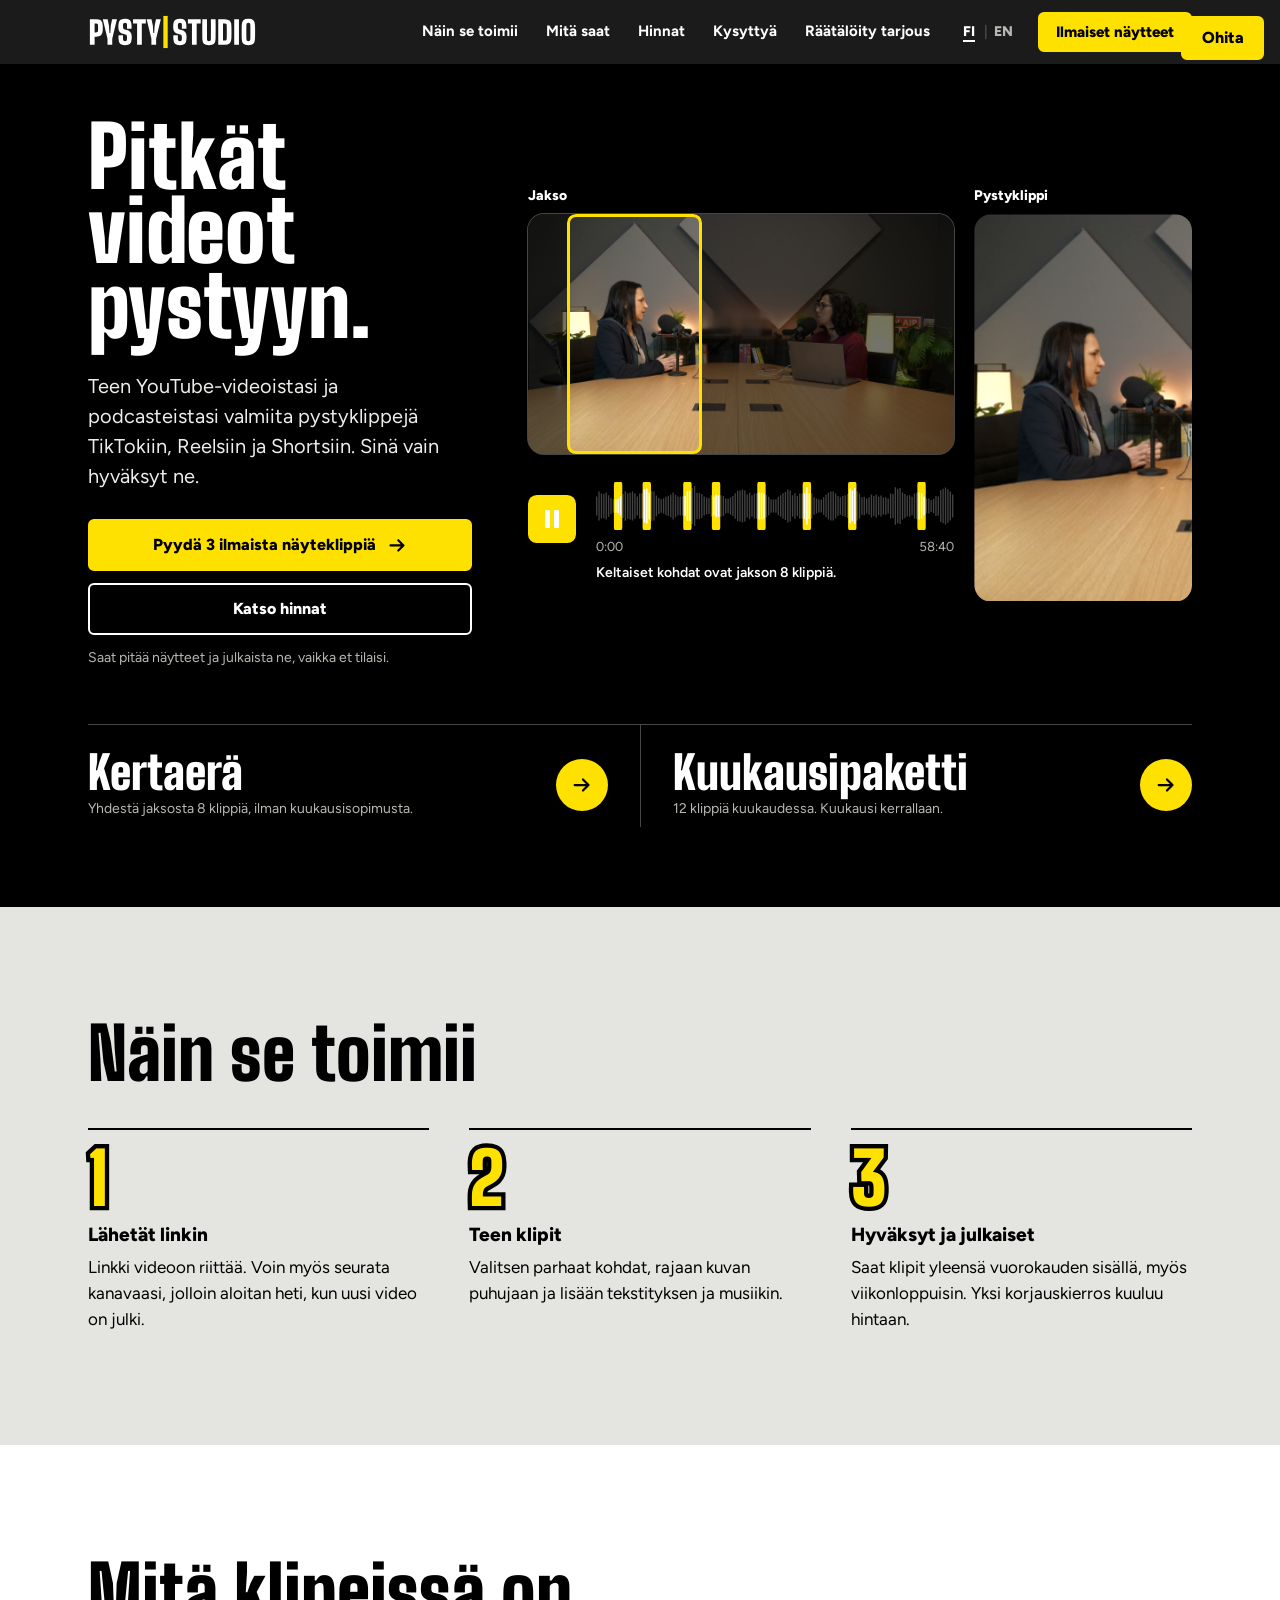
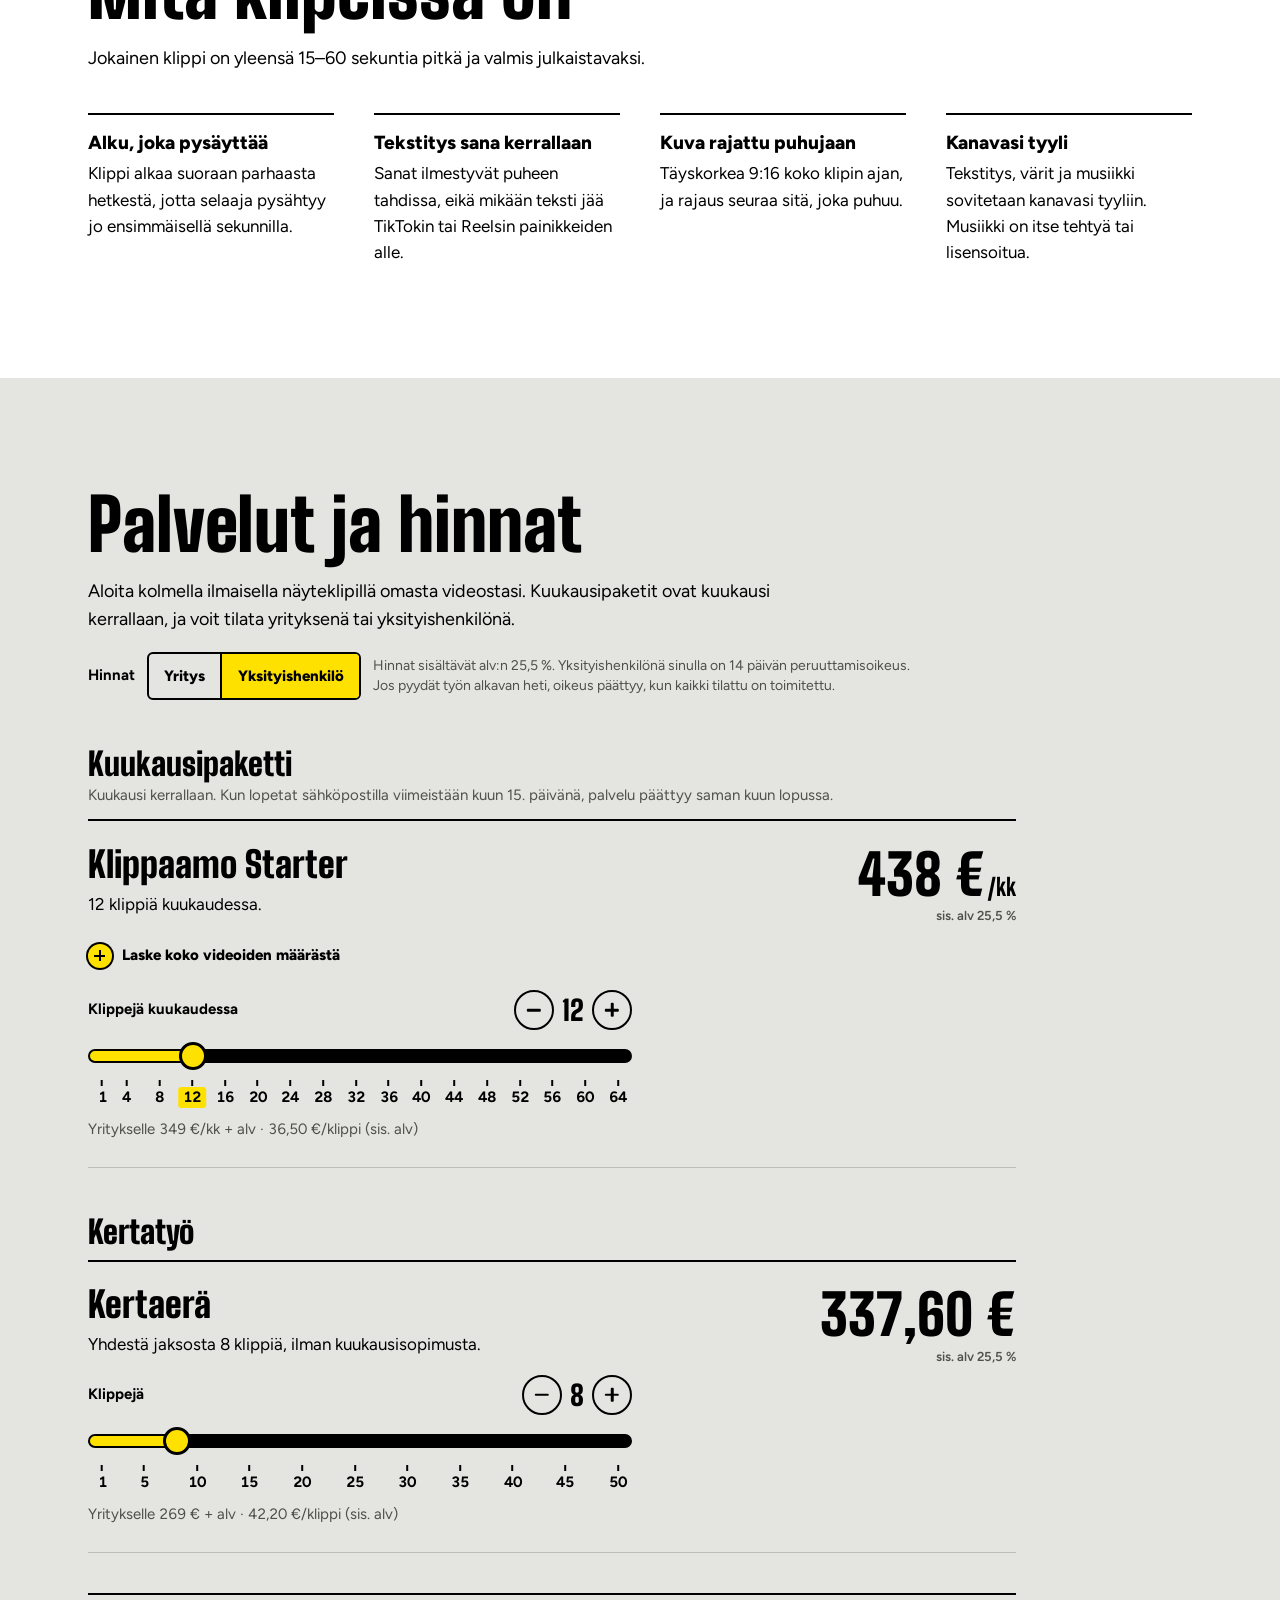
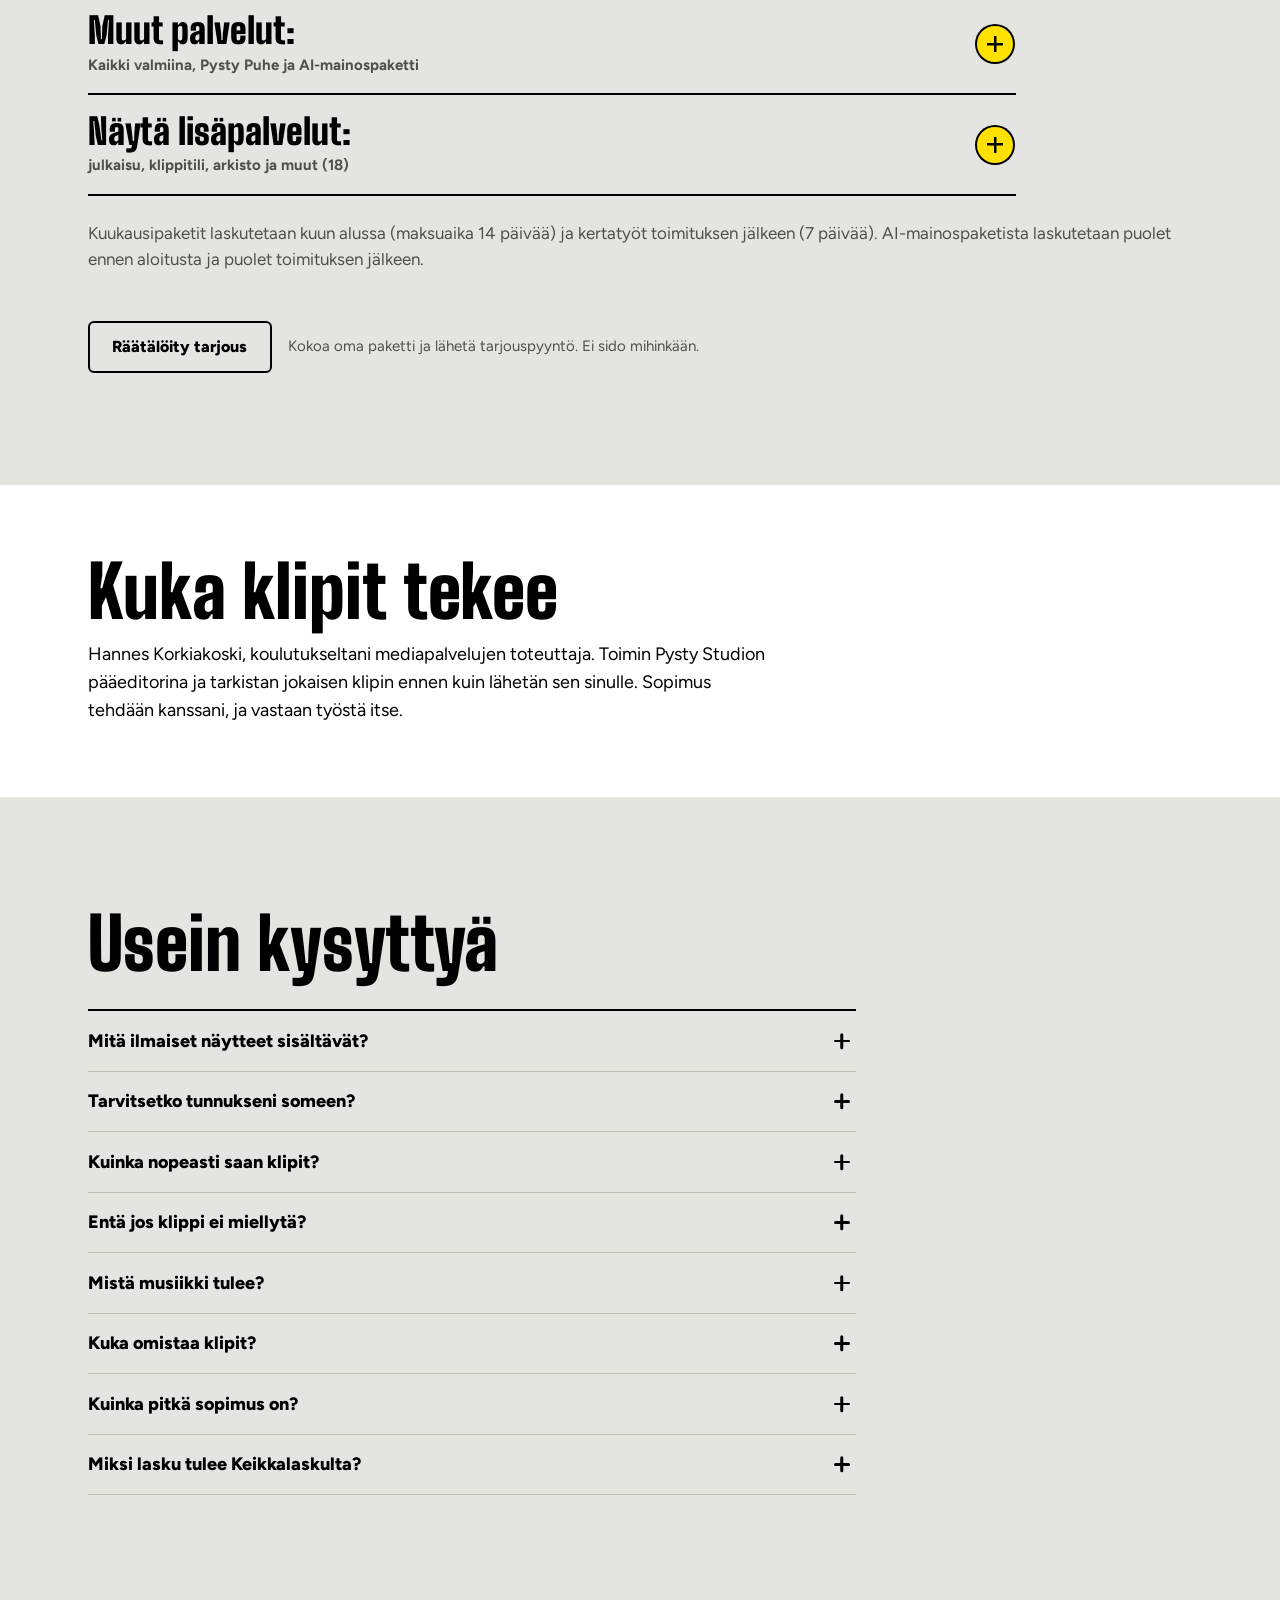
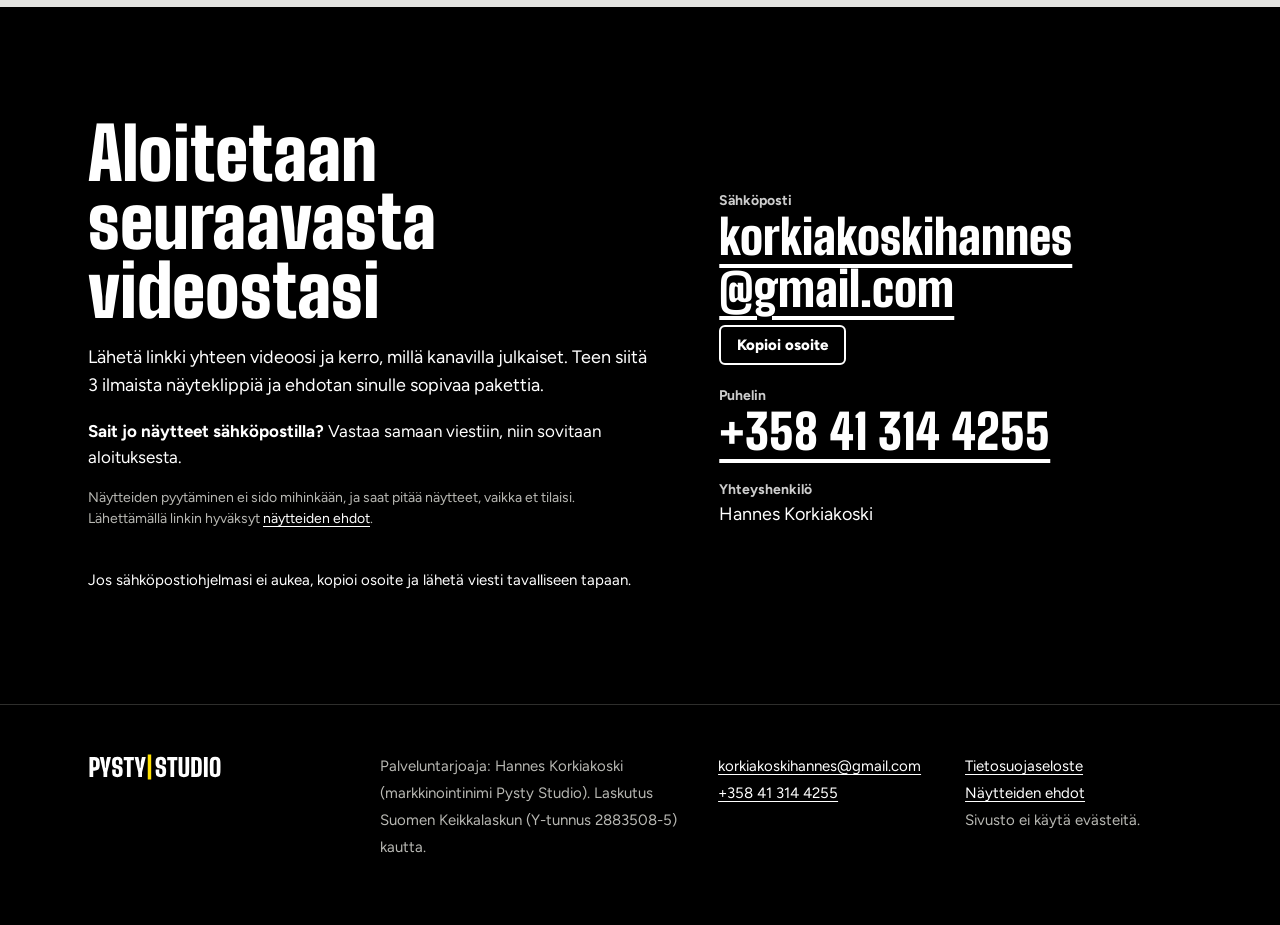
<file: index.html>
<!doctype html>
<html lang="fi">
<head>
  <meta charset="utf-8">
  <meta name="viewport" content="width=device-width, initial-scale=1">
  <title>Pysty Studio – pystyklipit pitkistä videoista ja podcasteista</title>
  <meta name="description" content="Pysty Studio tekee YouTube-videoista ja podcasteista valmiita 9:16-pystyklippejä TikTokiin, Reelsiin ja Shortsiin. 3 ilmaista näyteklippiä.">
  <!-- Hakukoneet ja somejaot. Osoitteet vaihtuvat, jos sivulle tulee oma verkkotunnus (ks. README.md). -->
  <link rel="canonical" href="https://pystystudio.fi/">
  <meta property="og:type" content="website">
  <meta property="og:site_name" content="Pysty Studio">
  <meta property="og:url" content="https://pystystudio.fi/">
  <meta property="og:title" content="Pysty Studio – pitkät videot pystyyn">
  <meta property="og:description" content="Valmiit pystyklipit YouTube-videoista ja podcasteista TikTokiin, Reelsiin ja Shortsiin. 3 ilmaista näyteklippiä.">
  <meta property="og:locale" content="fi_FI">
  <meta property="og:locale:alternate" content="en_US">
  <meta property="og:image" content="https://pystystudio.fi/assets/jakokuva.png">
  <meta property="og:image:type" content="image/png">
  <meta property="og:image:width" content="1200">
  <meta property="og:image:height" content="630">
  <meta property="og:image:alt" content="Pysty Studio: Pitkät videot pystyyn. 3 ilmaista näyteklippiä.">
  <meta name="twitter:card" content="summary_large_image">
  <meta name="theme-color" content="#000000">
  <!-- Kieliversiot: suomi (oletus) ja englanti (en/). -->
  <link rel="alternate" hreflang="fi" href="https://pystystudio.fi/">
  <link rel="alternate" hreflang="en" href="https://pystystudio.fi/en/">
  <link rel="alternate" hreflang="x-default" href="https://pystystudio.fi/">
  <link rel="icon" href="assets/apple-touch-icon.png" type="image/png" sizes="180x180">
  <link rel="icon" href="assets/favicon.svg" type="image/svg+xml">
  <link rel="apple-touch-icon" href="assets/apple-touch-icon.png">
  <!-- Fontit tulevat Google Fontsista. Omalle palvelimelle siirto: ks. README.md -->
  <link rel="preconnect" href="https://fonts.googleapis.com">
  <link rel="preconnect" href="https://fonts.gstatic.com" crossorigin>
  <link rel="stylesheet" href="https://fonts.googleapis.com/css2?family=Big+Shoulders+Display:wght@700..900&family=Figtree:wght@400..900&display=swap">
  <link rel="stylesheet" href="assets/tyyli.css">
  <!-- Pystyviiva-ilme (käytössä 23.10.2026): luokka ilme-uusi sekä assets/ilme-uusi.css ja ilme-uusi.js.
       Avausefekti (data-intro): poistettiin 28.10.2026 ja palautettiin uusittuna 29.10.2026 (noin 1,5 s, ilme-uusi.js). Pidennetty noin 3 sekuntiin 11.11.2026.
       Introa ei näytetä, jos osoitteessa on #-ankkuri tai parametreja (esim. myyntiviestin linkki), paitsi ?intro=1. -->
  <script data-polku="assets/" data-intro>
  (function () {
    var h = document.documentElement, s = document.currentScript, p = s.getAttribute('data-polku');
    h.classList.add('ilme-uusi');
    var liike = !(window.matchMedia && window.matchMedia('(prefers-reduced-motion: reduce)').matches);
    if (liike && 'IntersectionObserver' in window) h.classList.add('ilme-animoi');
    var pakota = /[?&]intro=1(&|$)/.test(location.search);
    if (liike && s.hasAttribute('data-intro') && !location.hash && (!location.search || pakota)) {
      var nahty = false;
      try { nahty = window.localStorage.getItem('pystystudio-intro') === '1'; } catch (e) { nahty = false; }
      if (/[?&]intro=1(&|$)/.test(location.search)) nahty = false;
      if (!nahty) h.classList.add('intro-tulossa');
    }
    document.write('<link rel="stylesheet" href="' + p + 'ilme-uusi.css"><script src="' + p + 'ilme-uusi.js" defer><\/script>');
  })();
  </script>
  <script src="assets/sivu.js" defer></script>
  <script src="assets/hintadata.js" defer></script>
  <script src="assets/valuutta.js" defer></script>
  <script src="assets/hinnat.js" defer></script>
  <script src="assets/sahkoposti.js" defer></script>
</head>
<body>
  <a class="ohituslinkki" href="#sisalto">Siirry sisältöön</a>

  <header class="ylapalkki">
    <div class="kehys ylapalkki-sisalto">
      <a class="logo" href="index.html" aria-label="Pysty Studio, etusivu">
        <img class="logo-vaalea" src="assets/logo.svg" alt="Pysty Studio" width="537" height="121">
        <img class="logo-tumma" src="assets/logo-tumma.svg" alt="" width="537" height="112">
      </a>
      <!-- Kapealla näytöllä (alle 56em) päävalikko avautuu Valikko-napista (sivu.js), ja kielivalinta on valikon lopussa.
           Ilman JavaScriptiä nappi on piilossa ja yläpalkki on kuten ennen. -->
      <nav class="paavalikko" id="paavalikko" aria-label="Päävalikko">
        <a href="#nain-se-toimii">Näin se toimii</a>
        <a href="#klipit">Mitä saat</a>
        <a href="#hinnat">Hinnat</a>
        <a href="#ukk">Kysyttyä</a>
        <a class="paavalikko-tarjous" href="tarjous.html" data-tarjouslinkki>Räätälöity tarjous</a>
        <span class="paavalikko-kielet">
          <a href="index.html" lang="fi" hreflang="fi" aria-current="page" aria-label="FI – suomeksi">FI</a>
          <a href="en/index.html" lang="en" hreflang="en" aria-label="EN – in English" data-kielilinkki>EN</a>
        </span>
      </nav>
      <nav class="kielet" aria-label="Kieli – Language">
        <a href="index.html" lang="fi" hreflang="fi" aria-current="page" aria-label="FI – suomeksi">FI</a>
        <span class="kielet-vali" aria-hidden="true">|</span>
        <a href="en/index.html" lang="en" hreflang="en" aria-label="EN – in English" data-kielilinkki>EN</a>
      </nav>
      <a class="nappi nappi-ensisijainen nappi-pieni" href="#yhteys">Ilmaiset näytteet</a>
      <button class="valikko-nappi" type="button" aria-expanded="false" aria-controls="paavalikko" hidden>
        <span class="valikko-kuvake" aria-hidden="true"></span><span class="piilotettu">Valikko</span>
      </button>
    </div>
  </header>

  <main id="sisalto">
    <section class="hero" aria-labelledby="hero-otsikko">
      <div class="kehys hero-ruudukko">
        <div class="hero-teksti">
          <h1 id="hero-otsikko"><span>Pitkät</span> <span>videot</span> <span class="kursori">pystyyn.</span></h1>
          <p class="ingressi">Teen YouTube-videoistasi ja podcasteistasi valmiita pystyklippejä TikTokiin, Reelsiin ja Shortsiin. Sinä vain hyväksyt ne.</p>
          <div class="toiminnot">
            <a class="nappi nappi-ensisijainen" href="mailto:korkiakoskihannes@gmail.com?subject=Ilmaiset%20n%C3%A4yteklipit&amp;body=Hei%20Hannes%2C%0A%0Ahaluaisin%203%20ilmaista%20n%C3%A4yteklippi%C3%A4.%0A%0ALinkki%20videoon%20tai%20jaksoon%3A%20%0AKanavan%20nimi%20tai%20linkki%3A%20%0AKanavat%2C%20joilla%20julkaisen%20(TikTok%2C%20Instagram%20Reels%2C%20YouTube%20Shorts)%3A%20%0A%0AToiveet%20(vapaaehtoinen)%3A%0A-%20Kohdat%2C%20joista%20haluan%20klipit%20(aikaleimat)%3A%20%0A-%20Tyyli%20(tekstityksen%20v%C3%A4rit%2C%20fontti%2C%20musiikki)%3A%20%0A-%20Kenelle%20kanava%20on%20suunnattu%3A%20%0A%0ANimi%3A%20%0AYritys%20ja%20Y-tunnus%20(jos%20tilaan%20yrityksen%C3%A4)%3A%20%0A%0AHyv%C3%A4ksyn%20n%C3%A4ytteiden%20ehdot%3A%20https%3A%2F%2Fpystystudio.fi%2Fnaytteet.html%0A"><span>Pyydä 3 ilmaista näyteklippiä</span><svg class="nuoli" viewBox="0 0 24 24" aria-hidden="true" focusable="false"><path d="M4 12h15m-6-6 6 6-6 6" fill="none" stroke="currentColor" stroke-width="2.4" stroke-linecap="round" stroke-linejoin="round"/></svg></a>
            <a class="nappi nappi-toissijainen" href="#hinnat">Katso hinnat</a>
          </div>
          <p class="pienteksti">Saat pitää näytteet ja julkaista ne, vaikka et tilaisi.</p>
        </div>

        <figure class="demo" data-demo data-puhuja="a">
          <!-- Teema 11.11.2026 (Hanneksen ChatGPT-luonnokset): vaakajakso ja pystyklippi rinnakkain. Keltainen rajain näyttää,
               mistä kohdasta klippi rajataan, ja hyppää puhujaan (sivu.js). Sama Pexels-video kuin klipissä. -->
          <div class="demo-jakso">
            <p class="demo-nimi" aria-hidden="true"><span>Jakso</span></p>
            <div class="lahde" aria-hidden="true">
              <video class="lahde-video" src="assets/esimerkki-podcast.mp4" poster="assets/esimerkki-podcast.jpg" autoplay muted loop playsinline preload="auto" disablepictureinpicture disableremoteplayback tabindex="-1"></video>
              <span class="rajain"></span>
            </div>
          </div>
          <div class="demo-rivi">
            <p class="demo-nimi" aria-hidden="true"><span>Pystyklippi</span></p>
            <div class="klippi" aria-hidden="true">
              <div class="klippi-sisalto" data-puhuja="a">
                <!-- Oikea podcastkuva (10.11.2026, Hanneksen pyyntö: piirroksen tilalle mainosvideon oikeat ihmiset). Pexels 37874132, Pexels License, sama kuin mainoksessa p7, neonkyltti ja kannettavan merkki poistettu. 14 s saumaton silmukka. Rajaus puhujaan: tyyli.css, ohjaus: sivu.js. -->
                <video class="kohtaus" src="assets/esimerkki-podcast.mp4" poster="assets/esimerkki-podcast.jpg" autoplay muted loop playsinline preload="auto" disablepictureinpicture disableremoteplayback aria-hidden="true" tabindex="-1"></video>
                <p class="tekstitys" aria-hidden="true">tulee kahdeksan klippiä.</p>
              </div>
            </div>
          </div>
          <!-- Jakson aikajana: keltainen kursori kelaa kohtaan, josta puhelimen klippi on tehty (sivu.js). -->
          <figure class="aikajana">
            <div class="aikajana-rata">
              <svg class="aikajana-aalto" viewBox="0 0 1200 60" preserveAspectRatio="none" aria-hidden="true" focusable="false">
                <defs>
                  <clipPath id="klippikohdat">
                    <rect x="62" width="24" height="60"/><rect x="158" width="24" height="60"/>
                    <rect x="294" width="24" height="60"/><rect x="390" width="24" height="60"/>
                    <rect x="542" width="24" height="60"/><rect x="694" width="24" height="60"/>
                    <rect x="846" width="24" height="60"/><rect x="1078" width="24" height="60"/>
                  </clipPath>
                  <path id="aalto" d="M0 18.0h4.5v24h-4.5zM8 12.0h4.5v36h-4.5zM16 14.5h4.5v31h-4.5zM24 15.0h4.5v30h-4.5zM32 13.0h4.5v34h-4.5zM40 16.5h4.5v27h-4.5zM48 20.0h4.5v20h-4.5zM56 21.5h4.5v17h-4.5zM64 22.0h4.5v16h-4.5zM72 21.0h4.5v18h-4.5zM80 18.0h4.5v24h-4.5zM88 15.0h4.5v30h-4.5zM96 11.5h4.5v37h-4.5zM104 14.0h4.5v32h-4.5zM112 13.0h4.5v34h-4.5zM120 12.0h4.5v36h-4.5zM128 14.0h4.5v32h-4.5zM136 18.0h4.5v24h-4.5zM144 14.5h4.5v31h-4.5zM152 14.0h4.5v32h-4.5zM160 9.0h4.5v42h-4.5zM168 8.0h4.5v44h-4.5zM176 13.5h4.5v33h-4.5zM184 11.5h4.5v37h-4.5zM192 12.0h4.5v36h-4.5zM200 17.0h4.5v26h-4.5zM208 20.0h4.5v20h-4.5zM216 21.5h4.5v17h-4.5zM224 20.5h4.5v19h-4.5zM232 18.5h4.5v23h-4.5zM240 17.5h4.5v25h-4.5zM248 16.0h4.5v28h-4.5zM256 13.0h4.5v34h-4.5zM264 16.0h4.5v28h-4.5zM272 18.0h4.5v24h-4.5zM280 18.5h4.5v23h-4.5zM288 18.0h4.5v24h-4.5zM296 17.5h4.5v25h-4.5zM304 11.5h4.5v37h-4.5zM312 11.0h4.5v38h-4.5zM320 7.5h4.5v45h-4.5zM328 5.0h4.5v50h-4.5zM336 13.5h4.5v33h-4.5zM344 13.5h4.5v33h-4.5zM352 15.0h4.5v30h-4.5zM360 18.0h4.5v24h-4.5zM368 19.5h4.5v21h-4.5zM376 20.0h4.5v20h-4.5zM384 16.5h4.5v27h-4.5zM392 18.5h4.5v23h-4.5zM400 16.0h4.5v28h-4.5zM408 16.5h4.5v27h-4.5zM416 16.5h4.5v27h-4.5zM424 17.5h4.5v25h-4.5zM432 20.5h4.5v19h-4.5zM440 21.0h4.5v18h-4.5zM448 19.5h4.5v21h-4.5zM456 17.5h4.5v25h-4.5zM464 14.0h4.5v32h-4.5zM472 11.0h4.5v38h-4.5zM480 10.5h4.5v39h-4.5zM488 9.5h4.5v41h-4.5zM496 10.5h4.5v39h-4.5zM504 15.5h4.5v29h-4.5zM512 13.5h4.5v33h-4.5zM520 16.5h4.5v27h-4.5zM528 14.5h4.5v31h-4.5zM536 14.0h4.5v32h-4.5zM544 13.0h4.5v34h-4.5zM552 13.5h4.5v33h-4.5zM560 14.5h4.5v31h-4.5zM568 16.0h4.5v28h-4.5zM576 18.5h4.5v23h-4.5zM584 21.5h4.5v17h-4.5zM592 22.0h4.5v16h-4.5zM600 21.5h4.5v17h-4.5zM608 18.5h4.5v23h-4.5zM616 16.5h4.5v27h-4.5zM624 14.0h4.5v32h-4.5zM632 12.5h4.5v35h-4.5zM640 9.5h4.5v41h-4.5zM648 10.5h4.5v39h-4.5zM656 16.5h4.5v27h-4.5zM664 14.0h4.5v32h-4.5zM672 17.5h4.5v25h-4.5zM680 14.5h4.5v31h-4.5zM688 14.5h4.5v31h-4.5zM696 14.0h4.5v32h-4.5zM704 7.0h4.5v46h-4.5zM712 14.0h4.5v32h-4.5zM720 14.0h4.5v32h-4.5zM728 19.0h4.5v22h-4.5zM736 20.5h4.5v19h-4.5zM744 22.0h4.5v16h-4.5zM752 22.0h4.5v16h-4.5zM760 19.0h4.5v22h-4.5zM768 16.0h4.5v28h-4.5zM776 13.0h4.5v34h-4.5zM784 12.0h4.5v36h-4.5zM792 12.0h4.5v36h-4.5zM800 14.5h4.5v31h-4.5zM808 17.5h4.5v25h-4.5zM816 19.0h4.5v22h-4.5zM824 17.5h4.5v25h-4.5zM832 16.5h4.5v27h-4.5zM840 15.0h4.5v30h-4.5zM848 8.5h4.5v43h-4.5zM856 11.0h4.5v38h-4.5zM864 7.5h4.5v45h-4.5zM872 12.0h4.5v36h-4.5zM880 14.5h4.5v31h-4.5zM888 19.0h4.5v22h-4.5zM896 18.5h4.5v23h-4.5zM904 20.5h4.5v19h-4.5zM912 19.0h4.5v22h-4.5zM920 15.5h4.5v29h-4.5zM928 17.5h4.5v25h-4.5zM936 15.5h4.5v29h-4.5zM944 18.5h4.5v23h-4.5zM952 17.0h4.5v26h-4.5zM960 19.5h4.5v21h-4.5zM968 19.0h4.5v22h-4.5zM976 20.5h4.5v19h-4.5zM984 14.5h4.5v31h-4.5zM992 15.0h4.5v30h-4.5zM1000 6.5h4.5v47h-4.5zM1008 8.5h4.5v43h-4.5zM1016 7.5h4.5v45h-4.5zM1024 13.0h4.5v34h-4.5zM1032 15.0h4.5v30h-4.5zM1040 17.0h4.5v26h-4.5zM1048 16.5h4.5v27h-4.5zM1056 18.5h4.5v23h-4.5zM1064 14.5h4.5v31h-4.5zM1072 13.5h4.5v33h-4.5zM1080 13.0h4.5v34h-4.5zM1088 14.5h4.5v31h-4.5zM1096 18.5h4.5v23h-4.5zM1104 20.5h4.5v19h-4.5zM1112 20.5h4.5v19h-4.5zM1120 22.5h4.5v15h-4.5zM1128 21.0h4.5v18h-4.5zM1136 17.5h4.5v25h-4.5zM1144 18.0h4.5v24h-4.5zM1152 10.0h4.5v40h-4.5zM1160 8.5h4.5v43h-4.5zM1168 7.0h4.5v46h-4.5zM1176 9.0h4.5v42h-4.5zM1184 12.0h4.5v36h-4.5zM1192 15.5h4.5v29h-4.5z"/>
                </defs>
                <g class="aikajana-kohdat">
                  <rect x="60" y="0" width="28" height="60" rx="4"/><rect x="156" y="0" width="28" height="60" rx="4"/>
                  <rect x="292" y="0" width="28" height="60" rx="4"/><rect x="388" y="0" width="28" height="60" rx="4"/>
                  <rect x="540" y="0" width="28" height="60" rx="4"/><rect x="692" y="0" width="28" height="60" rx="4"/>
                  <rect x="844" y="0" width="28" height="60" rx="4"/><rect x="1076" y="0" width="28" height="60" rx="4"/>
                </g>
                <use href="#aalto" class="aikajana-puhe"/>
                <use href="#aalto" class="aikajana-valitut" clip-path="url(#klippikohdat)"/>
              </svg>
              <span class="aikajana-kursori" aria-hidden="true" hidden><span class="aikajana-aika">0:00</span></span>
            </div>
            <div class="aikajana-ajat" aria-hidden="true"><span>0:00</span><span>58:40</span></div>
            <figcaption>Keltaiset kohdat ovat jakson 8 klippiä.</figcaption>
          </figure>
          <button class="demo-tauko" type="button" hidden><span class="demo-tauko-kuvake" aria-hidden="true"></span><span class="demo-tauko-teksti piilotettu">Pysäytä esimerkki</span></button>
          <figcaption class="piilotettu">Esimerkki: podcastjakson kuva rajataan pystyyn puhujan kohdalle, ja tekstitys etenee sana kerrallaan.</figcaption>
        </figure>
      </div>
      <!-- Teema 11.11.2026: Kertaerä | Kuukausipaketti (luonnos 24458d67). Nimet ja kuvaukset ovat hintakorttien nykyiset tekstit. Linkit vievät hintakortteihin, hinnat vain hinnastossa (hintadata.js). -->
      <div class="kehys palveluvalinta">
        <ul class="palveluvalinta-lista" aria-label="Palvelut">
          <li><a class="palveluvalinta-rivi" href="#kertatyo"><span class="palveluvalinta-nimi">Kertaerä</span><span class="palveluvalinta-kuvaus">Yhdestä jaksosta 8 klippiä, ilman kuukausisopimusta.</span><span class="palveluvalinta-nuoli"><svg class="nuoli" viewBox="0 0 24 24" aria-hidden="true" focusable="false"><path d="M4 12h15m-6-6 6 6-6 6" fill="none" stroke="currentColor" stroke-width="2.4" stroke-linecap="round" stroke-linejoin="round"/></svg></span></a></li>
          <li><a class="palveluvalinta-rivi" href="#kuukausipaketti"><span class="palveluvalinta-nimi">Kuukausipaketti</span><span class="palveluvalinta-kuvaus">12 klippiä kuukaudessa. Kuukausi kerrallaan.</span><span class="palveluvalinta-nuoli"><svg class="nuoli" viewBox="0 0 24 24" aria-hidden="true" focusable="false"><path d="M4 12h15m-6-6 6 6-6 6" fill="none" stroke="currentColor" stroke-width="2.4" stroke-linecap="round" stroke-linejoin="round"/></svg></span></a></li>
        </ul>
      </div>
    </section>

    <section id="nain-se-toimii" class="osio" aria-labelledby="vaiheet-otsikko">
      <div class="kehys">
        <h2 id="vaiheet-otsikko">Näin se toimii</h2>
        <ol class="vaiheet">
          <li>
            <h3>Lähetät linkin</h3>
            <p>Linkki videoon riittää. Voin myös seurata kanavaasi, jolloin aloitan heti, kun uusi video on julki.</p>
          </li>
          <li>
            <h3>Teen klipit</h3>
            <p>Valitsen parhaat kohdat, rajaan kuvan puhujaan ja lisään tekstityksen ja musiikin.</p>
          </li>
          <li>
            <h3>Hyväksyt ja julkaiset</h3>
            <p>Saat klipit yleensä vuorokauden sisällä, myös viikonloppuisin. Yksi korjauskierros kuuluu hintaan.</p>
          </li>
        </ol>
      </div>
    </section>

    <section id="klipit" class="osio osio-pinta" aria-labelledby="klipit-otsikko">
      <div class="kehys">
        <h2 id="klipit-otsikko">Mitä klipeissä on</h2>
        <p class="johdanto">Jokainen klippi on yleensä 15–60 sekuntia pitkä ja valmis julkaistavaksi.</p>
        <!-- Kevennetty 28.10.2026 (Hanneksen veljen palaute): kaavio ja tekniset luvut pois, neljä asiaa lyhyesti. -->
        <ul class="ominaisuudet ominaisuudet-tiivis">
          <li>
            <h3>Alku, joka pysäyttää</h3>
            <p>Klippi alkaa suoraan parhaasta hetkestä, jotta selaaja pysähtyy jo ensimmäisellä sekunnilla.</p>
          </li>
          <li>
            <h3>Tekstitys sana kerrallaan</h3>
            <p>Sanat ilmestyvät puheen tahdissa, eikä mikään teksti jää TikTokin tai Reelsin painikkeiden alle.</p>
          </li>
          <li>
            <h3>Kuva rajattu puhujaan</h3>
            <p>Täyskorkea 9:16 koko klipin ajan, ja rajaus seuraa sitä, joka puhuu.</p>
          </li>
          <li>
            <h3>Kanavasi tyyli</h3>
            <p>Tekstitys, värit ja musiikki sovitetaan kanavasi tyyliin. Musiikki on itse tehtyä tai lisensoitua.</p>
          </li>
        </ul>
      </div>
    </section>

    <section id="hinnat" class="osio" aria-labelledby="hinnat-otsikko">
      <div class="kehys">
        <h2 id="hinnat-otsikko">Palvelut ja hinnat</h2>
        <p class="johdanto">Aloita kolmella ilmaisella näyteklipillä omasta videostasi. Kuukausipaketit ovat kuukausi kerrallaan, ja voit tilata yrityksenä tai yksityishenkilönä.</p>

        <!-- Hintatapa Yksityishenkilö | Yritys (assets/hinnat.js): yksityishenkilölle hinnat alv:n kanssa, yritykselle alv 0 %.
             Oletus on yksityishenkilö. Valinta muistetaan selaimessa, ja osoitteella ?hinnat=yritys sivu aukeaa yrityksen hinnoilla.
             Huomautuksen tekstit ovat data-kuluttaja- ja data-yritys-kentissä. Ilman JavaScriptiä valitsin on piilossa,
             ja kortit näyttävät alv 0 % -hinnan ja yhteenvetorivillä hinnan alv:n kanssa. -->
        <div class="valuutta" data-hintatapa-valitsin hidden>
          <span class="valuutta-otsikko" id="hintatapa-otsikko">Hinnat</span>
          <div class="valuutta-napit" role="group" aria-labelledby="hintatapa-otsikko">
            <button type="button" data-hintatapa-nappi="yritys" aria-pressed="false">Yritys</button>
            <button type="button" data-hintatapa-nappi="kuluttaja" aria-pressed="true">Yksityishenkilö</button>
          </div>
          <p class="valuutta-huomio" data-hintatapa-huomio data-kuluttaja="Hinnat sisältävät alv:n 25,5 %. Yksityishenkilönä sinulla on 14 päivän peruuttamisoikeus. Jos pyydät työn alkavan heti, oikeus päättyy, kun kaikki tilattu on toimitettu." data-yritys="Hinnat ovat alv 0 %, ja laskuun lisätään alv 25,5 %."></p>
          <p class="piilotettu" data-hintatapa-ilmoitus aria-live="polite"></p>
        </div>
        <!-- Hintavivut palautettu 28.10.2026 (Hanneksen pyyntö: vipu oli kivemman näköinen kuin pakettikortit). Klippaamossa koot 4–64,
             videoita 1–20 ja klippiä per video 1–8 kuten tarjoussivulla. Kapealla porrasrivillä näkyvät vain data-avain-numerot.
             Hintasäätimet: hinnat ovat tiedostossa assets/hintadata.js (data-saadin kertoo, mikä palvelu).
             Portaat (n = klippejä) ja portaiden omat nimet ovat kortin data-portaat-attribuutissa.
             data-oletus on oletusportaan järjestysnumero (0 = ensimmäinen). Ilman JavaScriptiä näkyy oletusporras,
             joten kortin teksteissä on oletusportaan luvut. Muutos: päivitä hintadata.js ja oletusportaan tekstit
             sekä tähän että en/index.html-tiedostoon. Kiinteät hinnat: data-hinta="nimi" (hintadata.js, kiinteat).
             Säätimissä on autocomplete="off" (Takaisin-nappi, ks. hinnat.js). -->

        <div class="hintaryhma" id="kuukausipaketti">
          <div class="hintaryhma-otsikko">
            <h3>Kuukausipaketti</h3>
            <p>Kuukausi kerrallaan. Kun lopetat sähköpostilla viimeistään kuun 15. päivänä, palvelu päättyy saman kuun lopussa.</p>
          </div>
          <ul class="hinnasto">
            <li class="hintarivi saadinrivi" data-saadin="klippaamo" data-nimi="Klippaamo" data-malli="{n} {yksikko} kuukaudessa." data-yksikko="klippi|klippiä" data-per="klippi" data-kk data-oletus="11"
                data-portaat='[{"n":1},{"n":2},{"n":3},{"n":4},{"n":5},{"n":6},{"n":7},{"n":8},{"n":9},{"n":10},{"n":11},{"n":12,"nimi":"Klippaamo Starter"},{"n":13},{"n":14},{"n":15},{"n":16},{"n":17},{"n":18},{"n":19},{"n":20},{"n":21},{"n":22},{"n":23},{"n":24,"nimi":"Klippaamo Pro","lisa":"+ valmis julkaisuteksti jokaiselle klipille"},{"n":25,"nimi":"Klippaamo Pro","lisa":"+ valmis julkaisuteksti jokaiselle klipille"},{"n":26,"nimi":"Klippaamo Pro","lisa":"+ valmis julkaisuteksti jokaiselle klipille"},{"n":27,"nimi":"Klippaamo Pro","lisa":"+ valmis julkaisuteksti jokaiselle klipille"},{"n":28,"nimi":"Klippaamo Pro","lisa":"+ valmis julkaisuteksti jokaiselle klipille"},{"n":29,"nimi":"Klippaamo Pro","lisa":"+ valmis julkaisuteksti jokaiselle klipille"},{"n":30,"nimi":"Klippaamo Pro","lisa":"+ valmis julkaisuteksti jokaiselle klipille"},{"n":31,"nimi":"Klippaamo Pro","lisa":"+ valmis julkaisuteksti jokaiselle klipille"},{"n":32,"nimi":"Klippaamo Pro","lisa":"+ valmis julkaisuteksti jokaiselle klipille"},{"n":33,"nimi":"Klippaamo Pro","lisa":"+ valmis julkaisuteksti jokaiselle klipille"},{"n":34,"nimi":"Klippaamo Pro","lisa":"+ valmis julkaisuteksti jokaiselle klipille"},{"n":35,"nimi":"Klippaamo Pro","lisa":"+ valmis julkaisuteksti jokaiselle klipille"},{"n":36,"nimi":"Klippaamo Pro","lisa":"+ valmis julkaisuteksti jokaiselle klipille"},{"n":37,"nimi":"Klippaamo Pro","lisa":"+ valmis julkaisuteksti jokaiselle klipille"},{"n":38,"nimi":"Klippaamo Pro","lisa":"+ valmis julkaisuteksti jokaiselle klipille"},{"n":39,"nimi":"Klippaamo Pro","lisa":"+ valmis julkaisuteksti jokaiselle klipille"},{"n":40,"nimi":"Klippaamo Pro","lisa":"+ valmis julkaisuteksti jokaiselle klipille"},{"n":41,"nimi":"Klippaamo Pro","lisa":"+ valmis julkaisuteksti jokaiselle klipille"},{"n":42,"nimi":"Klippaamo Pro","lisa":"+ valmis julkaisuteksti jokaiselle klipille"},{"n":43,"nimi":"Klippaamo Pro","lisa":"+ valmis julkaisuteksti jokaiselle klipille"},{"n":44,"nimi":"Klippaamo Pro","lisa":"+ valmis julkaisuteksti jokaiselle klipille"},{"n":45,"nimi":"Klippaamo Pro","lisa":"+ valmis julkaisuteksti jokaiselle klipille"},{"n":46,"nimi":"Klippaamo Pro","lisa":"+ valmis julkaisuteksti jokaiselle klipille"},{"n":47,"nimi":"Klippaamo Pro","lisa":"+ valmis julkaisuteksti jokaiselle klipille"},{"n":48,"nimi":"Klippaamo Pro","lisa":"+ valmis julkaisuteksti jokaiselle klipille"},{"n":49,"nimi":"Klippaamo Pro","lisa":"+ valmis julkaisuteksti jokaiselle klipille"},{"n":50,"nimi":"Klippaamo Pro","lisa":"+ valmis julkaisuteksti jokaiselle klipille"},{"n":51,"nimi":"Klippaamo Pro","lisa":"+ valmis julkaisuteksti jokaiselle klipille"},{"n":52,"nimi":"Klippaamo Pro","lisa":"+ valmis julkaisuteksti jokaiselle klipille"},{"n":53,"nimi":"Klippaamo Pro","lisa":"+ valmis julkaisuteksti jokaiselle klipille"},{"n":54,"nimi":"Klippaamo Pro","lisa":"+ valmis julkaisuteksti jokaiselle klipille"},{"n":55,"nimi":"Klippaamo Pro","lisa":"+ valmis julkaisuteksti jokaiselle klipille"},{"n":56,"nimi":"Klippaamo Pro","lisa":"+ valmis julkaisuteksti jokaiselle klipille"},{"n":57,"nimi":"Klippaamo Pro","lisa":"+ valmis julkaisuteksti jokaiselle klipille"},{"n":58,"nimi":"Klippaamo Pro","lisa":"+ valmis julkaisuteksti jokaiselle klipille"},{"n":59,"nimi":"Klippaamo Pro","lisa":"+ valmis julkaisuteksti jokaiselle klipille"},{"n":60,"nimi":"Klippaamo Pro","lisa":"+ valmis julkaisuteksti jokaiselle klipille"},{"n":61,"nimi":"Klippaamo Pro","lisa":"+ valmis julkaisuteksti jokaiselle klipille"},{"n":62,"nimi":"Klippaamo Pro","lisa":"+ valmis julkaisuteksti jokaiselle klipille"},{"n":63,"nimi":"Klippaamo Pro","lisa":"+ valmis julkaisuteksti jokaiselle klipille"},{"n":64,"nimi":"Klippaamo Pro","lisa":"+ valmis julkaisuteksti jokaiselle klipille"}]'>
              <div>
                <h4 data-nimi>Klippaamo Starter</h4>
                <p data-kuvaus>12 klippiä kuukaudessa.</p>
              </div>
              <p class="hinta"><span class="summa" data-summa>349&nbsp;€</span><span class="jakso">/kk</span><span class="alv">+ alv 25,5&nbsp;%</span></p>
              <div class="saadin" hidden>
                <!-- Laskuri on suljettavan otsikon takana (28.10.2026), jotta kortissa näkyy yksi säädin. Laskuri siirtää alla olevan säätimen.
                     Osoitteen valinnat ?videot=&per= avaavat sen (hinnat.js). -->
                <details class="apu-avattava">
                  <summary>Laske koko videoiden määrästä</summary>
                  <!-- Apusäätimet: videoita × klippiä per video siirtää pakettisäätimen pienimpään riittävään portaaseen.
                       data-arvot = säätimen arvot, data-oletus = oletusarvon järjestysnumero (0 = ensimmäinen). -->
                  <div class="apusaatimet" data-apusaatimet role="group" aria-labelledby="apu-otsikko" hidden>
                    <p class="apu-otsikko piilotettu" id="apu-otsikko">Laske paketin koko</p>
                    <div class="apusaadin">
                      <div class="saadin-otsikko"><label for="saadin-videot">Videoita kuukaudessa</label><span class="saadin-arvo" data-apu-arvo="videot" aria-hidden="true">4</span></div>
                      <input class="saadin-input" type="range" id="saadin-videot" min="0" max="19" step="1" value="3" autocomplete="off" data-apu="videot" data-arvot="[1,2,3,4,5,6,7,8,9,10,11,12,13,14,15,16,17,18,19,20]" data-oletus="3">
                      <div class="portaat portaat-tiheat" aria-hidden="true" style="--n:20"><span style="--i:0" data-i="0" data-avain>1</span><span style="--i:1" data-i="1">2</span><span style="--i:2" data-i="2">3</span><span style="--i:3" data-i="3">4</span><span style="--i:4" data-i="4" data-avain>5</span><span style="--i:5" data-i="5">6</span><span style="--i:6" data-i="6">7</span><span style="--i:7" data-i="7">8</span><span style="--i:8" data-i="8">9</span><span style="--i:9" data-i="9" data-avain>10</span><span style="--i:10" data-i="10">11</span><span style="--i:11" data-i="11">12</span><span style="--i:12" data-i="12">13</span><span style="--i:13" data-i="13">14</span><span style="--i:14" data-i="14" data-avain>15</span><span style="--i:15" data-i="15">16</span><span style="--i:16" data-i="16">17</span><span style="--i:17" data-i="17">18</span><span style="--i:18" data-i="18">19</span><span style="--i:19" data-i="19" data-avain>20</span></div>
                    </div>
                    <div class="apusaadin">
                      <div class="saadin-otsikko"><label for="saadin-per-video">Klippiä per video</label><span class="saadin-arvo" data-apu-arvo="per" aria-hidden="true">3</span></div>
                      <input class="saadin-input" type="range" id="saadin-per-video" min="0" max="7" step="1" value="2" autocomplete="off" data-apu="per" data-arvot="[1,2,3,4,5,6,7,8]" data-oletus="2">
                      <div class="portaat" aria-hidden="true" style="--n:8"><span style="--i:0" data-i="0">1</span><span style="--i:1" data-i="1">2</span><span style="--i:2" data-i="2">3</span><span style="--i:3" data-i="3">4</span><span style="--i:4" data-i="4">5</span><span style="--i:5" data-i="5">6</span><span style="--i:6" data-i="6">7</span><span style="--i:7" data-i="7">8</span></div>
                    </div>
                    <div class="apu-tulos">
                      <p class="apu-yhteensa" data-apu-yhteensa>Yhteensä 12 klippiä kuukaudessa</p>
                      <p class="apu-viesti" data-apu-viesti hidden><span data-apu-viesti-teksti></span> <a data-apu-tarjous href="mailto:korkiakoskihannes@gmail.com?subject=Tarjouspyynt%C3%B6%3A%20yli%2064%20klippi%C3%A4%20kuukaudessa&amp;body=Hei%2C%0A%0AVideoita%20kuukaudessa%3A%20%0AKlippi%C3%A4%20per%20video%3A%20%0AKanava%3A%20%0A" hidden>Kysy tarjous</a></p>
                      <p class="piilotettu" data-apu-ilmoitus aria-live="polite"></p>
                    </div>
                  </div>
                </details>
                <div class="saadin-otsikko"><label for="saadin-kuukausi">Klippejä kuukaudessa</label><span class="saadin-arvo" data-arvo aria-hidden="true">12</span></div>
                <input class="saadin-input" type="range" id="saadin-kuukausi" min="0" max="63" step="1" value="11" autocomplete="off">
                <div class="portaat portaat-tiheat" aria-hidden="true" style="--n:64"><span style="--i:0" data-i="0" data-avain>1</span><span style="--i:1" data-i="1">2</span><span style="--i:2" data-i="2">3</span><span style="--i:3" data-i="3" data-avain-leve>4</span><span style="--i:4" data-i="4">5</span><span style="--i:5" data-i="5">6</span><span style="--i:6" data-i="6">7</span><span style="--i:7" data-i="7" data-avain-leve>8</span><span style="--i:8" data-i="8">9</span><span style="--i:9" data-i="9">10</span><span style="--i:10" data-i="10">11</span><span style="--i:11" data-i="11" data-avain-leve>12</span><span style="--i:12" data-i="12">13</span><span style="--i:13" data-i="13">14</span><span style="--i:14" data-i="14">15</span><span style="--i:15" data-i="15" data-avain>16</span><span style="--i:16" data-i="16">17</span><span style="--i:17" data-i="17">18</span><span style="--i:18" data-i="18">19</span><span style="--i:19" data-i="19" data-avain-leve>20</span><span style="--i:20" data-i="20">21</span><span style="--i:21" data-i="21">22</span><span style="--i:22" data-i="22">23</span><span style="--i:23" data-i="23" data-avain-leve>24</span><span style="--i:24" data-i="24">25</span><span style="--i:25" data-i="25">26</span><span style="--i:26" data-i="26">27</span><span style="--i:27" data-i="27" data-avain-leve>28</span><span style="--i:28" data-i="28">29</span><span style="--i:29" data-i="29">30</span><span style="--i:30" data-i="30">31</span><span style="--i:31" data-i="31" data-avain>32</span><span style="--i:32" data-i="32">33</span><span style="--i:33" data-i="33">34</span><span style="--i:34" data-i="34">35</span><span style="--i:35" data-i="35" data-avain-leve>36</span><span style="--i:36" data-i="36">37</span><span style="--i:37" data-i="37">38</span><span style="--i:38" data-i="38">39</span><span style="--i:39" data-i="39" data-avain-leve>40</span><span style="--i:40" data-i="40">41</span><span style="--i:41" data-i="41">42</span><span style="--i:42" data-i="42">43</span><span style="--i:43" data-i="43" data-avain-leve>44</span><span style="--i:44" data-i="44">45</span><span style="--i:45" data-i="45">46</span><span style="--i:46" data-i="46">47</span><span style="--i:47" data-i="47" data-avain>48</span><span style="--i:48" data-i="48">49</span><span style="--i:49" data-i="49">50</span><span style="--i:50" data-i="50">51</span><span style="--i:51" data-i="51" data-avain-leve>52</span><span style="--i:52" data-i="52">53</span><span style="--i:53" data-i="53">54</span><span style="--i:54" data-i="54">55</span><span style="--i:55" data-i="55" data-avain-leve>56</span><span style="--i:56" data-i="56">57</span><span style="--i:57" data-i="57">58</span><span style="--i:58" data-i="58">59</span><span style="--i:59" data-i="59" data-avain-leve>60</span><span style="--i:60" data-i="60">61</span><span style="--i:61" data-i="61">62</span><span style="--i:62" data-i="62">63</span><span style="--i:63" data-i="63" data-avain>64</span></div>
              </div>
              <p class="saadin-lisa" data-lisa hidden></p>
              <p class="saadin-yhteenveto" data-yhteenveto>Sis. alv 25,5&nbsp;%: 438&nbsp;€/kk · 29,08&nbsp;€/klippi (alv 0&nbsp;%)</p>
            </li>
          </ul>
        </div>

        <div class="hintaryhma" id="kertatyo">
          <div class="hintaryhma-otsikko">
            <h3>Kertatyö</h3>
          </div>
          <ul class="hinnasto">
            <li class="hintarivi saadinrivi" data-saadin="kertaera" data-nimi="Kertaerä" data-malli="Yhdestä jaksosta {n} {yksikko}, ilman kuukausisopimusta." data-yksikko="klippi|klippiä" data-per="klippi" data-oletus="7"
                data-portaat='[{"n":1},{"n":2},{"n":3},{"n":4},{"n":5},{"n":6},{"n":7},{"n":8},{"n":9},{"n":10},{"n":11},{"n":12},{"n":13},{"n":14},{"n":15},{"n":16},{"n":17},{"n":18},{"n":19},{"n":20},{"n":21},{"n":22},{"n":23},{"n":24},{"n":25},{"n":26},{"n":27},{"n":28},{"n":29},{"n":30},{"n":31},{"n":32},{"n":33},{"n":34},{"n":35},{"n":36},{"n":37},{"n":38},{"n":39},{"n":40},{"n":41},{"n":42},{"n":43},{"n":44},{"n":45},{"n":46},{"n":47},{"n":48},{"n":49},{"n":50}]'>
              <div>
                <h4 data-nimi>Kertaerä</h4>
                <p data-kuvaus>Yhdestä jaksosta 8 klippiä, ilman kuukausisopimusta.</p>
              </div>
              <p class="hinta"><span class="summa" data-summa>269&nbsp;€</span><span class="alv">+ alv 25,5&nbsp;%</span></p>
              <div class="saadin" hidden>
                <div class="saadin-otsikko"><label for="saadin-kertaera">Klippejä</label><span class="saadin-arvo" data-arvo aria-hidden="true">8</span></div>
                <input class="saadin-input" type="range" id="saadin-kertaera" min="0" max="49" step="1" value="7" autocomplete="off">
                <div class="portaat portaat-tiheat" aria-hidden="true" style="--n:50"><span style="--i:0" data-i="0" data-avain>1</span><span style="--i:1" data-i="1">2</span><span style="--i:2" data-i="2">3</span><span style="--i:3" data-i="3">4</span><span style="--i:4" data-i="4" data-avain-leve>5</span><span style="--i:5" data-i="5">6</span><span style="--i:6" data-i="6">7</span><span style="--i:7" data-i="7">8</span><span style="--i:8" data-i="8">9</span><span style="--i:9" data-i="9" data-avain>10</span><span style="--i:10" data-i="10">11</span><span style="--i:11" data-i="11">12</span><span style="--i:12" data-i="12">13</span><span style="--i:13" data-i="13">14</span><span style="--i:14" data-i="14" data-avain-leve>15</span><span style="--i:15" data-i="15">16</span><span style="--i:16" data-i="16">17</span><span style="--i:17" data-i="17">18</span><span style="--i:18" data-i="18">19</span><span style="--i:19" data-i="19" data-avain>20</span><span style="--i:20" data-i="20">21</span><span style="--i:21" data-i="21">22</span><span style="--i:22" data-i="22">23</span><span style="--i:23" data-i="23">24</span><span style="--i:24" data-i="24" data-avain-leve>25</span><span style="--i:25" data-i="25">26</span><span style="--i:26" data-i="26">27</span><span style="--i:27" data-i="27">28</span><span style="--i:28" data-i="28">29</span><span style="--i:29" data-i="29" data-avain>30</span><span style="--i:30" data-i="30">31</span><span style="--i:31" data-i="31">32</span><span style="--i:32" data-i="32">33</span><span style="--i:33" data-i="33">34</span><span style="--i:34" data-i="34" data-avain-leve>35</span><span style="--i:35" data-i="35">36</span><span style="--i:36" data-i="36">37</span><span style="--i:37" data-i="37">38</span><span style="--i:38" data-i="38">39</span><span style="--i:39" data-i="39" data-avain>40</span><span style="--i:40" data-i="40">41</span><span style="--i:41" data-i="41">42</span><span style="--i:42" data-i="42">43</span><span style="--i:43" data-i="43">44</span><span style="--i:44" data-i="44" data-avain-leve>45</span><span style="--i:45" data-i="45">46</span><span style="--i:46" data-i="46">47</span><span style="--i:47" data-i="47">48</span><span style="--i:48" data-i="48">49</span><span style="--i:49" data-i="49" data-avain>50</span></div>
              </div>
              <p class="saadin-yhteenveto" data-yhteenveto>Sis. alv 25,5&nbsp;%: 337,60&nbsp;€ · 33,63&nbsp;€/klippi (alv 0&nbsp;%)</p>
            </li>
          </ul>
        </div>

        <!-- Avattavat osiot (<details>) toimivat ilman JavaScriptiä. Ankkuri (esim. #lisapalvelut, #klippitilin-hoito)
             tai osoitteen säädinvalinta (esim. ?tilinhoito=20) avaa osion automaattisesti (sivu.js ja hinnat.js). -->
        <details class="avattava" id="muut-palvelut">
          <summary><span class="avattava-otsikko">Muut palvelut:</span> <span class="avattava-selite">Kaikki valmiina, Pysty Puhe ja AI-mainospaketti</span></summary>
          <ul class="hinnasto">
            <li class="hintarivi" id="kaikki-valmiina">
              <div>
                <h4>Klippitili Kaikki valmiina</h4>
                <p>Klippaamo 20 klippiä ja klippitilin hoito samassa paketissa: teen sinulle erillisen klippitilin TikTokiin, Instagramiin ja YouTube Shortsiin ja julkaisen sinne klipit videoistasi (20 julkaisua kuussa). <span data-kaikki-saasto>49&nbsp;€</span> kuussa edullisempi kuin erikseen.</p>
              </div>
              <p class="hinta"><span class="summa" data-hinta="kaikkiValmiina">649&nbsp;€</span><span class="jakso">/kk</span><span class="kerta">+ käyttöönotto <span data-hinta="kaikkiValmiinaKayttoonotto">149&nbsp;€</span></span><span class="alv">+ alv 25,5&nbsp;%</span></p>
            </li>
            <li class="hintarivi" id="pysty-puhe">
              <div>
                <h4>Pysty Puhe -pilotti</h4>
                <p>Kun sinulla ei ole podcastia: haastattelen sinua etänä 45 minuuttia ja teen tallenteesta 8 klippiä.</p>
              </div>
              <p class="hinta"><span class="summa" data-hinta="pystyPuhe">290&nbsp;€</span><span class="alv">+ alv 25,5&nbsp;%</span></p>
            </li>
            <li class="hintarivi saadinrivi" id="ai-mainospaketti" data-saadin="aiMainos" data-nimi="AI-mainospaketti" data-malli="{n} lyhyttä pystymainosta verkkokaupan tuotekuvista. Tuote näytetään aitona, ja videot merkitään tekoälyllä tehdyiksi." data-yksikko="mainos|mainosta" data-per="mainos" data-oletus="9"
                data-portaat='[{"n":1,"kuvaus":"1 lyhyt pystymainos verkkokaupan tuotekuvista. Tuote näytetään aitona, ja video merkitään tekoälyllä tehdyksi."},{"n":2},{"n":3},{"n":4},{"n":5},{"n":6},{"n":7},{"n":8},{"n":9},{"n":10},{"n":11},{"n":12},{"n":13},{"n":14},{"n":15},{"n":16},{"n":17},{"n":18},{"n":19},{"n":20}]'>
              <div>
                <h4 data-nimi>AI-mainospaketti</h4>
                <p data-kuvaus>10 lyhyttä pystymainosta verkkokaupan tuotekuvista. Tuote näytetään aitona, ja videot merkitään tekoälyllä tehdyiksi.</p>
              </div>
              <p class="hinta"><span class="summa" data-summa>690&nbsp;€</span><span class="alv">+ alv 25,5&nbsp;%</span></p>
              <div class="saadin" hidden>
                <div class="saadin-otsikko"><label for="saadin-ai">Mainoksia</label><span class="saadin-arvo" data-arvo aria-hidden="true">10</span></div>
                <input class="saadin-input" type="range" id="saadin-ai" min="0" max="19" step="1" value="9" autocomplete="off">
                <div class="portaat portaat-tiheat" aria-hidden="true" style="--n:20"><span style="--i:0" data-i="0" data-avain>1</span><span style="--i:1" data-i="1">2</span><span style="--i:2" data-i="2">3</span><span style="--i:3" data-i="3">4</span><span style="--i:4" data-i="4" data-avain>5</span><span style="--i:5" data-i="5">6</span><span style="--i:6" data-i="6">7</span><span style="--i:7" data-i="7">8</span><span style="--i:8" data-i="8">9</span><span style="--i:9" data-i="9" data-avain>10</span><span style="--i:10" data-i="10">11</span><span style="--i:11" data-i="11">12</span><span style="--i:12" data-i="12">13</span><span style="--i:13" data-i="13">14</span><span style="--i:14" data-i="14" data-avain>15</span><span style="--i:15" data-i="15">16</span><span style="--i:16" data-i="16">17</span><span style="--i:17" data-i="17">18</span><span style="--i:18" data-i="18">19</span><span style="--i:19" data-i="19" data-avain>20</span></div>
              </div>
              <p class="saadin-yhteenveto" data-yhteenveto>Sis. alv 25,5&nbsp;%: 865,95&nbsp;€ · 69&nbsp;€/mainos (alv 0&nbsp;%)</p>
            </li>
          </ul>
        </details>

        <!-- Lisäpalveluhinnasto 23.10.2026 (18 palvelua). Rivin rakenne sama kuin hinnastossa: li.hintarivi.
             Jos lisäpalvelujen määrä muuttuu, päivitä luku myös summary-tekstiin. -->
        <details class="avattava" id="lisapalvelut">
          <summary><span class="avattava-otsikko">Näytä lisäpalvelut:</span> <span class="avattava-selite">julkaisu, klippitili, arkisto ja muut (18)</span></summary>
          <p class="avattava-johdanto">Lisäpalvelut tilataan yleensä paketin rinnalle. <span data-alv-kuluttaja="Hinnat sisältävät alv:n 25,5&nbsp;%.">Hinnat ovat alv 0&nbsp;%.</span></p>
          <div class="lisapalvelut">
            <div class="lisaryhma">
              <h3>Lisää klippejä</h3>
              <ul class="hinnasto hinnasto-tiivis">
                <li class="hintarivi saadinrivi" id="arkisto" data-saadin="arkisto" data-nimi="Arkisto" data-malli="{n} {yksikko} vanhoista videoistasi, ajastettavaksi uusien rinnalle." data-yksikko="klippi|klippiä" data-per="klippi" data-oletus="29"
                    data-portaat='[{"n":1},{"n":2},{"n":3},{"n":4},{"n":5},{"n":6},{"n":7},{"n":8},{"n":9},{"n":10},{"n":11},{"n":12},{"n":13},{"n":14},{"n":15},{"n":16},{"n":17},{"n":18},{"n":19},{"n":20},{"n":21},{"n":22},{"n":23},{"n":24},{"n":25},{"n":26},{"n":27},{"n":28},{"n":29},{"n":30},{"n":31},{"n":32},{"n":33},{"n":34},{"n":35},{"n":36},{"n":37},{"n":38},{"n":39},{"n":40},{"n":41},{"n":42},{"n":43},{"n":44},{"n":45},{"n":46},{"n":47},{"n":48},{"n":49},{"n":50,"nimi":"Kanavan parhaat 50","kuvaus":"50 klippiä koko kanavan historian parhaista hetkistä."}]'>
                  <div><h4 data-nimi>Arkisto</h4><p data-kuvaus>30 klippiä vanhoista videoistasi, ajastettavaksi uusien rinnalle.</p></div>
                  <p class="hinta"><span class="summa" data-summa>590&nbsp;€</span></p>
                  <div class="saadin" hidden>
                    <div class="saadin-otsikko"><label for="saadin-arkisto">Klippejä</label><span class="saadin-arvo" data-arvo aria-hidden="true">30</span></div>
                    <input class="saadin-input" type="range" id="saadin-arkisto" min="0" max="49" step="1" value="29" autocomplete="off">
                    <div class="portaat portaat-tiheat" aria-hidden="true" style="--n:50"><span style="--i:0" data-i="0" data-avain>1</span><span style="--i:1" data-i="1">2</span><span style="--i:2" data-i="2">3</span><span style="--i:3" data-i="3">4</span><span style="--i:4" data-i="4" data-avain-leve>5</span><span style="--i:5" data-i="5">6</span><span style="--i:6" data-i="6">7</span><span style="--i:7" data-i="7">8</span><span style="--i:8" data-i="8">9</span><span style="--i:9" data-i="9" data-avain>10</span><span style="--i:10" data-i="10">11</span><span style="--i:11" data-i="11">12</span><span style="--i:12" data-i="12">13</span><span style="--i:13" data-i="13">14</span><span style="--i:14" data-i="14" data-avain-leve>15</span><span style="--i:15" data-i="15">16</span><span style="--i:16" data-i="16">17</span><span style="--i:17" data-i="17">18</span><span style="--i:18" data-i="18">19</span><span style="--i:19" data-i="19" data-avain>20</span><span style="--i:20" data-i="20">21</span><span style="--i:21" data-i="21">22</span><span style="--i:22" data-i="22">23</span><span style="--i:23" data-i="23">24</span><span style="--i:24" data-i="24" data-avain-leve>25</span><span style="--i:25" data-i="25">26</span><span style="--i:26" data-i="26">27</span><span style="--i:27" data-i="27">28</span><span style="--i:28" data-i="28">29</span><span style="--i:29" data-i="29" data-avain>30</span><span style="--i:30" data-i="30">31</span><span style="--i:31" data-i="31">32</span><span style="--i:32" data-i="32">33</span><span style="--i:33" data-i="33">34</span><span style="--i:34" data-i="34" data-avain-leve>35</span><span style="--i:35" data-i="35">36</span><span style="--i:36" data-i="36">37</span><span style="--i:37" data-i="37">38</span><span style="--i:38" data-i="38">39</span><span style="--i:39" data-i="39" data-avain>40</span><span style="--i:40" data-i="40">41</span><span style="--i:41" data-i="41">42</span><span style="--i:42" data-i="42">43</span><span style="--i:43" data-i="43">44</span><span style="--i:44" data-i="44" data-avain-leve>45</span><span style="--i:45" data-i="45">46</span><span style="--i:46" data-i="46">47</span><span style="--i:47" data-i="47">48</span><span style="--i:48" data-i="48">49</span><span style="--i:49" data-i="49" data-avain>50</span></div>
                  </div>
                  <p class="saadin-yhteenveto" data-yhteenveto>Sis. alv 25,5&nbsp;%: 740,45&nbsp;€ · 19,67&nbsp;€/klippi (alv 0&nbsp;%)</p>
                </li>
                <li class="hintarivi">
                  <div><h4>Lisäklippi</h4><p>Lisää klippejä kuukausipaketin päälle.</p></div>
                  <p class="hinta"><span class="summa" data-hinta="lisaklippi">25&nbsp;€</span><span class="jakso">/kpl</span></p>
                </li>
                <li class="hintarivi">
                  <div><h4>Livestriimin klippaus</h4><p>Striimistä noin 8 klippiä.</p></div>
                  <p class="hinta"><span class="summa" data-hinta="livestriimi">269&nbsp;€</span><span class="jakso">/striimi</span></p>
                </li>
                <li class="hintarivi">
                  <div><h4>Traileri</h4><p>Teaser-klippi päivää ennen uutta videota.</p></div>
                  <p class="hinta"><span class="summa" data-hinta="traileri">25&nbsp;€</span><span class="jakso">/kpl</span></p>
                </li>
                <li class="hintarivi">
                  <div><h4>Kommentti&shy;vastaus&shy;klippi</h4><p>Klippi, joka vastaa suosittuun kommenttiin.</p></div>
                  <p class="hinta"><span class="summa" data-hinta="kommenttivastaus">20&nbsp;€</span><span class="jakso">/kpl</span></p>
                </li>
                <li class="hintarivi">
                  <div><h4>Best of -kooste</h4><p>Kuukauden parhaat palat 60–90 sekunnissa.</p></div>
                  <p class="hinta"><span class="summa" data-hinta="bestOf">79&nbsp;€</span><span class="jakso">/kpl</span></p>
                </li>
                <li class="hintarivi">
                  <div><h4>Ennen ja jälkeen -kooste</h4><p>Projekti alusta loppuun 45–60 sekunnissa.</p></div>
                  <p class="hinta"><span class="summa" data-hinta="ennenJalkeen">99&nbsp;€</span><span class="jakso">/kpl</span></p>
                </li>
                <li class="hintarivi">
                  <div><h4>Sponsori- tai merch-klippi</h4><p>Oma mainosklippi yhteistyökumppanin tuotteelle tai omalle merchille. Kerron, miten kaupallinen yhteistyö merkitään, ja jos julkaisen puolestasi, teen merkinnän itse.</p></div>
                  <p class="hinta"><span class="summa" data-hinta="sponsori">149&nbsp;€</span><span class="jakso">/kpl</span></p>
                </li>
                <li class="hintarivi">
                  <div><h4>Podcast-audiogrammi</h4><p>Ääniklippi aaltomuodolla ja tekstityksellä.</p></div>
                  <p class="hinta"><span class="summa" data-hinta="audiogrammi">15&nbsp;€</span><span class="jakso">/kpl</span></p>
                </li>
              </ul>
            </div>

            <div>
              <div class="lisaryhma">
                <h3>Julkaisu ja seuranta</h3>
                <ul class="hinnasto hinnasto-tiivis">
                  <li class="hintarivi">
                    <div><h4>Julkaisutekstit ja aihetunnisteet</h4><p>Tekstit TikTokiin, Reelsiin ja Shortsiin jokaiselle kuukausipaketin klipille (lisäpalveluna enintään 24 klippiä kuussa). Sisältyy Pro-paketteihin (24 klippiä tai enemmän) ja klippitilin hoitoon.</p></div>
                    <p class="hinta"><span class="summa" data-hinta="julkaisutekstit">60&nbsp;€</span><span class="jakso">/kk</span></p>
                  </li>
                  <li class="hintarivi">
                    <div><h4>Julkaisu puolestasi</h4><p>Julkaisen ja ajastan klipit omille tileillesi. Saan tileille julkaisijaroolin, en salasanaa. TikTokissa vain yritystilille.</p></div>
                    <p class="hinta"><span class="summa" data-hinta="julkaisuPuolesta">120&nbsp;€</span><span class="jakso">/kk</span></p>
                  </li>
                  <!-- Klippitilin hoito: hinnat ovat hintadata.js:ssä (tilinhoito ja tilinhoitoKayttoonotto).
                       data-portaat = julkaisuja kuukaudessa (n) ja noin viikossa (vko). Oletus: kaikki kolme alustaa ja 20 julkaisua. -->
                  <li class="hintarivi saadinrivi" id="klippitilin-hoito" data-tilinhoito data-oletus="19"
                      data-portaat='[{"n":1,"vko":0},{"n":2,"vko":0},{"n":3,"vko":1},{"n":4,"vko":1},{"n":5,"vko":1},{"n":6,"vko":1},{"n":7,"vko":2},{"n":8,"vko":2},{"n":9,"vko":2},{"n":10,"vko":2},{"n":11,"vko":3},{"n":12,"vko":3},{"n":13,"vko":3},{"n":14,"vko":3},{"n":15,"vko":3},{"n":16,"vko":4},{"n":17,"vko":4},{"n":18,"vko":4},{"n":19,"vko":4},{"n":20,"vko":5},{"n":21,"vko":5},{"n":22,"vko":5},{"n":23,"vko":5},{"n":24,"vko":6},{"n":25,"vko":6},{"n":26,"vko":6},{"n":27,"vko":6},{"n":28,"vko":6},{"n":29,"vko":7},{"n":30,"vko":7}]'>
                    <div>
                      <h4>Klippitilin hoito</h4>
                      <p>Teen klippitilit valmiiksi sinun nimiisi ja sähköpostiisi. Tarvitsen sinulta vain vahvistuskoodin, ja sen jälkeen saat tunnukset itsellesi ja vaihdat salasanan. Minä jatkan julkaisijaroolilla ja hoidan profiilit, julkaisut, ajastukset, julkaisutekstit ja lyhyen kuukausikatsauksen. Yksi julkaisu on yksi klippi, jonka julkaisen kaikille valitsemillesi alustoille. Tili ja seuraajat ovat sinun, myös jos lopetat. Kommentteihin ja viesteihin vastaat itse. Klipit tulevat klippipaketistasi, lisäklippeinä <span data-hinta="lisaklippi" data-jakso="/kpl" data-sulut>(25&nbsp;€/kpl)</span> tai arkistopaketista. Saatavilla kuukausipaketin rinnalle.</p>
                    </div>
                    <p class="hinta"><span class="summa" data-summa>199&nbsp;€</span><span class="jakso">/kk</span><span class="kerta" data-kerta>+ käyttöönotto 149&nbsp;€</span></p>
                    <div class="saadin" hidden>
                      <fieldset class="alustat">
                        <legend>Alustat</legend>
                        <div class="alustat-valinnat">
                          <label class="valinta"><input type="checkbox" name="alusta" value="TikTok" autocomplete="off" checked> TikTok</label>
                          <label class="valinta"><input type="checkbox" name="alusta" value="Instagram" autocomplete="off" checked> Instagram</label>
                          <label class="valinta"><input type="checkbox" name="alusta" value="YouTube Shorts" autocomplete="off" checked> YouTube Shorts</label>
                        </div>
                        <p class="valinta-huomio" data-huomio hidden>Valitse vähintään yksi alusta.</p>
                      </fieldset>
                      <div class="saadin-otsikko"><label for="saadin-tilinhoito">Julkaisuja kuukaudessa</label><span class="saadin-arvo" data-arvo aria-hidden="true">20</span></div>
                      <input class="saadin-input" type="range" id="saadin-tilinhoito" min="0" max="29" step="1" value="19" autocomplete="off">
                      <div class="portaat portaat-tiheat" aria-hidden="true" style="--n:30"><span style="--i:0" data-i="0" data-avain>1</span><span style="--i:1" data-i="1">2</span><span style="--i:2" data-i="2">3</span><span style="--i:3" data-i="3">4</span><span style="--i:4" data-i="4" data-avain>5</span><span style="--i:5" data-i="5">6</span><span style="--i:6" data-i="6">7</span><span style="--i:7" data-i="7">8</span><span style="--i:8" data-i="8">9</span><span style="--i:9" data-i="9" data-avain>10</span><span style="--i:10" data-i="10">11</span><span style="--i:11" data-i="11">12</span><span style="--i:12" data-i="12">13</span><span style="--i:13" data-i="13">14</span><span style="--i:14" data-i="14" data-avain>15</span><span style="--i:15" data-i="15">16</span><span style="--i:16" data-i="16">17</span><span style="--i:17" data-i="17">18</span><span style="--i:18" data-i="18">19</span><span style="--i:19" data-i="19" data-avain>20</span><span style="--i:20" data-i="20">21</span><span style="--i:21" data-i="21">22</span><span style="--i:22" data-i="22">23</span><span style="--i:23" data-i="23">24</span><span style="--i:24" data-i="24" data-avain>25</span><span style="--i:25" data-i="25">26</span><span style="--i:26" data-i="26">27</span><span style="--i:27" data-i="27">28</span><span style="--i:28" data-i="28">29</span><span style="--i:29" data-i="29" data-avain>30</span></div>
                    </div>
                    <p class="saadin-yhteenveto" data-yhteenveto>3 alustaa (TikTok, Instagram ja YouTube Shorts), 20 julkaisua kuukaudessa eli noin 5 viikossa. Sis. alv 25,5&nbsp;%: 249,75&nbsp;€/kk ja käyttöönotto 187&nbsp;€.</p>
                    <p class="saadin-huomio">TikTokissa teen klippitilistä yritystilin, jotta voin julkaista sille. Silloin käytössä on TikTokin kaupallinen musiikkikirjasto eikä trendiääniä.</p>
                    <p class="piilotettu" data-ilmoitus aria-live="polite"></p>
                  </li>
                  <li class="hintarivi">
                    <div><h4>Kuukausiraportti</h4><p>Katselut, parhaat klipit ja ehdotukset seuraavaan kuuhun.</p></div>
                    <p class="hinta"><span class="summa" data-hinta="kuukausiraportti">49&nbsp;€</span><span class="jakso">/kk</span></p>
                  </li>
                </ul>
              </div>

              <div class="lisaryhma">
                <h3>Kuvat</h3>
                <ul class="hinnasto hinnasto-tiivis">
                  <li class="hintarivi">
                    <div><h4>Kansikuva</h4><p>Reels- tai Shorts-kansi klipille.</p></div>
                    <p class="hinta"><span class="summa" data-hinta="kansikuva">10&nbsp;€</span><span class="jakso">/kpl</span></p>
                  </li>
                  <li class="hintarivi">
                    <div><h4>YouTube-pikkukuva</h4><p>Pitkän videon pääkuva (thumbnail).</p></div>
                    <p class="hinta"><span class="summa" data-hinta="pikkukuva">49&nbsp;€</span><span class="jakso">/kpl</span></p>
                  </li>
                </ul>
              </div>

              <div class="lisaryhma">
                <h3>Klippien lisät</h3>
                <ul class="hinnasto hinnasto-tiivis">
                  <li class="hintarivi">
                    <div><h4>Englanninkielinen tekstitys</h4><p>Tekstitys englanniksi kansainväliselle yleisölle.</p></div>
                    <p class="hinta"><span class="summa" data-hinta="englanninTekstitys" data-etumerkki="+">+5&nbsp;€</span><span class="jakso">/klippi</span></p>
                  </li>
                  <li class="hintarivi">
                    <div><h4>Vaakaversio 16:9</h4><p>Sama klippi myös vaakana YouTubeen, LinkedIniin tai verkkosivulle. Pelkät vaakaklipit maksavat saman verran kuin pystyklipit.</p></div>
                    <p class="hinta"><span class="summa" data-hinta="vaakaversio" data-etumerkki="+">+10&nbsp;€</span><span class="jakso">/klippi</span></p>
                  </li>
                  <li class="hintarivi">
                    <div><h4>Lisäkorjaus</h4><p>Toinen ja sitä seuraavat korjauskierrokset. Omat virheeni, kuten tekstitysvirheet, korjaan aina maksutta, eivätkä ne kuluta korjauskierrostasi. Kokonaan uusi kohta on uusi klippi <span data-hinta="lisaklippi" data-sulut>(25&nbsp;€)</span>.</p></div>
                    <p class="hinta"><span class="summa" data-hinta="lisakorjaus">15&nbsp;€</span><span class="jakso">/klippi</span></p>
                  </li>
                </ul>
              </div>
            </div>
          </div>
        </details>

        <p class="hinta-huomio">Kuukausipaketit laskutetaan kuun alussa (maksuaika 14 päivää) ja kertatyöt toimituksen jälkeen (7 päivää). AI-mainospaketista laskutetaan puolet ennen aloitusta ja puolet toimituksen jälkeen.</p>
        <!-- Räätälöity tarjous: hinnat.js lisää linkkiin säätimien valinnat (data-tarjouslinkki). -->
        <p class="tarjous-kehote tarjous-kehote-loppu"><a class="nappi nappi-toissijainen" href="tarjous.html" data-tarjouslinkki>Räätälöity tarjous</a><span>Kokoa oma paketti ja lähetä tarjouspyyntö. Ei sido mihinkään.</span></p>
      </div>
    </section>

    <!-- Referenssit on piilotettu (hidden), kunnes asiakkaalta on lupa. Poista hidden, kun klipit ovat paikallaan. -->
    <section id="referenssit" class="osio osio-pinta" aria-labelledby="referenssit-otsikko" hidden>
      <div class="kehys">
        <h2 id="referenssit-otsikko">Referenssit</h2>
        <p class="johdanto">Asiakkaiden klipit näytetään täällä vain heidän luvallaan. Referenssit lisätään, kun luvat on saatu.</p>
        <!-- PAIKKAMERKKI: vaihda kehykset asiakkaan luvalla julkaistaviin klippeihin (esim. <video> tai upotus). -->
        <ul class="referenssit" aria-label="Referenssien paikat">
          <li class="referenssi-paikka"><span>[Referenssi 1]</span></li>
          <li class="referenssi-paikka"><span>[Referenssi 2]</span></li>
          <li class="referenssi-paikka"><span>[Referenssi 3]</span></li>
        </ul>
      </div>
    </section>

    <!-- Kuka klipit tekee. Hanneksen kuva lisätään myöhemmin: <img class="kuka-kuva" src="assets/..." alt="Hannes Korkiakoski" width="…" height="…">
         .kuka-sisalto-elementin alkuun (tyylissä on valmiina paikka .kuka-kuva). Tyhjää kuvapaikkaa ei näytetä. -->
    <section id="kuka" class="osio osio-tiivis osio-pinta" aria-labelledby="kuka-otsikko">
      <div class="kehys kuka-sisalto">
        <div>
          <h2 id="kuka-otsikko">Kuka klipit tekee</h2>
          <p class="johdanto">Hannes Korkiakoski, koulutukseltani mediapalvelujen toteuttaja. Toimin Pysty Studion pääeditorina ja tarkistan jokaisen klipin ennen kuin lähetän sen sinulle. Sopimus tehdään kanssani, ja vastaan työstä itse.</p>
        </div>
      </div>
    </section>

    <section id="ukk" class="osio" aria-labelledby="ukk-otsikko">
      <div class="kehys">
        <h2 id="ukk-otsikko">Usein kysyttyä</h2>
        <div class="ukk-lista">
          <details>
            <summary>Mitä ilmaiset näytteet sisältävät?</summary>
            <p>Teen yhdestä videostasi 3 valmista klippiä samalla tavalla kuin maksetut. Ne eivät velvoita ostamaan mitään. Saat pitää ne ja julkaista ne, vaikka et tilaisi. Jos tilaat, ne tulevat tilauksen päälle. Tarkemmin: <a href="naytteet.html">näytteiden ehdot</a>.</p>
          </details>
          <details>
            <summary>Tarvitsetko tunnukseni someen?</summary>
            <p>En tarvitse. Saat klipit latauslinkkinä ja julkaiset ne itse. Jos haluat, että julkaisen puolestasi, saan tileillesi julkaisijaroolin, en salasanaa.</p>
          </details>
          <details>
            <summary>Kuinka nopeasti saan klipit?</summary>
            <p>Teen klippejä joka päivä, myös viikonloppuisin, joten saat ne yleensä vuorokauden sisällä siitä, kun video on julki tai olen saanut linkin. Sopimuksen takaraja on 3 arkipäivää. Jos haluat tietyt kohdat, kerro aikaleimat.</p>
          </details>
          <details>
            <summary>Entä jos klippi ei miellytä?</summary>
            <p>Jokaisessa toimituksessa on yksi korjauskierros. Kerro, mitä haluat muuttaa, niin korjaan klipin. Seuraavat korjauskierrokset maksavat <span data-hinta="lisakorjaus" data-jakso=" per klippi">15&nbsp;€ per klippi</span>. Omat virheeni, kuten tekstitysvirheet, korjaan aina maksutta, eivätkä ne kuluta korjauskierrostasi.</p>
          </details>
          <details>
            <summary>Mistä musiikki tulee?</summary>
            <p>Musiikki on itse tehtyä tai lisensoitua. Jakson oma intromusiikki poistetaan, jos et omista sen oikeuksia. Jos haluat käyttää trendiääntä, saat klipin ilman musiikkia.</p>
          </details>
          <details>
            <summary>Kuka omistaa klipit?</summary>
            <p>Sinä. Saat klippeihin täydet käyttöoikeudet, kun lasku on maksettu, enkä näytä niitä muille ilman lupaasi. Klippien musiikkiin saat käyttöoikeuden klipin osana, mutta et voi käyttää kappaletta erikseen.</p>
          </details>
          <details>
            <summary>Kuinka pitkä sopimus on?</summary>
            <p>Kuukausipaketit ovat kuukausi kerrallaan. Jos ilmoitat lopettamisesta viimeistään kuun 15. päivänä, palvelu päättyy saman kuun lopussa, muuten seuraavan kuun lopussa. Yksityishenkilönä sinulla on lisäksi 14 päivän peruuttamisoikeus. Jos pyydät työn alkavan heti, oikeus päättyy, kun kaikki tilattu on toimitettu.</p>
          </details>
          <details>
            <summary>Miksi lasku tulee Keikkalaskulta?</summary>
            <p>Teen työn kevytyrittäjänä, ja laskutus hoidetaan Keikkalasku-laskutuspalvelun kautta. Sopimus tehdään kuitenkin kanssani. Kuukausipaketit laskutetaan kuun alussa, ja maksuaika on 14 päivää. Kertatyöt laskutetaan toimituksen jälkeen, ja maksuaika on 7 päivää. AI-mainospaketista laskutetaan puolet ennen aloitusta.</p>
          </details>
        </div>
      </div>
    </section>

    <section id="yhteys" class="osio yhteys" aria-labelledby="yhteys-otsikko">
      <div class="kehys yhteys-ruudukko">
        <div>
          <h2 id="yhteys-otsikko">Aloitetaan seuraavasta videostasi</h2>
          <p class="johdanto">Lähetä linkki yhteen videoosi ja kerro, millä kanavilla julkaiset. Teen siitä 3 ilmaista näyteklippiä ja ehdotan sinulle sopivaa pakettia.</p>
          <!-- Myyntiviestistä tulevalle: näytteet on jo tehty, joten seuraava askel on vastata viestiin. -->
          <p class="yhteys-vastaus"><strong>Sait jo näytteet sähköpostilla?</strong> Vastaa samaan viestiin, niin sovitaan aloituksesta.</p>
          <p class="pienteksti">Näytteiden pyytäminen ei sido mihinkään, ja saat pitää näytteet, vaikka et tilaisi. Lähettämällä linkin hyväksyt <a href="naytteet.html">näytteiden ehdot</a>.</p>
        </div>
        <dl class="yhteystiedot">
          <div>
            <dt>Sähköposti</dt>
            <dd>
              <a class="iso-linkki" href="mailto:korkiakoskihannes@gmail.com?subject=Ilmaiset%20n%C3%A4yteklipit&amp;body=Hei%20Hannes%2C%0A%0Ahaluaisin%203%20ilmaista%20n%C3%A4yteklippi%C3%A4.%0A%0ALinkki%20videoon%20tai%20jaksoon%3A%20%0AKanavan%20nimi%20tai%20linkki%3A%20%0AKanavat%2C%20joilla%20julkaisen%20(TikTok%2C%20Instagram%20Reels%2C%20YouTube%20Shorts)%3A%20%0A%0AToiveet%20(vapaaehtoinen)%3A%0A-%20Kohdat%2C%20joista%20haluan%20klipit%20(aikaleimat)%3A%20%0A-%20Tyyli%20(tekstityksen%20v%C3%A4rit%2C%20fontti%2C%20musiikki)%3A%20%0A-%20Kenelle%20kanava%20on%20suunnattu%3A%20%0A%0ANimi%3A%20%0AYritys%20ja%20Y-tunnus%20(jos%20tilaan%20yrityksen%C3%A4)%3A%20%0A%0AHyv%C3%A4ksyn%20n%C3%A4ytteiden%20ehdot%3A%20https%3A%2F%2Fpystystudio.fi%2Fnaytteet.html%0A">korkiakoskihannes<wbr>@gmail.com</a>
              <!-- Kopioi osoite (sivu.js): jos sähköpostinappi ei avaa ohjelmaa. Ilman JavaScriptiä nappi on piilossa. -->
              <button class="kopioi-nappi" type="button" data-kopioi-osoite="korkiakoskihannes@gmail.com" hidden>Kopioi osoite</button>
              <span class="piilotettu" data-kopioi-tila aria-live="polite"></span>
            </dd>
          </div>
          <div>
            <dt>Puhelin</dt>
            <dd><a class="iso-linkki" href="tel:+358413144255">+358 41 314 4255</a></dd>
          </div>
          <div>
            <dt>Yhteyshenkilö</dt>
            <dd>Hannes Korkiakoski</dd>
          </div>
        </dl>
        <p class="yhteys-huomio">Jos sähköpostiohjelmasi ei aukea, kopioi osoite ja lähetä viesti tavalliseen tapaan.</p>
      </div>
    </section>
  </main>

  <footer class="alapalkki">
    <div class="kehys alapalkki-sisalto">
      <img class="alapalkki-logo" src="assets/logo-tumma.svg" alt="Pysty Studio" width="537" height="112">
      <p>Palveluntarjoaja: Hannes Korkiakoski (markkinointinimi Pysty Studio). Laskutus Suomen Keikkalaskun (Y-tunnus 2883508-5) kautta.</p>
      <p><a href="mailto:korkiakoskihannes@gmail.com">korkiakoskihannes@gmail.com</a><br><a href="tel:+358413144255">+358 41 314 4255</a></p>
      <p><a href="tietosuoja.html">Tietosuojaseloste</a><br><a href="naytteet.html">Näytteiden ehdot</a><br>Sivusto ei käytä evästeitä.</p>
    </div>
  </footer>
</body>
</html>
</file>
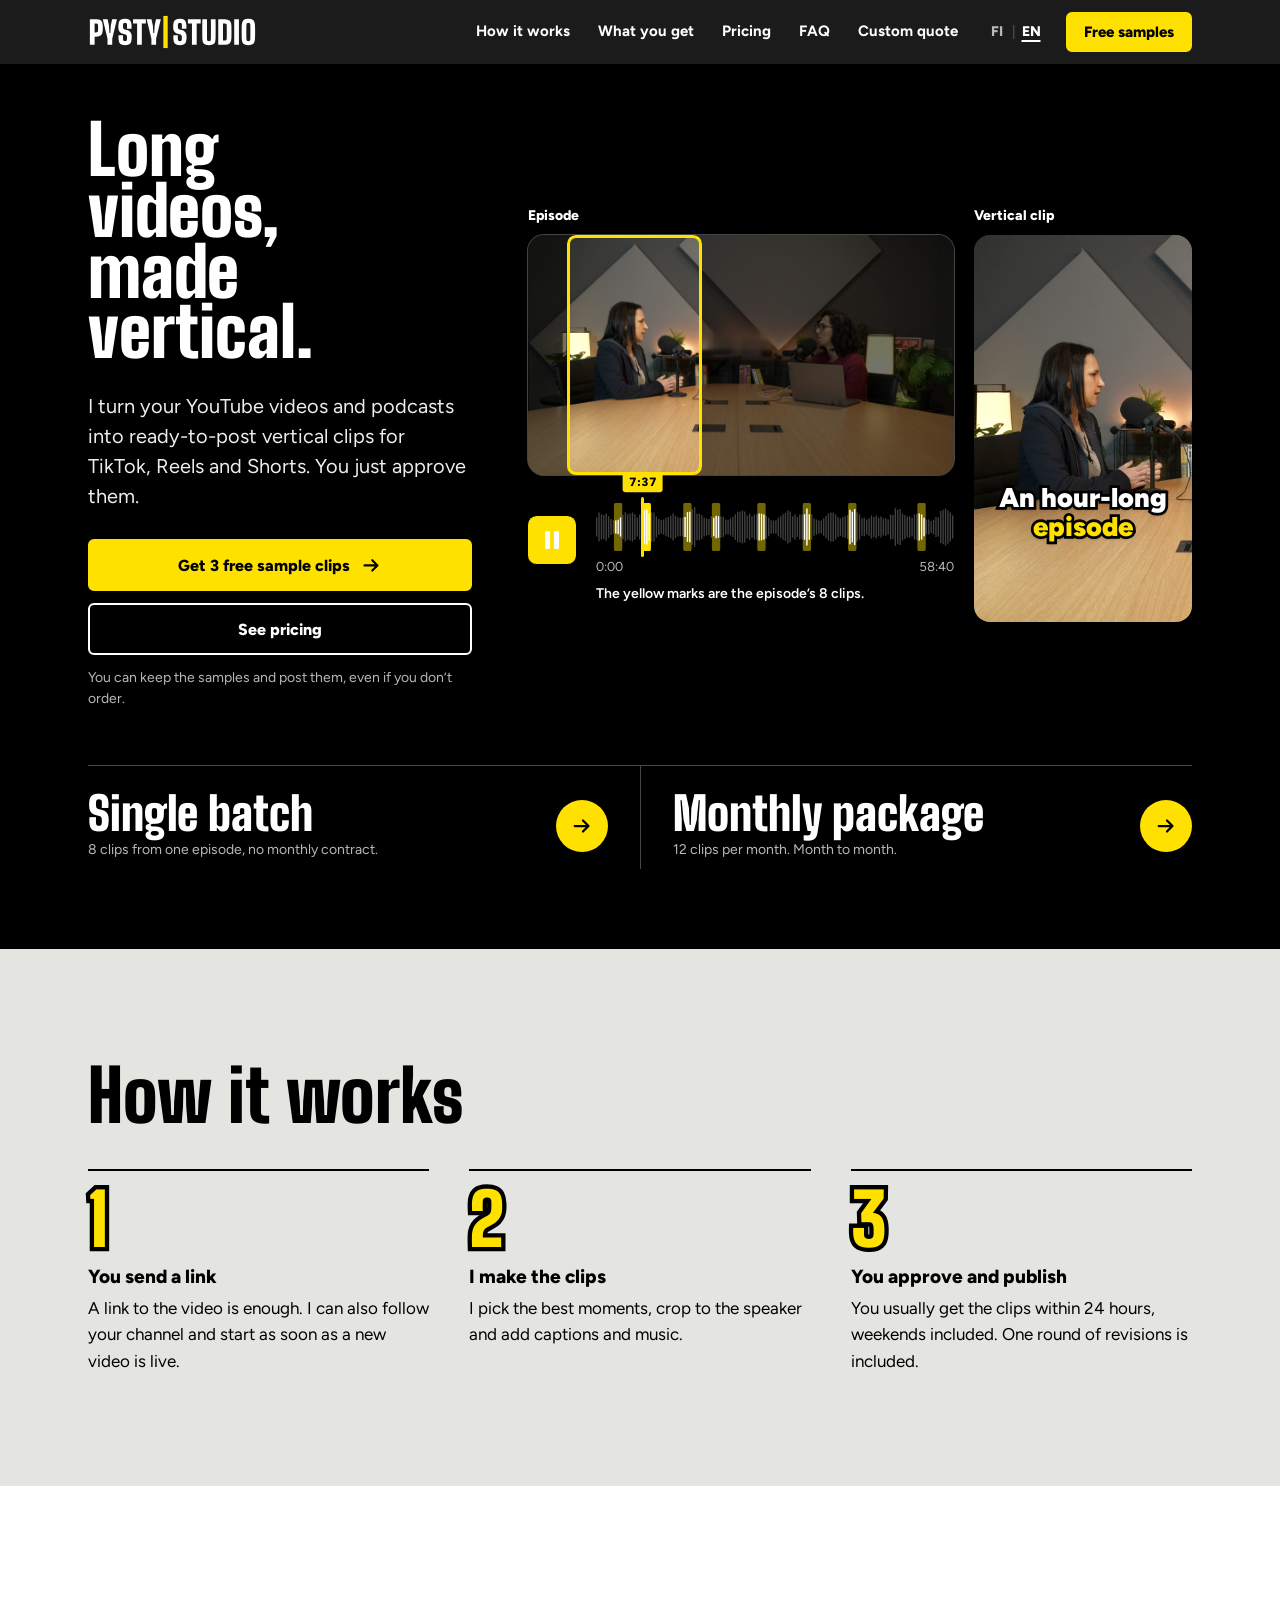
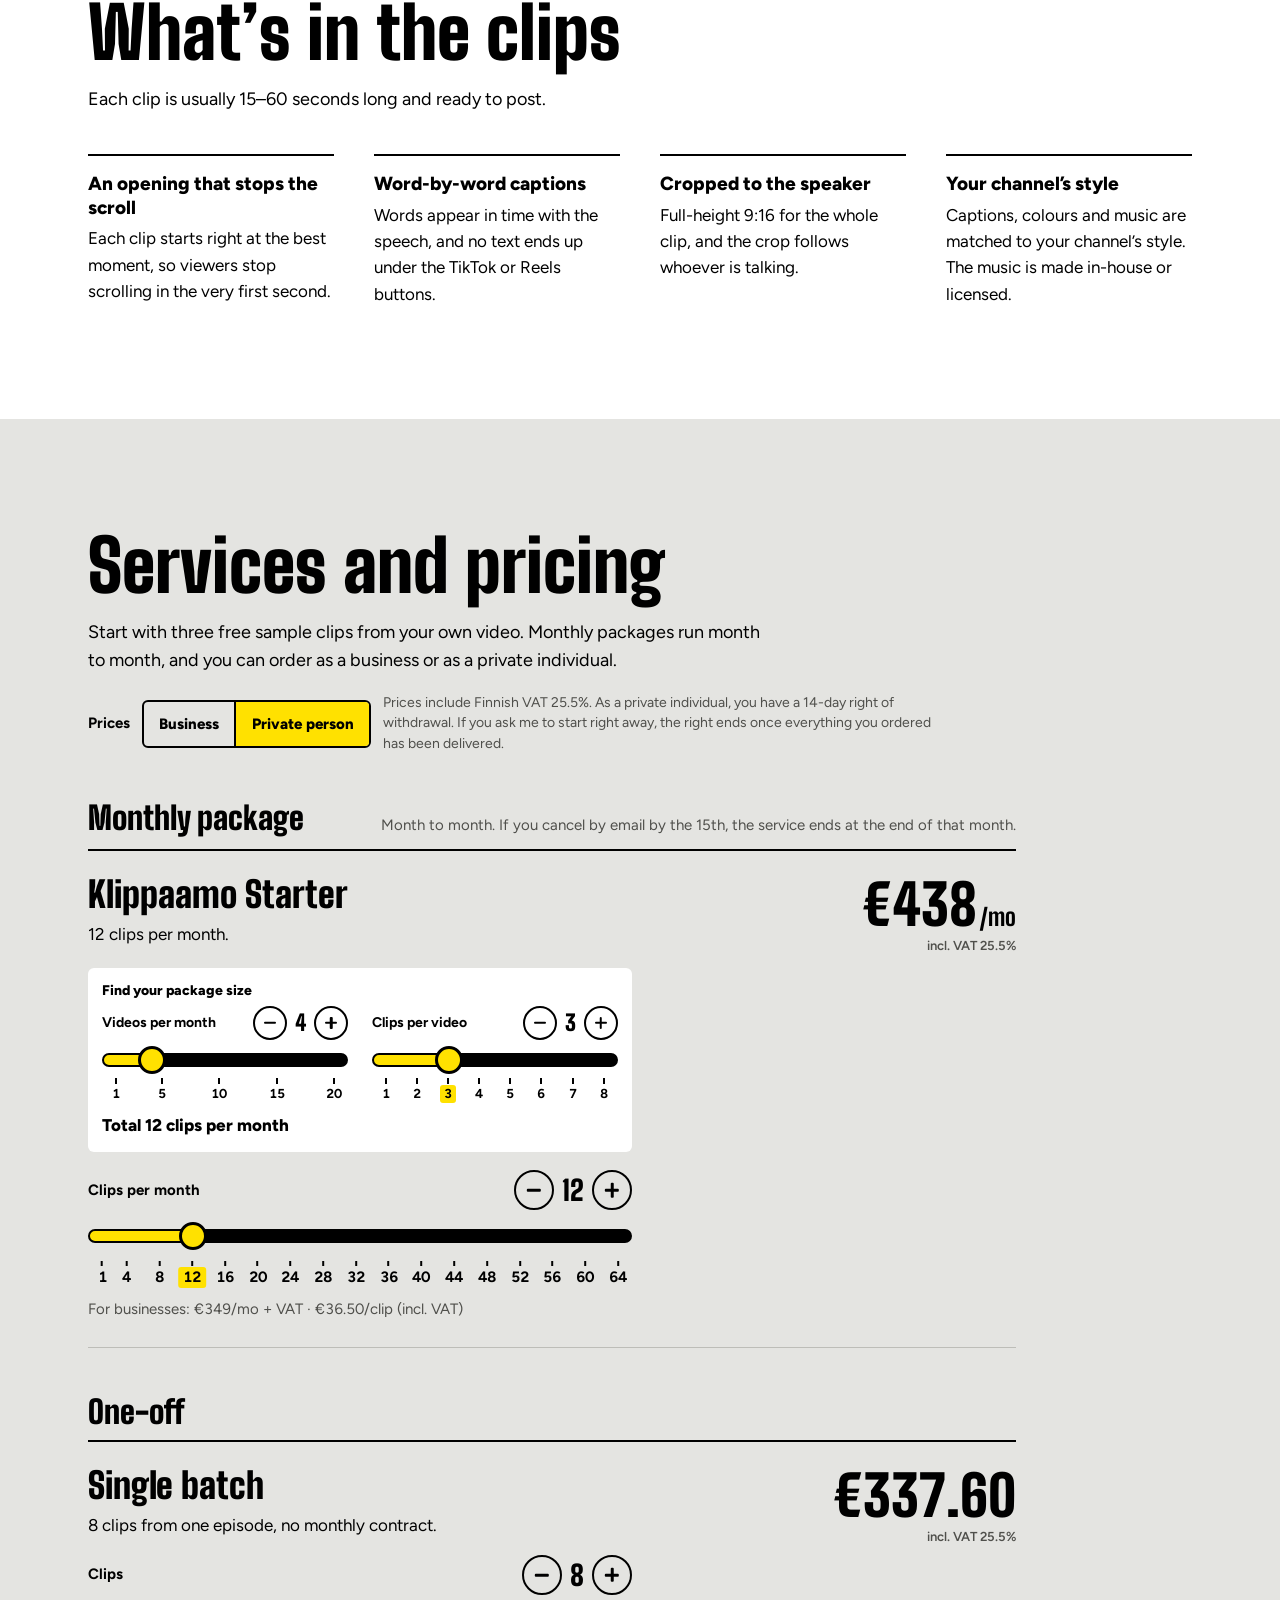
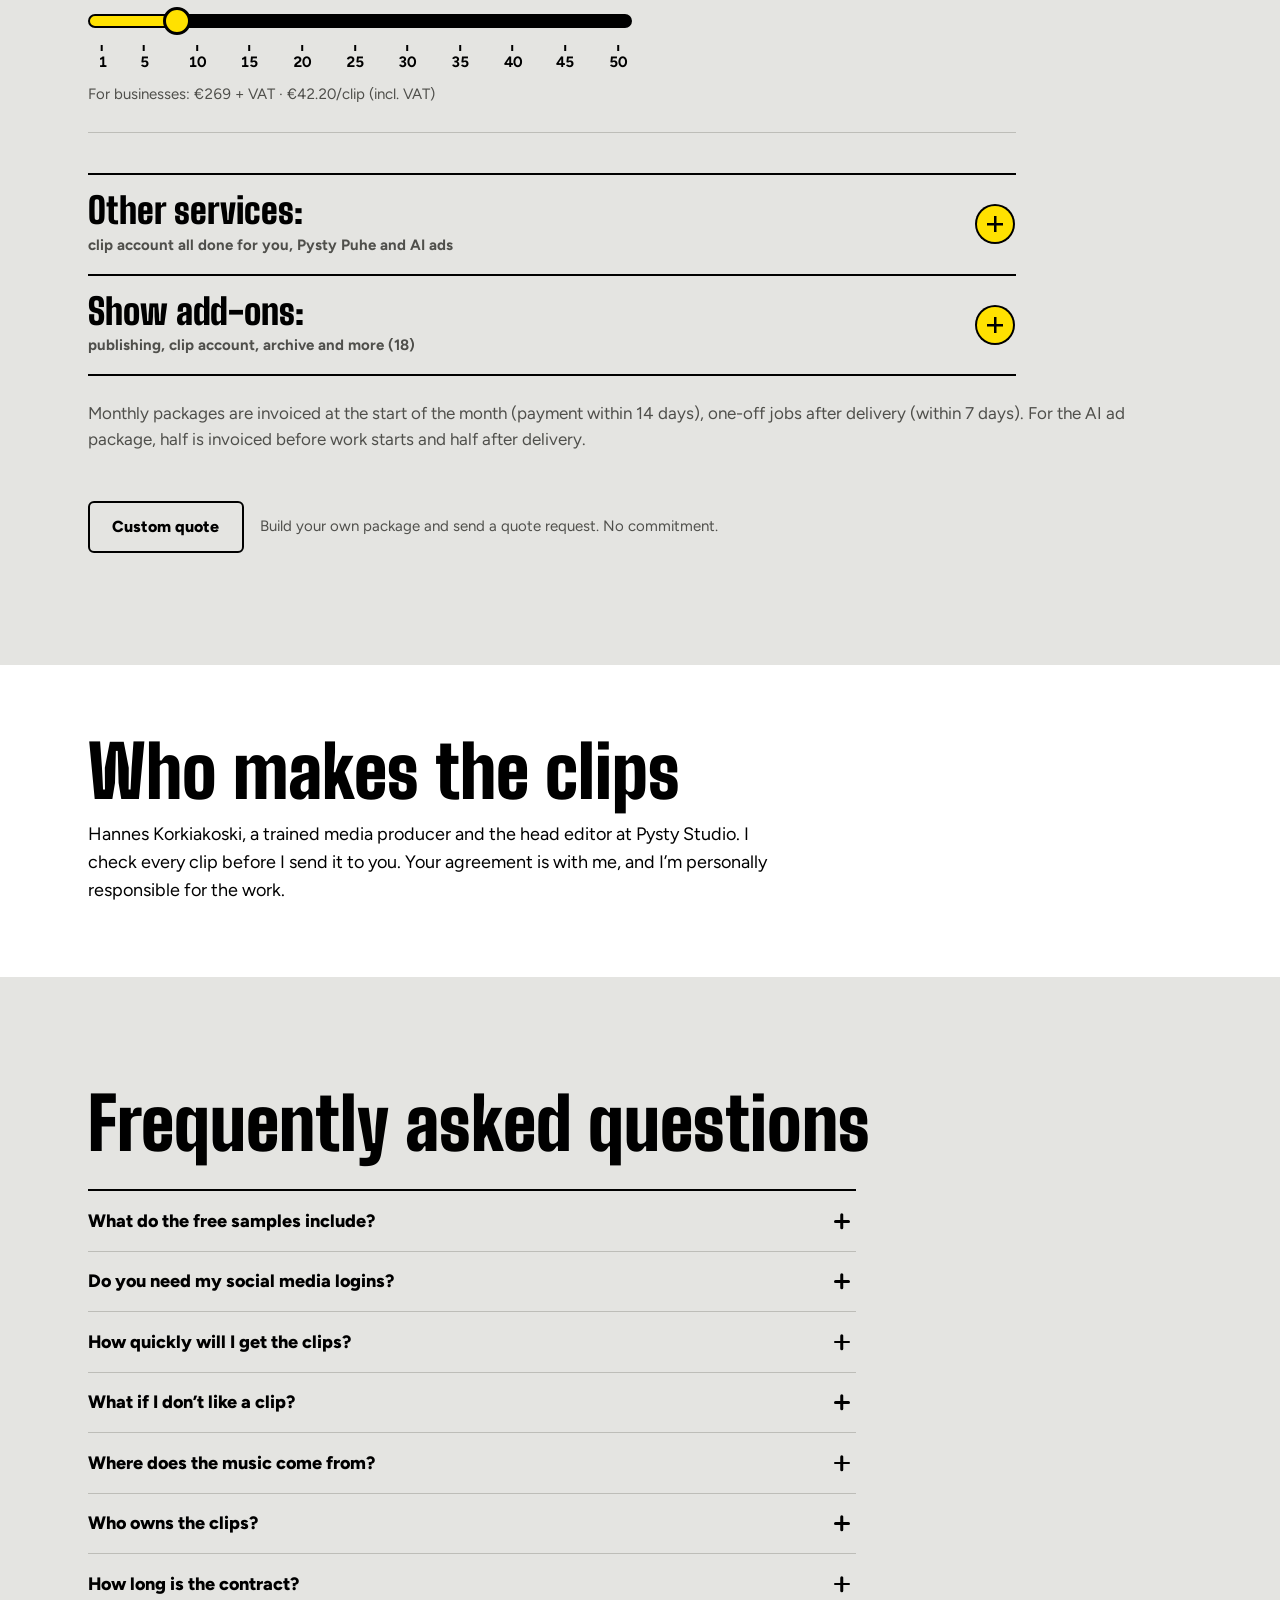
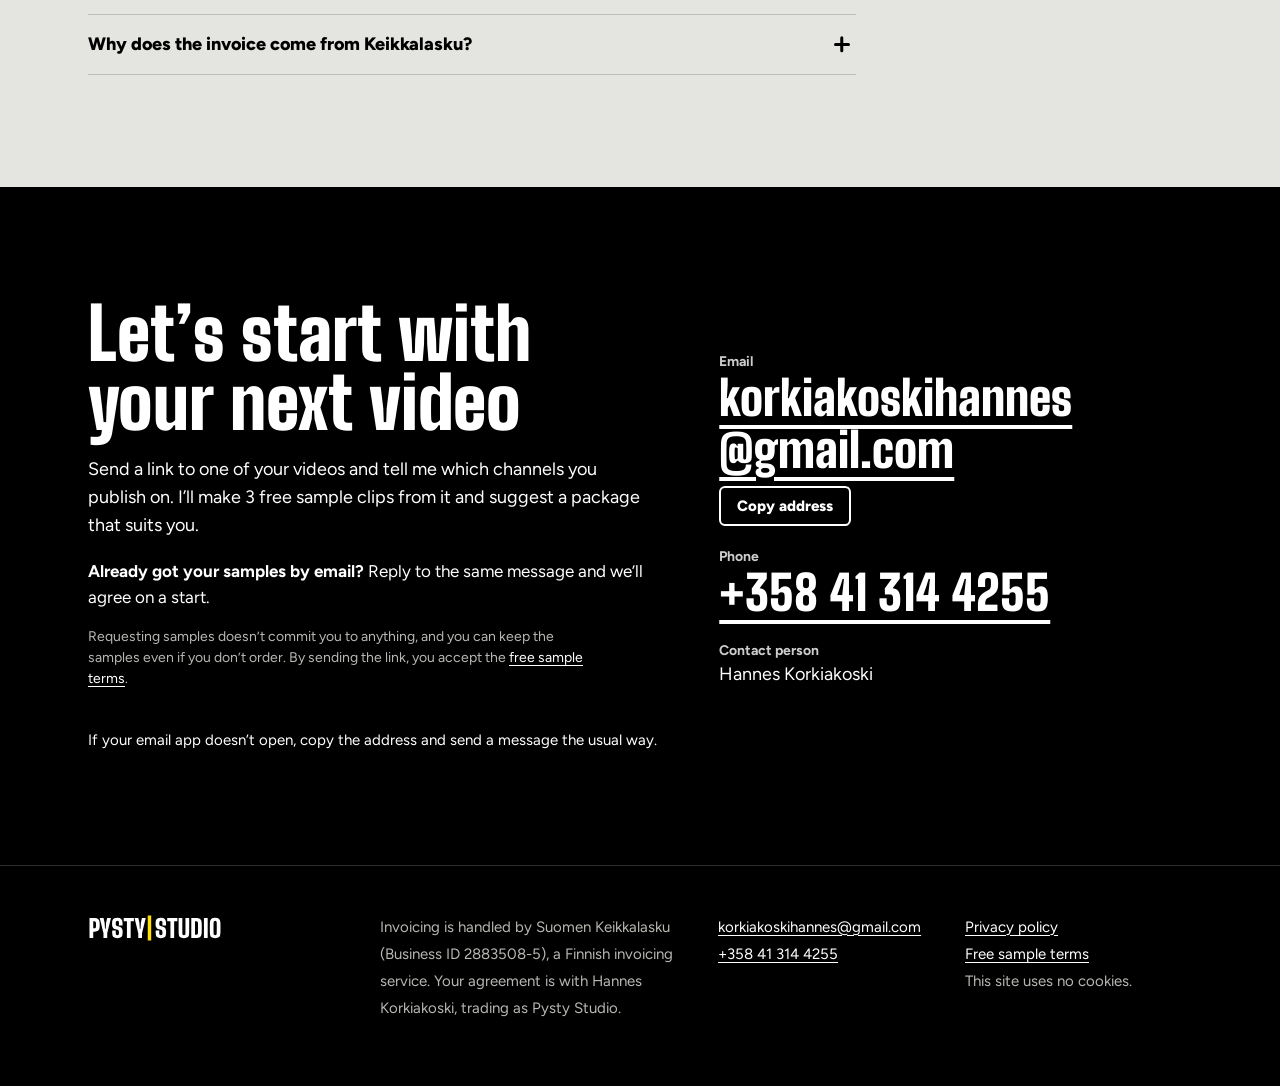
<file: en/index.html>
<!doctype html>
<html lang="en">
<head>
  <meta charset="utf-8">
  <meta name="viewport" content="width=device-width, initial-scale=1">
  <title>Pysty Studio – vertical clips from long videos and podcasts</title>
  <meta name="description" content="Pysty Studio turns YouTube videos and podcasts into ready-to-post 9:16 clips for TikTok, Reels and Shorts. Get 3 free sample clips.">
  <!-- Hakukoneet ja somejaot. Osoitteet vaihtuvat, jos sivulle tulee oma verkkotunnus (ks. README.md). -->
  <link rel="canonical" href="https://pystystudio.fi/en/">
  <meta property="og:type" content="website">
  <meta property="og:site_name" content="Pysty Studio">
  <meta property="og:url" content="https://pystystudio.fi/en/">
  <meta property="og:title" content="Pysty Studio – long videos, made vertical">
  <meta property="og:description" content="Ready-to-post vertical clips from YouTube videos and podcasts for TikTok, Reels and Shorts. Get 3 free sample clips.">
  <meta property="og:locale" content="en_US">
  <meta property="og:locale:alternate" content="fi_FI">
  <meta property="og:image" content="https://pystystudio.fi/assets/jakokuva-en.png">
  <meta property="og:image:type" content="image/png">
  <meta property="og:image:width" content="1200">
  <meta property="og:image:height" content="630">
  <meta property="og:image:alt" content="Pysty Studio: Long videos, made vertical. 3 free sample clips.">
  <meta name="twitter:card" content="summary_large_image">
  <meta name="theme-color" content="#000000">
  <!-- Kieliversiot: suomi (oletus) ja englanti. -->
  <link rel="alternate" hreflang="fi" href="https://pystystudio.fi/">
  <link rel="alternate" hreflang="en" href="https://pystystudio.fi/en/">
  <link rel="alternate" hreflang="x-default" href="https://pystystudio.fi/">
  <link rel="icon" href="../assets/apple-touch-icon.png" type="image/png" sizes="180x180">
  <link rel="icon" href="../assets/favicon.svg" type="image/svg+xml">
  <link rel="apple-touch-icon" href="../assets/apple-touch-icon.png">
  <!-- Fontit tulevat Google Fontsista. Omalle palvelimelle siirto: ks. README.md -->
  <link rel="preconnect" href="https://fonts.googleapis.com">
  <link rel="preconnect" href="https://fonts.gstatic.com" crossorigin>
  <link rel="stylesheet" href="https://fonts.googleapis.com/css2?family=Big+Shoulders+Display:wght@700..900&family=Figtree:wght@400..900&display=swap">
  <link rel="stylesheet" href="../assets/tyyli.css">
  <!-- Pystyviiva-ilme (käytössä 23.10.2026): luokka ilme-uusi sekä ../assets/ilme-uusi.css ja ilme-uusi.js.
       Avausefekti (data-intro): poistettiin 28.10.2026 ja palautettiin uusittuna 29.10.2026 (noin 1,5 s, ilme-uusi.js). Pidennetty noin 3 sekuntiin 11.11.2026.
       Introa ei näytetä, jos osoitteessa on #-ankkuri tai parametreja (esim. myyntiviestin linkki), paitsi ?intro=1. -->
  <script data-polku="../assets/" data-intro>
  (function () {
    var h = document.documentElement, s = document.currentScript, p = s.getAttribute('data-polku');
    h.classList.add('ilme-uusi');
    var liike = !(window.matchMedia && window.matchMedia('(prefers-reduced-motion: reduce)').matches);
    if (liike && 'IntersectionObserver' in window) h.classList.add('ilme-animoi');
    var pakota = /[?&]intro=1(&|$)/.test(location.search);
    if (liike && s.hasAttribute('data-intro') && !location.hash && (!location.search || pakota)) {
      var nahty = false;
      try { nahty = window.localStorage.getItem('pystystudio-intro') === '1'; } catch (e) { nahty = false; }
      if (/[?&]intro=1(&|$)/.test(location.search)) nahty = false;
      if (!nahty) h.classList.add('intro-tulossa');
    }
    document.write('<link rel="stylesheet" href="' + p + 'ilme-uusi.css"><script src="' + p + 'ilme-uusi.js" defer><\/script>');
  })();
  </script>
  <script src="../assets/sivu.js" defer></script>
  <script src="../assets/hintadata.js" defer></script>
  <script src="../assets/valuutta.js" defer></script>
  <script src="../assets/hinnat.js" defer></script>
  <script src="../assets/sahkoposti.js" defer></script>
</head>
<body>
  <a class="ohituslinkki" href="#content">Skip to content</a>

  <header class="ylapalkki">
    <div class="kehys ylapalkki-sisalto">
      <a class="logo" href="index.html" aria-label="Pysty Studio, home">
        <img class="logo-vaalea" src="../assets/logo.svg" alt="Pysty Studio" width="537" height="121">
        <img class="logo-tumma" src="../assets/logo-tumma.svg" alt="" width="537" height="112">
      </a>
      <!-- Kapealla näytöllä (alle 56em) päävalikko avautuu Menu-napista (sivu.js), ja kielivalinta on valikon lopussa.
           Ilman JavaScriptiä nappi on piilossa ja yläpalkki on kuten ennen. -->
      <nav class="paavalikko" id="paavalikko" aria-label="Main menu">
        <a href="#how-it-works">How it works</a>
        <a href="#clips">What you get</a>
        <a href="#pricing">Pricing</a>
        <a href="#faq">FAQ</a>
        <a class="paavalikko-tarjous" href="quote.html" data-tarjouslinkki>Custom quote</a>
        <span class="paavalikko-kielet">
          <a href="../index.html" lang="fi" hreflang="fi" aria-label="FI – suomeksi" data-kielilinkki>FI</a>
          <a href="index.html" lang="en" hreflang="en" aria-current="page" aria-label="EN – in English">EN</a>
        </span>
      </nav>
      <nav class="kielet" aria-label="Kieli – Language">
        <a href="../index.html" lang="fi" hreflang="fi" aria-label="FI – suomeksi" data-kielilinkki>FI</a>
        <span class="kielet-vali" aria-hidden="true">|</span>
        <a href="index.html" lang="en" hreflang="en" aria-current="page" aria-label="EN – in English">EN</a>
      </nav>
      <a class="nappi nappi-ensisijainen nappi-pieni" href="#contact">Free samples</a>
      <button class="valikko-nappi" type="button" aria-expanded="false" aria-controls="paavalikko" hidden>
        <span class="valikko-kuvake" aria-hidden="true"></span><span class="piilotettu">Menu</span>
      </button>
    </div>
  </header>

  <main id="content">
    <section class="hero" aria-labelledby="hero-heading">
      <div class="kehys hero-ruudukko">
        <div class="hero-teksti">
          <h1 id="hero-heading" class="otsikko-nelja"><span>Long</span> <span>videos,</span> <span>made</span> <span class="kursori">vertical.</span></h1>
          <p class="ingressi">I turn your YouTube videos and podcasts into ready-to-post vertical clips for TikTok, Reels and Shorts. You just approve them.</p>
          <div class="toiminnot">
            <a class="nappi nappi-ensisijainen" href="mailto:korkiakoskihannes@gmail.com?subject=Free%20sample%20clips&amp;body=Hi%20Hannes%2C%0A%0AI%E2%80%99d%20like%203%20free%20sample%20clips.%0A%0ALink%20to%20the%20video%20or%20episode%3A%20%0AChannel%20name%20or%20link%3A%20%0AWhere%20I%20publish%20(TikTok%2C%20Instagram%20Reels%2C%20YouTube%20Shorts)%3A%20%0A%0AWishes%20(optional)%3A%0A-%20Moments%20I%E2%80%99d%20like%20clipped%20(timestamps)%3A%20%0A-%20Style%20(caption%20colours%2C%20font%2C%20music)%3A%20%0A-%20Who%20the%20channel%20is%20for%3A%20%0A%0AName%3A%20%0ACompany%20and%20VAT%20number%20(if%20any)%3A%20%0A%0AI%20accept%20the%20sample%20terms%3A%20https%3A%2F%2Fpystystudio.fi%2Fen%2Fsamples.html%0A"><span>Get 3 free sample clips</span><svg class="nuoli" viewBox="0 0 24 24" aria-hidden="true" focusable="false"><path d="M4 12h15m-6-6 6 6-6 6" fill="none" stroke="currentColor" stroke-width="2.4" stroke-linecap="round" stroke-linejoin="round"/></svg></a>
            <a class="nappi nappi-toissijainen" href="#pricing">See pricing</a>
          </div>
          <p class="pienteksti">You can keep the samples and post them, even if you don’t order.</p>
        </div>

        <figure class="demo" data-demo data-puhuja="a">
          <!-- Teema 11.11.2026 (Hanneksen ChatGPT-luonnokset): vaakajakso ja pystyklippi rinnakkain. Keltainen rajain näyttää,
               mistä kohdasta klippi rajataan, ja hyppää puhujaan (sivu.js). Sama Pexels-video kuin klipissä. -->
          <div class="demo-jakso">
            <p class="demo-nimi" aria-hidden="true"><span>Episode</span></p>
            <div class="lahde" aria-hidden="true">
              <video class="lahde-video" src="../assets/esimerkki-podcast.mp4" poster="../assets/esimerkki-podcast.jpg" autoplay muted loop playsinline preload="auto" disablepictureinpicture disableremoteplayback tabindex="-1"></video>
              <span class="rajain"></span>
            </div>
          </div>
          <div class="demo-rivi">
            <p class="demo-nimi" aria-hidden="true"><span>Vertical clip</span></p>
            <div class="klippi" aria-hidden="true">
              <div class="klippi-sisalto" data-puhuja="a">
                <!-- Oikea podcastkuva (10.11.2026, Hanneksen pyyntö: piirroksen tilalle mainosvideon oikeat ihmiset). Pexels 37874132, Pexels License, sama kuin mainoksessa p7, neonkyltti ja kannettavan merkki poistettu. 14 s saumaton silmukka. Rajaus puhujaan: tyyli.css, ohjaus: sivu.js. -->
                <video class="kohtaus" src="../assets/esimerkki-podcast.mp4" poster="../assets/esimerkki-podcast.jpg" autoplay muted loop playsinline preload="auto" disablepictureinpicture disableremoteplayback aria-hidden="true" tabindex="-1"></video>
                <p class="tekstitys" aria-hidden="true">becomes eight clips.</p>
              </div>
            </div>
          </div>
          <!-- Jakson aikajana: keltainen kursori kelaa kohtaan, josta puhelimen klippi on tehty (sivu.js). -->
          <figure class="aikajana">
            <div class="aikajana-rata">
              <svg class="aikajana-aalto" viewBox="0 0 1200 60" preserveAspectRatio="none" aria-hidden="true" focusable="false">
                <defs>
                  <clipPath id="klippikohdat">
                    <rect x="62" width="24" height="60"/><rect x="158" width="24" height="60"/>
                    <rect x="294" width="24" height="60"/><rect x="390" width="24" height="60"/>
                    <rect x="542" width="24" height="60"/><rect x="694" width="24" height="60"/>
                    <rect x="846" width="24" height="60"/><rect x="1078" width="24" height="60"/>
                  </clipPath>
                  <path id="aalto" d="M0 18.0h4.5v24h-4.5zM8 12.0h4.5v36h-4.5zM16 14.5h4.5v31h-4.5zM24 15.0h4.5v30h-4.5zM32 13.0h4.5v34h-4.5zM40 16.5h4.5v27h-4.5zM48 20.0h4.5v20h-4.5zM56 21.5h4.5v17h-4.5zM64 22.0h4.5v16h-4.5zM72 21.0h4.5v18h-4.5zM80 18.0h4.5v24h-4.5zM88 15.0h4.5v30h-4.5zM96 11.5h4.5v37h-4.5zM104 14.0h4.5v32h-4.5zM112 13.0h4.5v34h-4.5zM120 12.0h4.5v36h-4.5zM128 14.0h4.5v32h-4.5zM136 18.0h4.5v24h-4.5zM144 14.5h4.5v31h-4.5zM152 14.0h4.5v32h-4.5zM160 9.0h4.5v42h-4.5zM168 8.0h4.5v44h-4.5zM176 13.5h4.5v33h-4.5zM184 11.5h4.5v37h-4.5zM192 12.0h4.5v36h-4.5zM200 17.0h4.5v26h-4.5zM208 20.0h4.5v20h-4.5zM216 21.5h4.5v17h-4.5zM224 20.5h4.5v19h-4.5zM232 18.5h4.5v23h-4.5zM240 17.5h4.5v25h-4.5zM248 16.0h4.5v28h-4.5zM256 13.0h4.5v34h-4.5zM264 16.0h4.5v28h-4.5zM272 18.0h4.5v24h-4.5zM280 18.5h4.5v23h-4.5zM288 18.0h4.5v24h-4.5zM296 17.5h4.5v25h-4.5zM304 11.5h4.5v37h-4.5zM312 11.0h4.5v38h-4.5zM320 7.5h4.5v45h-4.5zM328 5.0h4.5v50h-4.5zM336 13.5h4.5v33h-4.5zM344 13.5h4.5v33h-4.5zM352 15.0h4.5v30h-4.5zM360 18.0h4.5v24h-4.5zM368 19.5h4.5v21h-4.5zM376 20.0h4.5v20h-4.5zM384 16.5h4.5v27h-4.5zM392 18.5h4.5v23h-4.5zM400 16.0h4.5v28h-4.5zM408 16.5h4.5v27h-4.5zM416 16.5h4.5v27h-4.5zM424 17.5h4.5v25h-4.5zM432 20.5h4.5v19h-4.5zM440 21.0h4.5v18h-4.5zM448 19.5h4.5v21h-4.5zM456 17.5h4.5v25h-4.5zM464 14.0h4.5v32h-4.5zM472 11.0h4.5v38h-4.5zM480 10.5h4.5v39h-4.5zM488 9.5h4.5v41h-4.5zM496 10.5h4.5v39h-4.5zM504 15.5h4.5v29h-4.5zM512 13.5h4.5v33h-4.5zM520 16.5h4.5v27h-4.5zM528 14.5h4.5v31h-4.5zM536 14.0h4.5v32h-4.5zM544 13.0h4.5v34h-4.5zM552 13.5h4.5v33h-4.5zM560 14.5h4.5v31h-4.5zM568 16.0h4.5v28h-4.5zM576 18.5h4.5v23h-4.5zM584 21.5h4.5v17h-4.5zM592 22.0h4.5v16h-4.5zM600 21.5h4.5v17h-4.5zM608 18.5h4.5v23h-4.5zM616 16.5h4.5v27h-4.5zM624 14.0h4.5v32h-4.5zM632 12.5h4.5v35h-4.5zM640 9.5h4.5v41h-4.5zM648 10.5h4.5v39h-4.5zM656 16.5h4.5v27h-4.5zM664 14.0h4.5v32h-4.5zM672 17.5h4.5v25h-4.5zM680 14.5h4.5v31h-4.5zM688 14.5h4.5v31h-4.5zM696 14.0h4.5v32h-4.5zM704 7.0h4.5v46h-4.5zM712 14.0h4.5v32h-4.5zM720 14.0h4.5v32h-4.5zM728 19.0h4.5v22h-4.5zM736 20.5h4.5v19h-4.5zM744 22.0h4.5v16h-4.5zM752 22.0h4.5v16h-4.5zM760 19.0h4.5v22h-4.5zM768 16.0h4.5v28h-4.5zM776 13.0h4.5v34h-4.5zM784 12.0h4.5v36h-4.5zM792 12.0h4.5v36h-4.5zM800 14.5h4.5v31h-4.5zM808 17.5h4.5v25h-4.5zM816 19.0h4.5v22h-4.5zM824 17.5h4.5v25h-4.5zM832 16.5h4.5v27h-4.5zM840 15.0h4.5v30h-4.5zM848 8.5h4.5v43h-4.5zM856 11.0h4.5v38h-4.5zM864 7.5h4.5v45h-4.5zM872 12.0h4.5v36h-4.5zM880 14.5h4.5v31h-4.5zM888 19.0h4.5v22h-4.5zM896 18.5h4.5v23h-4.5zM904 20.5h4.5v19h-4.5zM912 19.0h4.5v22h-4.5zM920 15.5h4.5v29h-4.5zM928 17.5h4.5v25h-4.5zM936 15.5h4.5v29h-4.5zM944 18.5h4.5v23h-4.5zM952 17.0h4.5v26h-4.5zM960 19.5h4.5v21h-4.5zM968 19.0h4.5v22h-4.5zM976 20.5h4.5v19h-4.5zM984 14.5h4.5v31h-4.5zM992 15.0h4.5v30h-4.5zM1000 6.5h4.5v47h-4.5zM1008 8.5h4.5v43h-4.5zM1016 7.5h4.5v45h-4.5zM1024 13.0h4.5v34h-4.5zM1032 15.0h4.5v30h-4.5zM1040 17.0h4.5v26h-4.5zM1048 16.5h4.5v27h-4.5zM1056 18.5h4.5v23h-4.5zM1064 14.5h4.5v31h-4.5zM1072 13.5h4.5v33h-4.5zM1080 13.0h4.5v34h-4.5zM1088 14.5h4.5v31h-4.5zM1096 18.5h4.5v23h-4.5zM1104 20.5h4.5v19h-4.5zM1112 20.5h4.5v19h-4.5zM1120 22.5h4.5v15h-4.5zM1128 21.0h4.5v18h-4.5zM1136 17.5h4.5v25h-4.5zM1144 18.0h4.5v24h-4.5zM1152 10.0h4.5v40h-4.5zM1160 8.5h4.5v43h-4.5zM1168 7.0h4.5v46h-4.5zM1176 9.0h4.5v42h-4.5zM1184 12.0h4.5v36h-4.5zM1192 15.5h4.5v29h-4.5z"/>
                </defs>
                <g class="aikajana-kohdat">
                  <rect x="60" y="0" width="28" height="60" rx="4"/><rect x="156" y="0" width="28" height="60" rx="4"/>
                  <rect x="292" y="0" width="28" height="60" rx="4"/><rect x="388" y="0" width="28" height="60" rx="4"/>
                  <rect x="540" y="0" width="28" height="60" rx="4"/><rect x="692" y="0" width="28" height="60" rx="4"/>
                  <rect x="844" y="0" width="28" height="60" rx="4"/><rect x="1076" y="0" width="28" height="60" rx="4"/>
                </g>
                <use href="#aalto" class="aikajana-puhe"/>
                <use href="#aalto" class="aikajana-valitut" clip-path="url(#klippikohdat)"/>
              </svg>
              <span class="aikajana-kursori" aria-hidden="true" hidden><span class="aikajana-aika">0:00</span></span>
            </div>
            <div class="aikajana-ajat" aria-hidden="true"><span>0:00</span><span>58:40</span></div>
            <figcaption>The yellow marks are the episode’s 8 clips.</figcaption>
          </figure>
          <button class="demo-tauko" type="button" hidden><span class="demo-tauko-kuvake" aria-hidden="true"></span><span class="demo-tauko-teksti piilotettu">Pause example</span></button>
          <figcaption class="piilotettu">Example: a podcast frame is cropped vertically around the speaker, and the captions appear word by word.</figcaption>
        </figure>
      </div>
      <!-- Teema 11.11.2026: Kertaerä | Kuukausipaketti (luonnos 24458d67). Nimet ja kuvaukset ovat hintakorttien nykyiset tekstit. Linkit vievät hintakortteihin, hinnat vain hinnastossa (hintadata.js). -->
      <div class="kehys palveluvalinta">
        <ul class="palveluvalinta-lista" aria-label="Services">
          <li><a class="palveluvalinta-rivi" href="#kertatyo"><span class="palveluvalinta-nimi">Single batch</span><span class="palveluvalinta-kuvaus">8 clips from one episode, no monthly contract.</span><span class="palveluvalinta-nuoli"><svg class="nuoli" viewBox="0 0 24 24" aria-hidden="true" focusable="false"><path d="M4 12h15m-6-6 6 6-6 6" fill="none" stroke="currentColor" stroke-width="2.4" stroke-linecap="round" stroke-linejoin="round"/></svg></span></a></li>
          <li><a class="palveluvalinta-rivi" href="#kuukausipaketti"><span class="palveluvalinta-nimi">Monthly package</span><span class="palveluvalinta-kuvaus">12 clips per month. Month to month.</span><span class="palveluvalinta-nuoli"><svg class="nuoli" viewBox="0 0 24 24" aria-hidden="true" focusable="false"><path d="M4 12h15m-6-6 6 6-6 6" fill="none" stroke="currentColor" stroke-width="2.4" stroke-linecap="round" stroke-linejoin="round"/></svg></span></a></li>
        </ul>
      </div>
    </section>

    <section id="how-it-works" class="osio" aria-labelledby="steps-heading">
      <div class="kehys">
        <h2 id="steps-heading">How it works</h2>
        <ol class="vaiheet">
          <li>
            <h3>You send a link</h3>
            <p>A link to the video is enough. I can also follow your channel and start as soon as a new video is live.</p>
          </li>
          <li>
            <h3>I make the clips</h3>
            <p>I pick the best moments, crop to the speaker and add captions and music.</p>
          </li>
          <li>
            <h3>You approve and publish</h3>
            <p>You usually get the clips within 24 hours, weekends included. One round of revisions is included.</p>
          </li>
        </ol>
      </div>
    </section>

    <section id="clips" class="osio osio-pinta" aria-labelledby="clips-heading">
      <div class="kehys">
        <h2 id="clips-heading">What’s in the clips</h2>
        <p class="johdanto">Each clip is usually 15–60 seconds long and ready to post.</p>
        <!-- Kevennetty 28.10.2026 (sama kuin suomenkielisellä sivulla): kaavio ja tekniset luvut pois, neljä asiaa lyhyesti. -->
        <ul class="ominaisuudet ominaisuudet-tiivis">
          <li>
            <h3>An opening that stops the scroll</h3>
            <p>Each clip starts right at the best moment, so viewers stop scrolling in the very first second.</p>
          </li>
          <li>
            <h3>Word-by-word captions</h3>
            <p>Words appear in time with the speech, and no text ends up under the TikTok or Reels buttons.</p>
          </li>
          <li>
            <h3>Cropped to the speaker</h3>
            <p>Full-height 9:16 for the whole clip, and the crop follows whoever is talking.</p>
          </li>
          <li>
            <h3>Your channel’s style</h3>
            <p>Captions, colours and music are matched to your channel’s style. The music is made in-house or licensed.</p>
          </li>
        </ul>
      </div>
    </section>

    <section id="pricing" class="osio" aria-labelledby="pricing-heading">
      <div class="kehys">
        <h2 id="pricing-heading">Services and pricing</h2>
        <p class="johdanto">Start with three free sample clips from your own video. Monthly packages run month to month, and you can order as a business or as a private individual.</p>

        <!-- Hintatapa Private person | Business (assets/hinnat.js), sama kuin suomenkielisellä sivulla (29.10.2026, Hanneksen päätös:
             englanninkielinen sivu myös yksityishenkilöille). Oletus on yksityishenkilö, ja ?hinnat=yritys avaa yrityksen hinnat.
             Ilman JavaScriptiä valitsin on piilossa, ja hinnat näytetään alv 0 % (+ VAT). -->
        <div class="valuutta" data-hintatapa-valitsin hidden>
          <span class="valuutta-otsikko" id="hintatapa-otsikko">Prices</span>
          <div class="valuutta-napit" role="group" aria-labelledby="hintatapa-otsikko">
            <button type="button" data-hintatapa-nappi="yritys" aria-pressed="false">Business</button>
            <button type="button" data-hintatapa-nappi="kuluttaja" aria-pressed="true">Private person</button>
          </div>
          <p class="valuutta-huomio" data-hintatapa-huomio data-kuluttaja="Prices include Finnish VAT 25.5%. As a private individual, you have a 14-day right of withdrawal. If you ask me to start right away, the right ends once everything you ordered has been delivered." data-yritys="Prices exclude VAT. Finnish businesses: VAT 25.5% is added. EU businesses with a valid VAT number: 0% VAT (reverse charge). Businesses outside the EU: 0% VAT."></p>
          <p class="piilotettu" data-hintatapa-ilmoitus aria-live="polite"></p>
        </div>

        <!-- Hintavivut palautettu 28.10.2026 (Hanneksen pyyntö: vipu oli kivemman näköinen kuin pakettikortit). Klippaamossa koot 4–64,
             videoita 1–20 ja klippiä per video 1–8 kuten tarjoussivulla. Kapealla porrasrivillä näkyvät vain data-avain-numerot.
             Hintasäätimet: hinnat ovat tiedostossa ../assets/hintadata.js (data-saadin kertoo, mikä palvelu).
             Portaat (n) ja portaiden omat nimet ovat kortin data-portaat-attribuutissa. Ilman JavaScriptiä näkyy oletusporras,
             joten kortin teksteissä on oletusportaan luvut. Muutos: päivitä hintadata.js ja oletusportaan tekstit
             sekä tähän että ../index.html-tiedostoon. Kiinteät hinnat: data-hinta="nimi" (hintadata.js, kiinteat).
             Säätimissä on autocomplete="off" (Takaisin-nappi, ks. hinnat.js). -->

        <div class="hintaryhma" id="kuukausipaketti">
          <div class="hintaryhma-otsikko">
            <h3>Monthly package</h3>
            <p>Month to month. If you cancel by email by the 15th, the service ends at the end of that month.</p>
          </div>
          <ul class="hinnasto">
            <li class="hintarivi saadinrivi" data-saadin="klippaamo" data-nimi="Klippaamo" data-malli="{n} {yksikko} per month." data-yksikko="clip|clips" data-per="clip" data-kk data-oletus="11"
                data-portaat='[{"n":1},{"n":2},{"n":3},{"n":4},{"n":5},{"n":6},{"n":7},{"n":8},{"n":9},{"n":10},{"n":11},{"n":12,"nimi":"Klippaamo Starter"},{"n":13},{"n":14},{"n":15},{"n":16},{"n":17},{"n":18},{"n":19},{"n":20},{"n":21},{"n":22},{"n":23},{"n":24,"nimi":"Klippaamo Pro","lisa":"+ ready-to-use post copy for every clip"},{"n":25,"nimi":"Klippaamo Pro","lisa":"+ ready-to-use post copy for every clip"},{"n":26,"nimi":"Klippaamo Pro","lisa":"+ ready-to-use post copy for every clip"},{"n":27,"nimi":"Klippaamo Pro","lisa":"+ ready-to-use post copy for every clip"},{"n":28,"nimi":"Klippaamo Pro","lisa":"+ ready-to-use post copy for every clip"},{"n":29,"nimi":"Klippaamo Pro","lisa":"+ ready-to-use post copy for every clip"},{"n":30,"nimi":"Klippaamo Pro","lisa":"+ ready-to-use post copy for every clip"},{"n":31,"nimi":"Klippaamo Pro","lisa":"+ ready-to-use post copy for every clip"},{"n":32,"nimi":"Klippaamo Pro","lisa":"+ ready-to-use post copy for every clip"},{"n":33,"nimi":"Klippaamo Pro","lisa":"+ ready-to-use post copy for every clip"},{"n":34,"nimi":"Klippaamo Pro","lisa":"+ ready-to-use post copy for every clip"},{"n":35,"nimi":"Klippaamo Pro","lisa":"+ ready-to-use post copy for every clip"},{"n":36,"nimi":"Klippaamo Pro","lisa":"+ ready-to-use post copy for every clip"},{"n":37,"nimi":"Klippaamo Pro","lisa":"+ ready-to-use post copy for every clip"},{"n":38,"nimi":"Klippaamo Pro","lisa":"+ ready-to-use post copy for every clip"},{"n":39,"nimi":"Klippaamo Pro","lisa":"+ ready-to-use post copy for every clip"},{"n":40,"nimi":"Klippaamo Pro","lisa":"+ ready-to-use post copy for every clip"},{"n":41,"nimi":"Klippaamo Pro","lisa":"+ ready-to-use post copy for every clip"},{"n":42,"nimi":"Klippaamo Pro","lisa":"+ ready-to-use post copy for every clip"},{"n":43,"nimi":"Klippaamo Pro","lisa":"+ ready-to-use post copy for every clip"},{"n":44,"nimi":"Klippaamo Pro","lisa":"+ ready-to-use post copy for every clip"},{"n":45,"nimi":"Klippaamo Pro","lisa":"+ ready-to-use post copy for every clip"},{"n":46,"nimi":"Klippaamo Pro","lisa":"+ ready-to-use post copy for every clip"},{"n":47,"nimi":"Klippaamo Pro","lisa":"+ ready-to-use post copy for every clip"},{"n":48,"nimi":"Klippaamo Pro","lisa":"+ ready-to-use post copy for every clip"},{"n":49,"nimi":"Klippaamo Pro","lisa":"+ ready-to-use post copy for every clip"},{"n":50,"nimi":"Klippaamo Pro","lisa":"+ ready-to-use post copy for every clip"},{"n":51,"nimi":"Klippaamo Pro","lisa":"+ ready-to-use post copy for every clip"},{"n":52,"nimi":"Klippaamo Pro","lisa":"+ ready-to-use post copy for every clip"},{"n":53,"nimi":"Klippaamo Pro","lisa":"+ ready-to-use post copy for every clip"},{"n":54,"nimi":"Klippaamo Pro","lisa":"+ ready-to-use post copy for every clip"},{"n":55,"nimi":"Klippaamo Pro","lisa":"+ ready-to-use post copy for every clip"},{"n":56,"nimi":"Klippaamo Pro","lisa":"+ ready-to-use post copy for every clip"},{"n":57,"nimi":"Klippaamo Pro","lisa":"+ ready-to-use post copy for every clip"},{"n":58,"nimi":"Klippaamo Pro","lisa":"+ ready-to-use post copy for every clip"},{"n":59,"nimi":"Klippaamo Pro","lisa":"+ ready-to-use post copy for every clip"},{"n":60,"nimi":"Klippaamo Pro","lisa":"+ ready-to-use post copy for every clip"},{"n":61,"nimi":"Klippaamo Pro","lisa":"+ ready-to-use post copy for every clip"},{"n":62,"nimi":"Klippaamo Pro","lisa":"+ ready-to-use post copy for every clip"},{"n":63,"nimi":"Klippaamo Pro","lisa":"+ ready-to-use post copy for every clip"},{"n":64,"nimi":"Klippaamo Pro","lisa":"+ ready-to-use post copy for every clip"}]'>
              <div>
                <h4 data-nimi>Klippaamo Starter</h4>
                <p data-kuvaus>12 clips per month.</p>
              </div>
              <p class="hinta"><span class="summa" data-summa>€349</span><span class="jakso">/mo</span><span class="alv">+ VAT</span></p>
              <div class="saadin" hidden>
                <!-- Apusäätimet: videoita × klippiä per video siirtää pakettisäätimen pienimpään riittävään portaaseen.
                     data-arvot = säätimen arvot, data-oletus = oletusarvon järjestysnumero (0 = ensimmäinen). -->
                <div class="apusaatimet" data-apusaatimet role="group" aria-labelledby="helper-heading" hidden>
                  <p class="apu-otsikko" id="helper-heading">Find your package size</p>
                  <div class="apusaadin">
                    <div class="saadin-otsikko"><label for="slider-videos">Videos per month</label><span class="saadin-arvo" data-apu-arvo="videot" aria-hidden="true">4</span></div>
                    <input class="saadin-input" type="range" id="slider-videos" min="0" max="19" step="1" value="3" autocomplete="off" data-apu="videot" data-arvot="[1,2,3,4,5,6,7,8,9,10,11,12,13,14,15,16,17,18,19,20]" data-oletus="3">
                    <div class="portaat portaat-tiheat" aria-hidden="true" style="--n:20"><span style="--i:0" data-i="0" data-avain>1</span><span style="--i:1" data-i="1">2</span><span style="--i:2" data-i="2">3</span><span style="--i:3" data-i="3">4</span><span style="--i:4" data-i="4" data-avain>5</span><span style="--i:5" data-i="5">6</span><span style="--i:6" data-i="6">7</span><span style="--i:7" data-i="7">8</span><span style="--i:8" data-i="8">9</span><span style="--i:9" data-i="9" data-avain>10</span><span style="--i:10" data-i="10">11</span><span style="--i:11" data-i="11">12</span><span style="--i:12" data-i="12">13</span><span style="--i:13" data-i="13">14</span><span style="--i:14" data-i="14" data-avain>15</span><span style="--i:15" data-i="15">16</span><span style="--i:16" data-i="16">17</span><span style="--i:17" data-i="17">18</span><span style="--i:18" data-i="18">19</span><span style="--i:19" data-i="19" data-avain>20</span></div>
                  </div>
                  <div class="apusaadin">
                    <div class="saadin-otsikko"><label for="slider-per-video">Clips per video</label><span class="saadin-arvo" data-apu-arvo="per" aria-hidden="true">3</span></div>
                    <input class="saadin-input" type="range" id="slider-per-video" min="0" max="7" step="1" value="2" autocomplete="off" data-apu="per" data-arvot="[1,2,3,4,5,6,7,8]" data-oletus="2">
                    <div class="portaat" aria-hidden="true" style="--n:8"><span style="--i:0" data-i="0">1</span><span style="--i:1" data-i="1">2</span><span style="--i:2" data-i="2">3</span><span style="--i:3" data-i="3">4</span><span style="--i:4" data-i="4">5</span><span style="--i:5" data-i="5">6</span><span style="--i:6" data-i="6">7</span><span style="--i:7" data-i="7">8</span></div>
                  </div>
                  <div class="apu-tulos">
                    <p class="apu-yhteensa" data-apu-yhteensa>Total 12 clips per month</p>
                    <p class="apu-viesti" data-apu-viesti hidden><span data-apu-viesti-teksti></span> <a data-apu-tarjous href="mailto:korkiakoskihannes@gmail.com?subject=Quote%20request%3A%20more%20than%2064%20clips%20a%20month&amp;body=Hi%2C%0A%0AVideos%20per%20month%3A%20%0AClips%20per%20video%3A%20%0AChannel%3A%20%0A" hidden>Ask for a quote</a></p>
                    <p class="piilotettu" data-apu-ilmoitus aria-live="polite"></p>
                  </div>
                </div>
                <div class="saadin-otsikko"><label for="slider-monthly">Clips per month</label><span class="saadin-arvo" data-arvo aria-hidden="true">12</span></div>
                <input class="saadin-input" type="range" id="slider-monthly" min="0" max="63" step="1" value="11" autocomplete="off">
                <div class="portaat portaat-tiheat" aria-hidden="true" style="--n:64"><span style="--i:0" data-i="0" data-avain>1</span><span style="--i:1" data-i="1">2</span><span style="--i:2" data-i="2">3</span><span style="--i:3" data-i="3" data-avain-leve>4</span><span style="--i:4" data-i="4">5</span><span style="--i:5" data-i="5">6</span><span style="--i:6" data-i="6">7</span><span style="--i:7" data-i="7" data-avain-leve>8</span><span style="--i:8" data-i="8">9</span><span style="--i:9" data-i="9">10</span><span style="--i:10" data-i="10">11</span><span style="--i:11" data-i="11" data-avain-leve>12</span><span style="--i:12" data-i="12">13</span><span style="--i:13" data-i="13">14</span><span style="--i:14" data-i="14">15</span><span style="--i:15" data-i="15" data-avain>16</span><span style="--i:16" data-i="16">17</span><span style="--i:17" data-i="17">18</span><span style="--i:18" data-i="18">19</span><span style="--i:19" data-i="19" data-avain-leve>20</span><span style="--i:20" data-i="20">21</span><span style="--i:21" data-i="21">22</span><span style="--i:22" data-i="22">23</span><span style="--i:23" data-i="23" data-avain-leve>24</span><span style="--i:24" data-i="24">25</span><span style="--i:25" data-i="25">26</span><span style="--i:26" data-i="26">27</span><span style="--i:27" data-i="27" data-avain-leve>28</span><span style="--i:28" data-i="28">29</span><span style="--i:29" data-i="29">30</span><span style="--i:30" data-i="30">31</span><span style="--i:31" data-i="31" data-avain>32</span><span style="--i:32" data-i="32">33</span><span style="--i:33" data-i="33">34</span><span style="--i:34" data-i="34">35</span><span style="--i:35" data-i="35" data-avain-leve>36</span><span style="--i:36" data-i="36">37</span><span style="--i:37" data-i="37">38</span><span style="--i:38" data-i="38">39</span><span style="--i:39" data-i="39" data-avain-leve>40</span><span style="--i:40" data-i="40">41</span><span style="--i:41" data-i="41">42</span><span style="--i:42" data-i="42">43</span><span style="--i:43" data-i="43" data-avain-leve>44</span><span style="--i:44" data-i="44">45</span><span style="--i:45" data-i="45">46</span><span style="--i:46" data-i="46">47</span><span style="--i:47" data-i="47" data-avain>48</span><span style="--i:48" data-i="48">49</span><span style="--i:49" data-i="49">50</span><span style="--i:50" data-i="50">51</span><span style="--i:51" data-i="51" data-avain-leve>52</span><span style="--i:52" data-i="52">53</span><span style="--i:53" data-i="53">54</span><span style="--i:54" data-i="54">55</span><span style="--i:55" data-i="55" data-avain-leve>56</span><span style="--i:56" data-i="56">57</span><span style="--i:57" data-i="57">58</span><span style="--i:58" data-i="58">59</span><span style="--i:59" data-i="59" data-avain-leve>60</span><span style="--i:60" data-i="60">61</span><span style="--i:61" data-i="61">62</span><span style="--i:62" data-i="62">63</span><span style="--i:63" data-i="63" data-avain>64</span></div>
              </div>
              <p class="saadin-lisa" data-lisa hidden></p>
              <p class="saadin-yhteenveto" data-yhteenveto>Incl. Finnish VAT 25.5%: €438/mo · €29.08/clip (excl. VAT)</p>
            </li>
          </ul>
        </div>

        <div class="hintaryhma" id="kertatyo">
          <div class="hintaryhma-otsikko">
            <h3>One-off</h3>
          </div>
          <ul class="hinnasto">
            <li class="hintarivi saadinrivi" data-saadin="kertaera" data-nimi="Single batch" data-malli="{n} {yksikko} from one episode, no monthly contract." data-yksikko="clip|clips" data-per="clip" data-oletus="7"
                data-portaat='[{"n":1},{"n":2},{"n":3},{"n":4},{"n":5},{"n":6},{"n":7},{"n":8},{"n":9},{"n":10},{"n":11},{"n":12},{"n":13},{"n":14},{"n":15},{"n":16},{"n":17},{"n":18},{"n":19},{"n":20},{"n":21},{"n":22},{"n":23},{"n":24},{"n":25},{"n":26},{"n":27},{"n":28},{"n":29},{"n":30},{"n":31},{"n":32},{"n":33},{"n":34},{"n":35},{"n":36},{"n":37},{"n":38},{"n":39},{"n":40},{"n":41},{"n":42},{"n":43},{"n":44},{"n":45},{"n":46},{"n":47},{"n":48},{"n":49},{"n":50}]'>
              <div>
                <h4 data-nimi>Single batch</h4>
                <p data-kuvaus>8 clips from one episode, no monthly contract.</p>
              </div>
              <p class="hinta"><span class="summa" data-summa>€269</span><span class="alv">+ VAT</span></p>
              <div class="saadin" hidden>
                <div class="saadin-otsikko"><label for="slider-batch">Clips</label><span class="saadin-arvo" data-arvo aria-hidden="true">8</span></div>
                <input class="saadin-input" type="range" id="slider-batch" min="0" max="49" step="1" value="7" autocomplete="off">
                <div class="portaat portaat-tiheat" aria-hidden="true" style="--n:50"><span style="--i:0" data-i="0" data-avain>1</span><span style="--i:1" data-i="1">2</span><span style="--i:2" data-i="2">3</span><span style="--i:3" data-i="3">4</span><span style="--i:4" data-i="4" data-avain-leve>5</span><span style="--i:5" data-i="5">6</span><span style="--i:6" data-i="6">7</span><span style="--i:7" data-i="7">8</span><span style="--i:8" data-i="8">9</span><span style="--i:9" data-i="9" data-avain>10</span><span style="--i:10" data-i="10">11</span><span style="--i:11" data-i="11">12</span><span style="--i:12" data-i="12">13</span><span style="--i:13" data-i="13">14</span><span style="--i:14" data-i="14" data-avain-leve>15</span><span style="--i:15" data-i="15">16</span><span style="--i:16" data-i="16">17</span><span style="--i:17" data-i="17">18</span><span style="--i:18" data-i="18">19</span><span style="--i:19" data-i="19" data-avain>20</span><span style="--i:20" data-i="20">21</span><span style="--i:21" data-i="21">22</span><span style="--i:22" data-i="22">23</span><span style="--i:23" data-i="23">24</span><span style="--i:24" data-i="24" data-avain-leve>25</span><span style="--i:25" data-i="25">26</span><span style="--i:26" data-i="26">27</span><span style="--i:27" data-i="27">28</span><span style="--i:28" data-i="28">29</span><span style="--i:29" data-i="29" data-avain>30</span><span style="--i:30" data-i="30">31</span><span style="--i:31" data-i="31">32</span><span style="--i:32" data-i="32">33</span><span style="--i:33" data-i="33">34</span><span style="--i:34" data-i="34" data-avain-leve>35</span><span style="--i:35" data-i="35">36</span><span style="--i:36" data-i="36">37</span><span style="--i:37" data-i="37">38</span><span style="--i:38" data-i="38">39</span><span style="--i:39" data-i="39" data-avain>40</span><span style="--i:40" data-i="40">41</span><span style="--i:41" data-i="41">42</span><span style="--i:42" data-i="42">43</span><span style="--i:43" data-i="43">44</span><span style="--i:44" data-i="44" data-avain-leve>45</span><span style="--i:45" data-i="45">46</span><span style="--i:46" data-i="46">47</span><span style="--i:47" data-i="47">48</span><span style="--i:48" data-i="48">49</span><span style="--i:49" data-i="49" data-avain>50</span></div>
              </div>
              <p class="saadin-yhteenveto" data-yhteenveto>Incl. Finnish VAT 25.5%: €337.60 · €33.63/clip (excl. VAT)</p>
            </li>
          </ul>
        </div>

        <!-- Avattavat osiot (<details>) toimivat ilman JavaScriptiä. Ankkuri (esim. #add-ons, #clip-account)
             tai osoitteen säädinvalinta (esim. ?tilinhoito=20) avaa osion automaattisesti (sivu.js ja hinnat.js). -->
        <details class="avattava" id="other-services">
          <summary><span class="avattava-otsikko">Other services:</span> <span class="avattava-selite">clip account all done for you, Pysty Puhe and AI ads</span></summary>
          <ul class="hinnasto">
            <li class="hintarivi" id="all-done-for-you">
              <div>
                <h4>Clip account, all done for you</h4>
                <p>Klippaamo with 20 clips and clip account management in one package: I set up a separate clip account for you on TikTok, Instagram and YouTube Shorts and publish clips from your videos there (20 posts a month). <span data-kaikki-saasto>€49</span> a month cheaper than buying them separately.</p>
              </div>
              <p class="hinta"><span class="summa" data-hinta="kaikkiValmiina">€649</span><span class="jakso">/mo</span><span class="kerta">+ setup <span data-hinta="kaikkiValmiinaKayttoonotto">€149</span></span><span class="alv">+ VAT</span></p>
            </li>
            <li class="hintarivi" id="pysty-puhe">
              <div>
                <h4>Pysty Puhe pilot</h4>
                <p>For when you don’t have a podcast: I interview you remotely for 45 minutes and make 8 clips from the recording.</p>
              </div>
              <p class="hinta"><span class="summa" data-hinta="pystyPuhe">€290</span><span class="alv">+ VAT</span></p>
            </li>
            <li class="hintarivi saadinrivi" id="ai-ad-package" data-saadin="aiMainos" data-nimi="AI ad package" data-malli="{n} short vertical ads made from your online store’s product photos. The product is shown as it really is, and the videos are labeled as AI-generated." data-yksikko="ad|ads" data-per="ad" data-oletus="9"
                data-portaat='[{"n":1,"kuvaus":"1 short vertical ad made from your online store’s product photos. The product is shown as it really is, and the video is labeled as AI-generated."},{"n":2},{"n":3},{"n":4},{"n":5},{"n":6},{"n":7},{"n":8},{"n":9},{"n":10},{"n":11},{"n":12},{"n":13},{"n":14},{"n":15},{"n":16},{"n":17},{"n":18},{"n":19},{"n":20}]'>
              <div>
                <h4 data-nimi>AI ad package</h4>
                <p data-kuvaus>10 short vertical ads made from your online store’s product photos. The product is shown as it really is, and the videos are labeled as AI-generated.</p>
              </div>
              <p class="hinta"><span class="summa" data-summa>€690</span><span class="alv">+ VAT</span></p>
              <div class="saadin" hidden>
                <div class="saadin-otsikko"><label for="slider-ai">Ads</label><span class="saadin-arvo" data-arvo aria-hidden="true">10</span></div>
                <input class="saadin-input" type="range" id="slider-ai" min="0" max="19" step="1" value="9" autocomplete="off">
                <div class="portaat portaat-tiheat" aria-hidden="true" style="--n:20"><span style="--i:0" data-i="0" data-avain>1</span><span style="--i:1" data-i="1">2</span><span style="--i:2" data-i="2">3</span><span style="--i:3" data-i="3">4</span><span style="--i:4" data-i="4" data-avain>5</span><span style="--i:5" data-i="5">6</span><span style="--i:6" data-i="6">7</span><span style="--i:7" data-i="7">8</span><span style="--i:8" data-i="8">9</span><span style="--i:9" data-i="9" data-avain>10</span><span style="--i:10" data-i="10">11</span><span style="--i:11" data-i="11">12</span><span style="--i:12" data-i="12">13</span><span style="--i:13" data-i="13">14</span><span style="--i:14" data-i="14" data-avain>15</span><span style="--i:15" data-i="15">16</span><span style="--i:16" data-i="16">17</span><span style="--i:17" data-i="17">18</span><span style="--i:18" data-i="18">19</span><span style="--i:19" data-i="19" data-avain>20</span></div>
              </div>
              <p class="saadin-yhteenveto" data-yhteenveto>Incl. Finnish VAT 25.5%: €865.95 · €69/ad (excl. VAT)</p>
            </li>
          </ul>
        </details>

        <!-- Lisäpalveluhinnasto 23.10.2026 (18 palvelua). Rivin rakenne sama kuin hinnastossa: li.hintarivi.
             Jos lisäpalvelujen määrä muuttuu, päivitä luku myös summary-tekstiin. -->
        <details class="avattava" id="add-ons">
          <summary><span class="avattava-otsikko">Show add-ons:</span> <span class="avattava-selite">publishing, clip account, archive and more (18)</span></summary>
          <p class="avattava-johdanto">Add-ons are usually ordered alongside a package. Prices exclude VAT, as above.</p>
          <div class="lisapalvelut">
            <div class="lisaryhma">
              <h3>More clips</h3>
              <ul class="hinnasto hinnasto-tiivis">
                <li class="hintarivi saadinrivi" id="archive" data-saadin="arkisto" data-nimi="Archive" data-malli="{n} {yksikko} from your older videos, to schedule alongside the new ones." data-yksikko="clip|clips" data-per="clip" data-oletus="29"
                    data-portaat='[{"n":1},{"n":2},{"n":3},{"n":4},{"n":5},{"n":6},{"n":7},{"n":8},{"n":9},{"n":10},{"n":11},{"n":12},{"n":13},{"n":14},{"n":15},{"n":16},{"n":17},{"n":18},{"n":19},{"n":20},{"n":21},{"n":22},{"n":23},{"n":24},{"n":25},{"n":26},{"n":27},{"n":28},{"n":29},{"n":30},{"n":31},{"n":32},{"n":33},{"n":34},{"n":35},{"n":36},{"n":37},{"n":38},{"n":39},{"n":40},{"n":41},{"n":42},{"n":43},{"n":44},{"n":45},{"n":46},{"n":47},{"n":48},{"n":49},{"n":50,"nimi":"Channel’s best 50","kuvaus":"50 clips from the best moments in your channel’s entire history."}]'>
                  <div><h4 data-nimi>Archive</h4><p data-kuvaus>30 clips from your older videos, to schedule alongside the new ones.</p></div>
                  <p class="hinta"><span class="summa" data-summa>€590</span></p>
                  <div class="saadin" hidden>
                    <div class="saadin-otsikko"><label for="slider-archive">Clips</label><span class="saadin-arvo" data-arvo aria-hidden="true">30</span></div>
                    <input class="saadin-input" type="range" id="slider-archive" min="0" max="49" step="1" value="29" autocomplete="off">
                    <div class="portaat portaat-tiheat" aria-hidden="true" style="--n:50"><span style="--i:0" data-i="0" data-avain>1</span><span style="--i:1" data-i="1">2</span><span style="--i:2" data-i="2">3</span><span style="--i:3" data-i="3">4</span><span style="--i:4" data-i="4" data-avain-leve>5</span><span style="--i:5" data-i="5">6</span><span style="--i:6" data-i="6">7</span><span style="--i:7" data-i="7">8</span><span style="--i:8" data-i="8">9</span><span style="--i:9" data-i="9" data-avain>10</span><span style="--i:10" data-i="10">11</span><span style="--i:11" data-i="11">12</span><span style="--i:12" data-i="12">13</span><span style="--i:13" data-i="13">14</span><span style="--i:14" data-i="14" data-avain-leve>15</span><span style="--i:15" data-i="15">16</span><span style="--i:16" data-i="16">17</span><span style="--i:17" data-i="17">18</span><span style="--i:18" data-i="18">19</span><span style="--i:19" data-i="19" data-avain>20</span><span style="--i:20" data-i="20">21</span><span style="--i:21" data-i="21">22</span><span style="--i:22" data-i="22">23</span><span style="--i:23" data-i="23">24</span><span style="--i:24" data-i="24" data-avain-leve>25</span><span style="--i:25" data-i="25">26</span><span style="--i:26" data-i="26">27</span><span style="--i:27" data-i="27">28</span><span style="--i:28" data-i="28">29</span><span style="--i:29" data-i="29" data-avain>30</span><span style="--i:30" data-i="30">31</span><span style="--i:31" data-i="31">32</span><span style="--i:32" data-i="32">33</span><span style="--i:33" data-i="33">34</span><span style="--i:34" data-i="34" data-avain-leve>35</span><span style="--i:35" data-i="35">36</span><span style="--i:36" data-i="36">37</span><span style="--i:37" data-i="37">38</span><span style="--i:38" data-i="38">39</span><span style="--i:39" data-i="39" data-avain>40</span><span style="--i:40" data-i="40">41</span><span style="--i:41" data-i="41">42</span><span style="--i:42" data-i="42">43</span><span style="--i:43" data-i="43">44</span><span style="--i:44" data-i="44" data-avain-leve>45</span><span style="--i:45" data-i="45">46</span><span style="--i:46" data-i="46">47</span><span style="--i:47" data-i="47">48</span><span style="--i:48" data-i="48">49</span><span style="--i:49" data-i="49" data-avain>50</span></div>
                  </div>
                  <p class="saadin-yhteenveto" data-yhteenveto>Incl. Finnish VAT 25.5%: €740.45 · €19.67/clip (excl. VAT)</p>
                </li>
                <li class="hintarivi">
                  <div><h4>Extra clip</h4><p>More clips on top of your monthly package.</p></div>
                  <p class="hinta"><span class="summa" data-hinta="lisaklippi">€25</span><span class="jakso">&nbsp;each</span></p>
                </li>
                <li class="hintarivi">
                  <div><h4>Livestream clipping</h4><p>About 8 clips from a stream.</p></div>
                  <p class="hinta"><span class="summa" data-hinta="livestriimi">€269</span><span class="jakso">/stream</span></p>
                </li>
                <li class="hintarivi">
                  <div><h4>Trailer</h4><p>A teaser clip the day before a new video.</p></div>
                  <p class="hinta"><span class="summa" data-hinta="traileri">€25</span><span class="jakso">&nbsp;each</span></p>
                </li>
                <li class="hintarivi">
                  <div><h4>Comment reply clip</h4><p>A clip that replies to a popular comment.</p></div>
                  <p class="hinta"><span class="summa" data-hinta="kommenttivastaus">€20</span><span class="jakso">&nbsp;each</span></p>
                </li>
                <li class="hintarivi">
                  <div><h4>Best-of compilation</h4><p>The month’s best bits in 60–90 seconds.</p></div>
                  <p class="hinta"><span class="summa" data-hinta="bestOf">€79</span><span class="jakso">&nbsp;each</span></p>
                </li>
                <li class="hintarivi">
                  <div><h4>Before-and-after compilation</h4><p>A project from start to finish in 45–60 seconds.</p></div>
                  <p class="hinta"><span class="summa" data-hinta="ennenJalkeen">€99</span><span class="jakso">&nbsp;each</span></p>
                </li>
                <li class="hintarivi">
                  <div><h4>Sponsor or merch clip</h4><p>A dedicated promo clip for a partner’s product or your own merch. I’ll tell you how to label the paid partnership, and if I publish for you, I add the label myself.</p></div>
                  <p class="hinta"><span class="summa" data-hinta="sponsori">€149</span><span class="jakso">&nbsp;each</span></p>
                </li>
                <li class="hintarivi">
                  <div><h4>Podcast audiogram</h4><p>An audio clip with a waveform and captions.</p></div>
                  <p class="hinta"><span class="summa" data-hinta="audiogrammi">€15</span><span class="jakso">&nbsp;each</span></p>
                </li>
              </ul>
            </div>

            <div>
              <div class="lisaryhma">
                <h3>Publishing and reporting</h3>
                <ul class="hinnasto hinnasto-tiivis">
                  <li class="hintarivi">
                    <div><h4>Post copy and hashtags</h4><p>Post copy for TikTok, Reels and Shorts for every clip in your monthly package (as an add-on, up to 24 clips a month). Included in the Pro packages (24 clips or more) and in clip account management.</p></div>
                    <p class="hinta"><span class="summa" data-hinta="julkaisutekstit">€60</span><span class="jakso">/mo</span></p>
                  </li>
                  <li class="hintarivi">
                    <div><h4>Publishing for you</h4><p>I publish and schedule the clips on your own accounts. I get a publisher role on the accounts, not your password. On TikTok, business accounts only.</p></div>
                    <p class="hinta"><span class="summa" data-hinta="julkaisuPuolesta">€120</span><span class="jakso">/mo</span></p>
                  </li>
                  <!-- Klippitilin hoito: hinnat ovat hintadata.js:ssä (tilinhoito ja tilinhoitoKayttoonotto).
                       data-portaat = julkaisuja kuukaudessa (n) ja noin viikossa (vko). Oletus: kaikki kolme alustaa ja 20 julkaisua. -->
                  <li class="hintarivi saadinrivi" id="clip-account" data-tilinhoito data-oletus="19"
                      data-portaat='[{"n":1,"vko":0},{"n":2,"vko":0},{"n":3,"vko":1},{"n":4,"vko":1},{"n":5,"vko":1},{"n":6,"vko":1},{"n":7,"vko":2},{"n":8,"vko":2},{"n":9,"vko":2},{"n":10,"vko":2},{"n":11,"vko":3},{"n":12,"vko":3},{"n":13,"vko":3},{"n":14,"vko":3},{"n":15,"vko":3},{"n":16,"vko":4},{"n":17,"vko":4},{"n":18,"vko":4},{"n":19,"vko":4},{"n":20,"vko":5},{"n":21,"vko":5},{"n":22,"vko":5},{"n":23,"vko":5},{"n":24,"vko":6},{"n":25,"vko":6},{"n":26,"vko":6},{"n":27,"vko":6},{"n":28,"vko":6},{"n":29,"vko":7},{"n":30,"vko":7}]'>
                    <div>
                      <h4>Clip account management</h4>
                      <p>I set up the clip accounts for you, in your name and with your email address. All I need from you is the verification code. After that, you get the login details and change the password. I carry on with a publisher role and handle the profiles, posts, scheduling, post copy and a short monthly summary. One post is one clip, which I publish on every platform you choose. The accounts and followers are yours, even if you stop. You reply to comments and messages yourself. The clips come from your clip package, as extra clips <span data-hinta="lisaklippi" data-jakso=" each" data-sulut>(€25 each)</span> or from an archive package. Available alongside a monthly package.</p>
                    </div>
                    <p class="hinta"><span class="summa" data-summa>€199</span><span class="jakso">/mo</span><span class="kerta" data-kerta>+ setup €149</span></p>
                    <div class="saadin" hidden>
                      <fieldset class="alustat">
                        <legend>Platforms</legend>
                        <div class="alustat-valinnat">
                          <label class="valinta"><input type="checkbox" name="alusta" value="TikTok" autocomplete="off" checked> TikTok</label>
                          <label class="valinta"><input type="checkbox" name="alusta" value="Instagram" autocomplete="off" checked> Instagram</label>
                          <label class="valinta"><input type="checkbox" name="alusta" value="YouTube Shorts" autocomplete="off" checked> YouTube Shorts</label>
                        </div>
                        <p class="valinta-huomio" data-huomio hidden>Select at least one platform.</p>
                      </fieldset>
                      <div class="saadin-otsikko"><label for="slider-account">Posts per month</label><span class="saadin-arvo" data-arvo aria-hidden="true">20</span></div>
                      <input class="saadin-input" type="range" id="slider-account" min="0" max="29" step="1" value="19" autocomplete="off">
                      <div class="portaat portaat-tiheat" aria-hidden="true" style="--n:30"><span style="--i:0" data-i="0" data-avain>1</span><span style="--i:1" data-i="1">2</span><span style="--i:2" data-i="2">3</span><span style="--i:3" data-i="3">4</span><span style="--i:4" data-i="4" data-avain>5</span><span style="--i:5" data-i="5">6</span><span style="--i:6" data-i="6">7</span><span style="--i:7" data-i="7">8</span><span style="--i:8" data-i="8">9</span><span style="--i:9" data-i="9" data-avain>10</span><span style="--i:10" data-i="10">11</span><span style="--i:11" data-i="11">12</span><span style="--i:12" data-i="12">13</span><span style="--i:13" data-i="13">14</span><span style="--i:14" data-i="14" data-avain>15</span><span style="--i:15" data-i="15">16</span><span style="--i:16" data-i="16">17</span><span style="--i:17" data-i="17">18</span><span style="--i:18" data-i="18">19</span><span style="--i:19" data-i="19" data-avain>20</span><span style="--i:20" data-i="20">21</span><span style="--i:21" data-i="21">22</span><span style="--i:22" data-i="22">23</span><span style="--i:23" data-i="23">24</span><span style="--i:24" data-i="24" data-avain>25</span><span style="--i:25" data-i="25">26</span><span style="--i:26" data-i="26">27</span><span style="--i:27" data-i="27">28</span><span style="--i:28" data-i="28">29</span><span style="--i:29" data-i="29" data-avain>30</span></div>
                    </div>
                    <p class="saadin-yhteenveto" data-yhteenveto>3 platforms (TikTok, Instagram and YouTube Shorts), 20 posts per month, about 5 per week. Incl. Finnish VAT 25.5%: €249.75/mo and setup €187.</p>
                    <p class="saadin-huomio">On TikTok, I set up the clip account as a business account so that I can publish to it. That means TikTok’s Commercial Music Library is used instead of trending sounds.</p>
                    <p class="piilotettu" data-ilmoitus aria-live="polite"></p>
                  </li>
                  <li class="hintarivi">
                    <div><h4>Monthly report</h4><p>Views, top clips and suggestions for the next month.</p></div>
                    <p class="hinta"><span class="summa" data-hinta="kuukausiraportti">€49</span><span class="jakso">/mo</span></p>
                  </li>
                </ul>
              </div>

              <div class="lisaryhma">
                <h3>Images</h3>
                <ul class="hinnasto hinnasto-tiivis">
                  <li class="hintarivi">
                    <div><h4>Cover image</h4><p>A Reels or Shorts cover for a clip.</p></div>
                    <p class="hinta"><span class="summa" data-hinta="kansikuva">€10</span><span class="jakso">&nbsp;each</span></p>
                  </li>
                  <li class="hintarivi">
                    <div><h4>YouTube thumbnail</h4><p>The main image for a long video.</p></div>
                    <p class="hinta"><span class="summa" data-hinta="pikkukuva">€49</span><span class="jakso">&nbsp;each</span></p>
                  </li>
                </ul>
              </div>

              <div class="lisaryhma">
                <h3>Clip extras</h3>
                <ul class="hinnasto hinnasto-tiivis">
                  <li class="hintarivi">
                    <div><h4>English captions</h4><p>Captions in English for an international audience.</p></div>
                    <p class="hinta"><span class="summa" data-hinta="englanninTekstitys" data-etumerkki="+">+€5</span><span class="jakso">/clip</span></p>
                  </li>
                  <li class="hintarivi">
                    <div><h4>Horizontal 16:9 version</h4><p>The same clip in horizontal format as well, for YouTube, LinkedIn or your website. Horizontal-only clips cost the same as vertical clips.</p></div>
                    <p class="hinta"><span class="summa" data-hinta="vaakaversio" data-etumerkki="+">+€10</span><span class="jakso">/clip</span></p>
                  </li>
                  <li class="hintarivi">
                    <div><h4>Extra revision</h4><p>The second and any further rounds of revisions. I always fix my own mistakes, such as caption errors, free of charge, and they don’t use up your revision round. A completely new moment counts as a new clip <span data-hinta="lisaklippi" data-sulut>(€25)</span>.</p></div>
                    <p class="hinta"><span class="summa" data-hinta="lisakorjaus">€15</span><span class="jakso">/clip</span></p>
                  </li>
                </ul>
              </div>
            </div>
          </div>
        </details>

        <p class="hinta-huomio">Monthly packages are invoiced at the start of the month (payment within 14 days), one-off jobs after delivery (within 7 days). For the AI ad package, half is invoiced before work starts and half after delivery.</p>
        <p class="tarjous-kehote tarjous-kehote-loppu"><a class="nappi nappi-toissijainen" href="quote.html" data-tarjouslinkki>Custom quote</a><span>Build your own package and send a quote request. No commitment.</span></p>
      </div>
    </section>

    <!-- Referenssit on piilotettu (hidden), kunnes asiakkaalta on lupa. Poista hidden, kun klipit ovat paikallaan. -->
    <section id="references" class="osio osio-pinta" aria-labelledby="references-heading" hidden>
      <div class="kehys">
        <h2 id="references-heading">Client work</h2>
        <p class="johdanto">Client clips are shown here only with the client’s permission. They will be added once permission has been given.</p>
        <!-- PAIKKAMERKKI: vaihda kehykset asiakkaan luvalla julkaistaviin klippeihin (esim. <video> tai upotus). -->
        <ul class="referenssit" aria-label="Client work placeholders">
          <li class="referenssi-paikka"><span>[Client 1]</span></li>
          <li class="referenssi-paikka"><span>[Client 2]</span></li>
          <li class="referenssi-paikka"><span>[Client 3]</span></li>
        </ul>
      </div>
    </section>

    <!-- Kuka klipit tekee. Hanneksen kuva lisätään myöhemmin: <img class="kuka-kuva" src="../assets/..." alt="Hannes Korkiakoski" width="…" height="…">
         .kuka-sisalto-elementin alkuun (tyylissä on valmiina paikka .kuka-kuva). Tyhjää kuvapaikkaa ei näytetä. -->
    <section id="who" class="osio osio-tiivis osio-pinta" aria-labelledby="who-heading">
      <div class="kehys kuka-sisalto">
        <div>
          <h2 id="who-heading">Who makes the clips</h2>
          <p class="johdanto">Hannes Korkiakoski, a trained media producer and the head editor at Pysty Studio. I check every clip before I send it to you. Your agreement is with me, and I’m personally responsible for the work.</p>
        </div>
      </div>
    </section>

    <section id="faq" class="osio" aria-labelledby="faq-heading">
      <div class="kehys">
        <h2 id="faq-heading">Frequently asked questions</h2>
        <div class="ukk-lista">
          <details>
            <summary>What do the free samples include?</summary>
            <p>I make 3 finished clips from one of your videos, the same way as paid clips. They don’t oblige you to buy anything. You can keep them and publish them, even if you don’t order. If you order, they come on top of your order. More details: <a href="samples.html">free sample terms</a>.</p>
          </details>
          <details>
            <summary>Do you need my social media logins?</summary>
            <p>No. You get the clips as a download link and publish them yourself. If you want me to publish for you, I get a publisher role on your accounts, not your password.</p>
          </details>
          <details>
            <summary>How quickly will I get the clips?</summary>
            <p>I work every day, weekends included, so you usually get the clips within 24 hours after the video is live or I’ve received the link. The contractual deadline is 3 business days. If you want specific moments, send me the timestamps.</p>
          </details>
          <details>
            <summary>What if I don’t like a clip?</summary>
            <p>Every delivery includes one round of revisions. Tell me what you’d like changed and I’ll fix the clip. Further rounds of revisions cost <span data-hinta="lisakorjaus" data-jakso=" per clip">€15 per clip</span>. I always fix my own mistakes, such as caption errors, free of charge, and they don’t use up your revision round.</p>
          </details>
          <details>
            <summary>Where does the music come from?</summary>
            <p>The music is made in-house or licensed. The episode’s own intro music is removed if you don’t own the rights to it. If you want to use a trending sound, you get the clip without music.</p>
          </details>
          <details>
            <summary>Who owns the clips?</summary>
            <p>You do. You get full rights to the clips once the invoice is paid, and I don’t show them to anyone without your permission. You can use the music as part of the clip, but not as a separate track.</p>
          </details>
          <details>
            <summary>How long is the contract?</summary>
            <p>Monthly packages run month to month. If you cancel by the 15th of the month, the service ends at the end of that month; otherwise it ends at the end of the following month.</p>
          </details>
          <details>
            <summary>Why does the invoice come from Keikkalasku?</summary>
            <p>I work as a self-employed freelancer, and invoicing is handled by Suomen Keikkalasku (Business ID 2883508-5), a Finnish invoicing service. Your agreement is with me. All prices are invoiced in euros. Monthly packages are invoiced at the start of the month (payment within 14 days), one-off jobs after delivery (within 7 days). For the AI ad package, half is invoiced before work starts and half after delivery.</p>
          </details>
        </div>
      </div>
    </section>

    <section id="contact" class="osio yhteys" aria-labelledby="contact-heading">
      <div class="kehys yhteys-ruudukko">
        <div>
          <h2 id="contact-heading">Let’s start with your next video</h2>
          <p class="johdanto">Send a link to one of your videos and tell me which channels you publish on. I’ll make 3 free sample clips from it and suggest a package that suits you.</p>
          <!-- Myyntiviestistä tulevalle: näytteet on jo tehty, joten seuraava askel on vastata viestiin. -->
          <p class="yhteys-vastaus"><strong>Already got your samples by email?</strong> Reply to the same message and we’ll agree on a start.</p>
          <p class="pienteksti">Requesting samples doesn’t commit you to anything, and you can keep the samples even if you don’t order. By sending the link, you accept the <a href="samples.html">free sample terms</a>.</p>
        </div>
        <dl class="yhteystiedot">
          <div>
            <dt>Email</dt>
            <dd>
              <a class="iso-linkki" href="mailto:korkiakoskihannes@gmail.com?subject=Free%20sample%20clips&amp;body=Hi%20Hannes%2C%0A%0AI%E2%80%99d%20like%203%20free%20sample%20clips.%0A%0ALink%20to%20the%20video%20or%20episode%3A%20%0AChannel%20name%20or%20link%3A%20%0AWhere%20I%20publish%20(TikTok%2C%20Instagram%20Reels%2C%20YouTube%20Shorts)%3A%20%0A%0AWishes%20(optional)%3A%0A-%20Moments%20I%E2%80%99d%20like%20clipped%20(timestamps)%3A%20%0A-%20Style%20(caption%20colours%2C%20font%2C%20music)%3A%20%0A-%20Who%20the%20channel%20is%20for%3A%20%0A%0AName%3A%20%0ACompany%20and%20VAT%20number%20(if%20any)%3A%20%0A%0AI%20accept%20the%20sample%20terms%3A%20https%3A%2F%2Fpystystudio.fi%2Fen%2Fsamples.html%0A">korkiakoskihannes<wbr>@gmail.com</a>
              <!-- Kopioi osoite (sivu.js): jos sähköpostinappi ei avaa ohjelmaa. Ilman JavaScriptiä nappi on piilossa. -->
              <button class="kopioi-nappi" type="button" data-kopioi-osoite="korkiakoskihannes@gmail.com" hidden>Copy address</button>
              <span class="piilotettu" data-kopioi-tila aria-live="polite"></span>
            </dd>
          </div>
          <div>
            <dt>Phone</dt>
            <dd><a class="iso-linkki" href="tel:+358413144255">+358 41 314 4255</a></dd>
          </div>
          <div>
            <dt>Contact person</dt>
            <dd>Hannes Korkiakoski</dd>
          </div>
        </dl>
        <p class="yhteys-huomio">If your email app doesn’t open, copy the address and send a message the usual way.</p>
      </div>
    </section>
  </main>

  <footer class="alapalkki">
    <div class="kehys alapalkki-sisalto">
      <img class="alapalkki-logo" src="../assets/logo-tumma.svg" alt="Pysty Studio" width="537" height="112">
      <p>Invoicing is handled by Suomen Keikkalasku (Business ID 2883508-5), a Finnish invoicing service. Your agreement is with Hannes Korkiakoski, trading as Pysty Studio.</p>
      <p><a href="mailto:korkiakoskihannes@gmail.com">korkiakoskihannes@gmail.com</a><br><a href="tel:+358413144255">+358 41 314 4255</a></p>
      <p><a href="privacy.html">Privacy policy</a><br><a href="samples.html">Free sample terms</a><br>This site uses no cookies.</p>
    </div>
  </footer>
</body>
</html>
</file>
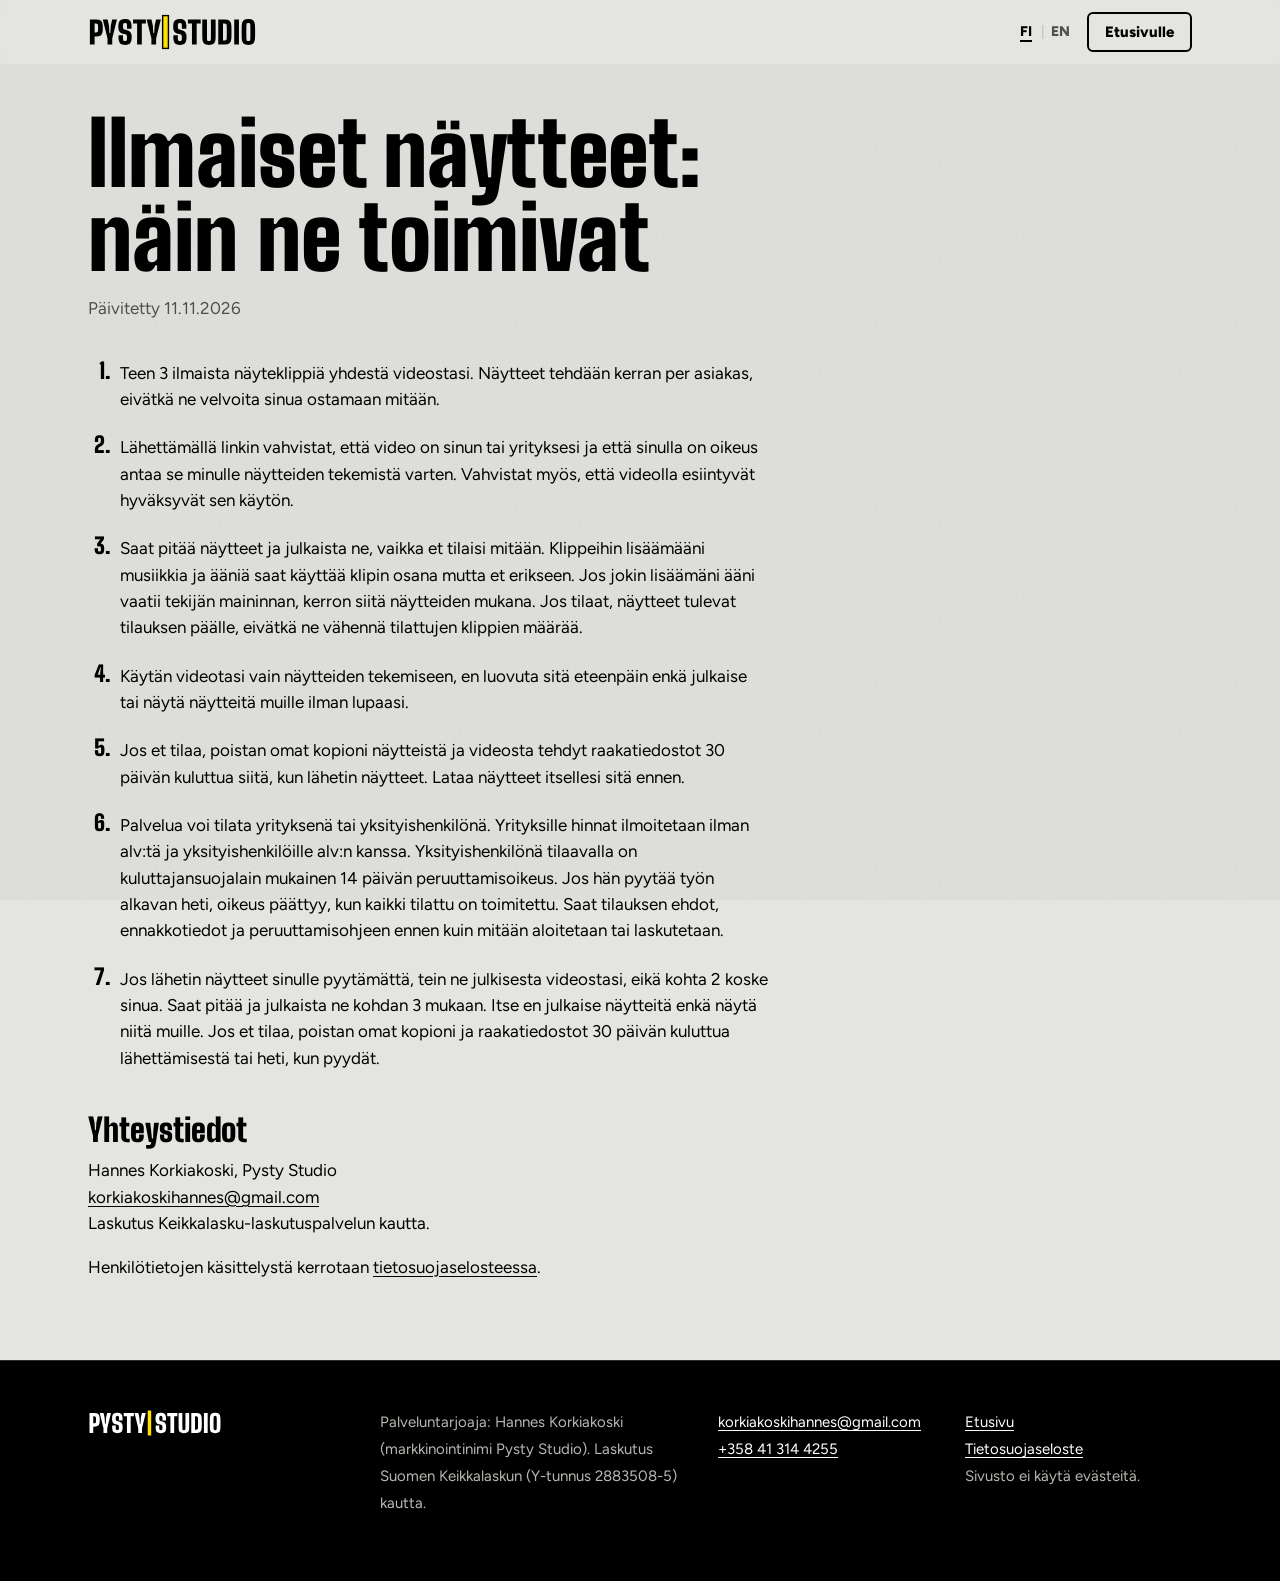
<file: naytteet.html>
<!doctype html>
<html lang="fi">
<head>
  <meta charset="utf-8">
  <meta name="viewport" content="width=device-width, initial-scale=1">
  <title>Ilmaiset näytteet – Pysty Studio</title>
  <meta name="description" content="Pysty Studion ilmaiset näyteklipit: mitä saat, mihin näytteitä saa käyttää ja milloin ne poistetaan.">
  <link rel="canonical" href="https://pystystudio.fi/naytteet.html">
  <meta property="og:type" content="website">
  <meta property="og:site_name" content="Pysty Studio">
  <meta property="og:url" content="https://pystystudio.fi/naytteet.html">
  <meta property="og:title" content="Ilmaiset näytteet – Pysty Studio">
  <meta property="og:description" content="Pysty Studion ilmaiset näyteklipit: mitä saat, mihin näytteitä saa käyttää ja milloin ne poistetaan.">
  <meta property="og:locale" content="fi_FI">
  <meta property="og:locale:alternate" content="en_US">
  <meta property="og:image" content="https://pystystudio.fi/assets/jakokuva.png">
  <meta property="og:image:type" content="image/png">
  <meta property="og:image:width" content="1200">
  <meta property="og:image:height" content="630">
  <meta property="og:image:alt" content="Pysty Studio: Pitkät videot pystyyn. 3 ilmaista näyteklippiä.">
  <meta name="twitter:card" content="summary_large_image">
  <meta name="theme-color" content="#000000">
  <link rel="alternate" hreflang="fi" href="https://pystystudio.fi/naytteet.html">
  <link rel="alternate" hreflang="en" href="https://pystystudio.fi/en/samples.html">
  <link rel="alternate" hreflang="x-default" href="https://pystystudio.fi/naytteet.html">
  <link rel="icon" href="assets/apple-touch-icon.png" type="image/png" sizes="180x180">
  <link rel="icon" href="assets/favicon.svg" type="image/svg+xml">
  <link rel="apple-touch-icon" href="assets/apple-touch-icon.png">
  <link rel="preconnect" href="https://fonts.googleapis.com">
  <link rel="preconnect" href="https://fonts.gstatic.com" crossorigin>
  <link rel="stylesheet" href="https://fonts.googleapis.com/css2?family=Big+Shoulders+Display:wght@700..900&family=Figtree:wght@400..900&display=swap">
  <link rel="stylesheet" href="assets/tyyli.css">
  <!-- Pystyviiva-ilme (käytössä 23.10.2026): luokka ilme-uusi sekä assets/ilme-uusi.css ja ilme-uusi.js.
        -->
  <script data-polku="assets/">
  (function () {
    var h = document.documentElement, s = document.currentScript, p = s.getAttribute('data-polku');
    h.classList.add('ilme-uusi');
    var liike = !(window.matchMedia && window.matchMedia('(prefers-reduced-motion: reduce)').matches);
    if (liike && 'IntersectionObserver' in window) h.classList.add('ilme-animoi');
    if (liike && s.hasAttribute('data-intro') && !location.hash) {
      var nahty = false;
      try { nahty = window.localStorage.getItem('pystystudio-intro') === '1'; } catch (e) { nahty = false; }
      if (/[?&]intro=1(&|$)/.test(location.search)) nahty = false;
      if (!nahty) h.classList.add('intro-tulossa');
    }
    document.write('<link rel="stylesheet" href="' + p + 'ilme-uusi.css"><script src="' + p + 'ilme-uusi.js" defer><\/script>');
  })();
  </script>
  <script src="assets/sahkoposti.js" defer></script>
</head>
<body>
  <a class="ohituslinkki" href="#sisalto">Siirry sisältöön</a>

  <header class="ylapalkki">
    <div class="kehys ylapalkki-sisalto">
      <a class="logo" href="index.html" aria-label="Pysty Studio, etusivu">
        <img src="assets/logo.svg" alt="Pysty Studio" width="537" height="121">
      </a>
      <nav class="kielet" aria-label="Kieli – Language">
        <a href="naytteet.html" lang="fi" hreflang="fi" aria-current="page" aria-label="FI – suomeksi">FI</a>
        <span class="kielet-vali" aria-hidden="true">|</span>
        <a href="en/samples.html" lang="en" hreflang="en" aria-label="EN – in English">EN</a>
      </nav>
      <a class="nappi nappi-toissijainen nappi-pieni" href="index.html">Etusivulle</a>
    </div>
  </header>

  <!-- Näytteiden ehdot: 02_sopimukset-ja-laki/2026-10-23_nayte-ehdot.md, osio 1 (sanatarkasti). Muutokset sinne ensin. -->
  <main id="sisalto" class="kehys seloste">
    <h1>Ilmaiset näytteet: näin ne toimivat</h1>
    <p class="seloste-paiva">Päivitetty 11.11.2026</p>

    <ol class="ehdot">
      <li>Teen 3 ilmaista näyteklippiä yhdestä videostasi. Näytteet tehdään kerran per asiakas, eivätkä ne velvoita sinua ostamaan mitään.</li>
      <li>Lähettämällä linkin vahvistat, että video on sinun tai yrityksesi ja että sinulla on oikeus antaa se minulle näytteiden tekemistä varten. Vahvistat myös, että videolla esiintyvät hyväksyvät sen käytön.</li>
      <li>Saat pitää näytteet ja julkaista ne, vaikka et tilaisi mitään. Klippeihin lisäämääni musiikkia ja ääniä saat käyttää klipin osana mutta et erikseen. Jos jokin lisäämäni ääni vaatii tekijän maininnan, kerron siitä näytteiden mukana. Jos tilaat, näytteet tulevat tilauksen päälle, eivätkä ne vähennä tilattujen klippien määrää.</li>
      <li>Käytän videotasi vain näytteiden tekemiseen, en luovuta sitä eteenpäin enkä julkaise tai näytä näytteitä muille ilman lupaasi.</li>
      <li>Jos et tilaa, poistan omat kopioni näytteistä ja videosta tehdyt raakatiedostot 30 päivän kuluttua siitä, kun lähetin näytteet. Lataa näytteet itsellesi sitä ennen.</li>
      <li>Palvelua voi tilata yrityksenä tai yksityishenkilönä. Yrityksille hinnat ilmoitetaan ilman alv:tä ja yksityishenkilöille alv:n kanssa. Yksityishenkilönä tilaavalla on kuluttajansuojalain mukainen 14 päivän peruuttamisoikeus. Jos hän pyytää työn alkavan heti, oikeus päättyy, kun kaikki tilattu on toimitettu. Saat tilauksen ehdot, ennakkotiedot ja peruuttamisohjeen ennen kuin mitään aloitetaan tai laskutetaan.</li>
      <li>Jos lähetin näytteet sinulle pyytämättä, tein ne julkisesta videostasi, eikä kohta 2 koske sinua. Saat pitää ja julkaista ne kohdan 3 mukaan. Itse en julkaise näytteitä enkä näytä niitä muille. Jos et tilaa, poistan omat kopioni ja raakatiedostot 30 päivän kuluttua lähettämisestä tai heti, kun pyydät.</li>
    </ol>

    <h2>Yhteystiedot</h2>
    <p>Hannes Korkiakoski, Pysty Studio<br><a href="mailto:korkiakoskihannes@gmail.com">korkiakoskihannes@gmail.com</a><br>Laskutus Keikkalasku-laskutuspalvelun kautta.</p>
    <p>Henkilötietojen käsittelystä kerrotaan <a href="tietosuoja.html">tietosuojaselosteessa</a>.</p>
  </main>

  <footer class="alapalkki">
    <div class="kehys alapalkki-sisalto">
      <img class="alapalkki-logo" src="assets/logo-tumma.svg" alt="Pysty Studio" width="537" height="112">
      <p>Palveluntarjoaja: Hannes Korkiakoski (markkinointinimi Pysty Studio). Laskutus Suomen Keikkalaskun (Y-tunnus 2883508-5) kautta.</p>
      <p><a href="mailto:korkiakoskihannes@gmail.com">korkiakoskihannes@gmail.com</a><br><a href="tel:+358413144255">+358 41 314 4255</a></p>
      <p><a href="index.html">Etusivu</a><br><a href="tietosuoja.html">Tietosuojaseloste</a><br>Sivusto ei käytä evästeitä.</p>
    </div>
  </footer>
</body>
</html>
</file>
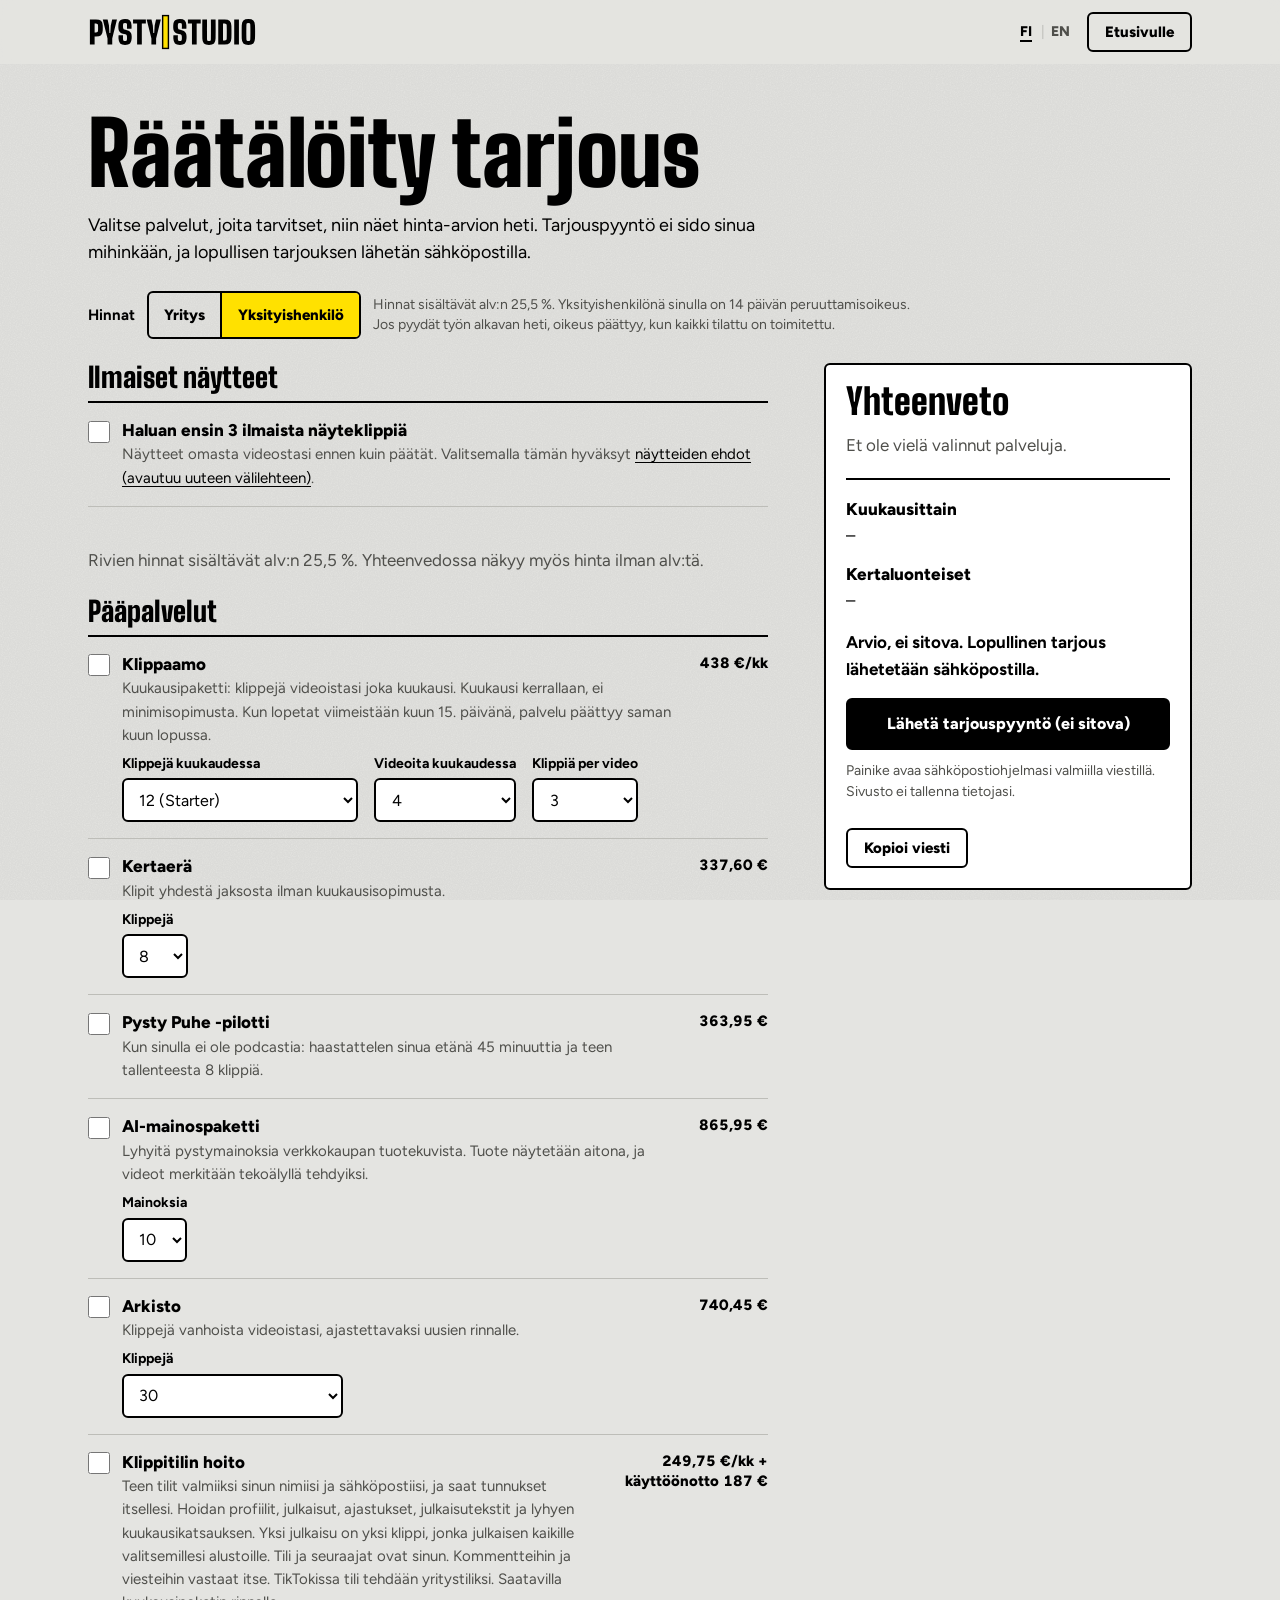
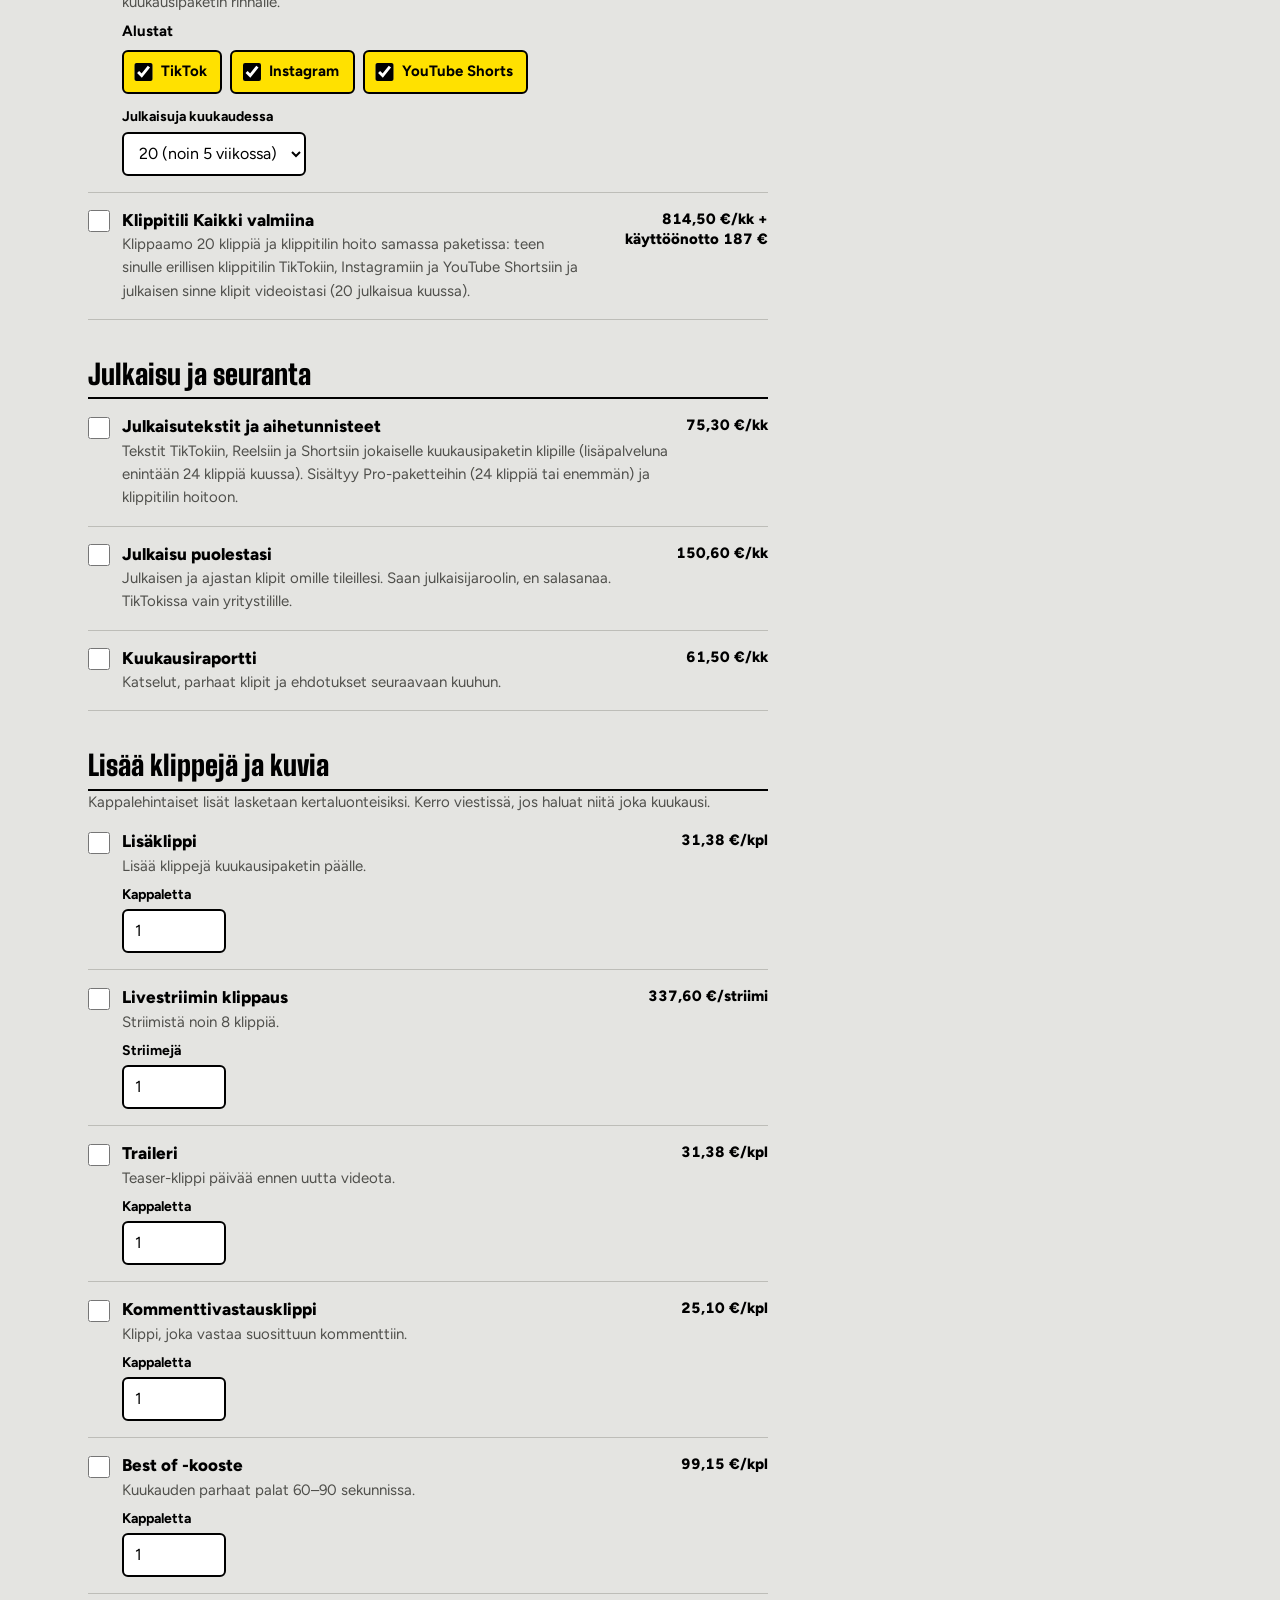
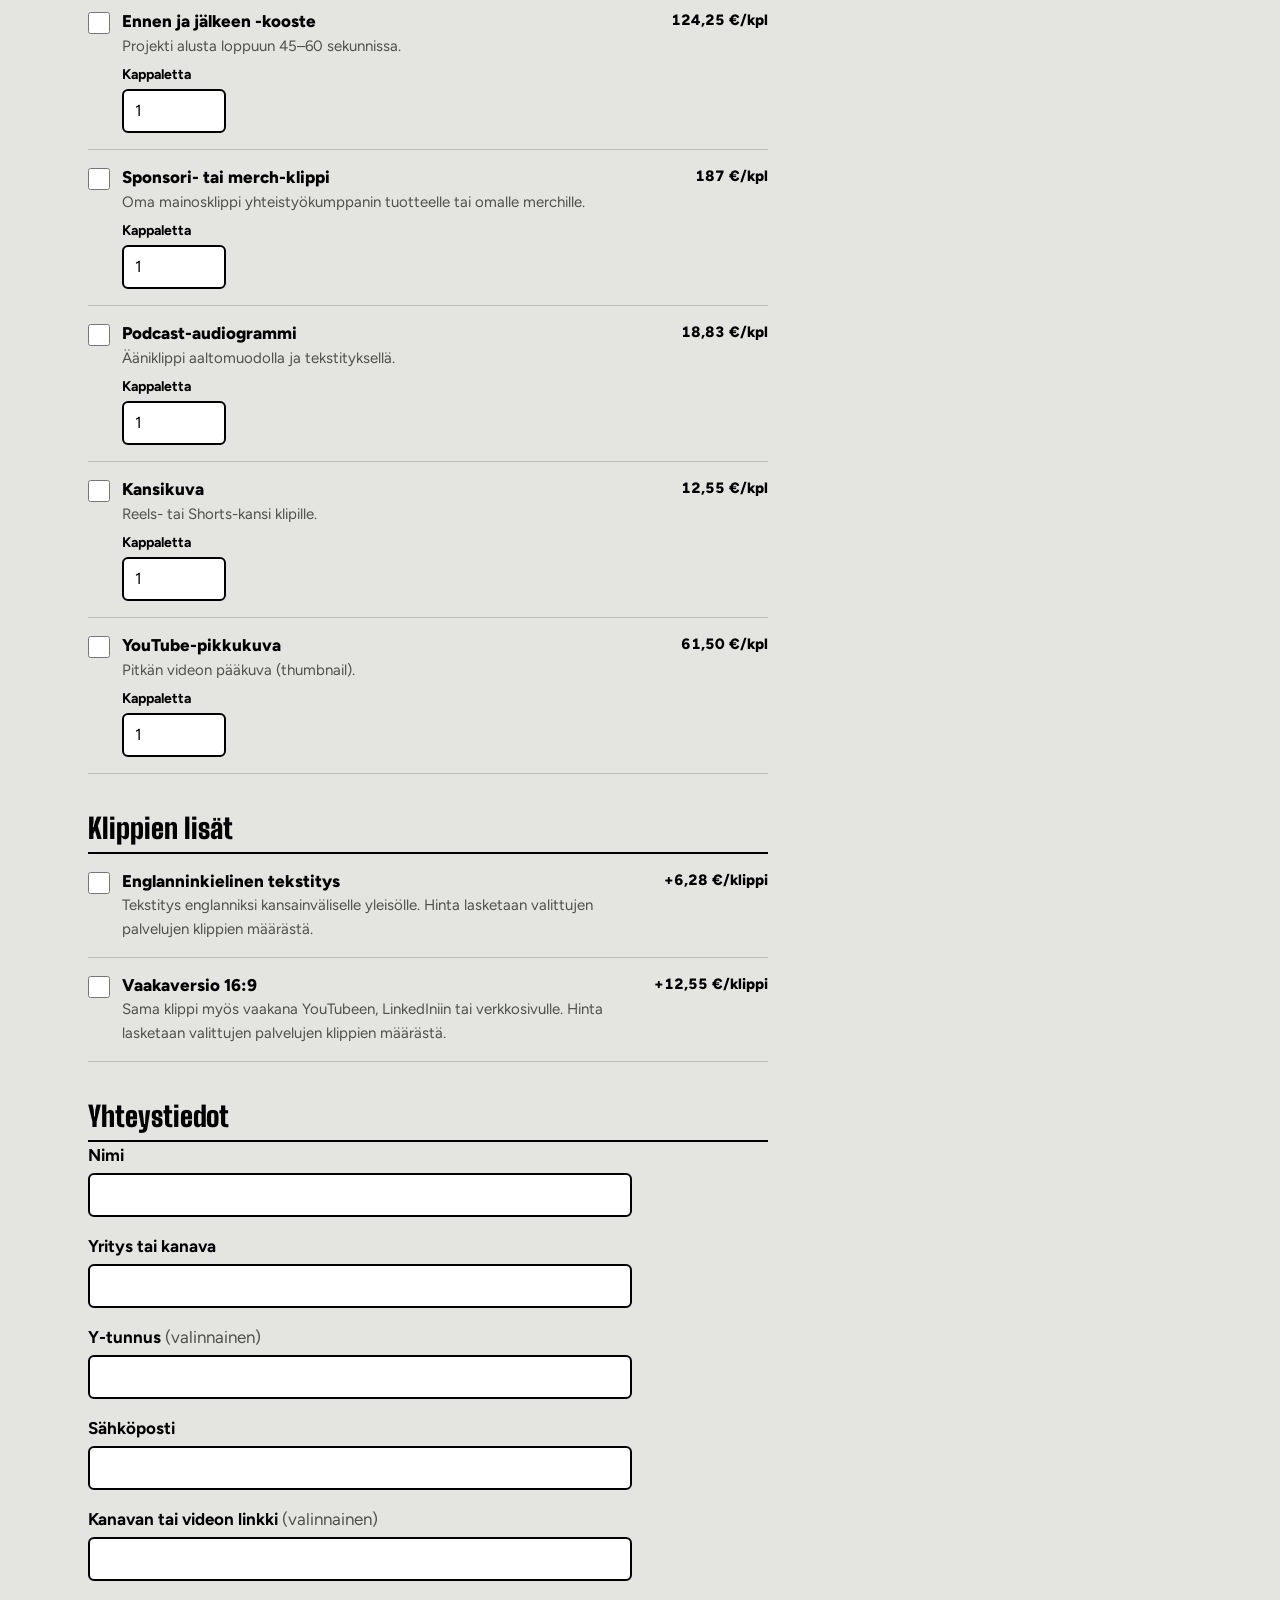
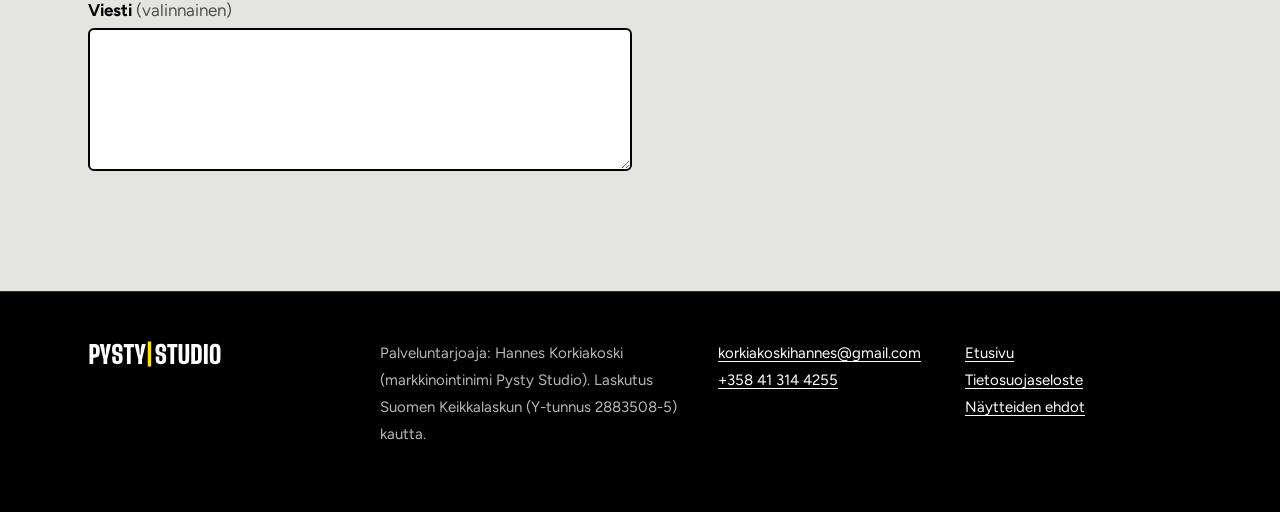
<file: tarjous.html>
<!doctype html>
<html lang="fi">
<head>
  <meta charset="utf-8">
  <meta name="viewport" content="width=device-width, initial-scale=1">
  <title>Räätälöity tarjous – Pysty Studio</title>
  <meta name="description" content="Kokoa Pysty Studion palveluista oma paketti ja näe hinta-arvio heti. Tarjouspyyntö ei sido mihinkään.">
  <link rel="canonical" href="https://pystystudio.fi/tarjous.html">
  <meta property="og:type" content="website">
  <meta property="og:site_name" content="Pysty Studio">
  <meta property="og:url" content="https://pystystudio.fi/tarjous.html">
  <meta property="og:title" content="Räätälöity tarjous – Pysty Studio">
  <meta property="og:description" content="Kokoa Pysty Studion palveluista oma paketti ja näe hinta-arvio heti. Tarjouspyyntö ei sido mihinkään.">
  <meta property="og:locale" content="fi_FI">
  <meta property="og:locale:alternate" content="en_US">
  <meta property="og:image" content="https://pystystudio.fi/assets/jakokuva.png">
  <meta property="og:image:type" content="image/png">
  <meta property="og:image:width" content="1200">
  <meta property="og:image:height" content="630">
  <meta property="og:image:alt" content="Pysty Studio: Pitkät videot pystyyn. 3 ilmaista näyteklippiä.">
  <meta name="twitter:card" content="summary_large_image">
  <meta name="theme-color" content="#000000">
  <link rel="alternate" hreflang="fi" href="https://pystystudio.fi/tarjous.html">
  <link rel="alternate" hreflang="en" href="https://pystystudio.fi/en/quote.html">
  <link rel="alternate" hreflang="x-default" href="https://pystystudio.fi/tarjous.html">
  <link rel="icon" href="assets/apple-touch-icon.png" type="image/png" sizes="180x180">
  <link rel="icon" href="assets/favicon.svg" type="image/svg+xml">
  <link rel="apple-touch-icon" href="assets/apple-touch-icon.png">
  <link rel="preconnect" href="https://fonts.googleapis.com">
  <link rel="preconnect" href="https://fonts.gstatic.com" crossorigin>
  <link rel="stylesheet" href="https://fonts.googleapis.com/css2?family=Big+Shoulders+Display:wght@700..900&family=Figtree:wght@400..900&display=swap">
  <link rel="stylesheet" href="assets/tyyli.css">
  <!-- Pystyviiva-ilme (käytössä 23.10.2026): luokka ilme-uusi sekä assets/ilme-uusi.css ja ilme-uusi.js.
        -->
  <script data-polku="assets/">
  (function () {
    var h = document.documentElement, s = document.currentScript, p = s.getAttribute('data-polku');
    h.classList.add('ilme-uusi');
    var liike = !(window.matchMedia && window.matchMedia('(prefers-reduced-motion: reduce)').matches);
    if (liike && 'IntersectionObserver' in window) h.classList.add('ilme-animoi');
    if (liike && s.hasAttribute('data-intro') && !location.hash) {
      var nahty = false;
      try { nahty = window.localStorage.getItem('pystystudio-intro') === '1'; } catch (e) { nahty = false; }
      if (/[?&]intro=1(&|$)/.test(location.search)) nahty = false;
      if (!nahty) h.classList.add('intro-tulossa');
    }
    document.write('<link rel="stylesheet" href="' + p + 'ilme-uusi.css"><script src="' + p + 'ilme-uusi.js" defer><\/script>');
  })();
  </script>
  <script src="assets/hintadata.js" defer></script>
  <script src="assets/valuutta.js" defer></script>
  <script src="assets/tarjous.js" defer></script>
  <script src="assets/sahkoposti.js" defer></script>
</head>
<body>
  <a class="ohituslinkki" href="#sisalto">Siirry sisältöön</a>

  <header class="ylapalkki">
    <div class="kehys ylapalkki-sisalto">
      <a class="logo" href="index.html" aria-label="Pysty Studio, etusivu">
        <img src="assets/logo.svg" alt="Pysty Studio" width="537" height="121">
      </a>
      <nav class="kielet" aria-label="Kieli – Language">
        <a href="tarjous.html" lang="fi" hreflang="fi" aria-current="page" aria-label="FI – suomeksi">FI</a>
        <span class="kielet-vali" aria-hidden="true">|</span>
        <a href="en/quote.html" lang="en" hreflang="en" aria-label="EN – in English" data-tarjous-kielilinkki>EN</a>
      </nav>
      <a class="nappi nappi-toissijainen nappi-pieni" href="index.html">Etusivulle</a>
    </div>
  </header>

  <!-- Räätälöity tarjous. Hinnat tulevat assets/hintadata.js:stä (ei tässä tiedostossa), laskenta ja sähköpostiviesti
       assets/tarjous.js:stä. Palvelurivi: data-palvelu = hintadata.js:n nimi. Sivu ei lähetä eikä tallenna mitään. -->
  <main id="sisalto" class="kehys tarjous-sivu">
    <h1>Räätälöity tarjous</h1>
    <p class="johdanto">Valitse palvelut, joita tarvitset, niin näet hinta-arvion heti. Tarjouspyyntö ei sido sinua mihinkään, ja lopullisen tarjouksen lähetän sähköpostilla.</p>
    <p class="tarjous-ilman-js" data-ilman-js>Lähetä sähköpostia osoitteeseen <a href="mailto:korkiakoskihannes@gmail.com?subject=Tarjouspyynt%C3%B6">korkiakoskihannes@gmail.com</a> ja kerro, mitkä alla olevista palveluista kiinnostavat. Hinnat näet <a href="index.html#hinnat">etusivulta</a>.</p>

    <!-- Hintatapa Yksityishenkilö | Yritys (assets/tarjous.js), sama valinta ja muisti kuin etusivulla: yksityishenkilölle
         rivien ja yhteenvedon hinnat alv:n kanssa, yritykselle alv 0 %. Oletus on yksityishenkilö, ja ?hinnat=yritys avaa
         sivun yrityksen hinnoilla. Laskenta ja sähköpostiviestin yhteissummat ovat molemmilla tavoilla alv 0 % ja alv:n kanssa. -->
    <div class="valuutta" data-hintatapa-valitsin hidden>
      <span class="valuutta-otsikko" id="hintatapa-otsikko">Hinnat</span>
      <div class="valuutta-napit" role="group" aria-labelledby="hintatapa-otsikko">
        <button type="button" data-hintatapa-nappi="yritys" aria-pressed="false">Yritys</button>
        <button type="button" data-hintatapa-nappi="kuluttaja" aria-pressed="true">Yksityishenkilö</button>
      </div>
      <p class="valuutta-huomio" data-hintatapa-huomio data-kuluttaja="Hinnat sisältävät alv:n 25,5 %. Yksityishenkilönä sinulla on 14 päivän peruuttamisoikeus. Jos pyydät työn alkavan heti, oikeus päättyy, kun kaikki tilattu on toimitettu." data-yritys="Hinnat ovat alv 0 %, ja laskuun lisätään alv 25,5 %."></p>
      <p class="piilotettu" data-hintatapa-ilmoitus aria-live="polite"></p>
    </div>


    <form class="tarjous-ruudukko" data-tarjous>
      <div class="tarjous-valinnat">
        <fieldset class="tarjous-osio" data-vain-js hidden>
          <legend>Ilmaiset näytteet</legend>
          <div class="palvelu palvelu-naytteet">
            <input type="checkbox" id="t-naytteet" name="naytteet" autocomplete="off">
            <label for="t-naytteet"><span class="palvelu-nimi">Haluan ensin 3 ilmaista näyteklippiä</span> <span class="palvelu-kuvaus">Näytteet omasta videostasi ennen kuin päätät. Valitsemalla tämän hyväksyt <a href="naytteet.html" target="_blank" rel="noopener">näytteiden ehdot (avautuu uuteen välilehteen)</a>.</span></label>
          </div>
        </fieldset>

        <p class="tarjous-alv" data-hintatapa-huomio data-kuluttaja="Rivien hinnat sisältävät alv:n 25,5 %. Yhteenvedossa näkyy myös hinta ilman alv:tä." data-yritys="Rivien hinnat ovat alv 0 %. Yhteenvedossa näkyy myös hinta alv:n kanssa (alv 25,5 %), jonka yksityishenkilö maksaa.">Rivien hinnat ovat alv 0 %. Yhteenvedossa näkyy myös hinta alv:n kanssa (alv 25,5 %), jonka yksityishenkilö maksaa.</p>

        <fieldset class="tarjous-osio">
          <legend>Pääpalvelut</legend>

          <div class="palvelu" data-palvelu="klippaamo">
            <input type="checkbox" id="t-klippaamo" name="klippaamo" data-valittu autocomplete="off">
            <label for="t-klippaamo"><span class="palvelu-nimi">Klippaamo</span> <span class="palvelu-kuvaus">Kuukausipaketti: klippejä videoistasi joka kuukausi. Kuukausi kerrallaan, ei minimisopimusta. Kun lopetat viimeistään kuun 15. päivänä, palvelu päättyy saman kuun lopussa.</span></label>
            <p class="palvelu-hinta" data-rivihinta></p>
            <div class="palvelu-asetukset">
              <div class="kentta-pieni">
                <label for="t-klippaamo-koko">Klippejä kuukaudessa</label>
                <select id="t-klippaamo-koko" data-koko autocomplete="off">
                  <option value="1">1</option>
                  <option value="2">2</option>
                  <option value="3">3</option>
                  <option value="4">4</option>
                  <option value="5">5</option>
                  <option value="6">6</option>
                  <option value="7">7</option>
                  <option value="8">8</option>
                  <option value="9">9</option>
                  <option value="10">10</option>
                  <option value="11">11</option>
                  <option value="12" data-nimi="Klippaamo Starter" selected>12 (Starter)</option>
                  <option value="13">13</option>
                  <option value="14">14</option>
                  <option value="15">15</option>
                  <option value="16">16</option>
                  <option value="17">17</option>
                  <option value="18">18</option>
                  <option value="19">19</option>
                  <option value="20">20</option>
                  <option value="21">21</option>
                  <option value="22">22</option>
                  <option value="23">23</option>
                  <option value="24" data-nimi="Klippaamo Pro">24 (Pro, sis. julkaisutekstit)</option>
                  <option value="25" data-nimi="Klippaamo Pro">25 (Pro)</option>
                  <option value="26" data-nimi="Klippaamo Pro">26 (Pro)</option>
                  <option value="27" data-nimi="Klippaamo Pro">27 (Pro)</option>
                  <option value="28" data-nimi="Klippaamo Pro">28 (Pro)</option>
                  <option value="29" data-nimi="Klippaamo Pro">29 (Pro)</option>
                  <option value="30" data-nimi="Klippaamo Pro">30 (Pro)</option>
                  <option value="31" data-nimi="Klippaamo Pro">31 (Pro)</option>
                  <option value="32" data-nimi="Klippaamo Pro">32 (Pro)</option>
                  <option value="33" data-nimi="Klippaamo Pro">33 (Pro)</option>
                  <option value="34" data-nimi="Klippaamo Pro">34 (Pro)</option>
                  <option value="35" data-nimi="Klippaamo Pro">35 (Pro)</option>
                  <option value="36" data-nimi="Klippaamo Pro">36 (Pro)</option>
                  <option value="37" data-nimi="Klippaamo Pro">37 (Pro)</option>
                  <option value="38" data-nimi="Klippaamo Pro">38 (Pro)</option>
                  <option value="39" data-nimi="Klippaamo Pro">39 (Pro)</option>
                  <option value="40" data-nimi="Klippaamo Pro">40 (Pro)</option>
                  <option value="41" data-nimi="Klippaamo Pro">41 (Pro)</option>
                  <option value="42" data-nimi="Klippaamo Pro">42 (Pro)</option>
                  <option value="43" data-nimi="Klippaamo Pro">43 (Pro)</option>
                  <option value="44" data-nimi="Klippaamo Pro">44 (Pro)</option>
                  <option value="45" data-nimi="Klippaamo Pro">45 (Pro)</option>
                  <option value="46" data-nimi="Klippaamo Pro">46 (Pro)</option>
                  <option value="47" data-nimi="Klippaamo Pro">47 (Pro)</option>
                  <option value="48" data-nimi="Klippaamo Pro">48 (Pro)</option>
                  <option value="49" data-nimi="Klippaamo Pro">49 (Pro)</option>
                  <option value="50" data-nimi="Klippaamo Pro">50 (Pro)</option>
                  <option value="51" data-nimi="Klippaamo Pro">51 (Pro)</option>
                  <option value="52" data-nimi="Klippaamo Pro">52 (Pro)</option>
                  <option value="53" data-nimi="Klippaamo Pro">53 (Pro)</option>
                  <option value="54" data-nimi="Klippaamo Pro">54 (Pro)</option>
                  <option value="55" data-nimi="Klippaamo Pro">55 (Pro)</option>
                  <option value="56" data-nimi="Klippaamo Pro">56 (Pro)</option>
                  <option value="57" data-nimi="Klippaamo Pro">57 (Pro)</option>
                  <option value="58" data-nimi="Klippaamo Pro">58 (Pro)</option>
                  <option value="59" data-nimi="Klippaamo Pro">59 (Pro)</option>
                  <option value="60" data-nimi="Klippaamo Pro">60 (Pro)</option>
                  <option value="61" data-nimi="Klippaamo Pro">61 (Pro)</option>
                  <option value="62" data-nimi="Klippaamo Pro">62 (Pro)</option>
                  <option value="63" data-nimi="Klippaamo Pro">63 (Pro)</option>
                  <option value="64" data-nimi="Klippaamo Pro">64 (Pro)</option>
                </select>
              </div>
              <div class="kentta-pieni">
                <label for="t-videot">Videoita kuukaudessa</label>
                <select id="t-videot" data-videot autocomplete="off">
                  <option value="1">1</option><option value="2">2</option><option value="3">3</option><option value="4" selected>4</option><option value="5">5</option><option value="6">6</option><option value="7">7</option><option value="8">8</option><option value="9">9</option><option value="10">10</option><option value="11">11</option><option value="12">12</option><option value="13">13</option><option value="14">14</option><option value="15">15</option><option value="16">16</option><option value="17">17</option><option value="18">18</option><option value="19">19</option><option value="20">20</option>
                </select>
              </div>
              <div class="kentta-pieni">
                <label for="t-per">Klippiä per video</label>
                <select id="t-per" data-per autocomplete="off">
                  <option value="1">1</option><option value="2">2</option><option value="3" selected>3</option><option value="4">4</option><option value="5">5</option><option value="6">6</option><option value="7">7</option><option value="8">8</option>
                </select>
              </div>
            </div>
            <p class="palvelu-huomio" data-huomio-yli hidden>Yli 64 klippiä kuussa: sovitaan erikseen, eikä ylärajaa ole. <a data-yli-tarjous href="mailto:korkiakoskihannes@gmail.com?subject=Tarjouspyynt%C3%B6%3A%20yli%2064%20klippi%C3%A4%20kuukaudessa&amp;body=Hei%2C%0A%0AVideoita%20kuukaudessa%3A%20%0AKlippi%C3%A4%20per%20video%3A%20%0AKanava%3A%20%0A">Kysy tarjous</a></p>
          </div>

          <div class="palvelu" data-palvelu="kertaera">
            <input type="checkbox" id="t-kertaera" name="kertaera" data-valittu autocomplete="off">
            <label for="t-kertaera"><span class="palvelu-nimi">Kertaerä</span> <span class="palvelu-kuvaus">Klipit yhdestä jaksosta ilman kuukausisopimusta.</span></label>
            <p class="palvelu-hinta" data-rivihinta></p>
            <div class="palvelu-asetukset">
              <div class="kentta-pieni">
                <label for="t-kertaera-koko">Klippejä</label>
                <select id="t-kertaera-koko" data-koko autocomplete="off">
                  <option value="1">1</option><option value="2">2</option><option value="3">3</option><option value="4">4</option><option value="5">5</option><option value="6">6</option><option value="7">7</option><option value="8" selected>8</option><option value="9">9</option><option value="10">10</option><option value="11">11</option><option value="12">12</option><option value="13">13</option><option value="14">14</option><option value="15">15</option><option value="16">16</option><option value="17">17</option><option value="18">18</option><option value="19">19</option><option value="20">20</option><option value="21">21</option><option value="22">22</option><option value="23">23</option><option value="24">24</option><option value="25">25</option><option value="26">26</option><option value="27">27</option><option value="28">28</option><option value="29">29</option><option value="30">30</option><option value="31">31</option><option value="32">32</option><option value="33">33</option><option value="34">34</option><option value="35">35</option><option value="36">36</option><option value="37">37</option><option value="38">38</option><option value="39">39</option><option value="40">40</option><option value="41">41</option><option value="42">42</option><option value="43">43</option><option value="44">44</option><option value="45">45</option><option value="46">46</option><option value="47">47</option><option value="48">48</option><option value="49">49</option><option value="50">50</option>
                </select>
              </div>
            </div>
          </div>

          <div class="palvelu" data-palvelu="pystyPuhe">
            <input type="checkbox" id="t-pystypuhe" name="pystyPuhe" data-valittu autocomplete="off">
            <label for="t-pystypuhe"><span class="palvelu-nimi">Pysty Puhe -pilotti</span> <span class="palvelu-kuvaus">Kun sinulla ei ole podcastia: haastattelen sinua etänä 45 minuuttia ja teen tallenteesta 8 klippiä.</span></label>
            <p class="palvelu-hinta" data-rivihinta></p>
          </div>

          <div class="palvelu" data-palvelu="aiMainos">
            <input type="checkbox" id="t-ai" name="aiMainos" data-valittu autocomplete="off">
            <label for="t-ai"><span class="palvelu-nimi">AI-mainospaketti</span> <span class="palvelu-kuvaus">Lyhyitä pystymainoksia verkkokaupan tuotekuvista. Tuote näytetään aitona, ja videot merkitään tekoälyllä tehdyiksi.</span></label>
            <p class="palvelu-hinta" data-rivihinta></p>
            <div class="palvelu-asetukset">
              <div class="kentta-pieni">
                <label for="t-ai-koko">Mainoksia</label>
                <select id="t-ai-koko" data-koko autocomplete="off">
                  <option value="1">1</option><option value="2">2</option><option value="3">3</option><option value="4">4</option><option value="5">5</option><option value="6">6</option><option value="7">7</option><option value="8">8</option><option value="9">9</option><option value="10" selected>10</option><option value="11">11</option><option value="12">12</option><option value="13">13</option><option value="14">14</option><option value="15">15</option><option value="16">16</option><option value="17">17</option><option value="18">18</option><option value="19">19</option><option value="20">20</option>
                </select>
              </div>
            </div>
          </div>

          <div class="palvelu" data-palvelu="arkisto">
            <input type="checkbox" id="t-arkisto" name="arkisto" data-valittu autocomplete="off">
            <label for="t-arkisto"><span class="palvelu-nimi">Arkisto</span> <span class="palvelu-kuvaus">Klippejä vanhoista videoistasi, ajastettavaksi uusien rinnalle.</span></label>
            <p class="palvelu-hinta" data-rivihinta></p>
            <div class="palvelu-asetukset">
              <div class="kentta-pieni">
                <label for="t-arkisto-koko">Klippejä</label>
                <select id="t-arkisto-koko" data-koko autocomplete="off">
                  <option value="1">1</option><option value="2">2</option><option value="3">3</option><option value="4">4</option><option value="5">5</option><option value="6">6</option><option value="7">7</option><option value="8">8</option><option value="9">9</option><option value="10">10</option><option value="11">11</option><option value="12">12</option><option value="13">13</option><option value="14">14</option><option value="15">15</option><option value="16">16</option><option value="17">17</option><option value="18">18</option><option value="19">19</option><option value="20">20</option><option value="21">21</option><option value="22">22</option><option value="23">23</option><option value="24">24</option><option value="25">25</option><option value="26">26</option><option value="27">27</option><option value="28">28</option><option value="29">29</option><option value="30" selected>30</option><option value="31">31</option><option value="32">32</option><option value="33">33</option><option value="34">34</option><option value="35">35</option><option value="36">36</option><option value="37">37</option><option value="38">38</option><option value="39">39</option><option value="40">40</option><option value="41">41</option><option value="42">42</option><option value="43">43</option><option value="44">44</option><option value="45">45</option><option value="46">46</option><option value="47">47</option><option value="48">48</option><option value="49">49</option><option value="50" data-nimi="Kanavan parhaat 50">50 (Kanavan parhaat 50)</option>
                </select>
              </div>
            </div>
          </div>

          <div class="palvelu" data-palvelu="tilinhoito">
            <input type="checkbox" id="t-tilinhoito" name="tilinhoito" data-valittu autocomplete="off">
            <label for="t-tilinhoito"><span class="palvelu-nimi">Klippitilin hoito</span> <span class="palvelu-kuvaus">Teen tilit valmiiksi sinun nimiisi ja sähköpostiisi, ja saat tunnukset itsellesi. Hoidan profiilit, julkaisut, ajastukset, julkaisutekstit ja lyhyen kuukausikatsauksen. Yksi julkaisu on yksi klippi, jonka julkaisen kaikille valitsemillesi alustoille. Tili ja seuraajat ovat sinun. Kommentteihin ja viesteihin vastaat itse. TikTokissa tili tehdään yritystiliksi. Saatavilla kuukausipaketin rinnalle.</span></label>
            <p class="palvelu-hinta" data-rivihinta></p>
            <div class="palvelu-asetukset">
              <fieldset class="alustat">
                <legend>Alustat</legend>
                <div class="alustat-valinnat">
                  <label class="valinta"><input type="checkbox" value="TikTok" data-alusta="tiktok" checked autocomplete="off"> TikTok</label>
                  <label class="valinta"><input type="checkbox" value="Instagram" data-alusta="instagram" checked autocomplete="off"> Instagram</label>
                  <label class="valinta"><input type="checkbox" value="YouTube Shorts" data-alusta="shorts" checked autocomplete="off"> YouTube Shorts</label>
                </div>
                <p class="valinta-huomio" data-huomio hidden>Valitse vähintään yksi alusta.</p>
              </fieldset>
              <div class="kentta-pieni">
                <label for="t-tilinhoito-koko">Julkaisuja kuukaudessa</label>
                <select id="t-tilinhoito-koko" data-koko autocomplete="off">
                  <option value="1">1</option><option value="2">2</option><option value="3">3 (noin 1 viikossa)</option><option value="4">4 (noin 1 viikossa)</option><option value="5">5 (noin 1 viikossa)</option><option value="6">6 (noin 1 viikossa)</option><option value="7">7 (noin 2 viikossa)</option><option value="8">8 (noin 2 viikossa)</option><option value="9">9 (noin 2 viikossa)</option><option value="10">10 (noin 2 viikossa)</option><option value="11">11 (noin 3 viikossa)</option><option value="12">12 (noin 3 viikossa)</option><option value="13">13 (noin 3 viikossa)</option><option value="14">14 (noin 3 viikossa)</option><option value="15">15 (noin 3 viikossa)</option><option value="16">16 (noin 4 viikossa)</option><option value="17">17 (noin 4 viikossa)</option><option value="18">18 (noin 4 viikossa)</option><option value="19">19 (noin 4 viikossa)</option><option value="20" selected>20 (noin 5 viikossa)</option><option value="21">21 (noin 5 viikossa)</option><option value="22">22 (noin 5 viikossa)</option><option value="23">23 (noin 5 viikossa)</option><option value="24">24 (noin 6 viikossa)</option><option value="25">25 (noin 6 viikossa)</option><option value="26">26 (noin 6 viikossa)</option><option value="27">27 (noin 6 viikossa)</option><option value="28">28 (noin 6 viikossa)</option><option value="29">29 (noin 7 viikossa)</option><option value="30">30 (noin 7 viikossa)</option>
                </select>
              </div>
            </div>
            <p class="palvelu-huomio" data-huomio-paketti hidden>Klippitilin hoito myydään kuukausipaketin rinnalle.</p>
          </div>

          <div class="palvelu" data-palvelu="kaikkiValmiina">
            <input type="checkbox" id="t-kaikki" name="kaikkiValmiina" data-valittu autocomplete="off">
            <label for="t-kaikki"><span class="palvelu-nimi">Klippitili Kaikki valmiina</span> <span class="palvelu-kuvaus">Klippaamo 20 klippiä ja klippitilin hoito samassa paketissa: teen sinulle erillisen klippitilin TikTokiin, Instagramiin ja YouTube Shortsiin ja julkaisen sinne klipit videoistasi (20 julkaisua kuussa).</span></label>
            <p class="palvelu-hinta" data-rivihinta></p>
          </div>
        </fieldset>

        <fieldset class="tarjous-osio">
          <legend>Julkaisu ja seuranta</legend>
          <div class="palvelu" data-palvelu="julkaisutekstit">
            <input type="checkbox" id="t-julkaisutekstit" name="julkaisutekstit" data-valittu autocomplete="off">
            <label for="t-julkaisutekstit"><span class="palvelu-nimi">Julkaisutekstit ja aihetunnisteet</span> <span class="palvelu-kuvaus">Tekstit TikTokiin, Reelsiin ja Shortsiin jokaiselle kuukausipaketin klipille (lisäpalveluna enintään 24 klippiä kuussa). Sisältyy Pro-paketteihin (24 klippiä tai enemmän) ja klippitilin hoitoon.</span></label>
            <p class="palvelu-hinta" data-rivihinta></p>
          </div>
          <div class="palvelu" data-palvelu="julkaisuPuolesta">
            <input type="checkbox" id="t-julkaisu" name="julkaisuPuolesta" data-valittu autocomplete="off">
            <label for="t-julkaisu"><span class="palvelu-nimi">Julkaisu puolestasi</span> <span class="palvelu-kuvaus">Julkaisen ja ajastan klipit omille tileillesi. Saan julkaisijaroolin, en salasanaa. TikTokissa vain yritystilille.</span></label>
            <p class="palvelu-hinta" data-rivihinta></p>
          </div>
          <div class="palvelu" data-palvelu="kuukausiraportti">
            <input type="checkbox" id="t-raportti" name="kuukausiraportti" data-valittu autocomplete="off">
            <label for="t-raportti"><span class="palvelu-nimi">Kuukausiraportti</span> <span class="palvelu-kuvaus">Katselut, parhaat klipit ja ehdotukset seuraavaan kuuhun.</span></label>
            <p class="palvelu-hinta" data-rivihinta></p>
          </div>
        </fieldset>

        <fieldset class="tarjous-osio">
          <legend>Lisää klippejä ja kuvia</legend>
          <p class="tarjous-osio-ohje">Kappalehintaiset lisät lasketaan kertaluonteisiksi. Kerro viestissä, jos haluat niitä joka kuukausi.</p>
          <div class="palvelu" data-palvelu="lisaklippi" data-jakso="/kpl">
            <input type="checkbox" id="t-lisaklippi" name="lisaklippi" data-valittu autocomplete="off">
            <label for="t-lisaklippi"><span class="palvelu-nimi">Lisäklippi</span> <span class="palvelu-kuvaus">Lisää klippejä kuukausipaketin päälle.</span></label>
            <p class="palvelu-hinta" data-rivihinta></p>
            <div class="palvelu-asetukset"><div class="kentta-pieni kentta-maara"><label for="t-lisaklippi-maara">Kappaletta</label><input type="number" id="t-lisaklippi-maara" min="1" max="999" step="1" value="1" inputmode="numeric" data-maara autocomplete="off"></div></div>
          </div>
          <div class="palvelu" data-palvelu="livestriimi" data-jakso="/striimi">
            <input type="checkbox" id="t-livestriimi" name="livestriimi" data-valittu autocomplete="off">
            <label for="t-livestriimi"><span class="palvelu-nimi">Livestriimin klippaus</span> <span class="palvelu-kuvaus">Striimistä noin 8 klippiä.</span></label>
            <p class="palvelu-hinta" data-rivihinta></p>
            <div class="palvelu-asetukset"><div class="kentta-pieni kentta-maara"><label for="t-livestriimi-maara">Striimejä</label><input type="number" id="t-livestriimi-maara" min="1" max="999" step="1" value="1" inputmode="numeric" data-maara autocomplete="off"></div></div>
          </div>
          <div class="palvelu" data-palvelu="traileri" data-jakso="/kpl">
            <input type="checkbox" id="t-traileri" name="traileri" data-valittu autocomplete="off">
            <label for="t-traileri"><span class="palvelu-nimi">Traileri</span> <span class="palvelu-kuvaus">Teaser-klippi päivää ennen uutta videota.</span></label>
            <p class="palvelu-hinta" data-rivihinta></p>
            <div class="palvelu-asetukset"><div class="kentta-pieni kentta-maara"><label for="t-traileri-maara">Kappaletta</label><input type="number" id="t-traileri-maara" min="1" max="999" step="1" value="1" inputmode="numeric" data-maara autocomplete="off"></div></div>
          </div>
          <div class="palvelu" data-palvelu="kommenttivastaus" data-jakso="/kpl">
            <input type="checkbox" id="t-kommentti" name="kommenttivastaus" data-valittu autocomplete="off">
            <label for="t-kommentti"><span class="palvelu-nimi">Kommenttivastausklippi</span> <span class="palvelu-kuvaus">Klippi, joka vastaa suosittuun kommenttiin.</span></label>
            <p class="palvelu-hinta" data-rivihinta></p>
            <div class="palvelu-asetukset"><div class="kentta-pieni kentta-maara"><label for="t-kommentti-maara">Kappaletta</label><input type="number" id="t-kommentti-maara" min="1" max="999" step="1" value="1" inputmode="numeric" data-maara autocomplete="off"></div></div>
          </div>
          <div class="palvelu" data-palvelu="bestOf" data-jakso="/kpl">
            <input type="checkbox" id="t-bestof" name="bestOf" data-valittu autocomplete="off">
            <label for="t-bestof"><span class="palvelu-nimi">Best of -kooste</span> <span class="palvelu-kuvaus">Kuukauden parhaat palat 60–90 sekunnissa.</span></label>
            <p class="palvelu-hinta" data-rivihinta></p>
            <div class="palvelu-asetukset"><div class="kentta-pieni kentta-maara"><label for="t-bestof-maara">Kappaletta</label><input type="number" id="t-bestof-maara" min="1" max="999" step="1" value="1" inputmode="numeric" data-maara autocomplete="off"></div></div>
          </div>
          <div class="palvelu" data-palvelu="ennenJalkeen" data-jakso="/kpl">
            <input type="checkbox" id="t-ennen" name="ennenJalkeen" data-valittu autocomplete="off">
            <label for="t-ennen"><span class="palvelu-nimi">Ennen ja jälkeen -kooste</span> <span class="palvelu-kuvaus">Projekti alusta loppuun 45–60 sekunnissa.</span></label>
            <p class="palvelu-hinta" data-rivihinta></p>
            <div class="palvelu-asetukset"><div class="kentta-pieni kentta-maara"><label for="t-ennen-maara">Kappaletta</label><input type="number" id="t-ennen-maara" min="1" max="999" step="1" value="1" inputmode="numeric" data-maara autocomplete="off"></div></div>
          </div>
          <div class="palvelu" data-palvelu="sponsori" data-jakso="/kpl">
            <input type="checkbox" id="t-sponsori" name="sponsori" data-valittu autocomplete="off">
            <label for="t-sponsori"><span class="palvelu-nimi">Sponsori- tai merch-klippi</span> <span class="palvelu-kuvaus">Oma mainosklippi yhteistyökumppanin tuotteelle tai omalle merchille.</span></label>
            <p class="palvelu-hinta" data-rivihinta></p>
            <div class="palvelu-asetukset"><div class="kentta-pieni kentta-maara"><label for="t-sponsori-maara">Kappaletta</label><input type="number" id="t-sponsori-maara" min="1" max="999" step="1" value="1" inputmode="numeric" data-maara autocomplete="off"></div></div>
          </div>
          <div class="palvelu" data-palvelu="audiogrammi" data-jakso="/kpl">
            <input type="checkbox" id="t-audiogrammi" name="audiogrammi" data-valittu autocomplete="off">
            <label for="t-audiogrammi"><span class="palvelu-nimi">Podcast-audiogrammi</span> <span class="palvelu-kuvaus">Ääniklippi aaltomuodolla ja tekstityksellä.</span></label>
            <p class="palvelu-hinta" data-rivihinta></p>
            <div class="palvelu-asetukset"><div class="kentta-pieni kentta-maara"><label for="t-audiogrammi-maara">Kappaletta</label><input type="number" id="t-audiogrammi-maara" min="1" max="999" step="1" value="1" inputmode="numeric" data-maara autocomplete="off"></div></div>
          </div>
          <div class="palvelu" data-palvelu="kansikuva" data-jakso="/kpl">
            <input type="checkbox" id="t-kansikuva" name="kansikuva" data-valittu autocomplete="off">
            <label for="t-kansikuva"><span class="palvelu-nimi">Kansikuva</span> <span class="palvelu-kuvaus">Reels- tai Shorts-kansi klipille.</span></label>
            <p class="palvelu-hinta" data-rivihinta></p>
            <div class="palvelu-asetukset"><div class="kentta-pieni kentta-maara"><label for="t-kansikuva-maara">Kappaletta</label><input type="number" id="t-kansikuva-maara" min="1" max="999" step="1" value="1" inputmode="numeric" data-maara autocomplete="off"></div></div>
          </div>
          <div class="palvelu" data-palvelu="pikkukuva" data-jakso="/kpl">
            <input type="checkbox" id="t-pikkukuva" name="pikkukuva" data-valittu autocomplete="off">
            <label for="t-pikkukuva"><span class="palvelu-nimi">YouTube-pikkukuva</span> <span class="palvelu-kuvaus">Pitkän videon pääkuva (thumbnail).</span></label>
            <p class="palvelu-hinta" data-rivihinta></p>
            <div class="palvelu-asetukset"><div class="kentta-pieni kentta-maara"><label for="t-pikkukuva-maara">Kappaletta</label><input type="number" id="t-pikkukuva-maara" min="1" max="999" step="1" value="1" inputmode="numeric" data-maara autocomplete="off"></div></div>
          </div>
        </fieldset>

        <fieldset class="tarjous-osio">
          <legend>Klippien lisät</legend>
          <div class="palvelu" data-palvelu="englanninTekstitys" data-jakso="/klippi">
            <input type="checkbox" id="t-englanti" name="englanninTekstitys" data-valittu autocomplete="off">
            <label for="t-englanti"><span class="palvelu-nimi">Englanninkielinen tekstitys</span> <span class="palvelu-kuvaus">Tekstitys englanniksi kansainväliselle yleisölle. Hinta lasketaan valittujen palvelujen klippien määrästä.</span></label>
            <p class="palvelu-hinta" data-rivihinta></p>
            <p class="palvelu-huomio" data-huomio hidden>Valitse ensin klippipalvelu: hinta lasketaan klippien määrästä.</p>
          </div>
          <div class="palvelu" data-palvelu="vaakaversio" data-jakso="/klippi">
            <input type="checkbox" id="t-vaaka" name="vaakaversio" data-valittu autocomplete="off">
            <label for="t-vaaka"><span class="palvelu-nimi">Vaakaversio 16:9</span> <span class="palvelu-kuvaus">Sama klippi myös vaakana YouTubeen, LinkedIniin tai verkkosivulle. Hinta lasketaan valittujen palvelujen klippien määrästä.</span></label>
            <p class="palvelu-hinta" data-rivihinta></p>
            <p class="palvelu-huomio" data-huomio hidden>Valitse ensin klippipalvelu: hinta lasketaan klippien määrästä.</p>
          </div>
        </fieldset>

        <fieldset class="tarjous-osio tarjous-yhteystiedot" data-vain-js hidden>
          <legend>Yhteystiedot</legend>
          <div class="kentta">
            <label for="t-nimi">Nimi</label>
            <input type="text" id="t-nimi" name="nimi" autocomplete="name" required>
          </div>
          <div class="kentta">
            <label for="t-yritys">Yritys tai kanava</label>
            <input type="text" id="t-yritys" name="yritys" autocomplete="organization" required>
          </div>
          <div class="kentta">
            <label for="t-ytunnus">Y-tunnus <span class="valinnainen">(valinnainen)</span></label>
            <input type="text" id="t-ytunnus" name="ytunnus">
          </div>
          <div class="kentta">
            <label for="t-sahkoposti">Sähköposti</label>
            <input type="email" id="t-sahkoposti" name="sahkoposti" autocomplete="email" required>
          </div>
          <div class="kentta">
            <label for="t-linkki">Kanavan tai videon linkki <span class="valinnainen">(valinnainen)</span></label>
            <input type="text" id="t-linkki" name="linkki" inputmode="url" autocomplete="url">
          </div>
          <div class="kentta">
            <label for="t-viesti">Viesti <span class="valinnainen">(valinnainen)</span></label>
            <textarea id="t-viesti" name="viesti" rows="5"></textarea>
          </div>
        </fieldset>
      </div>

      <section class="tarjous-yhteenveto" id="yhteenveto" data-yhteenveto data-vain-js hidden aria-labelledby="yhteenveto-otsikko">
        <h2 id="yhteenveto-otsikko">Yhteenveto</h2>
        <div data-yhteenveto-lista></div>
        <dl class="yhteenveto-summat">
          <div><dt>Kuukausittain</dt><dd data-summa-kk></dd></div>
          <div><dt>Kertaluonteiset</dt><dd data-summa-kerta></dd></div>
        </dl>
        <p class="yhteenveto-arvio">Arvio, ei sitova. Lopullinen tarjous lähetetään sähköpostilla.</p>
        <p class="tarjous-virhe" data-tarjous-virhe role="alert"></p>
        <button class="nappi nappi-ensisijainen tarjous-laheta" type="submit">Lähetä tarjouspyyntö (ei sitova)</button>
        <p class="pienteksti">Painike avaa sähköpostiohjelmasi valmiilla viestillä. Sivusto ei tallenna tietojasi.</p>
        <p class="pienteksti tarjous-pitka" data-pitka hidden>Viesti on pitkä. Jos sähköpostiohjelmasi ei avaa koko viestiä, kopioi viesti ja liitä se sähköpostiin osoitteeseen korkiakoskihannes@gmail.com.</p>
        <button class="nappi nappi-toissijainen nappi-pieni" type="button" data-kopioi>Kopioi viesti</button>
        <p class="pienteksti" data-kopio-tila aria-live="polite"></p>
        <label class="piilotettu" for="t-kopio">Viesti kopioitavaksi</label>
        <textarea class="tarjous-kopio" id="t-kopio" data-kopio-kentta rows="8" readonly hidden></textarea>
        <p class="piilotettu" data-tarjous-ilmoitus aria-live="polite"></p>
      </section>
    </form>
  </main>

  <div class="tarjous-palkki" data-tarjous-palkki data-vain-js hidden>
    <span>Arvio: <strong data-palkki-summa></strong></span>
    <a href="#yhteenveto">Yhteenveto</a>
  </div>

  <footer class="alapalkki">
    <div class="kehys alapalkki-sisalto">
      <img class="alapalkki-logo" src="assets/logo-tumma.svg" alt="Pysty Studio" width="537" height="112">
      <p>Palveluntarjoaja: Hannes Korkiakoski (markkinointinimi Pysty Studio). Laskutus Suomen Keikkalaskun (Y-tunnus 2883508-5) kautta.</p>
      <p><a href="mailto:korkiakoskihannes@gmail.com">korkiakoskihannes@gmail.com</a><br><a href="tel:+358413144255">+358 41 314 4255</a></p>
      <p><a href="index.html">Etusivu</a><br><a href="tietosuoja.html">Tietosuojaseloste</a><br><a href="naytteet.html">Näytteiden ehdot</a></p>
    </div>
  </footer>
</body>
</html>
</file>
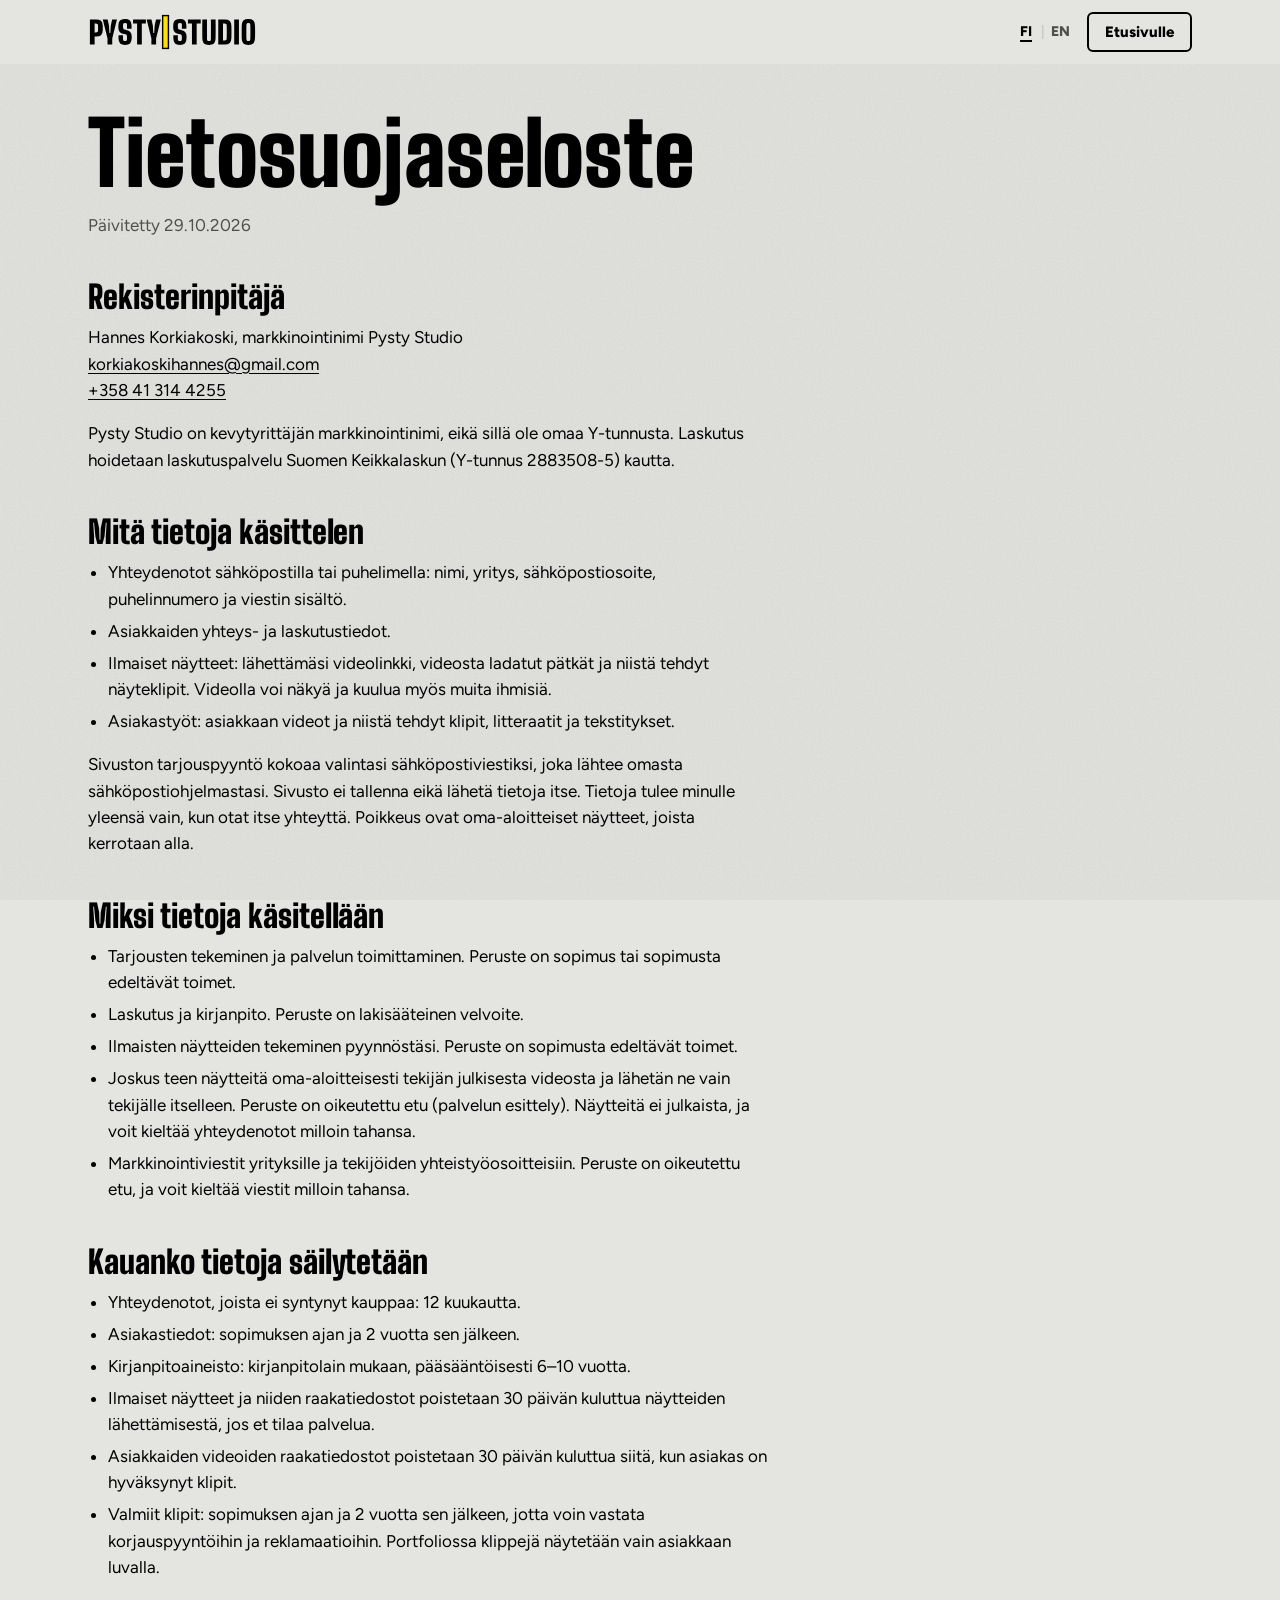
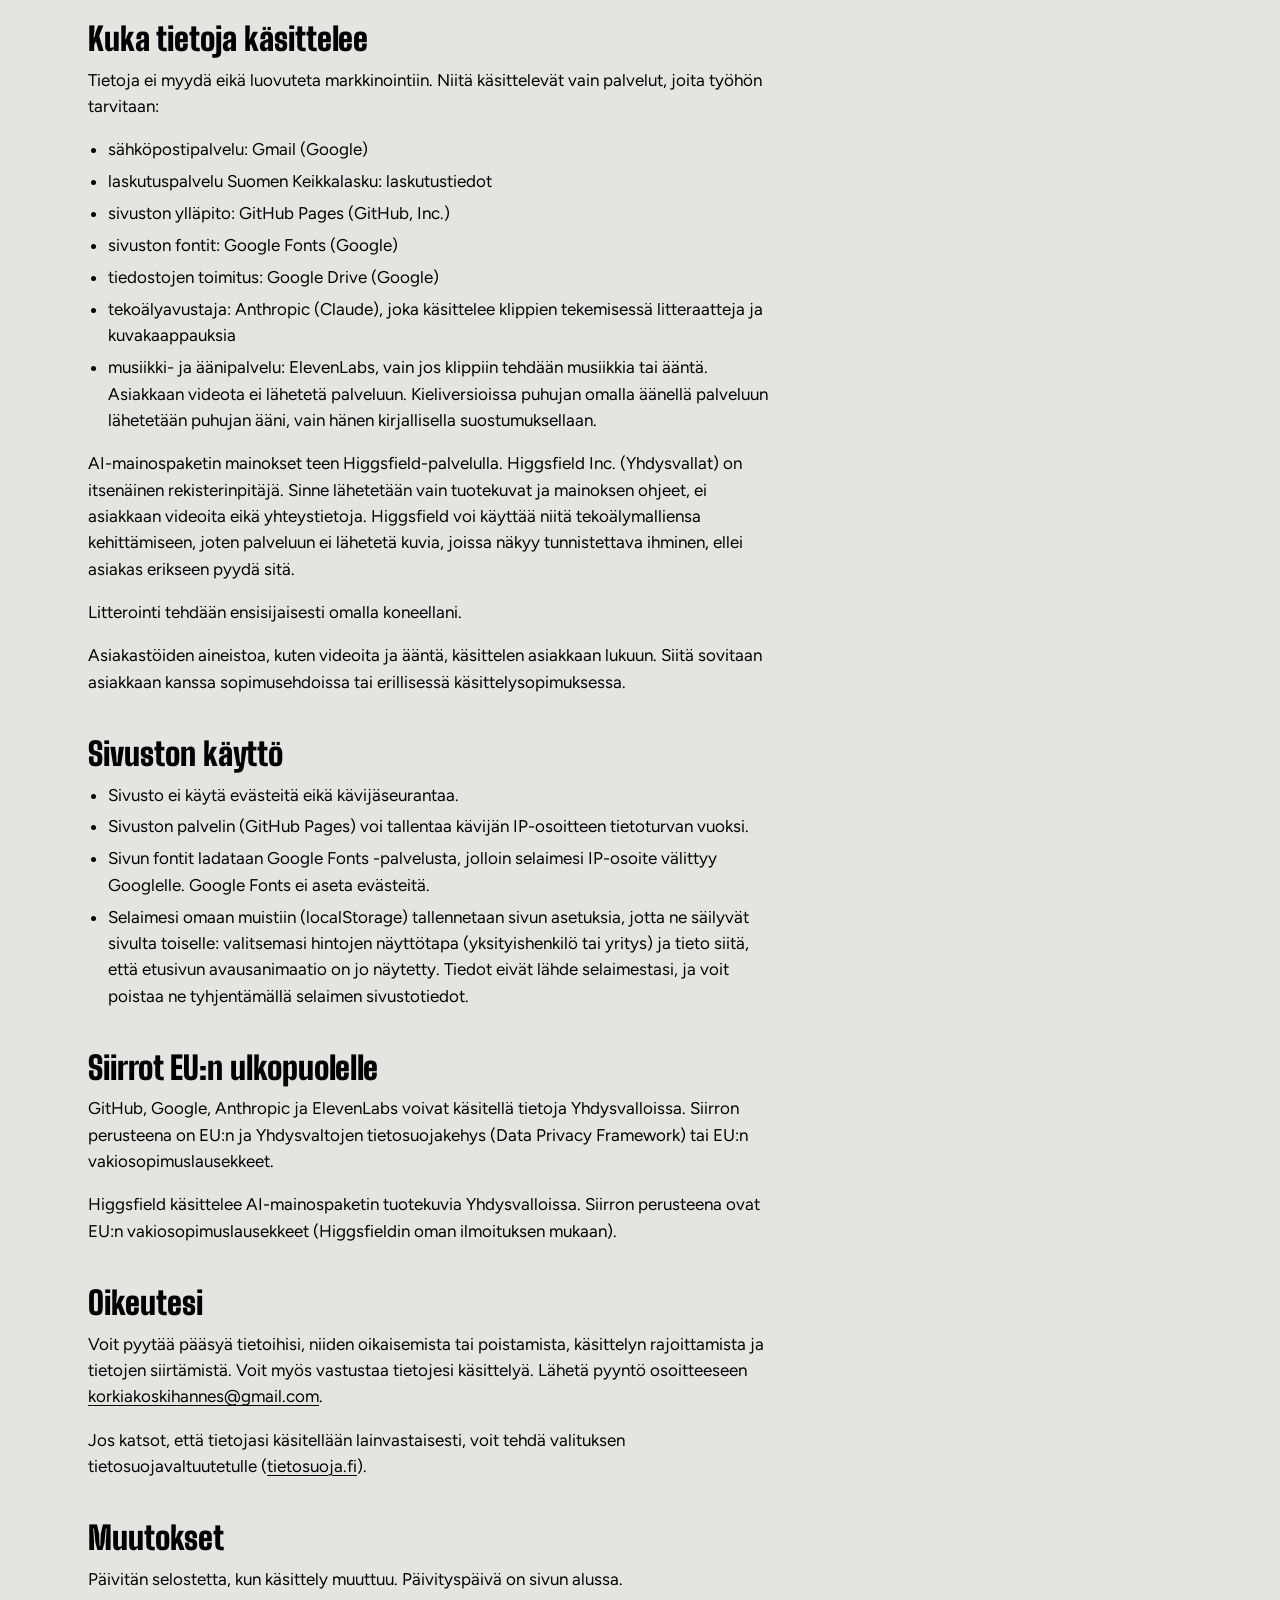
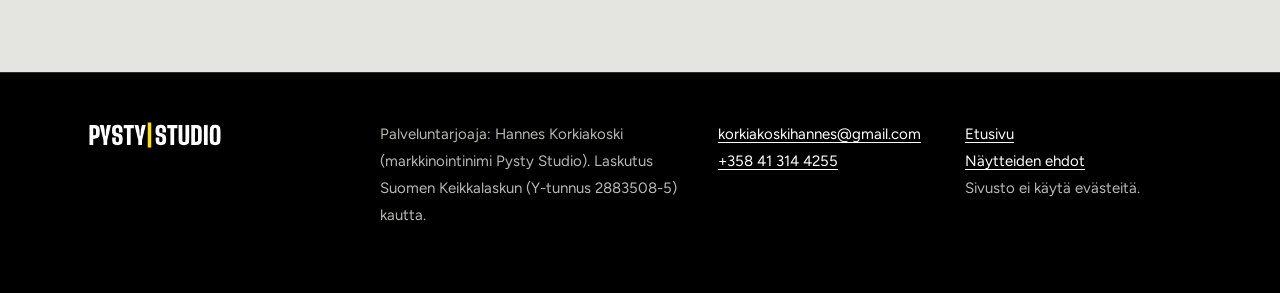
<file: tietosuoja.html>
<!doctype html>
<html lang="fi">
<head>
  <meta charset="utf-8">
  <meta name="viewport" content="width=device-width, initial-scale=1">
  <title>Tietosuojaseloste – Pysty Studio</title>
  <meta name="description" content="Pysty Studion tietosuojaseloste: mitä tietoja käsitellään, miksi ja kuinka kauan.">
  <link rel="canonical" href="https://pystystudio.fi/tietosuoja.html">
  <meta property="og:type" content="website">
  <meta property="og:site_name" content="Pysty Studio">
  <meta property="og:url" content="https://pystystudio.fi/tietosuoja.html">
  <meta property="og:title" content="Tietosuojaseloste – Pysty Studio">
  <meta property="og:description" content="Pysty Studion tietosuojaseloste: mitä tietoja käsitellään, miksi ja kuinka kauan.">
  <meta property="og:locale" content="fi_FI">
  <meta property="og:locale:alternate" content="en_US">
  <meta property="og:image" content="https://pystystudio.fi/assets/jakokuva.png">
  <meta property="og:image:type" content="image/png">
  <meta property="og:image:width" content="1200">
  <meta property="og:image:height" content="630">
  <meta property="og:image:alt" content="Pysty Studio: Pitkät videot pystyyn. 3 ilmaista näyteklippiä.">
  <meta name="twitter:card" content="summary_large_image">
  <meta name="theme-color" content="#000000">
  <link rel="alternate" hreflang="fi" href="https://pystystudio.fi/tietosuoja.html">
  <link rel="alternate" hreflang="en" href="https://pystystudio.fi/en/privacy.html">
  <link rel="alternate" hreflang="x-default" href="https://pystystudio.fi/tietosuoja.html">
  <link rel="icon" href="assets/apple-touch-icon.png" type="image/png" sizes="180x180">
  <link rel="icon" href="assets/favicon.svg" type="image/svg+xml">
  <link rel="apple-touch-icon" href="assets/apple-touch-icon.png">
  <link rel="preconnect" href="https://fonts.googleapis.com">
  <link rel="preconnect" href="https://fonts.gstatic.com" crossorigin>
  <link rel="stylesheet" href="https://fonts.googleapis.com/css2?family=Big+Shoulders+Display:wght@700..900&family=Figtree:wght@400..900&display=swap">
  <link rel="stylesheet" href="assets/tyyli.css">
  <!-- Pystyviiva-ilme (käytössä 23.10.2026): luokka ilme-uusi sekä assets/ilme-uusi.css ja ilme-uusi.js.
        -->
  <script data-polku="assets/">
  (function () {
    var h = document.documentElement, s = document.currentScript, p = s.getAttribute('data-polku');
    h.classList.add('ilme-uusi');
    var liike = !(window.matchMedia && window.matchMedia('(prefers-reduced-motion: reduce)').matches);
    if (liike && 'IntersectionObserver' in window) h.classList.add('ilme-animoi');
    if (liike && s.hasAttribute('data-intro') && !location.hash) {
      var nahty = false;
      try { nahty = window.localStorage.getItem('pystystudio-intro') === '1'; } catch (e) { nahty = false; }
      if (/[?&]intro=1(&|$)/.test(location.search)) nahty = false;
      if (!nahty) h.classList.add('intro-tulossa');
    }
    document.write('<link rel="stylesheet" href="' + p + 'ilme-uusi.css"><script src="' + p + 'ilme-uusi.js" defer><\/script>');
  })();
  </script>
  <script src="assets/sahkoposti.js" defer></script>
</head>
<body>
  <a class="ohituslinkki" href="#sisalto">Siirry sisältöön</a>

  <header class="ylapalkki">
    <div class="kehys ylapalkki-sisalto">
      <a class="logo" href="index.html" aria-label="Pysty Studio, etusivu">
        <img src="assets/logo.svg" alt="Pysty Studio" width="537" height="121">
      </a>
      <nav class="kielet" aria-label="Kieli – Language">
        <a href="tietosuoja.html" lang="fi" hreflang="fi" aria-current="page" aria-label="FI – suomeksi">FI</a>
        <span class="kielet-vali" aria-hidden="true">|</span>
        <a href="en/privacy.html" lang="en" hreflang="en" aria-label="EN – in English">EN</a>
      </nav>
      <a class="nappi nappi-toissijainen nappi-pieni" href="index.html">Etusivulle</a>
    </div>
  </header>

  <main id="sisalto" class="kehys seloste">
    <h1>Tietosuoja&shy;seloste</h1>
    <p class="seloste-paiva">Päivitetty 29.10.2026</p>

    <h2>Rekisterinpitäjä</h2>
    <p>Hannes Korkiakoski, markkinointinimi Pysty Studio<br><a href="mailto:korkiakoskihannes@gmail.com">korkiakoskihannes@gmail.com</a><br><a href="tel:+358413144255">+358 41 314 4255</a></p>
    <p>Pysty Studio on kevytyrittäjän markkinointinimi, eikä sillä ole omaa Y-tunnusta. Laskutus hoidetaan laskutuspalvelu Suomen Keikkalaskun (Y-tunnus 2883508-5) kautta.</p>

    <h2>Mitä tietoja käsittelen</h2>
    <ul>
      <li>Yhteydenotot sähköpostilla tai puhelimella: nimi, yritys, sähköpostiosoite, puhelinnumero ja viestin sisältö.</li>
      <li>Asiakkaiden yhteys- ja laskutustiedot.</li>
      <li>Ilmaiset näytteet: lähettämäsi videolinkki, videosta ladatut pätkät ja niistä tehdyt näyteklipit. Videolla voi näkyä ja kuulua myös muita ihmisiä.</li>
      <li>Asiakastyöt: asiakkaan videot ja niistä tehdyt klipit, litteraatit ja tekstitykset.</li>
    </ul>
    <p>Sivuston tarjouspyyntö kokoaa valintasi sähköpostiviestiksi, joka lähtee omasta sähköpostiohjelmastasi. Sivusto ei tallenna eikä lähetä tietoja itse. Tietoja tulee minulle yleensä vain, kun otat itse yhteyttä. Poikkeus ovat oma-aloitteiset näytteet, joista kerrotaan alla.</p>

    <h2>Miksi tietoja käsitellään</h2>
    <ul>
      <li>Tarjousten tekeminen ja palvelun toimittaminen. Peruste on sopimus tai sopimusta edeltävät toimet.</li>
      <li>Laskutus ja kirjanpito. Peruste on lakisääteinen velvoite.</li>
      <li>Ilmaisten näytteiden tekeminen pyynnöstäsi. Peruste on sopimusta edeltävät toimet.</li>
      <li>Joskus teen näytteitä oma-aloitteisesti tekijän julkisesta videosta ja lähetän ne vain tekijälle itselleen. Peruste on oikeutettu etu (palvelun esittely). Näytteitä ei julkaista, ja voit kieltää yhteydenotot milloin tahansa.</li>
      <li>Markkinointiviestit yrityksille ja tekijöiden yhteistyöosoitteisiin. Peruste on oikeutettu etu, ja voit kieltää viestit milloin tahansa.</li>
    </ul>

    <h2>Kauanko tietoja säilytetään</h2>
    <ul>
      <li>Yhteydenotot, joista ei syntynyt kauppaa: 12 kuukautta.</li>
      <li>Asiakastiedot: sopimuksen ajan ja 2 vuotta sen jälkeen.</li>
      <li>Kirjanpitoaineisto: kirjanpitolain mukaan, pääsääntöisesti 6–10 vuotta.</li>
      <li>Ilmaiset näytteet ja niiden raakatiedostot poistetaan 30 päivän kuluttua näytteiden lähettämisestä, jos et tilaa palvelua.</li>
      <li>Asiakkaiden videoiden raakatiedostot poistetaan 30 päivän kuluttua siitä, kun asiakas on hyväksynyt klipit.</li>
      <li>Valmiit klipit: sopimuksen ajan ja 2 vuotta sen jälkeen, jotta voin vastata korjauspyyntöihin ja reklamaatioihin. Portfoliossa klippejä näytetään vain asiakkaan luvalla.</li>
    </ul>

    <h2>Kuka tietoja käsittelee</h2>
    <p>Tietoja ei myydä eikä luovuteta markkinointiin. Niitä käsittelevät vain palvelut, joita työhön tarvitaan:</p>
    <ul>
      <li>sähköpostipalvelu: Gmail (Google)</li>
      <li>laskutuspalvelu Suomen Keikkalasku: laskutustiedot</li>
      <li>sivuston ylläpito: GitHub Pages (GitHub, Inc.)</li>
      <li>sivuston fontit: Google Fonts (Google)</li>
      <li>tiedostojen toimitus: Google Drive (Google)</li>
      <li>tekoälyavustaja: Anthropic (Claude), joka käsittelee klippien tekemisessä litteraatteja ja kuvakaappauksia</li>
      <li>musiikki- ja äänipalvelu: ElevenLabs, vain jos klippiin tehdään musiikkia tai ääntä. Asiakkaan videota ei lähetetä palveluun. Kieliversioissa puhujan omalla äänellä palveluun lähetetään puhujan ääni, vain hänen kirjallisella suostumuksellaan.</li>
    </ul>
    <p>AI-mainospaketin mainokset teen Higgsfield-palvelulla. Higgsfield Inc. (Yhdysvallat) on itsenäinen rekisterinpitäjä. Sinne lähetetään vain tuotekuvat ja mainoksen ohjeet, ei asiakkaan videoita eikä yhteystietoja. Higgsfield voi käyttää niitä tekoälymalliensa kehittämiseen, joten palveluun ei lähetetä kuvia, joissa näkyy tunnistettava ihminen, ellei asiakas erikseen pyydä sitä.</p>
    <p>Litterointi tehdään ensisijaisesti omalla koneellani.</p>
    <p>Asiakastöiden aineistoa, kuten videoita ja ääntä, käsittelen asiakkaan lukuun. Siitä sovitaan asiakkaan kanssa sopimusehdoissa tai erillisessä käsittelysopimuksessa.</p>

    <h2>Sivuston käyttö</h2>
    <ul>
      <li>Sivusto ei käytä evästeitä eikä kävijäseurantaa.</li>
      <li>Sivuston palvelin (GitHub Pages) voi tallentaa kävijän IP-osoitteen tietoturvan vuoksi.</li>
      <li>Sivun fontit ladataan Google Fonts -palvelusta, jolloin selaimesi IP-osoite välittyy Googlelle. Google Fonts ei aseta evästeitä.</li>
      <li>Selaimesi omaan muistiin (localStorage) tallennetaan sivun asetuksia, jotta ne säilyvät sivulta toiselle: valitsemasi hintojen näyttötapa (yksityishenkilö tai yritys) ja tieto siitä, että etusivun avausanimaatio on jo näytetty. Tiedot eivät lähde selaimestasi, ja voit poistaa ne tyhjentämällä selaimen sivustotiedot.</li>
    </ul>

    <h2>Siirrot EU:n ulkopuolelle</h2>
    <p>GitHub, Google, Anthropic ja ElevenLabs voivat käsitellä tietoja Yhdysvalloissa. Siirron perusteena on EU:n ja Yhdysvaltojen tietosuojakehys (Data Privacy Framework) tai EU:n vakiosopimuslausekkeet.</p>
    <p>Higgsfield käsittelee AI-mainospaketin tuotekuvia Yhdysvalloissa. Siirron perusteena ovat EU:n vakiosopimuslausekkeet (Higgsfieldin oman ilmoituksen mukaan).</p>

    <h2>Oikeutesi</h2>
    <p>Voit pyytää pääsyä tietoihisi, niiden oikaisemista tai poistamista, käsittelyn rajoittamista ja tietojen siirtämistä. Voit myös vastustaa tietojesi käsittelyä. Lähetä pyyntö osoitteeseen <a href="mailto:korkiakoskihannes@gmail.com">korkiakoskihannes@gmail.com</a>.</p>
    <p>Jos katsot, että tietojasi käsitellään lainvastaisesti, voit tehdä valituksen tietosuojavaltuutetulle (<a href="https://tietosuoja.fi/etusivu">tietosuoja.fi</a>).</p>

    <h2>Muutokset</h2>
    <p>Päivitän selostetta, kun käsittely muuttuu. Päivityspäivä on sivun alussa.</p>
  </main>

  <footer class="alapalkki">
    <div class="kehys alapalkki-sisalto">
      <img class="alapalkki-logo" src="assets/logo-tumma.svg" alt="Pysty Studio" width="537" height="112">
      <p>Palveluntarjoaja: Hannes Korkiakoski (markkinointinimi Pysty Studio). Laskutus Suomen Keikkalaskun (Y-tunnus 2883508-5) kautta.</p>
      <p><a href="mailto:korkiakoskihannes@gmail.com">korkiakoskihannes@gmail.com</a><br><a href="tel:+358413144255">+358 41 314 4255</a></p>
      <p><a href="index.html">Etusivu</a><br><a href="naytteet.html">Näytteiden ehdot</a><br>Sivusto ei käytä evästeitä.</p>
    </div>
  </footer>
</body>
</html>
</file>
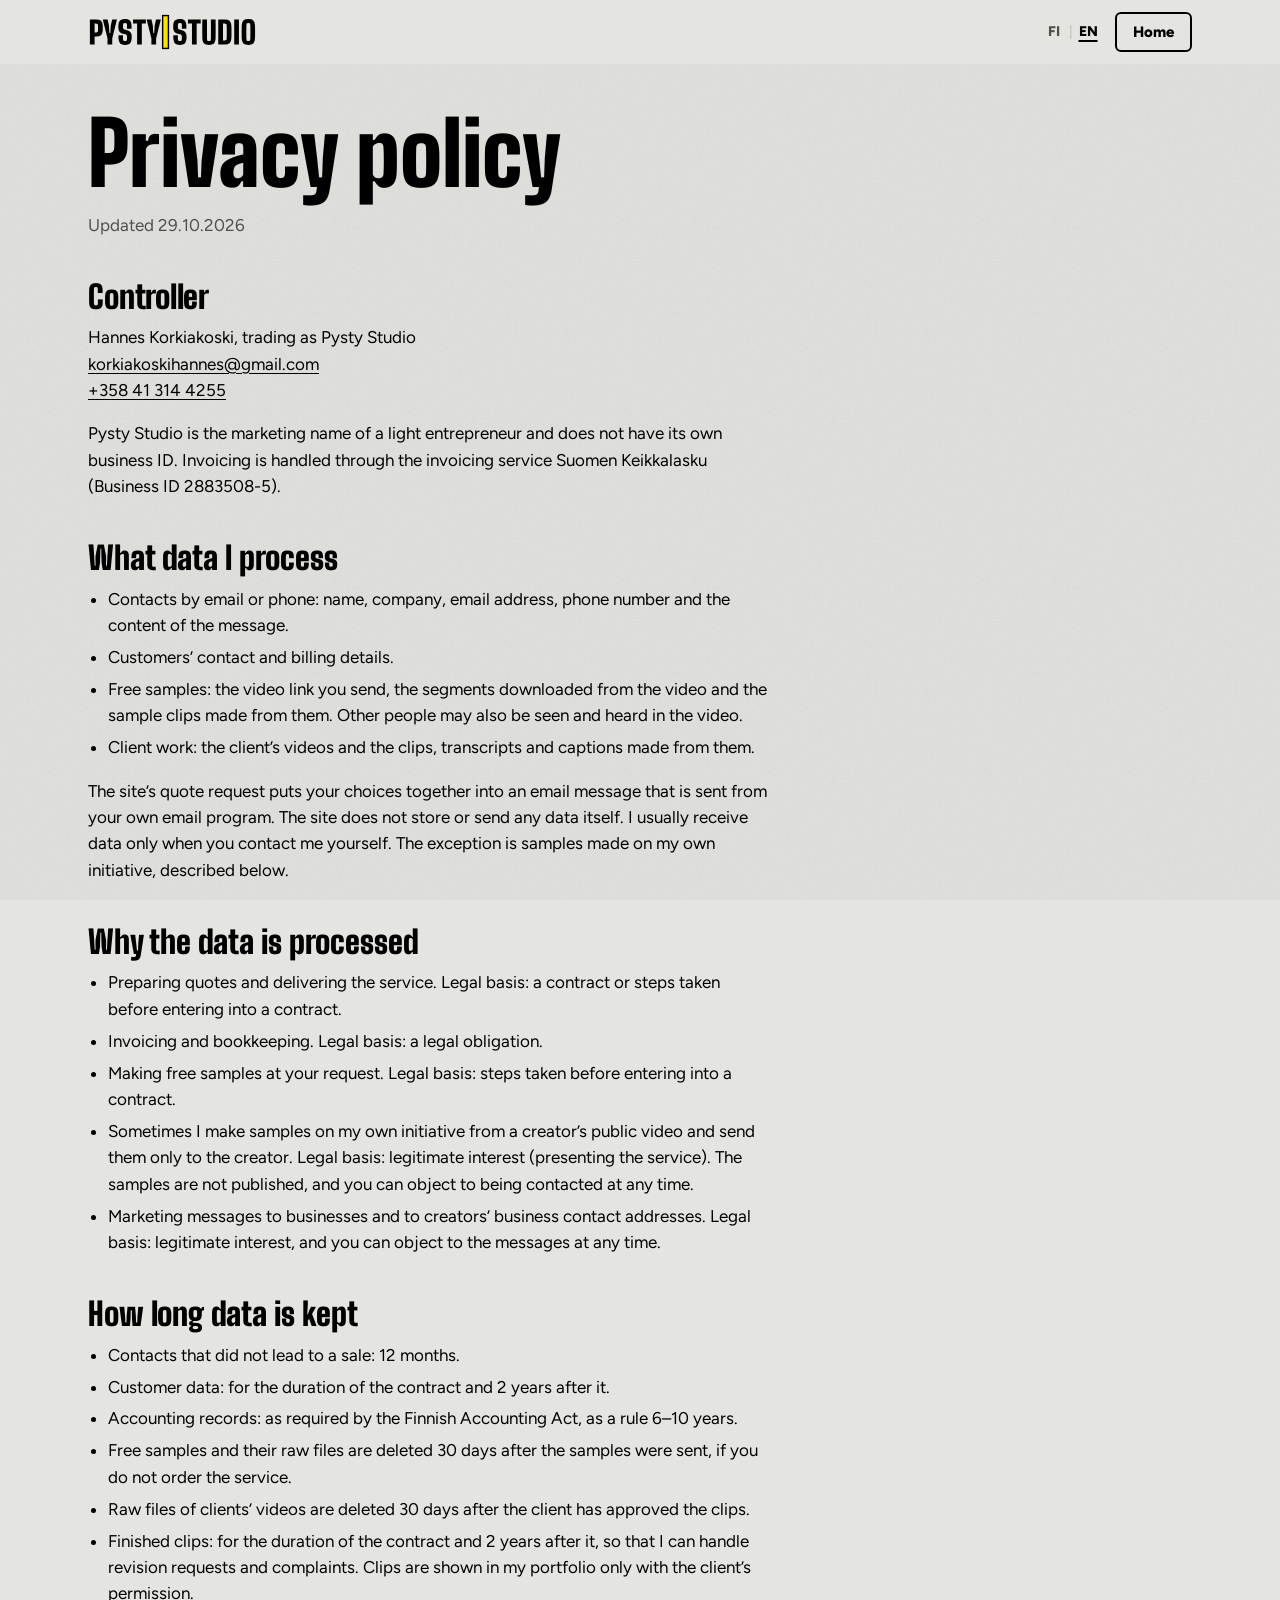
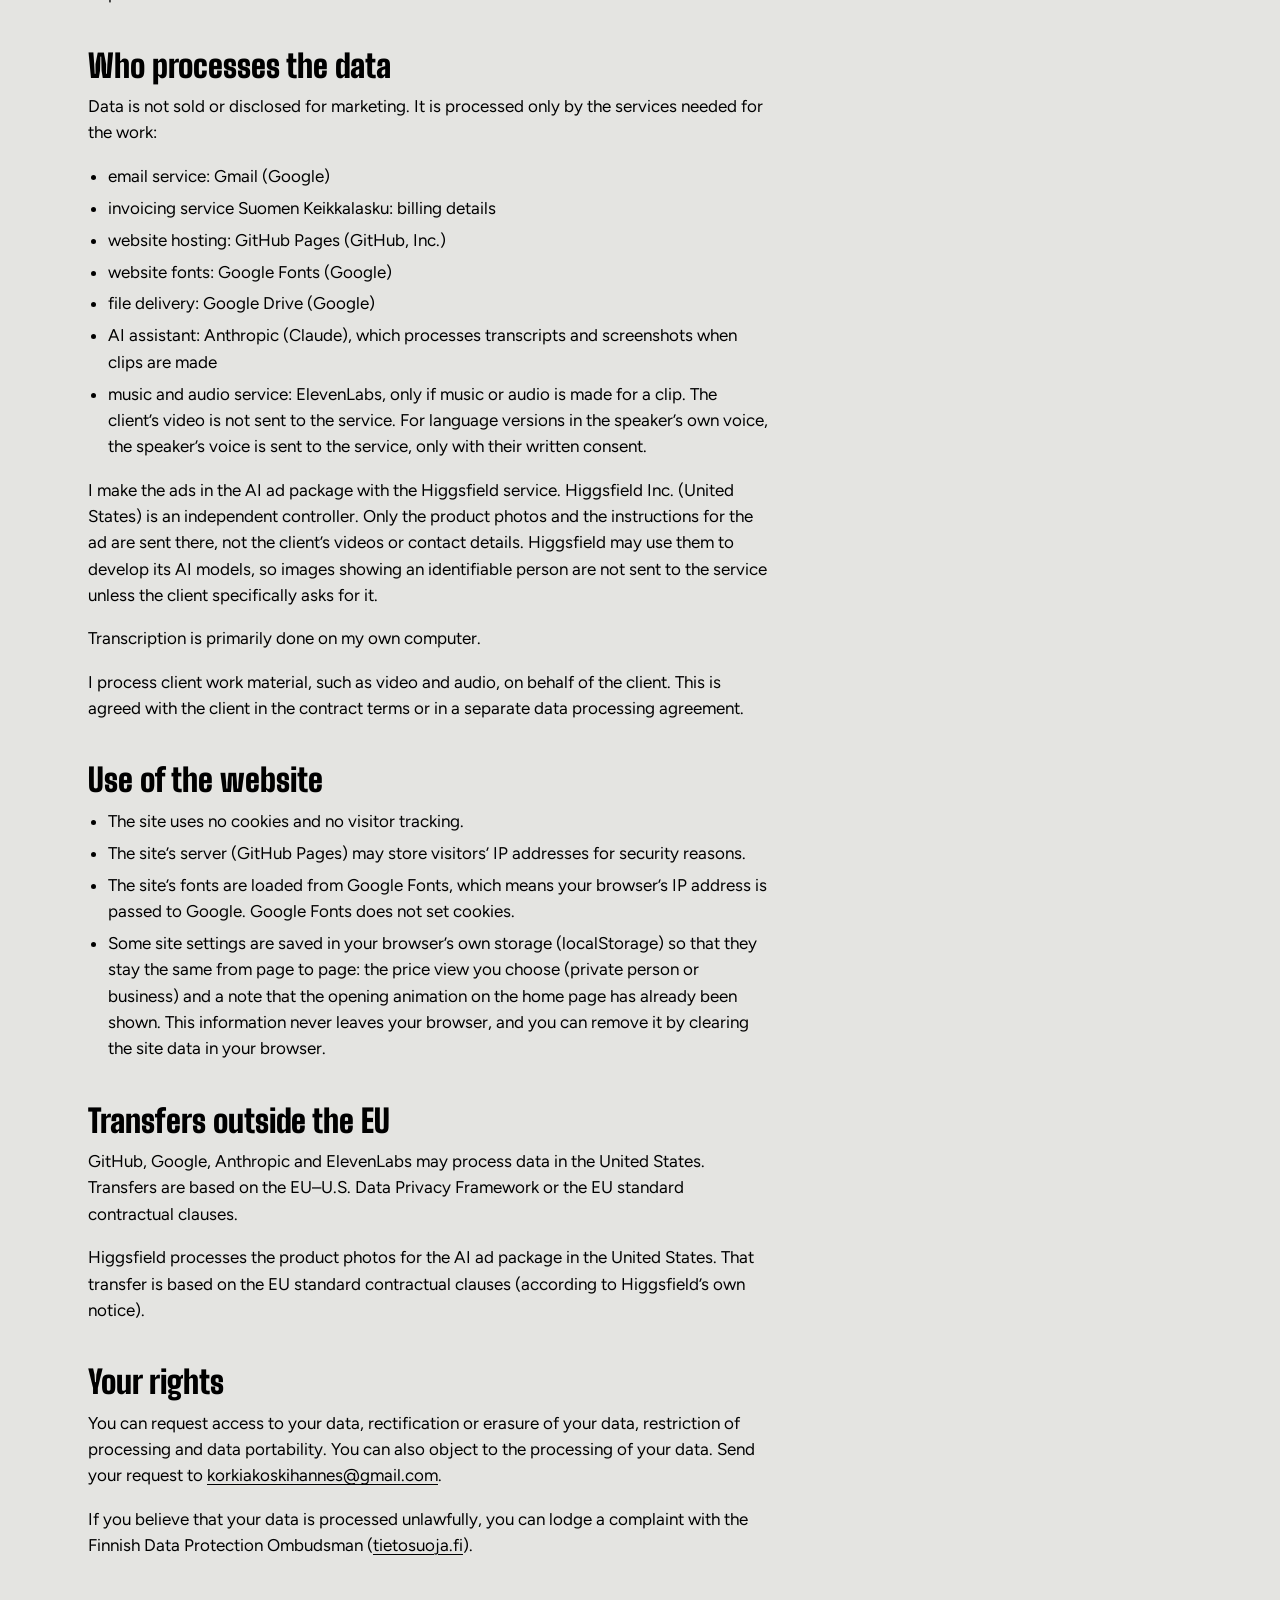
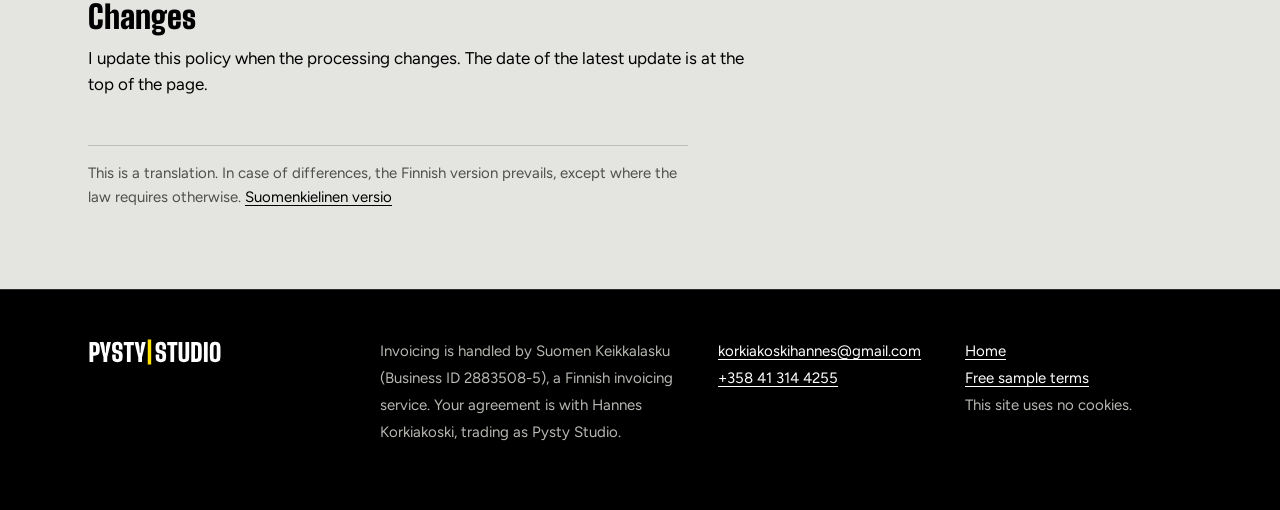
<file: en/privacy.html>
<!doctype html>
<html lang="en">
<head>
  <meta charset="utf-8">
  <meta name="viewport" content="width=device-width, initial-scale=1">
  <title>Privacy policy – Pysty Studio</title>
  <meta name="description" content="Pysty Studio’s privacy policy: what data is processed, why and for how long.">
  <link rel="canonical" href="https://pystystudio.fi/en/privacy.html">
  <meta property="og:type" content="website">
  <meta property="og:site_name" content="Pysty Studio">
  <meta property="og:url" content="https://pystystudio.fi/en/privacy.html">
  <meta property="og:title" content="Privacy policy – Pysty Studio">
  <meta property="og:description" content="Pysty Studio’s privacy policy: what data is processed, why and for how long.">
  <meta property="og:locale" content="en_US">
  <meta property="og:locale:alternate" content="fi_FI">
  <meta property="og:image" content="https://pystystudio.fi/assets/jakokuva-en.png">
  <meta property="og:image:type" content="image/png">
  <meta property="og:image:width" content="1200">
  <meta property="og:image:height" content="630">
  <meta property="og:image:alt" content="Pysty Studio: Long videos, made vertical. 3 free sample clips.">
  <meta name="twitter:card" content="summary_large_image">
  <meta name="theme-color" content="#000000">
  <link rel="alternate" hreflang="fi" href="https://pystystudio.fi/tietosuoja.html">
  <link rel="alternate" hreflang="en" href="https://pystystudio.fi/en/privacy.html">
  <link rel="alternate" hreflang="x-default" href="https://pystystudio.fi/tietosuoja.html">
  <link rel="icon" href="../assets/apple-touch-icon.png" type="image/png" sizes="180x180">
  <link rel="icon" href="../assets/favicon.svg" type="image/svg+xml">
  <link rel="apple-touch-icon" href="../assets/apple-touch-icon.png">
  <link rel="preconnect" href="https://fonts.googleapis.com">
  <link rel="preconnect" href="https://fonts.gstatic.com" crossorigin>
  <link rel="stylesheet" href="https://fonts.googleapis.com/css2?family=Big+Shoulders+Display:wght@700..900&family=Figtree:wght@400..900&display=swap">
  <link rel="stylesheet" href="../assets/tyyli.css">
  <!-- Pystyviiva-ilme (käytössä 23.10.2026): luokka ilme-uusi sekä ../assets/ilme-uusi.css ja ilme-uusi.js.
        -->
  <script data-polku="../assets/">
  (function () {
    var h = document.documentElement, s = document.currentScript, p = s.getAttribute('data-polku');
    h.classList.add('ilme-uusi');
    var liike = !(window.matchMedia && window.matchMedia('(prefers-reduced-motion: reduce)').matches);
    if (liike && 'IntersectionObserver' in window) h.classList.add('ilme-animoi');
    if (liike && s.hasAttribute('data-intro') && !location.hash) {
      var nahty = false;
      try { nahty = window.localStorage.getItem('pystystudio-intro') === '1'; } catch (e) { nahty = false; }
      if (/[?&]intro=1(&|$)/.test(location.search)) nahty = false;
      if (!nahty) h.classList.add('intro-tulossa');
    }
    document.write('<link rel="stylesheet" href="' + p + 'ilme-uusi.css"><script src="' + p + 'ilme-uusi.js" defer><\/script>');
  })();
  </script>
  <script src="../assets/sahkoposti.js" defer></script>
</head>
<body>
  <a class="ohituslinkki" href="#content">Skip to content</a>

  <header class="ylapalkki">
    <div class="kehys ylapalkki-sisalto">
      <a class="logo" href="index.html" aria-label="Pysty Studio, home">
        <img src="../assets/logo.svg" alt="Pysty Studio" width="537" height="121">
      </a>
      <nav class="kielet" aria-label="Kieli – Language">
        <a href="../tietosuoja.html" lang="fi" hreflang="fi" aria-label="FI – suomeksi">FI</a>
        <span class="kielet-vali" aria-hidden="true">|</span>
        <a href="privacy.html" lang="en" hreflang="en" aria-current="page" aria-label="EN – in English">EN</a>
      </nav>
      <a class="nappi nappi-toissijainen nappi-pieni" href="index.html">Home</a>
    </div>
  </header>

  <!-- Käännös sivusta tietosuoja.html. Muutokset suomenkieliseen ensin. Käännösmerkintä on Tuomarin teksti 23.10.2026. -->
  <main id="content" class="kehys seloste">
    <h1>Privacy policy</h1>
    <p class="seloste-paiva">Updated 29.10.2026</p>

    <h2>Controller</h2>
    <p>Hannes Korkiakoski, trading as Pysty Studio<br><a href="mailto:korkiakoskihannes@gmail.com">korkiakoskihannes@gmail.com</a><br><a href="tel:+358413144255">+358 41 314 4255</a></p>
    <p>Pysty Studio is the marketing name of a light entrepreneur and does not have its own business ID. Invoicing is handled through the invoicing service Suomen Keikkalasku (Business ID 2883508-5).</p>

    <h2>What data I process</h2>
    <ul>
      <li>Contacts by email or phone: name, company, email address, phone number and the content of the message.</li>
      <li>Customers’ contact and billing details.</li>
      <li>Free samples: the video link you send, the segments downloaded from the video and the sample clips made from them. Other people may also be seen and heard in the video.</li>
      <li>Client work: the client’s videos and the clips, transcripts and captions made from them.</li>
    </ul>
    <p>The site’s quote request puts your choices together into an email message that is sent from your own email program. The site does not store or send any data itself. I usually receive data only when you contact me yourself. The exception is samples made on my own initiative, described below.</p>

    <h2>Why the data is processed</h2>
    <ul>
      <li>Preparing quotes and delivering the service. Legal basis: a contract or steps taken before entering into a contract.</li>
      <li>Invoicing and bookkeeping. Legal basis: a legal obligation.</li>
      <li>Making free samples at your request. Legal basis: steps taken before entering into a contract.</li>
      <li>Sometimes I make samples on my own initiative from a creator’s public video and send them only to the creator. Legal basis: legitimate interest (presenting the service). The samples are not published, and you can object to being contacted at any time.</li>
      <li>Marketing messages to businesses and to creators’ business contact addresses. Legal basis: legitimate interest, and you can object to the messages at any time.</li>
    </ul>

    <h2>How long data is kept</h2>
    <ul>
      <li>Contacts that did not lead to a sale: 12 months.</li>
      <li>Customer data: for the duration of the contract and 2 years after it.</li>
      <li>Accounting records: as required by the Finnish Accounting Act, as a rule 6–10 years.</li>
      <li>Free samples and their raw files are deleted 30 days after the samples were sent, if you do not order the service.</li>
      <li>Raw files of clients’ videos are deleted 30 days after the client has approved the clips.</li>
      <li>Finished clips: for the duration of the contract and 2 years after it, so that I can handle revision requests and complaints. Clips are shown in my portfolio only with the client’s permission.</li>
    </ul>

    <h2>Who processes the data</h2>
    <p>Data is not sold or disclosed for marketing. It is processed only by the services needed for the work:</p>
    <ul>
      <li>email service: Gmail (Google)</li>
      <li>invoicing service Suomen Keikkalasku: billing details</li>
      <li>website hosting: GitHub Pages (GitHub, Inc.)</li>
      <li>website fonts: Google Fonts (Google)</li>
      <li>file delivery: Google Drive (Google)</li>
      <li>AI assistant: Anthropic (Claude), which processes transcripts and screenshots when clips are made</li>
      <li>music and audio service: ElevenLabs, only if music or audio is made for a clip. The client’s video is not sent to the service. For language versions in the speaker’s own voice, the speaker’s voice is sent to the service, only with their written consent.</li>
    </ul>
    <p>I make the ads in the AI ad package with the Higgsfield service. Higgsfield Inc. (United States) is an independent controller. Only the product photos and the instructions for the ad are sent there, not the client’s videos or contact details. Higgsfield may use them to develop its AI models, so images showing an identifiable person are not sent to the service unless the client specifically asks for it.</p>
    <p>Transcription is primarily done on my own computer.</p>
    <p>I process client work material, such as video and audio, on behalf of the client. This is agreed with the client in the contract terms or in a separate data processing agreement.</p>

    <h2>Use of the website</h2>
    <ul>
      <li>The site uses no cookies and no visitor tracking.</li>
      <li>The site’s server (GitHub Pages) may store visitors’ IP addresses for security reasons.</li>
      <li>The site’s fonts are loaded from Google Fonts, which means your browser’s IP address is passed to Google. Google Fonts does not set cookies.</li>
      <li>Some site settings are saved in your browser’s own storage (localStorage) so that they stay the same from page to page: the price view you choose (private person or business) and a note that the opening animation on the home page has already been shown. This information never leaves your browser, and you can remove it by clearing the site data in your browser.</li>
    </ul>

    <h2>Transfers outside the EU</h2>
    <p>GitHub, Google, Anthropic and ElevenLabs may process data in the United States. Transfers are based on the EU–U.S. Data Privacy Framework or the EU standard contractual clauses.</p>
    <p>Higgsfield processes the product photos for the AI ad package in the United States. That transfer is based on the EU standard contractual clauses (according to Higgsfield’s own notice).</p>

    <h2>Your rights</h2>
    <p>You can request access to your data, rectification or erasure of your data, restriction of processing and data portability. You can also object to the processing of your data. Send your request to <a href="mailto:korkiakoskihannes@gmail.com">korkiakoskihannes@gmail.com</a>.</p>
    <p>If you believe that your data is processed unlawfully, you can lodge a complaint with the Finnish Data Protection Ombudsman (<a href="https://tietosuoja.fi/en/home">tietosuoja.fi</a>).</p>

    <h2>Changes</h2>
    <p>I update this policy when the processing changes. The date of the latest update is at the top of the page.</p>

    <p class="kaannos-huomio">This is a translation. In case of differences, the Finnish version prevails, except where the law requires otherwise. <a href="../tietosuoja.html" lang="fi" hreflang="fi">Suomenkielinen versio</a></p>
  </main>

  <footer class="alapalkki">
    <div class="kehys alapalkki-sisalto">
      <img class="alapalkki-logo" src="../assets/logo-tumma.svg" alt="Pysty Studio" width="537" height="112">
      <p>Invoicing is handled by Suomen Keikkalasku (Business ID 2883508-5), a Finnish invoicing service. Your agreement is with Hannes Korkiakoski, trading as Pysty Studio.</p>
      <p><a href="mailto:korkiakoskihannes@gmail.com">korkiakoskihannes@gmail.com</a><br><a href="tel:+358413144255">+358 41 314 4255</a></p>
      <p><a href="index.html">Home</a><br><a href="samples.html">Free sample terms</a><br>This site uses no cookies.</p>
    </div>
  </footer>
</body>
</html>
</file>
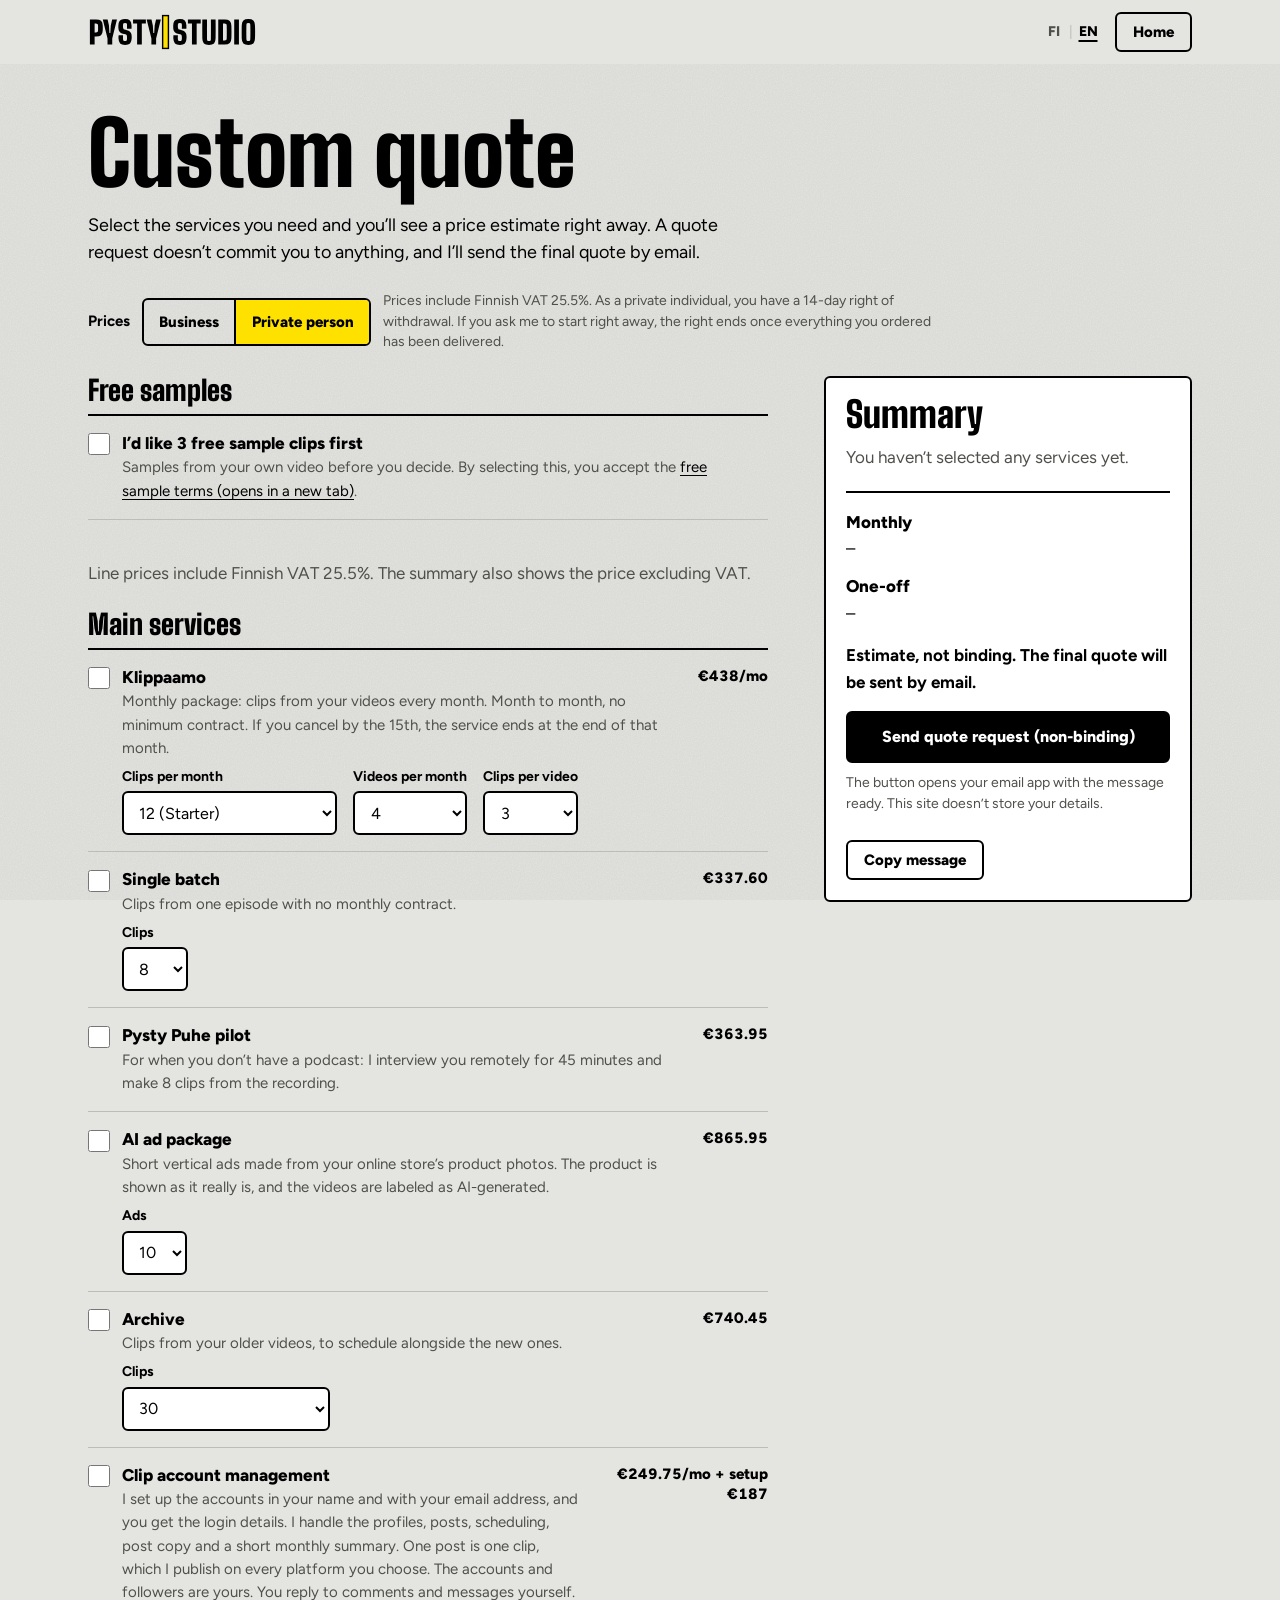
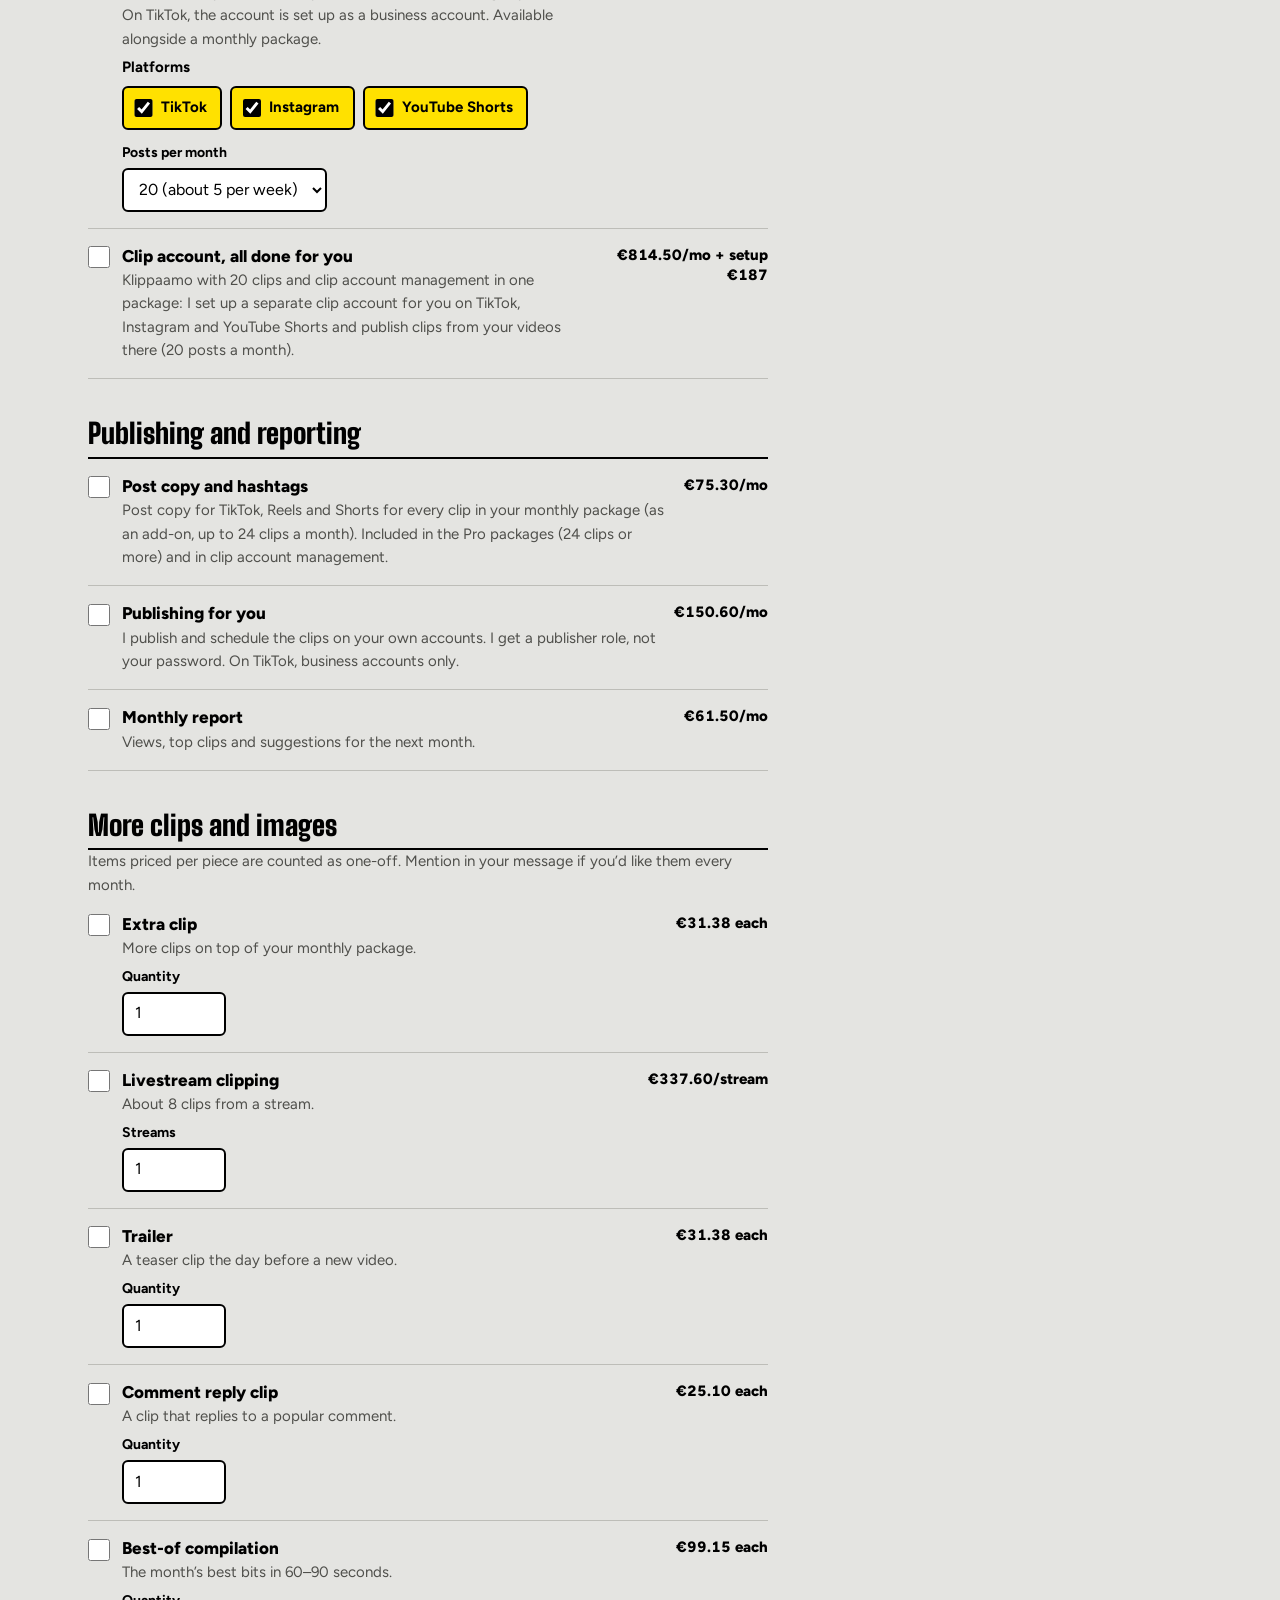
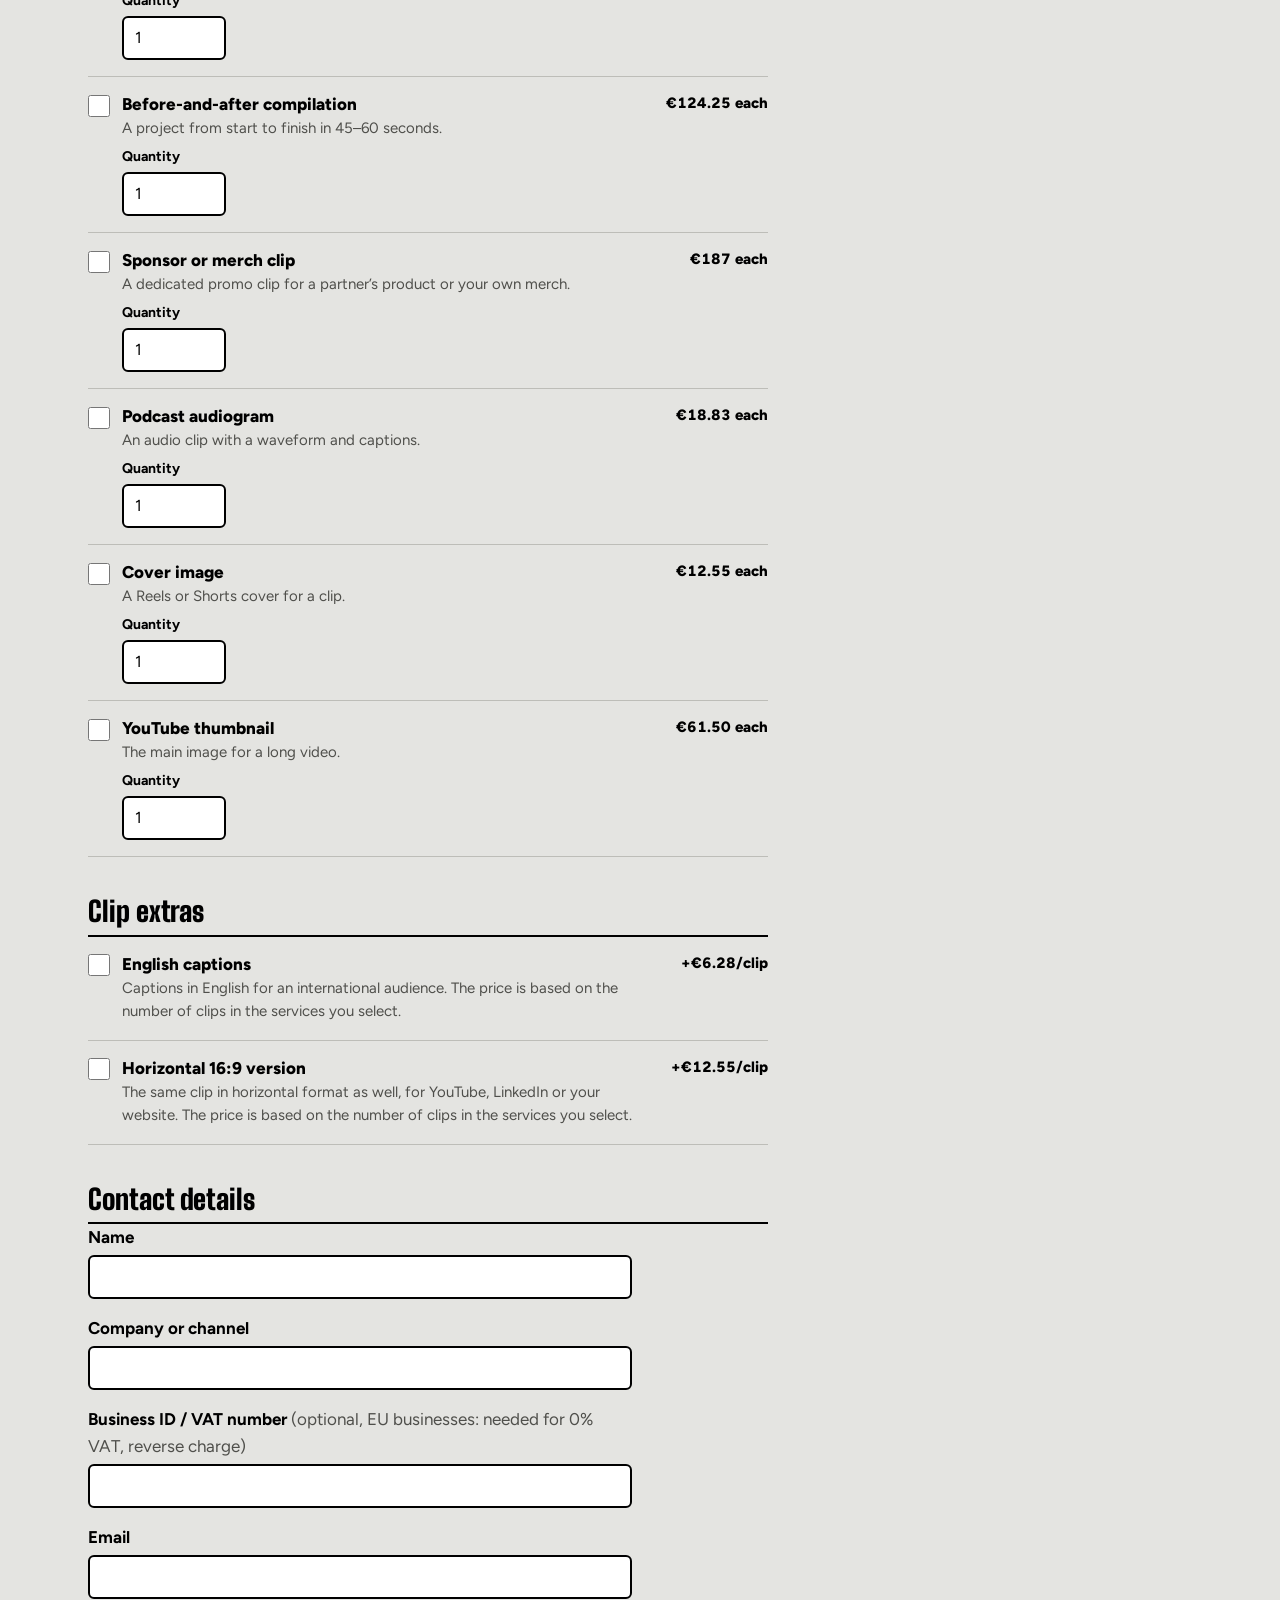
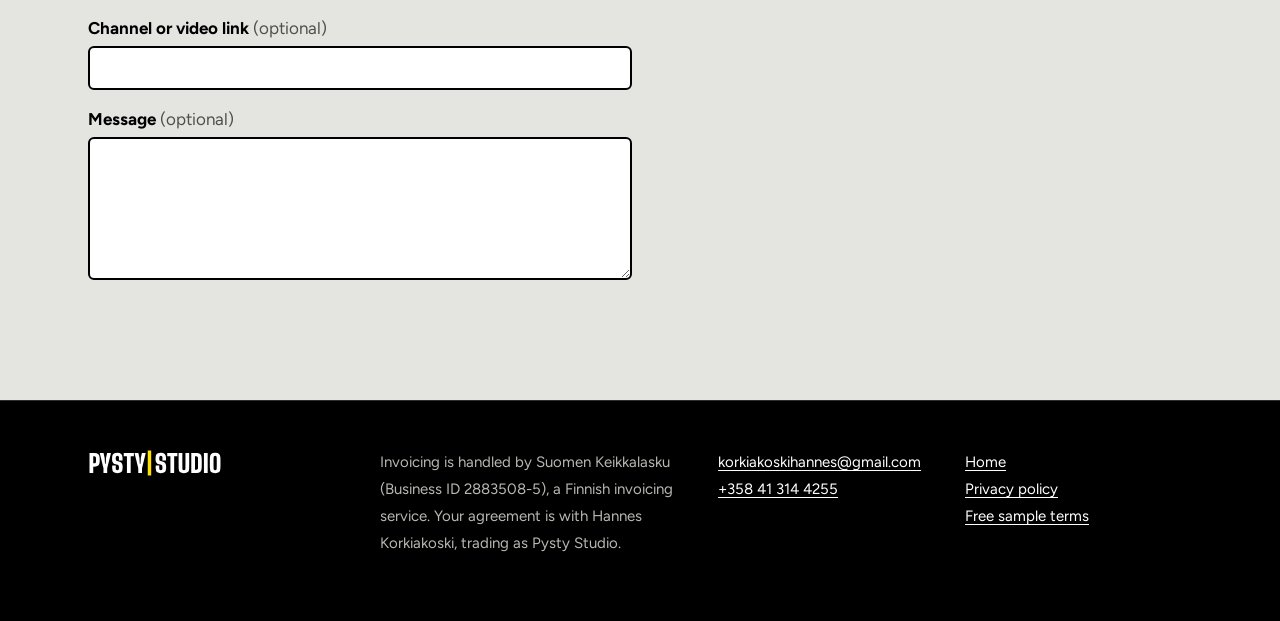
<file: en/quote.html>
<!doctype html>
<html lang="en">
<head>
  <meta charset="utf-8">
  <meta name="viewport" content="width=device-width, initial-scale=1">
  <title>Custom quote – Pysty Studio</title>
  <meta name="description" content="Put together your own Pysty Studio package and see a price estimate right away. A quote request doesn’t commit you to anything.">
  <link rel="canonical" href="https://pystystudio.fi/en/quote.html">
  <meta property="og:type" content="website">
  <meta property="og:site_name" content="Pysty Studio">
  <meta property="og:url" content="https://pystystudio.fi/en/quote.html">
  <meta property="og:title" content="Custom quote – Pysty Studio">
  <meta property="og:description" content="Put together your own Pysty Studio package and see a price estimate right away. A quote request doesn’t commit you to anything.">
  <meta property="og:locale" content="en_US">
  <meta property="og:locale:alternate" content="fi_FI">
  <meta property="og:image" content="https://pystystudio.fi/assets/jakokuva-en.png">
  <meta property="og:image:type" content="image/png">
  <meta property="og:image:width" content="1200">
  <meta property="og:image:height" content="630">
  <meta property="og:image:alt" content="Pysty Studio: Long videos, made vertical. 3 free sample clips.">
  <meta name="twitter:card" content="summary_large_image">
  <meta name="theme-color" content="#000000">
  <link rel="alternate" hreflang="fi" href="https://pystystudio.fi/tarjous.html">
  <link rel="alternate" hreflang="en" href="https://pystystudio.fi/en/quote.html">
  <link rel="alternate" hreflang="x-default" href="https://pystystudio.fi/tarjous.html">
  <link rel="icon" href="../assets/apple-touch-icon.png" type="image/png" sizes="180x180">
  <link rel="icon" href="../assets/favicon.svg" type="image/svg+xml">
  <link rel="apple-touch-icon" href="../assets/apple-touch-icon.png">
  <link rel="preconnect" href="https://fonts.googleapis.com">
  <link rel="preconnect" href="https://fonts.gstatic.com" crossorigin>
  <link rel="stylesheet" href="https://fonts.googleapis.com/css2?family=Big+Shoulders+Display:wght@700..900&family=Figtree:wght@400..900&display=swap">
  <link rel="stylesheet" href="../assets/tyyli.css">
  <!-- Pystyviiva-ilme (käytössä 23.10.2026): luokka ilme-uusi sekä ../assets/ilme-uusi.css ja ilme-uusi.js.
        -->
  <script data-polku="../assets/">
  (function () {
    var h = document.documentElement, s = document.currentScript, p = s.getAttribute('data-polku');
    h.classList.add('ilme-uusi');
    var liike = !(window.matchMedia && window.matchMedia('(prefers-reduced-motion: reduce)').matches);
    if (liike && 'IntersectionObserver' in window) h.classList.add('ilme-animoi');
    if (liike && s.hasAttribute('data-intro') && !location.hash) {
      var nahty = false;
      try { nahty = window.localStorage.getItem('pystystudio-intro') === '1'; } catch (e) { nahty = false; }
      if (/[?&]intro=1(&|$)/.test(location.search)) nahty = false;
      if (!nahty) h.classList.add('intro-tulossa');
    }
    document.write('<link rel="stylesheet" href="' + p + 'ilme-uusi.css"><script src="' + p + 'ilme-uusi.js" defer><\/script>');
  })();
  </script>
  <script src="../assets/hintadata.js" defer></script>
  <script src="../assets/valuutta.js" defer></script>
  <script src="../assets/tarjous.js" defer></script>
  <script src="../assets/sahkoposti.js" defer></script>
</head>
<body>
  <a class="ohituslinkki" href="#content">Skip to content</a>

  <header class="ylapalkki">
    <div class="kehys ylapalkki-sisalto">
      <a class="logo" href="index.html" aria-label="Pysty Studio, home">
        <img src="../assets/logo.svg" alt="Pysty Studio" width="537" height="121">
      </a>
      <nav class="kielet" aria-label="Kieli – Language">
        <a href="../tarjous.html" lang="fi" hreflang="fi" aria-label="FI – suomeksi" data-tarjous-kielilinkki>FI</a>
        <span class="kielet-vali" aria-hidden="true">|</span>
        <a href="quote.html" lang="en" hreflang="en" aria-current="page" aria-label="EN – in English">EN</a>
      </nav>
      <a class="nappi nappi-toissijainen nappi-pieni" href="index.html">Home</a>
    </div>
  </header>

  <!-- Räätälöity tarjous englanniksi (käännös sivusta tarjous.html). Hinnat tulevat ../assets/hintadata.js:stä,
       laskenta ja sähköpostiviesti ../assets/tarjous.js:stä. Sivu ei lähetä eikä tallenna mitään. -->
  <main id="content" class="kehys tarjous-sivu">
    <h1>Custom quote</h1>
    <p class="johdanto">Select the services you need and you’ll see a price estimate right away. A quote request doesn’t commit you to anything, and I’ll send the final quote by email.</p>
    <p class="tarjous-ilman-js" data-ilman-js>Send an email to <a href="mailto:korkiakoskihannes@gmail.com?subject=Quote%20request">korkiakoskihannes@gmail.com</a> and tell me which of the services below you’re interested in. You can find the prices on the <a href="index.html#pricing">home page</a>.</p>

    <!-- Hintatapa Private person | Business (assets/tarjous.js), sama valinta ja muisti kuin etusivulla (29.10.2026). -->
    <div class="valuutta" data-hintatapa-valitsin hidden>
      <span class="valuutta-otsikko" id="hintatapa-otsikko">Prices</span>
      <div class="valuutta-napit" role="group" aria-labelledby="hintatapa-otsikko">
        <button type="button" data-hintatapa-nappi="yritys" aria-pressed="false">Business</button>
        <button type="button" data-hintatapa-nappi="kuluttaja" aria-pressed="true">Private person</button>
      </div>
      <p class="valuutta-huomio" data-hintatapa-huomio data-kuluttaja="Prices include Finnish VAT 25.5%. As a private individual, you have a 14-day right of withdrawal. If you ask me to start right away, the right ends once everything you ordered has been delivered." data-yritys="Prices exclude VAT. Finnish businesses: VAT 25.5% is added. EU businesses with a valid VAT number: 0% VAT (reverse charge). Businesses outside the EU: 0% VAT."></p>
      <p class="piilotettu" data-hintatapa-ilmoitus aria-live="polite"></p>
    </div>


    <form class="tarjous-ruudukko" data-tarjous>
      <div class="tarjous-valinnat">
        <fieldset class="tarjous-osio" data-vain-js hidden>
          <legend>Free samples</legend>
          <div class="palvelu palvelu-naytteet">
            <input type="checkbox" id="q-samples" name="naytteet" autocomplete="off">
            <label for="q-samples"><span class="palvelu-nimi">I’d like 3 free sample clips first</span> <span class="palvelu-kuvaus">Samples from your own video before you decide. By selecting this, you accept the <a href="samples.html" target="_blank" rel="noopener">free sample terms (opens in a new tab)</a>.</span></label>
          </div>
        </fieldset>

        <p class="tarjous-alv" data-hintatapa-huomio data-kuluttaja="Line prices include Finnish VAT 25.5%. The summary also shows the price excluding VAT." data-yritys="Line prices exclude VAT. Finnish businesses: VAT 25.5% is added. EU businesses with a valid VAT number: 0% VAT (reverse charge). Businesses outside the EU: 0% VAT.">Line prices exclude VAT. Finnish businesses: VAT 25.5% is added. EU businesses with a valid VAT number: 0% VAT (reverse charge). Businesses outside the EU: 0% VAT.</p>

        <fieldset class="tarjous-osio">
          <legend>Main services</legend>

          <div class="palvelu" data-palvelu="klippaamo">
            <input type="checkbox" id="q-klippaamo" name="klippaamo" data-valittu autocomplete="off">
            <label for="q-klippaamo"><span class="palvelu-nimi">Klippaamo</span> <span class="palvelu-kuvaus">Monthly package: clips from your videos every month. Month to month, no minimum contract. If you cancel by the 15th, the service ends at the end of that month.</span></label>
            <p class="palvelu-hinta" data-rivihinta></p>
            <div class="palvelu-asetukset">
              <div class="kentta-pieni">
                <label for="q-klippaamo-size">Clips per month</label>
                <select id="q-klippaamo-size" data-koko autocomplete="off">
                  <option value="1">1</option>
                  <option value="2">2</option>
                  <option value="3">3</option>
                  <option value="4">4</option>
                  <option value="5">5</option>
                  <option value="6">6</option>
                  <option value="7">7</option>
                  <option value="8">8</option>
                  <option value="9">9</option>
                  <option value="10">10</option>
                  <option value="11">11</option>
                  <option value="12" data-nimi="Klippaamo Starter" selected>12 (Starter)</option>
                  <option value="13">13</option>
                  <option value="14">14</option>
                  <option value="15">15</option>
                  <option value="16">16</option>
                  <option value="17">17</option>
                  <option value="18">18</option>
                  <option value="19">19</option>
                  <option value="20">20</option>
                  <option value="21">21</option>
                  <option value="22">22</option>
                  <option value="23">23</option>
                  <option value="24" data-nimi="Klippaamo Pro">24 (Pro, incl. post copy)</option>
                  <option value="25" data-nimi="Klippaamo Pro">25 (Pro)</option>
                  <option value="26" data-nimi="Klippaamo Pro">26 (Pro)</option>
                  <option value="27" data-nimi="Klippaamo Pro">27 (Pro)</option>
                  <option value="28" data-nimi="Klippaamo Pro">28 (Pro)</option>
                  <option value="29" data-nimi="Klippaamo Pro">29 (Pro)</option>
                  <option value="30" data-nimi="Klippaamo Pro">30 (Pro)</option>
                  <option value="31" data-nimi="Klippaamo Pro">31 (Pro)</option>
                  <option value="32" data-nimi="Klippaamo Pro">32 (Pro)</option>
                  <option value="33" data-nimi="Klippaamo Pro">33 (Pro)</option>
                  <option value="34" data-nimi="Klippaamo Pro">34 (Pro)</option>
                  <option value="35" data-nimi="Klippaamo Pro">35 (Pro)</option>
                  <option value="36" data-nimi="Klippaamo Pro">36 (Pro)</option>
                  <option value="37" data-nimi="Klippaamo Pro">37 (Pro)</option>
                  <option value="38" data-nimi="Klippaamo Pro">38 (Pro)</option>
                  <option value="39" data-nimi="Klippaamo Pro">39 (Pro)</option>
                  <option value="40" data-nimi="Klippaamo Pro">40 (Pro)</option>
                  <option value="41" data-nimi="Klippaamo Pro">41 (Pro)</option>
                  <option value="42" data-nimi="Klippaamo Pro">42 (Pro)</option>
                  <option value="43" data-nimi="Klippaamo Pro">43 (Pro)</option>
                  <option value="44" data-nimi="Klippaamo Pro">44 (Pro)</option>
                  <option value="45" data-nimi="Klippaamo Pro">45 (Pro)</option>
                  <option value="46" data-nimi="Klippaamo Pro">46 (Pro)</option>
                  <option value="47" data-nimi="Klippaamo Pro">47 (Pro)</option>
                  <option value="48" data-nimi="Klippaamo Pro">48 (Pro)</option>
                  <option value="49" data-nimi="Klippaamo Pro">49 (Pro)</option>
                  <option value="50" data-nimi="Klippaamo Pro">50 (Pro)</option>
                  <option value="51" data-nimi="Klippaamo Pro">51 (Pro)</option>
                  <option value="52" data-nimi="Klippaamo Pro">52 (Pro)</option>
                  <option value="53" data-nimi="Klippaamo Pro">53 (Pro)</option>
                  <option value="54" data-nimi="Klippaamo Pro">54 (Pro)</option>
                  <option value="55" data-nimi="Klippaamo Pro">55 (Pro)</option>
                  <option value="56" data-nimi="Klippaamo Pro">56 (Pro)</option>
                  <option value="57" data-nimi="Klippaamo Pro">57 (Pro)</option>
                  <option value="58" data-nimi="Klippaamo Pro">58 (Pro)</option>
                  <option value="59" data-nimi="Klippaamo Pro">59 (Pro)</option>
                  <option value="60" data-nimi="Klippaamo Pro">60 (Pro)</option>
                  <option value="61" data-nimi="Klippaamo Pro">61 (Pro)</option>
                  <option value="62" data-nimi="Klippaamo Pro">62 (Pro)</option>
                  <option value="63" data-nimi="Klippaamo Pro">63 (Pro)</option>
                  <option value="64" data-nimi="Klippaamo Pro">64 (Pro)</option>
                </select>
              </div>
              <div class="kentta-pieni">
                <label for="q-videos">Videos per month</label>
                <select id="q-videos" data-videot autocomplete="off">
                  <option value="1">1</option><option value="2">2</option><option value="3">3</option><option value="4" selected>4</option><option value="5">5</option><option value="6">6</option><option value="7">7</option><option value="8">8</option><option value="9">9</option><option value="10">10</option><option value="11">11</option><option value="12">12</option><option value="13">13</option><option value="14">14</option><option value="15">15</option><option value="16">16</option><option value="17">17</option><option value="18">18</option><option value="19">19</option><option value="20">20</option>
                </select>
              </div>
              <div class="kentta-pieni">
                <label for="q-per">Clips per video</label>
                <select id="q-per" data-per autocomplete="off">
                  <option value="1">1</option><option value="2">2</option><option value="3" selected>3</option><option value="4">4</option><option value="5">5</option><option value="6">6</option><option value="7">7</option><option value="8">8</option>
                </select>
              </div>
            </div>
            <p class="palvelu-huomio" data-huomio-yli hidden>More than 64 clips a month: we can agree on that separately, and there is no upper limit. <a data-yli-tarjous href="mailto:korkiakoskihannes@gmail.com?subject=Quote%20request%3A%20more%20than%2064%20clips%20a%20month&amp;body=Hi%2C%0A%0AVideos%20per%20month%3A%20%0AClips%20per%20video%3A%20%0AChannel%3A%20%0A">Ask for a quote</a></p>
          </div>

          <div class="palvelu" data-palvelu="kertaera">
            <input type="checkbox" id="q-batch" name="kertaera" data-valittu autocomplete="off">
            <label for="q-batch"><span class="palvelu-nimi">Single batch</span> <span class="palvelu-kuvaus">Clips from one episode with no monthly contract.</span></label>
            <p class="palvelu-hinta" data-rivihinta></p>
            <div class="palvelu-asetukset">
              <div class="kentta-pieni">
                <label for="q-batch-size">Clips</label>
                <select id="q-batch-size" data-koko autocomplete="off">
                  <option value="1">1</option><option value="2">2</option><option value="3">3</option><option value="4">4</option><option value="5">5</option><option value="6">6</option><option value="7">7</option><option value="8" selected>8</option><option value="9">9</option><option value="10">10</option><option value="11">11</option><option value="12">12</option><option value="13">13</option><option value="14">14</option><option value="15">15</option><option value="16">16</option><option value="17">17</option><option value="18">18</option><option value="19">19</option><option value="20">20</option><option value="21">21</option><option value="22">22</option><option value="23">23</option><option value="24">24</option><option value="25">25</option><option value="26">26</option><option value="27">27</option><option value="28">28</option><option value="29">29</option><option value="30">30</option><option value="31">31</option><option value="32">32</option><option value="33">33</option><option value="34">34</option><option value="35">35</option><option value="36">36</option><option value="37">37</option><option value="38">38</option><option value="39">39</option><option value="40">40</option><option value="41">41</option><option value="42">42</option><option value="43">43</option><option value="44">44</option><option value="45">45</option><option value="46">46</option><option value="47">47</option><option value="48">48</option><option value="49">49</option><option value="50">50</option>
                </select>
              </div>
            </div>
          </div>

          <div class="palvelu" data-palvelu="pystyPuhe">
            <input type="checkbox" id="q-pystypuhe" name="pystyPuhe" data-valittu autocomplete="off">
            <label for="q-pystypuhe"><span class="palvelu-nimi">Pysty Puhe pilot</span> <span class="palvelu-kuvaus">For when you don’t have a podcast: I interview you remotely for 45 minutes and make 8 clips from the recording.</span></label>
            <p class="palvelu-hinta" data-rivihinta></p>
          </div>

          <div class="palvelu" data-palvelu="aiMainos">
            <input type="checkbox" id="q-ai" name="aiMainos" data-valittu autocomplete="off">
            <label for="q-ai"><span class="palvelu-nimi">AI ad package</span> <span class="palvelu-kuvaus">Short vertical ads made from your online store’s product photos. The product is shown as it really is, and the videos are labeled as AI-generated.</span></label>
            <p class="palvelu-hinta" data-rivihinta></p>
            <div class="palvelu-asetukset">
              <div class="kentta-pieni">
                <label for="q-ai-size">Ads</label>
                <select id="q-ai-size" data-koko autocomplete="off">
                  <option value="1">1</option><option value="2">2</option><option value="3">3</option><option value="4">4</option><option value="5">5</option><option value="6">6</option><option value="7">7</option><option value="8">8</option><option value="9">9</option><option value="10" selected>10</option><option value="11">11</option><option value="12">12</option><option value="13">13</option><option value="14">14</option><option value="15">15</option><option value="16">16</option><option value="17">17</option><option value="18">18</option><option value="19">19</option><option value="20">20</option>
                </select>
              </div>
            </div>
          </div>

          <div class="palvelu" data-palvelu="arkisto">
            <input type="checkbox" id="q-archive" name="arkisto" data-valittu autocomplete="off">
            <label for="q-archive"><span class="palvelu-nimi">Archive</span> <span class="palvelu-kuvaus">Clips from your older videos, to schedule alongside the new ones.</span></label>
            <p class="palvelu-hinta" data-rivihinta></p>
            <div class="palvelu-asetukset">
              <div class="kentta-pieni">
                <label for="q-archive-size">Clips</label>
                <select id="q-archive-size" data-koko autocomplete="off">
                  <option value="1">1</option><option value="2">2</option><option value="3">3</option><option value="4">4</option><option value="5">5</option><option value="6">6</option><option value="7">7</option><option value="8">8</option><option value="9">9</option><option value="10">10</option><option value="11">11</option><option value="12">12</option><option value="13">13</option><option value="14">14</option><option value="15">15</option><option value="16">16</option><option value="17">17</option><option value="18">18</option><option value="19">19</option><option value="20">20</option><option value="21">21</option><option value="22">22</option><option value="23">23</option><option value="24">24</option><option value="25">25</option><option value="26">26</option><option value="27">27</option><option value="28">28</option><option value="29">29</option><option value="30" selected>30</option><option value="31">31</option><option value="32">32</option><option value="33">33</option><option value="34">34</option><option value="35">35</option><option value="36">36</option><option value="37">37</option><option value="38">38</option><option value="39">39</option><option value="40">40</option><option value="41">41</option><option value="42">42</option><option value="43">43</option><option value="44">44</option><option value="45">45</option><option value="46">46</option><option value="47">47</option><option value="48">48</option><option value="49">49</option><option value="50" data-nimi="Channel’s best 50">50 (Channel’s best 50)</option>
                </select>
              </div>
            </div>
          </div>

          <div class="palvelu" data-palvelu="tilinhoito">
            <input type="checkbox" id="q-account" name="tilinhoito" data-valittu autocomplete="off">
            <label for="q-account"><span class="palvelu-nimi">Clip account management</span> <span class="palvelu-kuvaus">I set up the accounts in your name and with your email address, and you get the login details. I handle the profiles, posts, scheduling, post copy and a short monthly summary. One post is one clip, which I publish on every platform you choose. The accounts and followers are yours. You reply to comments and messages yourself. On TikTok, the account is set up as a business account. Available alongside a monthly package.</span></label>
            <p class="palvelu-hinta" data-rivihinta></p>
            <div class="palvelu-asetukset">
              <fieldset class="alustat">
                <legend>Platforms</legend>
                <div class="alustat-valinnat">
                  <label class="valinta"><input type="checkbox" value="TikTok" data-alusta="tiktok" checked autocomplete="off"> TikTok</label>
                  <label class="valinta"><input type="checkbox" value="Instagram" data-alusta="instagram" checked autocomplete="off"> Instagram</label>
                  <label class="valinta"><input type="checkbox" value="YouTube Shorts" data-alusta="shorts" checked autocomplete="off"> YouTube Shorts</label>
                </div>
                <p class="valinta-huomio" data-huomio hidden>Select at least one platform.</p>
              </fieldset>
              <div class="kentta-pieni">
                <label for="q-account-size">Posts per month</label>
                <select id="q-account-size" data-koko autocomplete="off">
                  <option value="1">1</option><option value="2">2</option><option value="3">3 (about 1 per week)</option><option value="4">4 (about 1 per week)</option><option value="5">5 (about 1 per week)</option><option value="6">6 (about 1 per week)</option><option value="7">7 (about 2 per week)</option><option value="8">8 (about 2 per week)</option><option value="9">9 (about 2 per week)</option><option value="10">10 (about 2 per week)</option><option value="11">11 (about 3 per week)</option><option value="12">12 (about 3 per week)</option><option value="13">13 (about 3 per week)</option><option value="14">14 (about 3 per week)</option><option value="15">15 (about 3 per week)</option><option value="16">16 (about 4 per week)</option><option value="17">17 (about 4 per week)</option><option value="18">18 (about 4 per week)</option><option value="19">19 (about 4 per week)</option><option value="20" selected>20 (about 5 per week)</option><option value="21">21 (about 5 per week)</option><option value="22">22 (about 5 per week)</option><option value="23">23 (about 5 per week)</option><option value="24">24 (about 6 per week)</option><option value="25">25 (about 6 per week)</option><option value="26">26 (about 6 per week)</option><option value="27">27 (about 6 per week)</option><option value="28">28 (about 6 per week)</option><option value="29">29 (about 7 per week)</option><option value="30">30 (about 7 per week)</option>
                </select>
              </div>
            </div>
            <p class="palvelu-huomio" data-huomio-paketti hidden>Clip account management is sold alongside a monthly package.</p>
          </div>

          <div class="palvelu" data-palvelu="kaikkiValmiina">
            <input type="checkbox" id="q-all" name="kaikkiValmiina" data-valittu autocomplete="off">
            <label for="q-all"><span class="palvelu-nimi">Clip account, all done for you</span> <span class="palvelu-kuvaus">Klippaamo with 20 clips and clip account management in one package: I set up a separate clip account for you on TikTok, Instagram and YouTube Shorts and publish clips from your videos there (20 posts a month).</span></label>
            <p class="palvelu-hinta" data-rivihinta></p>
          </div>
        </fieldset>

        <fieldset class="tarjous-osio">
          <legend>Publishing and reporting</legend>
          <div class="palvelu" data-palvelu="julkaisutekstit">
            <input type="checkbox" id="q-posttext" name="julkaisutekstit" data-valittu autocomplete="off">
            <label for="q-posttext"><span class="palvelu-nimi">Post copy and hashtags</span> <span class="palvelu-kuvaus">Post copy for TikTok, Reels and Shorts for every clip in your monthly package (as an add-on, up to 24 clips a month). Included in the Pro packages (24 clips or more) and in clip account management.</span></label>
            <p class="palvelu-hinta" data-rivihinta></p>
          </div>
          <div class="palvelu" data-palvelu="julkaisuPuolesta">
            <input type="checkbox" id="q-publishing" name="julkaisuPuolesta" data-valittu autocomplete="off">
            <label for="q-publishing"><span class="palvelu-nimi">Publishing for you</span> <span class="palvelu-kuvaus">I publish and schedule the clips on your own accounts. I get a publisher role, not your password. On TikTok, business accounts only.</span></label>
            <p class="palvelu-hinta" data-rivihinta></p>
          </div>
          <div class="palvelu" data-palvelu="kuukausiraportti">
            <input type="checkbox" id="q-report" name="kuukausiraportti" data-valittu autocomplete="off">
            <label for="q-report"><span class="palvelu-nimi">Monthly report</span> <span class="palvelu-kuvaus">Views, top clips and suggestions for the next month.</span></label>
            <p class="palvelu-hinta" data-rivihinta></p>
          </div>
        </fieldset>

        <fieldset class="tarjous-osio">
          <legend>More clips and images</legend>
          <p class="tarjous-osio-ohje">Items priced per piece are counted as one-off. Mention in your message if you’d like them every month.</p>
          <div class="palvelu" data-palvelu="lisaklippi" data-jakso=" each">
            <input type="checkbox" id="q-extra" name="lisaklippi" data-valittu autocomplete="off">
            <label for="q-extra"><span class="palvelu-nimi">Extra clip</span> <span class="palvelu-kuvaus">More clips on top of your monthly package.</span></label>
            <p class="palvelu-hinta" data-rivihinta></p>
            <div class="palvelu-asetukset"><div class="kentta-pieni kentta-maara"><label for="q-extra-qty">Quantity</label><input type="number" id="q-extra-qty" min="1" max="999" step="1" value="1" inputmode="numeric" data-maara autocomplete="off"></div></div>
          </div>
          <div class="palvelu" data-palvelu="livestriimi" data-jakso="/stream">
            <input type="checkbox" id="q-stream" name="livestriimi" data-valittu autocomplete="off">
            <label for="q-stream"><span class="palvelu-nimi">Livestream clipping</span> <span class="palvelu-kuvaus">About 8 clips from a stream.</span></label>
            <p class="palvelu-hinta" data-rivihinta></p>
            <div class="palvelu-asetukset"><div class="kentta-pieni kentta-maara"><label for="q-stream-qty">Streams</label><input type="number" id="q-stream-qty" min="1" max="999" step="1" value="1" inputmode="numeric" data-maara autocomplete="off"></div></div>
          </div>
          <div class="palvelu" data-palvelu="traileri" data-jakso=" each">
            <input type="checkbox" id="q-trailer" name="traileri" data-valittu autocomplete="off">
            <label for="q-trailer"><span class="palvelu-nimi">Trailer</span> <span class="palvelu-kuvaus">A teaser clip the day before a new video.</span></label>
            <p class="palvelu-hinta" data-rivihinta></p>
            <div class="palvelu-asetukset"><div class="kentta-pieni kentta-maara"><label for="q-trailer-qty">Quantity</label><input type="number" id="q-trailer-qty" min="1" max="999" step="1" value="1" inputmode="numeric" data-maara autocomplete="off"></div></div>
          </div>
          <div class="palvelu" data-palvelu="kommenttivastaus" data-jakso=" each">
            <input type="checkbox" id="q-comment" name="kommenttivastaus" data-valittu autocomplete="off">
            <label for="q-comment"><span class="palvelu-nimi">Comment reply clip</span> <span class="palvelu-kuvaus">A clip that replies to a popular comment.</span></label>
            <p class="palvelu-hinta" data-rivihinta></p>
            <div class="palvelu-asetukset"><div class="kentta-pieni kentta-maara"><label for="q-comment-qty">Quantity</label><input type="number" id="q-comment-qty" min="1" max="999" step="1" value="1" inputmode="numeric" data-maara autocomplete="off"></div></div>
          </div>
          <div class="palvelu" data-palvelu="bestOf" data-jakso=" each">
            <input type="checkbox" id="q-bestof" name="bestOf" data-valittu autocomplete="off">
            <label for="q-bestof"><span class="palvelu-nimi">Best-of compilation</span> <span class="palvelu-kuvaus">The month’s best bits in 60–90 seconds.</span></label>
            <p class="palvelu-hinta" data-rivihinta></p>
            <div class="palvelu-asetukset"><div class="kentta-pieni kentta-maara"><label for="q-bestof-qty">Quantity</label><input type="number" id="q-bestof-qty" min="1" max="999" step="1" value="1" inputmode="numeric" data-maara autocomplete="off"></div></div>
          </div>
          <div class="palvelu" data-palvelu="ennenJalkeen" data-jakso=" each">
            <input type="checkbox" id="q-before" name="ennenJalkeen" data-valittu autocomplete="off">
            <label for="q-before"><span class="palvelu-nimi">Before-and-after compilation</span> <span class="palvelu-kuvaus">A project from start to finish in 45–60 seconds.</span></label>
            <p class="palvelu-hinta" data-rivihinta></p>
            <div class="palvelu-asetukset"><div class="kentta-pieni kentta-maara"><label for="q-before-qty">Quantity</label><input type="number" id="q-before-qty" min="1" max="999" step="1" value="1" inputmode="numeric" data-maara autocomplete="off"></div></div>
          </div>
          <div class="palvelu" data-palvelu="sponsori" data-jakso=" each">
            <input type="checkbox" id="q-sponsor" name="sponsori" data-valittu autocomplete="off">
            <label for="q-sponsor"><span class="palvelu-nimi">Sponsor or merch clip</span> <span class="palvelu-kuvaus">A dedicated promo clip for a partner’s product or your own merch.</span></label>
            <p class="palvelu-hinta" data-rivihinta></p>
            <div class="palvelu-asetukset"><div class="kentta-pieni kentta-maara"><label for="q-sponsor-qty">Quantity</label><input type="number" id="q-sponsor-qty" min="1" max="999" step="1" value="1" inputmode="numeric" data-maara autocomplete="off"></div></div>
          </div>
          <div class="palvelu" data-palvelu="audiogrammi" data-jakso=" each">
            <input type="checkbox" id="q-audiogram" name="audiogrammi" data-valittu autocomplete="off">
            <label for="q-audiogram"><span class="palvelu-nimi">Podcast audiogram</span> <span class="palvelu-kuvaus">An audio clip with a waveform and captions.</span></label>
            <p class="palvelu-hinta" data-rivihinta></p>
            <div class="palvelu-asetukset"><div class="kentta-pieni kentta-maara"><label for="q-audiogram-qty">Quantity</label><input type="number" id="q-audiogram-qty" min="1" max="999" step="1" value="1" inputmode="numeric" data-maara autocomplete="off"></div></div>
          </div>
          <div class="palvelu" data-palvelu="kansikuva" data-jakso=" each">
            <input type="checkbox" id="q-cover" name="kansikuva" data-valittu autocomplete="off">
            <label for="q-cover"><span class="palvelu-nimi">Cover image</span> <span class="palvelu-kuvaus">A Reels or Shorts cover for a clip.</span></label>
            <p class="palvelu-hinta" data-rivihinta></p>
            <div class="palvelu-asetukset"><div class="kentta-pieni kentta-maara"><label for="q-cover-qty">Quantity</label><input type="number" id="q-cover-qty" min="1" max="999" step="1" value="1" inputmode="numeric" data-maara autocomplete="off"></div></div>
          </div>
          <div class="palvelu" data-palvelu="pikkukuva" data-jakso=" each">
            <input type="checkbox" id="q-thumb" name="pikkukuva" data-valittu autocomplete="off">
            <label for="q-thumb"><span class="palvelu-nimi">YouTube thumbnail</span> <span class="palvelu-kuvaus">The main image for a long video.</span></label>
            <p class="palvelu-hinta" data-rivihinta></p>
            <div class="palvelu-asetukset"><div class="kentta-pieni kentta-maara"><label for="q-thumb-qty">Quantity</label><input type="number" id="q-thumb-qty" min="1" max="999" step="1" value="1" inputmode="numeric" data-maara autocomplete="off"></div></div>
          </div>
        </fieldset>

        <fieldset class="tarjous-osio">
          <legend>Clip extras</legend>
          <div class="palvelu" data-palvelu="englanninTekstitys" data-jakso="/clip">
            <input type="checkbox" id="q-english" name="englanninTekstitys" data-valittu autocomplete="off">
            <label for="q-english"><span class="palvelu-nimi">English captions</span> <span class="palvelu-kuvaus">Captions in English for an international audience. The price is based on the number of clips in the services you select.</span></label>
            <p class="palvelu-hinta" data-rivihinta></p>
            <p class="palvelu-huomio" data-huomio hidden>Select a clip service first: the price is per clip.</p>
          </div>
          <div class="palvelu" data-palvelu="vaakaversio" data-jakso="/clip">
            <input type="checkbox" id="q-horizontal" name="vaakaversio" data-valittu autocomplete="off">
            <label for="q-horizontal"><span class="palvelu-nimi">Horizontal 16:9 version</span> <span class="palvelu-kuvaus">The same clip in horizontal format as well, for YouTube, LinkedIn or your website. The price is based on the number of clips in the services you select.</span></label>
            <p class="palvelu-hinta" data-rivihinta></p>
            <p class="palvelu-huomio" data-huomio hidden>Select a clip service first: the price is per clip.</p>
          </div>
        </fieldset>

        <fieldset class="tarjous-osio tarjous-yhteystiedot" data-vain-js hidden>
          <legend>Contact details</legend>
          <div class="kentta">
            <label for="q-name">Name</label>
            <input type="text" id="q-name" name="nimi" autocomplete="name" required>
          </div>
          <div class="kentta">
            <label for="q-company">Company or channel</label>
            <input type="text" id="q-company" name="yritys" autocomplete="organization" required>
          </div>
          <div class="kentta">
            <label for="q-businessid">Business ID / VAT number <span class="valinnainen">(optional, EU businesses: needed for 0% VAT, reverse charge)</span></label>
            <input type="text" id="q-businessid" name="ytunnus">
          </div>
          <div class="kentta">
            <label for="q-email">Email</label>
            <input type="email" id="q-email" name="sahkoposti" autocomplete="email" required>
          </div>
          <div class="kentta">
            <label for="q-link">Channel or video link <span class="valinnainen">(optional)</span></label>
            <input type="text" id="q-link" name="linkki" inputmode="url" autocomplete="url">
          </div>
          <div class="kentta">
            <label for="q-message">Message <span class="valinnainen">(optional)</span></label>
            <textarea id="q-message" name="viesti" rows="5"></textarea>
          </div>
        </fieldset>
      </div>

      <section class="tarjous-yhteenveto" id="summary" data-yhteenveto data-vain-js hidden aria-labelledby="summary-heading">
        <h2 id="summary-heading">Summary</h2>
        <div data-yhteenveto-lista></div>
        <dl class="yhteenveto-summat">
          <div><dt>Monthly</dt><dd data-summa-kk></dd></div>
          <div><dt>One-off</dt><dd data-summa-kerta></dd></div>
        </dl>
        <p class="yhteenveto-arvio">Estimate, not binding. The final quote will be sent by email.</p>
        <p class="tarjous-virhe" data-tarjous-virhe role="alert"></p>
        <button class="nappi nappi-ensisijainen tarjous-laheta" type="submit">Send quote request (non-binding)</button>
        <p class="pienteksti">The button opens your email app with the message ready. This site doesn’t store your details.</p>
        <p class="pienteksti tarjous-pitka" data-pitka hidden>The message is long. If your email app doesn’t open the whole message, copy it and paste it into an email to korkiakoskihannes@gmail.com.</p>
        <button class="nappi nappi-toissijainen nappi-pieni" type="button" data-kopioi>Copy message</button>
        <p class="pienteksti" data-kopio-tila aria-live="polite"></p>
        <label class="piilotettu" for="q-copy">Message to copy</label>
        <textarea class="tarjous-kopio" id="q-copy" data-kopio-kentta rows="8" readonly hidden></textarea>
        <p class="piilotettu" data-tarjous-ilmoitus aria-live="polite"></p>
      </section>
    </form>
  </main>

  <div class="tarjous-palkki" data-tarjous-palkki data-vain-js hidden>
    <span>Estimate: <strong data-palkki-summa></strong></span>
    <a href="#summary">Summary</a>
  </div>

  <footer class="alapalkki">
    <div class="kehys alapalkki-sisalto">
      <img class="alapalkki-logo" src="../assets/logo-tumma.svg" alt="Pysty Studio" width="537" height="112">
      <p>Invoicing is handled by Suomen Keikkalasku (Business ID 2883508-5), a Finnish invoicing service. Your agreement is with Hannes Korkiakoski, trading as Pysty Studio.</p>
      <p><a href="mailto:korkiakoskihannes@gmail.com">korkiakoskihannes@gmail.com</a><br><a href="tel:+358413144255">+358 41 314 4255</a></p>
      <p><a href="index.html">Home</a><br><a href="privacy.html">Privacy policy</a><br><a href="samples.html">Free sample terms</a></p>
    </div>
  </footer>
</body>
</html>
</file>
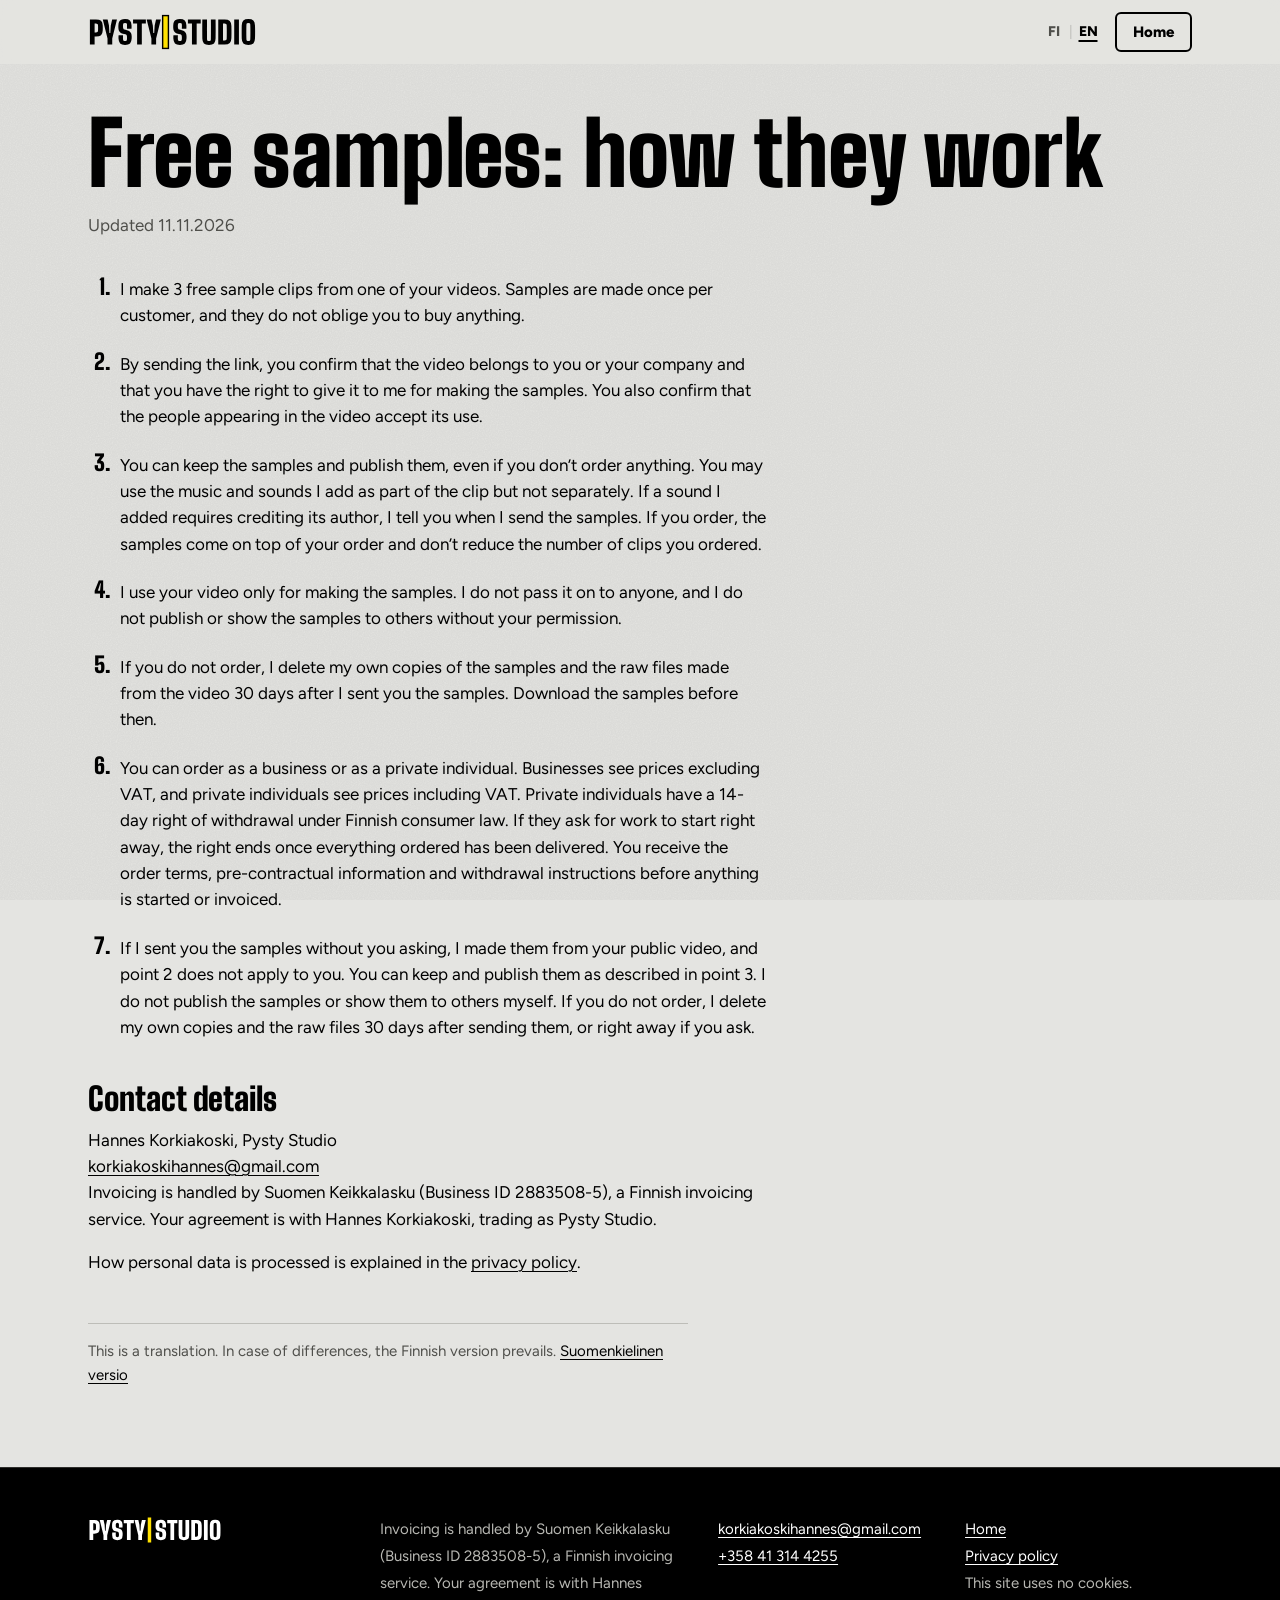
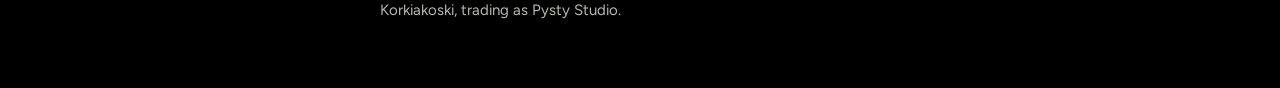
<file: en/samples.html>
<!doctype html>
<html lang="en">
<head>
  <meta charset="utf-8">
  <meta name="viewport" content="width=device-width, initial-scale=1">
  <title>Free samples – Pysty Studio</title>
  <meta name="description" content="Pysty Studio’s free sample clips: what you get, how the samples may be used and when they are deleted.">
  <link rel="canonical" href="https://pystystudio.fi/en/samples.html">
  <meta property="og:type" content="website">
  <meta property="og:site_name" content="Pysty Studio">
  <meta property="og:url" content="https://pystystudio.fi/en/samples.html">
  <meta property="og:title" content="Free samples – Pysty Studio">
  <meta property="og:description" content="Pysty Studio’s free sample clips: what you get, how the samples may be used and when they are deleted.">
  <meta property="og:locale" content="en_US">
  <meta property="og:locale:alternate" content="fi_FI">
  <meta property="og:image" content="https://pystystudio.fi/assets/jakokuva-en.png">
  <meta property="og:image:type" content="image/png">
  <meta property="og:image:width" content="1200">
  <meta property="og:image:height" content="630">
  <meta property="og:image:alt" content="Pysty Studio: Long videos, made vertical. 3 free sample clips.">
  <meta name="twitter:card" content="summary_large_image">
  <meta name="theme-color" content="#000000">
  <link rel="alternate" hreflang="fi" href="https://pystystudio.fi/naytteet.html">
  <link rel="alternate" hreflang="en" href="https://pystystudio.fi/en/samples.html">
  <link rel="alternate" hreflang="x-default" href="https://pystystudio.fi/naytteet.html">
  <link rel="icon" href="../assets/apple-touch-icon.png" type="image/png" sizes="180x180">
  <link rel="icon" href="../assets/favicon.svg" type="image/svg+xml">
  <link rel="apple-touch-icon" href="../assets/apple-touch-icon.png">
  <link rel="preconnect" href="https://fonts.googleapis.com">
  <link rel="preconnect" href="https://fonts.gstatic.com" crossorigin>
  <link rel="stylesheet" href="https://fonts.googleapis.com/css2?family=Big+Shoulders+Display:wght@700..900&family=Figtree:wght@400..900&display=swap">
  <link rel="stylesheet" href="../assets/tyyli.css">
  <!-- Pystyviiva-ilme (käytössä 23.10.2026): luokka ilme-uusi sekä ../assets/ilme-uusi.css ja ilme-uusi.js.
        -->
  <script data-polku="../assets/">
  (function () {
    var h = document.documentElement, s = document.currentScript, p = s.getAttribute('data-polku');
    h.classList.add('ilme-uusi');
    var liike = !(window.matchMedia && window.matchMedia('(prefers-reduced-motion: reduce)').matches);
    if (liike && 'IntersectionObserver' in window) h.classList.add('ilme-animoi');
    if (liike && s.hasAttribute('data-intro') && !location.hash) {
      var nahty = false;
      try { nahty = window.localStorage.getItem('pystystudio-intro') === '1'; } catch (e) { nahty = false; }
      if (/[?&]intro=1(&|$)/.test(location.search)) nahty = false;
      if (!nahty) h.classList.add('intro-tulossa');
    }
    document.write('<link rel="stylesheet" href="' + p + 'ilme-uusi.css"><script src="' + p + 'ilme-uusi.js" defer><\/script>');
  })();
  </script>
  <script src="../assets/sahkoposti.js" defer></script>
</head>
<body>
  <a class="ohituslinkki" href="#content">Skip to content</a>

  <header class="ylapalkki">
    <div class="kehys ylapalkki-sisalto">
      <a class="logo" href="index.html" aria-label="Pysty Studio, home">
        <img src="../assets/logo.svg" alt="Pysty Studio" width="537" height="121">
      </a>
      <nav class="kielet" aria-label="Kieli – Language">
        <a href="../naytteet.html" lang="fi" hreflang="fi" aria-label="FI – suomeksi">FI</a>
        <span class="kielet-vali" aria-hidden="true">|</span>
        <a href="samples.html" lang="en" hreflang="en" aria-current="page" aria-label="EN – in English">EN</a>
      </nav>
      <a class="nappi nappi-toissijainen nappi-pieni" href="index.html">Home</a>
    </div>
  </header>

  <!-- Käännös sivusta naytteet.html (ehdot: 02_sopimukset-ja-laki/2026-10-23_nayte-ehdot.md, osio 1).
       Kohta 6 ja käännösmerkintä ovat Tuomarin tekstejä 23.10.2026. Muutokset suomenkieliseen ensin. -->
  <main id="content" class="kehys seloste">
    <h1>Free samples: how they work</h1>
    <p class="seloste-paiva">Updated 11.11.2026</p>

    <ol class="ehdot">
      <li>I make 3 free sample clips from one of your videos. Samples are made once per customer, and they do not oblige you to buy anything.</li>
      <li>By sending the link, you confirm that the video belongs to you or your company and that you have the right to give it to me for making the samples. You also confirm that the people appearing in the video accept its use.</li>
      <li>You can keep the samples and publish them, even if you don’t order anything. You may use the music and sounds I add as part of the clip but not separately. If a sound I added requires crediting its author, I tell you when I send the samples. If you order, the samples come on top of your order and don’t reduce the number of clips you ordered.</li>
      <li>I use your video only for making the samples. I do not pass it on to anyone, and I do not publish or show the samples to others without your permission.</li>
      <li>If you do not order, I delete my own copies of the samples and the raw files made from the video 30 days after I sent you the samples. Download the samples before then.</li>
      <li>You can order as a business or as a private individual. Businesses see prices excluding VAT, and private individuals see prices including VAT. Private individuals have a 14-day right of withdrawal under Finnish consumer law. If they ask for work to start right away, the right ends once everything ordered has been delivered. You receive the order terms, pre-contractual information and withdrawal instructions before anything is started or invoiced.</li>
      <li>If I sent you the samples without you asking, I made them from your public video, and point 2 does not apply to you. You can keep and publish them as described in point 3. I do not publish the samples or show them to others myself. If you do not order, I delete my own copies and the raw files 30 days after sending them, or right away if you ask.</li>
    </ol>

    <h2>Contact details</h2>
    <p>Hannes Korkiakoski, Pysty Studio<br><a href="mailto:korkiakoskihannes@gmail.com">korkiakoskihannes@gmail.com</a><br>Invoicing is handled by Suomen Keikkalasku (Business ID 2883508-5), a Finnish invoicing service. Your agreement is with Hannes Korkiakoski, trading as Pysty Studio.</p>
    <p>How personal data is processed is explained in the <a href="privacy.html">privacy policy</a>.</p>

    <p class="kaannos-huomio">This is a translation. In case of differences, the Finnish version prevails. <a href="../naytteet.html" lang="fi" hreflang="fi">Suomenkielinen versio</a></p>
  </main>

  <footer class="alapalkki">
    <div class="kehys alapalkki-sisalto">
      <img class="alapalkki-logo" src="../assets/logo-tumma.svg" alt="Pysty Studio" width="537" height="112">
      <p>Invoicing is handled by Suomen Keikkalasku (Business ID 2883508-5), a Finnish invoicing service. Your agreement is with Hannes Korkiakoski, trading as Pysty Studio.</p>
      <p><a href="mailto:korkiakoskihannes@gmail.com">korkiakoskihannes@gmail.com</a><br><a href="tel:+358413144255">+358 41 314 4255</a></p>
      <p><a href="index.html">Home</a><br><a href="privacy.html">Privacy policy</a><br>This site uses no cookies.</p>
    </div>
  </footer>
</body>
</html>
</file>
<file: assets/tyyli.css>
/* Pysty Studio – sivuston tyylit
   Ilme: logokonsepti 4, Pystyviiva (08_brandi/2026-10-23_logo-perustelut.md, osio 4).
   Brändivärit ja fontit ovat heti alla :root-osassa. Logo on tiedostossa assets/logo.svg
   (vaalea pohja) ja assets/logo-tumma.svg (tumma pohja).

   Kontrasti: keltainen ei erotu valkoisesta eikä betonista (1,3:1). Käytä keltaista
   vain mustalla pohjalla, korostuksena mustan tekstin takana tai mustan reunan kanssa. */

:root {
  /* Brändivärit (konsepti 4) */
  --musta: #000000;
  --keltainen: #FFE100;           /* tekstityskeltainen: pystyviiva ja korostus */
  --valkoinen: #FFFFFF;
  --betoni: #E4E4E1;              /* vaalea tausta */

  /* Käyttötarkoitukset */
  --vari-brandi: var(--musta);    /* napit, linkit, numerot */
  --vari-muste: var(--musta);     /* leipäteksti ja otsikot */
  --vari-paperi: var(--betoni);   /* sivun tausta */
  --vari-pinta: var(--valkoinen); /* vaaleat osiot */
  --vari-tumma: var(--musta);     /* tummat osiot ja alapalkki */
  --vari-harmaa: #4F4F4B;         /* toissijainen teksti, 6,4:1 betonilla ja 8,1:1 valkoisella */
  --vari-harmaa-tumma: #B8B8B3;   /* toissijainen teksti mustalla, 10,6:1 */
  --vari-viiva: #BDBDB8;          /* erotinviivat */
  --vari-korostus: var(--keltainen); /* valitut kohdat, hover, pystyviiva */

  --fontti-otsikko: "Big Shoulders Display", "Arial Narrow", "Roboto Condensed", sans-serif;
  --fontti-teksti: "Figtree", system-ui, -apple-system, "Segoe UI", Roboto, sans-serif;
  --fontti-tekstitys: "Figtree", system-ui, -apple-system, "Segoe UI", Roboto, sans-serif;

  /* Esimerkkikuvan podcaststudio */
  --k-seina: #262624;
  --k-rima: #31312E;
  --k-lamppu: var(--keltainen);
  --k-tumma: #000000;
  --k-poyta: #0B0B0A;
  --k-poyta-reuna: #45453F;
  --k-muki: var(--betoni);
  --k-paita-a: var(--betoni);
  --k-paita-b: #FFFFFF;
  --k-iho-a: #E8B48E;
  --k-iho-a-varjo: #D19A74;
  --k-iho-b: #A56E4B;
  --k-iho-b-varjo: #8C5A3B;
  --k-hius-a: #2A1A15;
  --k-pipo: var(--keltainen);
  --k-pipo-varjo: #D9BF00;
  --k-silma: #1A1010;
  --k-suu: #5A2E22;

  --sade-iso: 1.25rem;
  --sade: .375rem;

  /* Liike (28.10.2026): yksi pehmeä hidastuva käyrä kaikkeen käyttöliittymän liikkeeseen, ei pomppua. */
  --ease-ulos: cubic-bezier(.22, 1, .36, 1);
}

/* Perusta */
*, *::before, *::after { box-sizing: border-box; }
html {
  -webkit-text-size-adjust: 100%;
  scroll-behavior: smooth;
  scroll-padding-top: 5rem;
}
body {
  margin: 0;
  background: var(--vari-paperi);
  color: var(--vari-muste);
  font-family: var(--fontti-teksti);
  font-size: 1.0625rem;
  line-height: 1.55;
  text-rendering: optimizeLegibility;
}
img, svg { display: block; max-width: 100%; }
p { margin: 0 0 1em; }
p:last-child { margin-bottom: 0; }
a {
  color: var(--vari-brandi);
  text-decoration-thickness: .08em;
  text-underline-offset: .18em;
}
/* Hover: linkki korostetaan keltaisella kuin tekstityksen sana. Teksti pysyy mustana (16:1). */
a:hover {
  color: var(--musta);
  background-color: var(--vari-korostus);
  text-decoration-color: var(--musta);
}
:focus-visible {
  outline: 3px solid var(--vari-brandi);
  outline-offset: 3px;
  border-radius: 4px;
}
h1, h2 {
  font-family: var(--fontti-otsikko);
  font-weight: 900;
  margin: 0;
  text-wrap: balance;
}
h2 {
  font-size: clamp(2.5rem, 11vw, 4.5rem);
  line-height: .95;
  letter-spacing: 0;
  margin-bottom: 1.25rem;
}
h3 {
  font-size: 1.1875rem;
  font-weight: 800;
  line-height: 1.25;
  margin: 0 0 .4rem;
}
h4 { margin: 0; }

.kehys {
  width: 100%;
  max-width: 75rem;
  margin-inline: auto;
  padding-inline: 1.25rem;
}
.piilotettu {
  position: absolute !important;
  width: 1px; height: 1px;
  overflow: hidden;
  clip: rect(0 0 0 0);
  white-space: nowrap;
}
.svg-maaritykset { position: absolute; width: 0; height: 0; overflow: hidden; }
.ohituslinkki {
  position: absolute;
  left: 1rem; top: -4rem;
  z-index: 20;
  padding: .75rem 1rem;
  background: var(--vari-muste);
  color: #fff;
  border-radius: var(--sade);
  font-weight: 700;
}
.ohituslinkki:focus { top: 1rem; color: #fff; }

/* Napit: musta pohja, hover keltainen. Mustalla pohjalla päinvastoin. */
.nappi {
  display: inline-flex;
  align-items: center;
  justify-content: center;
  min-height: 3.25rem;
  padding: .75rem 1.4rem;
  border: 2px solid var(--musta);
  border-radius: var(--sade);
  font-family: var(--fontti-teksti);
  font-size: 1rem;
  font-weight: 800;
  line-height: 1.2;
  text-decoration: none;
  transition: background-color .15s, color .15s, border-color .15s, transform .25s var(--ease-ulos);
}
.nappi:hover { transform: translateY(-2px); }
.nappi:active { transform: scale(.98); transition-duration: .08s; }
.nappi-ensisijainen { background: var(--musta); color: var(--valkoinen); }
.nappi-ensisijainen:hover { background: var(--keltainen); color: var(--musta); }
.nappi-toissijainen { background: transparent; color: var(--musta); }
.nappi-toissijainen:hover { background: var(--keltainen); color: var(--musta); }
.nappi-kaanteinen { background: var(--keltainen); border-color: var(--keltainen); color: var(--musta); }
.nappi-kaanteinen:hover { background: var(--valkoinen); border-color: var(--valkoinen); color: var(--musta); }
.nappi-pieni { min-height: 2.5rem; padding: .45rem 1rem; font-size: .9375rem; }

/* Yläpalkki */
.ylapalkki {
  position: sticky;
  top: 0;
  z-index: 10;
  background: color-mix(in srgb, var(--vari-paperi) 92%, transparent);
  -webkit-backdrop-filter: blur(10px);
  backdrop-filter: blur(10px);
  transition: background-color .4s var(--ease-ulos);
}
.ylapalkki-sisalto {
  display: flex;
  align-items: center;
  justify-content: space-between;
  gap: .75rem;
  min-height: 4rem;
}
.logo { --logo-k: 1.625rem; display: grid; flex: 0 0 auto; }
.logo:hover { background: none; }
/* Logo (viewBox 536,9 × 121): kirjaimet ovat 2/3 kuvan korkeudesta, pystyviiva koko korkeus. */
/* Kapealla näytöllä logo, kielivalitsin ja nappi mahtuvat samalle riville (375 px). */
.logo img { height: var(--logo-k); width: auto; }
/* Etusivuilla tumma logo on vaalean päällä (sama leveys ja kirjaimet samassa kohdassa), ja ilme-uusi.js vaihtaa niitä. */
.logo img.logo-vaalea,
.logo img.logo-tumma { grid-area: 1 / 1; align-self: center; transition: opacity .3s var(--ease-ulos); }
.logo img.logo-tumma { height: calc(var(--logo-k) * 112 / 121); opacity: 0; }
.paavalikko { display: none; }

/* Kielivalitsin FI | EN. Nykyinen kieli musta ja alleviivattu, toinen harmaa. */
.kielet {
  display: flex;
  align-items: center;
  margin-left: auto;
  font-size: .875rem;
  font-weight: 800;
  line-height: 1;
}
.kielet a {
  display: inline-grid;
  place-items: center;
  min-width: 1.875rem;
  min-height: 2.5rem;
  padding: 0 .25rem;
  border-radius: 3px;
  color: var(--vari-harmaa);
  text-decoration: none;
}
.kielet a[aria-current] {
  color: var(--musta);
  text-decoration: underline;
  text-decoration-thickness: 2px;
  text-underline-offset: .3em;
}
.kielet a:hover { color: var(--musta); background: var(--vari-korostus); }
.kielet-vali { color: var(--vari-viiva); font-weight: 400; }
.ylapalkki-sisalto .kielet + .nappi { margin-left: -.25rem; }

/* Tumma yläpalkki heron päällä (28.10.2026): ilme-uusi.js lisää html-elementtiin luokan ylapalkki-tumma, kun musta hero on
   yläpalkin alla. Musta hero ja palkki ovat silloin yhtä pintaa. Avoin mobiilivalikko on aina vaalea. */
.ylapalkki-tumma:not(.valikko-auki) .ylapalkki { background: color-mix(in srgb, var(--musta) 88%, transparent); }
.ylapalkki-tumma:not(.valikko-auki) .logo-vaalea { opacity: 0; }
.ylapalkki-tumma:not(.valikko-auki) .logo-tumma { opacity: 1; }
.ylapalkki-tumma:not(.valikko-auki) .ylapalkki .kielet a { color: var(--vari-harmaa-tumma); }
.ylapalkki-tumma:not(.valikko-auki) .ylapalkki .kielet a[aria-current] { color: var(--valkoinen); }
.ylapalkki-tumma:not(.valikko-auki) .ylapalkki .kielet a:hover { color: var(--musta); }
.ylapalkki-tumma:not(.valikko-auki) .ylapalkki .kielet-vali { color: #5C5C58; }
.ylapalkki-tumma:not(.valikko-auki) .ylapalkki .paavalikko a { color: var(--valkoinen); }
.ylapalkki-tumma:not(.valikko-auki) .ylapalkki .paavalikko a:hover { color: var(--musta); }
.ylapalkki-tumma:not(.valikko-auki) .ylapalkki .nappi-ensisijainen { background: var(--keltainen); border-color: var(--keltainen); color: var(--musta); }
.ylapalkki-tumma:not(.valikko-auki) .ylapalkki .nappi-ensisijainen:hover { background: var(--valkoinen); border-color: var(--valkoinen); }
.ylapalkki-tumma:not(.valikko-auki) .ylapalkki .valikko-nappi { border-color: var(--valkoinen); color: var(--valkoinen); }
.ylapalkki-tumma:not(.valikko-auki) .ylapalkki .valikko-nappi:hover { background: var(--keltainen); border-color: var(--keltainen); color: var(--musta); }
.ylapalkki-tumma:not(.valikko-auki) .ylapalkki :focus-visible { outline-color: var(--keltainen); }

/* Mobiilivalikko (sivu.js lisää html-elementtiin luokat valikko-kaytossa ja auki ollessa valikko-auki).
   Alle 56em: yläpalkissa logo, Ilmaiset näytteet ja Valikko-nappi. Päävalikko ja kielivalinta avautuvat yläpalkin alle. */
.valikko-nappi,
.paavalikko-kielet { display: none; }
.valikko-kuvake,
.valikko-kuvake::before,
.valikko-kuvake::after {
  display: block;
  width: 1.125rem;
  height: 2px;
  background: currentColor;
}
.valikko-kuvake { position: relative; }
.valikko-kuvake::before,
.valikko-kuvake::after {
  content: "";
  position: absolute;
  left: 0;
  transition: transform .2s ease-out;
}
.valikko-kuvake::before { top: -6px; }
.valikko-kuvake::after { top: 6px; }
.valikko-nappi[aria-expanded="true"] .valikko-kuvake { background: transparent; }
.valikko-nappi[aria-expanded="true"] .valikko-kuvake::before { transform: translateY(6px) rotate(45deg); }
.valikko-nappi[aria-expanded="true"] .valikko-kuvake::after { transform: translateY(-6px) rotate(-45deg); }
@media (max-width: 55.99em) {
  .valikko-kaytossa .ylapalkki .kielet { display: none; }
  .valikko-kaytossa .ylapalkki-sisalto > .nappi-pieni { margin-left: auto; }
  .valikko-kaytossa .valikko-nappi {
    display: inline-grid;
    place-items: center;
    flex: 0 0 auto;
    width: 2.5rem;
    height: 2.5rem;
    padding: 0;
    border: 2px solid var(--musta);
    border-radius: var(--sade);
    background: transparent;
    color: var(--musta);
    cursor: pointer;
  }
  .valikko-kaytossa .valikko-nappi:hover,
  .valikko-auki .valikko-nappi { background: var(--keltainen); }
  .valikko-auki .paavalikko {
    position: absolute;
    top: 100%;
    left: 0;
    right: 0;
    display: flex;
    flex-direction: column;
    max-height: calc(100vh - 4rem);
    max-height: calc(100dvh - 4rem);
    overflow-y: auto;
    padding: .25rem 1.25rem 1.5rem;
    background: var(--vari-paperi);
    border-bottom: 2px solid var(--musta);
  }
  .valikko-auki .paavalikko > a,
  .valikko-auki .paavalikko .paavalikko-tarjous {
    display: block;
    padding-block: .75rem;
    border-bottom: 1px solid var(--vari-viiva);
    color: var(--musta);
    font-family: var(--fontti-otsikko);
    font-size: 2rem;
    font-weight: 900;
    line-height: 1;
    text-decoration: none;
  }
  .valikko-auki .paavalikko-kielet { display: flex; gap: .5rem; margin-top: 1.25rem; }
  .valikko-auki .paavalikko-kielet a {
    display: inline-grid;
    place-items: center;
    min-width: 2.75rem;
    min-height: 2.75rem;
    padding: 0 .5rem;
    border: 2px solid var(--musta);
    border-radius: var(--sade);
    color: var(--musta);
    font-size: .9375rem;
    font-weight: 800;
    text-decoration: none;
  }
  .valikko-auki .paavalikko-kielet a[aria-current] { background: var(--musta); color: var(--valkoinen); }
}

/* Hero */
.hero { padding-block: 2rem 4rem; }
.hero-ruudukko { display: grid; gap: 2.75rem; }
/* Kapealla (alle 64em) otsikko, ingressi ja napit ovat ensin ja liikkuva klippi niiden alla, jotta selitys ja
   näytepainike näkyvät ensimmäisellä ruudulla ja klipin yläosa heti niiden alla (28.10.2026, arvioiden korjaus).
   Tekstin osat ovat suoraan flex-säiliön lapsia (display: contents), ja järjestys tulee order-arvoista. */
@media (max-width: 63.99em) {
  .hero-ruudukko { display: flex; flex-direction: column; gap: 0; }
  .hero-teksti { display: contents; }
  .hero-teksti > * { order: 3; }
  .hero-teksti > .ylaotsake,
  .hero-teksti > h1,
  .hero-teksti > .ingressi,
  .hero-teksti > .toiminnot,
  .hero-teksti > .pienteksti { order: 1; }
  .hero-ruudukko > .demo { order: 2; margin: 2.5rem 0 1.5rem; }
}
/* Puhelimella kehys on pienempi, jotta tekstitys näkyy jo ensimmäisellä ruudulla näytepainikkeen alla (29.10.2026). */
@media (max-width: 35.99em) {
  .hero-ruudukko > .demo { margin-top: 1.5rem; }
  .demo .klippi { width: min(46%, 12rem); }
}
/* Tabletilla (36–64em) puhelin on keskellä aikajanan yläpuolella, ettei oikealle jää tyhjää (29.10.2026). */
@media (min-width: 36em) and (max-width: 63.99em) {
  .hero-ruudukko > .demo .demo-rivi { justify-content: center; }
}
/* Yläotsake H1:n yläpuolella: keltainen pystyviiva mustalla reunalla kuin logossa. */
.ylaotsake {
  display: flex;
  align-items: center;
  gap: .6rem;
  max-width: 30em;
  margin: 0 0 1.1rem;
  font-size: .9375rem;
  font-weight: 800;
  line-height: 1.35;
}
.ylaotsake::before {
  content: "";
  flex: 0 0 auto;
  width: .3rem;
  height: 1.3em;
  background: var(--keltainen);
  box-shadow: 0 0 0 1.5px var(--musta);
}
/* Puhelimessa pienempi (28.10.2026): ennen 23vw, jolloin otsikko vei puolet ensimmäisestä ruudusta. */
h1 {
  font-size: clamp(3.25rem, 15vw, 9.5rem);
  line-height: .88;
  letter-spacing: 0;
  margin-bottom: 1.25rem;
}
h1 span { display: block; }
/* Otsikon perässä ollut keltainen kursori poistettiin 28.10.2026; luokka jää vain rivitykseen. */
.kursori { white-space: nowrap; }
.ingressi {
  font-size: 1.1875rem;
  line-height: 1.5;
  max-width: 33em;
}
.toiminnot {
  display: flex;
  flex-wrap: wrap;
  gap: .75rem;
  margin-top: 1.75rem;
}
.toiminnot .nappi { flex: 1 1 auto; }
@media (min-width: 30em) {
  .toiminnot .nappi { flex: 0 0 auto; }
}
.pienteksti {
  margin-top: .75rem;
  max-width: 36em;
  font-size: .875rem;
  line-height: 1.5;
  color: var(--vari-harmaa);
}
.pienteksti a { color: var(--vari-muste); }
.yhteys .pienteksti { margin-top: 1rem; color: var(--vari-harmaa-tumma); }
.yhteys .pienteksti a { color: var(--valkoinen); }

/* Esimerkkiklippi */
.demo { margin: 0; }
.demo .klippi { margin-left: .4rem; }
.demo-rivi {
  display: flex;
  align-items: flex-end;
  gap: 1rem;
}
.klippi {
  position: relative;
  flex: 0 0 auto;
  width: min(58%, 19rem);
  aspect-ratio: 9 / 16;
  overflow: hidden;
  border-radius: var(--sade-iso);
  background: var(--k-seina);
  box-shadow: 0 0 0 .4rem var(--vari-muste);
  container-type: inline-size;
  /* Taustan lamppu näkyy vain avausefektin koko kuvassa. Rajauksen reunassa siitä jäi keltainen pala (29.10.2026). */
  --k-lamppu: transparent;
}
.klippi-sisalto { position: absolute; inset: 0; }
.klippi .kohtaus {
  position: absolute;
  top: 0;
  left: 0;
  display: block;
  height: 100%;
  width: auto;
  max-width: none;
  aspect-ratio: 16 / 9;
  object-fit: cover;
  /* Kuva on 16:9 ja kehys 9:16: kehyksen leveys on 81/256 kuvan leveydestä.
     translate = 15,82 % – puhujan kohta. Oikea podcastkuva 10.11.2026: A 25 %, B 71 % (piirroksessa 30 % ja 70 %). */
  translate: -9.18% 0;
  scale: 1;
  transform-origin: 25% 38%;
  transition: scale .5s var(--ease-ulos);
}
.klippi-sisalto[data-puhuja="b"] .kohtaus,
.klippi-b .kohtaus {
  translate: -55.18% 0;
  transform-origin: 71% 38%;
}
.klippi-sisalto[data-zoomi="1"] .kohtaus { scale: 1.12; }

.tekstitys {
  position: absolute;
  left: 7%;
  right: 7%;
  /* Tekstitys rinnan korkeudella, ei suun päällä (29.10.2026, laatusäännöt). */
  top: 64%;
  margin: 0;
  color: #fff;
  font-family: var(--fontti-tekstitys);
  font-size: 1.5rem;
  font-size: 11.5cqi;
  font-weight: 900;
  line-height: 1.08;
  text-align: center;
  -webkit-text-stroke: .2em #000;
  paint-order: stroke fill;
  text-shadow: 0 .06em .14em rgba(0, 0, 0, .45);
}
.tekstitys.loppukehote { top: 64%; font-size: 9.5cqi; }
.tekstitys .emoji { -webkit-text-stroke: 0; text-shadow: none; }
.sana { display: inline-block; opacity: 0; }
.sana.nakyy { opacity: 1; animation: pomppu .26s cubic-bezier(.34, 1.56, .64, 1) both; }
.klippi-sisalto-vanha .sana.nakyy { animation: none; }
@keyframes pomppu {
  from { opacity: 0; transform: scale(.6); }
  to { opacity: 1; transform: none; }
}

.demo-sivu {
  flex: 1 1 0;
  min-width: 0;
  max-width: 14rem;
  display: flex;
  flex-direction: column;
  gap: .6rem;
}
.lahde {
  position: relative;
  aspect-ratio: 16 / 9;
  overflow: hidden;
  border-radius: .4rem;
  background: var(--k-seina);
}
.lahde svg { width: 100%; height: 100%; }
.rajain {
  position: absolute;
  top: 0;
  bottom: 0;
  left: 14.18%;
  width: 31.64%;
  border: 2px solid #fff;
  border-radius: 3px;
  box-shadow: 0 0 0 100vmax rgba(0, 0, 0, .6);
}
.demo[data-puhuja="b"] .rajain { left: 54.18%; }
.demo-selite {
  margin: 0;
  font-size: .8125rem;
  line-height: 1.4;
  color: var(--vari-harmaa);
}
.demo-tauko {
  align-self: flex-start;
  margin-top: .75rem;
  padding: .35rem 0;
  border: 0;
  background: none;
  color: var(--vari-brandi);
  font: inherit;
  font-size: .8125rem;
  font-weight: 700;
  text-decoration: underline;
  text-underline-offset: .18em;
  cursor: pointer;
}
.demo-tauko:hover { background: var(--vari-korostus); color: var(--musta); }

/* Aikajana: heron demossa puhelimen alla (28.10.2026). Keltainen kursori on logon pystyviiva, joka kelaa jaksoa (sivu.js). */
.aikajana { margin: 2.25rem 0 0; }
.aikajana-rata { position: relative; }
.aikajana-kursori {
  position: absolute;
  top: -.4rem;
  bottom: -.4rem;
  left: 0;
  width: 3px;
  margin-left: -1.5px;
  border-radius: 2px;
  background: var(--keltainen);
  pointer-events: none;
}
.aikajana-kursori[hidden] { display: none; }
.aikajana-aika {
  position: absolute;
  bottom: 100%;
  left: 50%;
  translate: -50% -.3rem;
  padding: .1rem .4rem;
  border-radius: 3px;
  background: var(--keltainen);
  color: var(--musta);
  font-size: .75rem;
  font-weight: 800;
  font-variant-numeric: tabular-nums;
  line-height: 1.35;
  white-space: nowrap;
}
.aikajana-kohdat rect { transition: opacity .5s var(--ease-ulos); }
.aikajana-kohdat:has(.nyt) rect:not(.nyt) { opacity: .45; }
.aikajana-aalto { width: 100%; height: 3rem; }
.aikajana-kohdat rect {
  fill: var(--vari-korostus);
  stroke: var(--musta);
  stroke-width: 1.5px;
  vector-effect: non-scaling-stroke;
}
.aikajana-puhe { fill: color-mix(in srgb, var(--vari-muste) 22%, transparent); }
.aikajana-valitut { fill: var(--vari-muste); }
.aikajana-ajat {
  display: flex;
  justify-content: space-between;
  margin-top: .4rem;
  font-size: .8125rem;
  font-variant-numeric: tabular-nums;
  color: var(--vari-harmaa);
}
.aikajana figcaption {
  margin-top: .35rem;
  font-size: .875rem;
  font-weight: 600;
  color: var(--vari-muste);
}

/* Osiot */
.osio { padding-block: 4.5rem; }
.osio-tiivis { padding-block: 3.5rem; }
.osio-pinta { background: var(--vari-pinta); }
.johdanto {
  font-size: 1.125rem;
  max-width: 38em;
}

/* Vaiheet */
.vaiheet {
  list-style: none;
  margin: 2.5rem 0 0;
  padding: 0;
  display: grid;
  gap: 2rem;
  counter-reset: vaihe;
}
.vaiheet li {
  counter-increment: vaihe;
  display: grid;
  grid-template-columns: 2.75rem minmax(0, 1fr);
  align-content: start;
  column-gap: 1rem;
  padding-top: 1rem;
  border-top: 2px solid var(--vari-muste);
}
/* Numerot kuin klipin tekstitys: keltainen täyttö ja paksu musta reunus. */
.vaiheet li::before {
  content: counter(vaihe);
  grid-row: span 2;
  font-family: var(--fontti-otsikko);
  font-size: 3.5rem;
  font-weight: 900;
  line-height: .8;
  color: var(--keltainen);
  -webkit-text-stroke: .12em var(--musta);
  paint-order: stroke fill;
}
.vaiheet p { max-width: 30em; }
.vaiheet li > * { grid-column: 2; }

/* Mitä klipeissä on */
.anatomia {
  display: grid;
  gap: 3rem;
  margin-top: 2.5rem;
}
.anatomia-kuva { margin: 0; }
.anatomia .klippi { width: min(70%, 17rem); margin-inline: auto; }
.anatomia .tekstitys { top: 55%; }
.ui-yla {
  position: absolute;
  top: 4.5%;
  left: 30%;
  right: 30%;
  height: 2.6cqi;
  border-radius: 2cqi;
  background: rgba(255, 255, 255, .4);
}
.ui-kuvake {
  position: absolute;
  right: 4%;
  width: 10cqi;
  height: 10cqi;
  border-radius: 50%;
  background: rgba(255, 255, 255, .4);
}
.ui-rivi {
  position: absolute;
  left: 5%;
  height: 2.8cqi;
  border-radius: 2cqi;
  background: rgba(255, 255, 255, .4);
}
.turva-alue {
  position: absolute;
  top: 11%;
  bottom: 20%;
  left: 6%;
  right: 18%;
  border: 2px dashed rgba(255, 255, 255, .8);
  border-radius: .5rem;
}
.merkki {
  position: absolute;
  display: grid;
  place-items: center;
  width: 1.75rem;
  height: 1.75rem;
  border-radius: 50%;
  background: var(--keltainen);
  box-shadow: 0 0 0 2.5px var(--musta);
  color: var(--musta);
  font-size: .875rem;
  font-weight: 800;
  line-height: 1;
}
.merkki-lista { position: static; margin-top: .1rem; }
.ominaisuudet {
  list-style: none;
  margin: 0;
  padding: 0;
  display: grid;
  gap: 1.75rem;
}
.ominaisuudet li {
  display: grid;
  grid-template-columns: 1.75rem minmax(0, 1fr);
  column-gap: 1rem;
  align-items: start;
}
.ominaisuudet p { max-width: 34em; }
/* Tiivis lista ilman numeromerkkejä (28.10.2026): otsikko ja yksi lause, ohut viiva yläpuolella kuten vaiheissa. */
.ominaisuudet-tiivis { margin-top: 2.5rem; gap: 2rem; }
.ominaisuudet-tiivis li { display: block; padding-top: 1rem; border-top: 2px solid var(--vari-muste); }
.ominaisuudet-tiivis h3 { margin-bottom: .35rem; }
@media (min-width: 36em) and (max-width: 55.99em) {
  .ominaisuudet-tiivis { grid-template-columns: repeat(2, minmax(0, 1fr)); }
}
.alaotsikko {
  margin-top: 3rem;
  padding-top: 1rem;
  border-top: 2px solid var(--vari-muste);
  font-family: var(--fontti-otsikko);
  font-size: 2rem;
  font-weight: 900;
  line-height: 1;
}
/* Ääni ja tekniikka: hyöty lihavoituna, tekninen luku sulkeissa harmaana. */
.tekniikka { list-style: none; margin: 1.25rem 0 0; padding: 0; display: grid; gap: 1rem; }
.tekniikka li { position: relative; max-width: 34em; padding-left: 1.1rem; }
.tekniikka li::before {
  content: "";
  position: absolute;
  left: 0;
  top: .2em;
  width: .3rem;
  height: 1.15em;
  background: var(--keltainen);
  box-shadow: 0 0 0 1.5px var(--musta);
}
.tekniikka strong { font-weight: 800; }
.tekninen { color: var(--vari-harmaa); font-weight: 600; }

/* Hinnat */
.hintaryhma { margin-top: 3rem; max-width: 58rem; }
.hintaryhma-otsikko {
  display: flex;
  flex-wrap: wrap;
  align-items: baseline;
  justify-content: space-between;
  gap: .25rem 1.5rem;
  padding-bottom: .75rem;
  border-bottom: 2px solid var(--vari-muste);
}
.hintaryhma-otsikko h3 {
  margin: 0;
  font-family: var(--fontti-otsikko);
  font-size: 2rem;
  font-weight: 900;
  line-height: 1;
}
.hintaryhma-otsikko p { margin: 0; font-size: .9375rem; color: var(--vari-harmaa); }
.hinnasto { list-style: none; margin: 0; padding: 0; }
.hintarivi {
  display: grid;
  grid-template-columns: minmax(0, 1fr) auto;
  gap: .5rem 1.25rem;
  align-items: start;
  padding-block: 1.4rem;
  border-bottom: 1px solid var(--vari-viiva);
}
.hintarivi h4 {
  margin-bottom: .35rem;
  font-size: 1.1875rem;
  font-weight: 800;
  line-height: 1.25;
}
.hintarivi p { max-width: 32em; }
.hinta {
  margin: 0;
  text-align: right;
  white-space: nowrap;
  font-family: var(--fontti-otsikko);
  line-height: 1;
}
.hinta .summa { font-size: 2.75rem; font-weight: 900; }
.hinta .jakso { margin-left: .1em; font-size: 1.5rem; font-weight: 800; }
.hinta .alv {
  display: block;
  margin-top: .4rem;
  font-family: var(--fontti-teksti);
  font-size: .8125rem;
  font-weight: 600;
  color: var(--vari-harmaa);
}
.hinta-huomio { margin-top: 1.5rem; color: var(--vari-harmaa); }
.hinta .kerta {
  display: block;
  max-width: 7.5em;
  margin: .4rem 0 0 auto;
  white-space: normal;
  line-height: 1.25;
  font-family: var(--fontti-teksti);
  font-size: .875rem;
  font-weight: 700;
}
.hinta .kerta + .alv { margin-top: .2rem; }

/* Aloita ilmaisilla näytteillä: musta laatikko hintaosion alussa. Keltainen vain mustalla pohjalla. */
.naytelaatikko {
  max-width: 58rem;
  margin: 1.75rem 0 0;
  padding: 1.5rem 1.25rem;
  border-radius: var(--sade);
  background: var(--vari-tumma);
  color: var(--valkoinen);
}
.naytelaatikko h3 {
  margin: 0 0 1.25rem;
  font-family: var(--fontti-otsikko);
  font-size: clamp(2rem, 9vw, 2.75rem);
  font-weight: 900;
  line-height: 1;
}
.naytevaiheet {
  list-style: none;
  margin: 0;
  padding: 0;
  display: grid;
  gap: 1rem;
  counter-reset: nayte;
}
.naytevaiheet li {
  counter-increment: nayte;
  display: grid;
  grid-template-columns: 1.75rem minmax(0, 1fr);
  column-gap: .75rem;
  align-items: baseline;
  max-width: 40em;
  font-weight: 600;
  line-height: 1.45;
}
.naytevaiheet li::before {
  content: counter(nayte);
  font-family: var(--fontti-otsikko);
  font-size: 2.25rem;
  font-weight: 900;
  line-height: .8;
  color: var(--keltainen);
}
.naytelaatikko-toiminnot {
  display: flex;
  flex-wrap: wrap;
  align-items: center;
  gap: .75rem 1.5rem;
  margin: 1.5rem 0 0;
}
.naytelaatikko a:not(.nappi) { color: var(--valkoinen); font-weight: 700; }
.naytelaatikko a:not(.nappi):hover { color: var(--keltainen); background: none; text-decoration-color: var(--keltainen); }
.naytelaatikko :focus-visible { outline-color: var(--keltainen); }

/* Lupaukset näytelaatikon alla: keltainen pystyviiva mustalla reunalla */
.lupaukset {
  list-style: none;
  margin: 1.5rem 0 2rem;
  padding: 0;
  display: grid;
  gap: .65rem;
  max-width: 58rem;
}
.lupaukset li {
  position: relative;
  padding-left: 1.1rem;
  font-weight: 700;
  line-height: 1.4;
}
.lupaukset li::before {
  content: "";
  position: absolute;
  left: 0;
  top: .1em;
  width: .3rem;
  height: 1.2em;
  background: var(--keltainen);
  box-shadow: 0 0 0 1.5px var(--musta);
}

/* Valuuttavalitsin € EUR | $ USD (assets/valuutta.js). Ilman JavaScriptiä piilossa. */
.valuutta {
  display: flex;
  flex-wrap: wrap;
  align-items: center;
  gap: .5rem .75rem;
  max-width: 58rem;
  margin: 0 0 1.25rem;
}
.valuutta[hidden] { display: none; }
/* Suomenkielisellä etusivulla valuuttavalitsin on hintaosion lopussa (28.10.2026). */
.valuutta-loppu { margin: 2.5rem 0 0; }
.valuutta-otsikko { font-size: .9375rem; font-weight: 700; }
.valuutta-napit {
  display: inline-flex;
  border: 2px solid var(--musta);
  border-radius: var(--sade);
  overflow: hidden;
}
.valuutta-napit button {
  min-height: 2.75rem;
  margin: 0;
  padding: .35rem .95rem;
  border: 0;
  background: transparent;
  color: var(--musta);
  font: inherit;
  font-size: .9375rem;
  font-weight: 800;
  line-height: 1.2;
  cursor: pointer;
}
.valuutta-napit button + button { border-left: 2px solid var(--musta); }
.valuutta-napit button[aria-pressed="true"] { background: var(--keltainen); }
.valuutta-napit button:hover { text-decoration: underline; text-underline-offset: .18em; }
.valuutta-napit button:focus-visible { outline: 3px solid var(--musta); outline-offset: -6px; border-radius: 4px; }
.valuutta-huomio {
  flex-basis: 100%;
  max-width: 40em;
  margin: 0;
  font-size: .875rem;
  line-height: 1.45;
  color: var(--vari-harmaa);
}

/* USD-tilassa iso hinta on dollareina (≈) ja euro näkyy sen alla pienellä. */
.hinta .noin { margin-right: .08em; font-size: .7em; vertical-align: .08em; }
.hinta-eur {
  display: block;
  margin-top: .35rem;
  font-family: var(--fontti-teksti);
  font-size: .875rem;
  font-weight: 700;
}
.hinta-eur[hidden] { display: none; }

/* Hintasäätimet (assets/hinnat.js). Ilman JavaScriptiä .saadin on piilossa ja näkyy oletusporras. */
.saadinrivi > .saadin,
.saadinrivi > .saadin-yhteenveto,
.saadinrivi > .saadin-huomio,
.saadinrivi > .saadin-lisa { grid-column: 1 / -1; }
.saadinrivi > .saadin-lisa { justify-self: start; }
.saadin {
  --kahva: 1.75rem;
  --rata: .875rem;
  display: grid;
  gap: .25rem;
  max-width: 34rem;
  margin-top: .25rem;
}
.saadin[hidden] { display: none; }
.saadin-otsikko {
  display: flex;
  align-items: baseline;
  justify-content: space-between;
  gap: 1rem;
  font-size: .9375rem;
  font-weight: 700;
}
.saadin-arvo {
  font-family: var(--fontti-otsikko);
  font-size: 1.75rem;
  font-weight: 900;
  line-height: 1;
  font-variant-numeric: tabular-nums;
}
.saadin-input {
  --t: 1;
  width: 100%;
  height: 2.75rem;
  margin: 0;
  padding: 0;
  background: transparent;
  cursor: pointer;
  -webkit-appearance: none;
  appearance: none;
}
/* Musta rata, valittu osa keltainen. Kahva keltainen mustalla reunalla. */
.saadin-input::-webkit-slider-runnable-track {
  box-sizing: border-box;
  height: var(--rata);
  border: 2px solid var(--musta);
  border-radius: 999px;
  background: linear-gradient(to right,
    var(--keltainen) calc(var(--kahva) / 2 + (100% - var(--kahva)) * var(--t)),
    var(--musta) 0);
}
.saadin-input::-webkit-slider-thumb {
  width: var(--kahva);
  height: var(--kahva);
  margin-top: calc((var(--rata) - 4px - var(--kahva)) / 2);
  border: 3px solid var(--musta);
  border-radius: 50%;
  background: var(--keltainen);
  -webkit-appearance: none;
  appearance: none;
}
.saadin-input::-moz-range-track {
  height: var(--rata);
  border: 2px solid var(--musta);
  border-radius: 999px;
  background: var(--musta);
  box-sizing: border-box;
}
.saadin-input::-moz-range-progress {
  height: var(--rata);
  border: 2px solid var(--musta);
  border-radius: 999px;
  background: var(--keltainen);
  box-sizing: border-box;
}
.saadin-input::-moz-range-thumb {
  width: var(--kahva);
  height: var(--kahva);
  border: 3px solid var(--musta);
  border-radius: 50%;
  background: var(--keltainen);
  box-sizing: border-box;
}
.saadin-input:focus { outline: none; }
.saadin-input:focus-visible { outline: 3px solid var(--musta); outline-offset: 2px; border-radius: 4px; }
.saadin-input:focus-visible::-webkit-slider-thumb { box-shadow: 0 0 0 3px var(--valkoinen), 0 0 0 6px var(--musta); }
.saadin-input:focus-visible::-moz-range-thumb { box-shadow: 0 0 0 3px var(--valkoinen), 0 0 0 6px var(--musta); }

/* Porrasnumerot säätimen alla, kohdistettu kahvan keskikohtiin */
.portaat {
  position: relative;
  height: 1.75rem;
  margin-inline: calc(var(--kahva) / 2);
  font-size: .9375rem;
  font-weight: 700;
  font-variant-numeric: tabular-nums;
}
.portaat span {
  position: absolute;
  top: .3rem;
  left: calc(var(--i) / (var(--n) - 1) * 100%);
  translate: -50% 0;
  padding: 0 .3rem;
  border-radius: 3px;
  line-height: 1.4;
  cursor: pointer;
}
.portaat span::before {
  content: "";
  position: absolute;
  left: 50%;
  top: -.4rem;
  width: 2px;
  height: .35rem;
  margin-left: -1px;
  background: var(--musta);
}
.portaat span.valittu { background: var(--keltainen); color: var(--musta); }
/* − ja + -napit vivun arvon vieressä (hinnat.js, teeAskelnapit; 29.10.2026). */
.saadin-askel { display: inline-flex; align-items: center; gap: .5rem; }
/* Nappien kanssa otsikkorivi keskitetään pystysuunnassa (ilman nappeja, eli ilman JavaScriptiä, perusviivalle). */
.saadin-otsikko:has(.saadin-askel) { align-items: center; }
.saadin-nappi {
  position: relative;
  width: 2.5rem;
  height: 2.5rem;
  padding: 0;
  border: 2px solid var(--musta);
  border-radius: 50%;
  background: transparent;
  color: var(--musta);
  cursor: pointer;
  touch-action: manipulation;
}
.saadin-nappi::before,
.saadin-nappi[data-suunta="plus"]::after {
  content: "";
  position: absolute;
  left: 50%;
  top: 50%;
  width: 40%;
  height: 2.5px;
  border-radius: 1px;
  background: currentColor;
  translate: -50% -50%;
}
.saadin-nappi[data-suunta="plus"]::after { width: 2.5px; height: 40%; }
.saadin-nappi:hover:not(:disabled) { background: var(--keltainen); }
.saadin-nappi:focus-visible { outline: 3px solid var(--musta); outline-offset: 2px; }
.saadin-nappi:disabled { opacity: .3; cursor: default; }
.apusaadin .saadin-nappi { width: 2.125rem; height: 2.125rem; }
/* Tiheä porrasrivi (Klippaamo 4–64 ja kertaerä 1–50 yhden klipin välein, 29.10.2026): näkyvissä ovat vain avainmäärät
   viivoineen, kapealla data-avain ja leveällä (64em+) myös data-avain-leve. Valittu määrä näkyy aina säätimen yläpuolella. */
.portaat-tiheat span:not([data-avain]):not([data-avain-leve]) { display: none; }
@media (max-width: 63.99em) {
  .portaat-tiheat span[data-avain-leve] { display: none; }
}

.saadin-lisa {
  display: inline-block;
  margin: 0;
  padding: .1rem .45rem;
  border-radius: 3px;
  background: var(--keltainen);
  color: var(--musta);
  font-weight: 800;
}
.saadin-lisa[hidden] { display: none; }
.saadin-yhteenveto {
  margin: 0;
  font-size: .9375rem;
  color: var(--vari-harmaa);
  font-variant-numeric: tabular-nums;
}
.saadin-huomio {
  margin: 0;
  padding-left: .75rem;
  border-left: 3px solid var(--musta);
  font-size: .875rem;
}

/* Klippaamon apusäätimet: videoita kuukaudessa × klippiä per video. Kapealla allekkain, 30em alkaen rinnakkain. */
.apusaatimet {
  display: grid;
  gap: .15rem 1.5rem;
  margin: .25rem 0 .9rem;
  padding: .75rem .9rem .85rem;
  border-radius: var(--sade);
  background: var(--vari-pinta);
}
.apusaatimet[hidden] { display: none; }
/* Laskuri suljettavan otsikon takana (index.html, lisätty 28.10.2026). Merkki on pienempi versio .avattava-osioiden pallosta. */
.apu-avattava { margin: 0 0 .5rem; }
.apu-avattava > summary {
  display: inline-flex;
  align-items: center;
  gap: .6rem;
  min-height: 2.75rem;
  font-size: .9375rem;
  font-weight: 800;
  cursor: pointer;
  list-style: none;
}
.apu-avattava > summary::-webkit-details-marker { display: none; }
.apu-avattava > summary::before {
  content: "";
  flex: 0 0 auto;
  width: 1.5rem;
  height: 1.5rem;
  border-radius: 50%;
  background:
    linear-gradient(var(--musta), var(--musta)) center / .7rem 2px no-repeat,
    linear-gradient(var(--musta), var(--musta)) center / 2px .7rem no-repeat,
    var(--keltainen);
  box-shadow: 0 0 0 2px var(--musta);
}
.apu-avattava[open] > summary::before {
  background:
    linear-gradient(var(--musta), var(--musta)) center / .7rem 2px no-repeat,
    var(--keltainen);
}
.apu-avattava > summary:hover { text-decoration: underline; text-underline-offset: .18em; }
.apu-avattava > .apusaatimet { margin-top: .25rem; }
.apu-otsikko { margin: 0 0 .1rem; font-size: .875rem; font-weight: 800; }
.apusaadin { display: grid; gap: 0; min-width: 0; }
.apusaadin .saadin-otsikko { font-size: .875rem; }
.apusaadin .saadin-arvo { font-size: 1.375rem; }
.apusaadin .saadin-input { height: 2.5rem; }
.apusaadin .portaat { height: 1.5rem; font-size: .8125rem; }
.apusaadin .portaat span { padding: 0 .25rem; }
.apu-tulos { margin-top: .35rem; }
.apu-yhteensa { margin: 0; font-weight: 800; }
.apu-viesti {
  margin: .35rem 0 0;
  padding-left: .65rem;
  border-left: 3px solid var(--musta);
  font-size: .875rem;
  line-height: 1.45;
}
.apu-viesti[hidden] { display: none; }
.apu-viesti a { font-weight: 800; white-space: nowrap; }
@media (min-width: 30em) {
  .apusaatimet { grid-template-columns: minmax(0, 1fr) minmax(0, 1fr); }
  /* Rinnakkain kapeat säätimet: Videoita kuukaudessa -rivillä vain avainnumerot (data-avain), muut portaat viivoina (28.10.2026). */
  .portaat-rinnakkain span:not([data-avain]) { color: transparent; background: none; }
  .apu-otsikko, .apu-tulos { grid-column: 1 / -1; }
}

/* Alustojen valinta (Klippitilin hoito) */
.alustat { margin: .5rem 0 .75rem; padding: 0; border: 0; min-width: 0; }
.alustat legend { padding: 0; margin-bottom: .4rem; font-size: .9375rem; font-weight: 700; }
.alustat-valinnat { display: flex; flex-wrap: wrap; gap: .5rem; }
.valinta {
  display: inline-flex;
  align-items: center;
  gap: .5rem;
  min-height: 2.75rem;
  padding: .35rem .85rem .35rem .65rem;
  border: 2px solid var(--musta);
  border-radius: var(--sade);
  font-size: .9375rem;
  font-weight: 700;
  cursor: pointer;
  user-select: none;
}
.valinta input { width: 1.15rem; height: 1.15rem; margin: 0; accent-color: var(--musta); cursor: pointer; }
.valinta:has(input:checked) { background: var(--keltainen); }
.valinta:has(input:focus-visible) { outline: 3px solid var(--musta); outline-offset: 2px; }
.valinta-huomio { margin: .5rem 0 0; font-size: .875rem; font-weight: 700; }
.valinta-huomio[hidden] { display: none; }

/* Avattavat hintaosiot (Muut palvelut ja Lisäpalvelut). <details> toimii ilman JavaScriptiä.
   Plus-merkki keltaisessa ympyrässä mustalla reunalla; auki ollessa miinus. */
.avattava {
  max-width: 58rem;
  margin-top: 2.5rem;
  border-top: 2px solid var(--vari-muste);
  border-bottom: 2px solid var(--vari-muste);
}
.avattava + .avattava { margin-top: 0; border-top: 0; }
.avattava > summary {
  position: relative;
  display: block;
  padding: 1.15rem 3.5rem 1.15rem 0;
  cursor: pointer;
  list-style: none;
}
.avattava > summary::-webkit-details-marker { display: none; }
.avattava > summary::before,
.avattava > summary::after {
  content: "";
  position: absolute;
  top: 50%;
}
.avattava > summary::before {
  right: .2rem;
  width: 2.25rem;
  height: 2.25rem;
  margin-top: -1.125rem;
  border-radius: 50%;
  background: var(--keltainen);
  box-shadow: 0 0 0 2px var(--musta);
}
.avattava > summary::after {
  right: .825rem;
  width: 1rem;
  height: 1rem;
  margin-top: -.5rem;
  background:
    linear-gradient(var(--musta), var(--musta)) center / 100% 2.5px no-repeat,
    linear-gradient(var(--musta), var(--musta)) center / 2.5px 100% no-repeat;
}
.avattava[open] > summary::after {
  background: linear-gradient(var(--musta), var(--musta)) center / 100% 2.5px no-repeat;
}
.avattava-otsikko {
  display: block;
  font-family: var(--fontti-otsikko);
  font-size: 2rem;
  font-weight: 900;
  line-height: 1;
}
.avattava-selite {
  display: block;
  margin-top: .35rem;
  font-size: .9375rem;
  font-weight: 700;
  line-height: 1.35;
  color: var(--vari-harmaa);
}
.avattava > summary:hover .avattava-otsikko { text-decoration: underline; text-decoration-thickness: .06em; text-underline-offset: .12em; }
.avattava[open] > summary { border-bottom: 1px solid var(--vari-viiva); }
.avattava-johdanto { margin: 1.25rem 0 0; color: var(--vari-harmaa); }
.avattava > .hinnasto > .hintarivi:last-child { border-bottom: 0; }
.avattava > .lisapalvelut { margin-top: 1.5rem; padding-bottom: 2rem; }

/* Lisäpalvelut */
.lisapalvelut {
  display: grid;
  gap: 2.5rem;
  margin-top: 2.5rem;
}
.lisaryhma + .lisaryhma { margin-top: 2.5rem; }
.lisaryhma h3 {
  margin: 0;
  padding-bottom: .6rem;
  border-bottom: 2px solid var(--vari-muste);
  font-family: var(--fontti-otsikko);
  font-size: 1.75rem;
  font-weight: 900;
  line-height: 1;
}
.hinnasto-tiivis .hintarivi {
  grid-template-columns: minmax(0, 1fr) auto;
  padding-block: 1rem;
}
.hinnasto-tiivis .hintarivi h4 {
  margin-bottom: .2rem;
  font-family: var(--fontti-teksti);
  font-size: 1.0625rem;
  line-height: 1.3;
}
.hinnasto-tiivis .hintarivi p { font-size: .9375rem; }
.hinnasto-tiivis .hinta .summa { font-size: 1.75rem; }
.hinnasto-tiivis .hinta .jakso { font-size: 1rem; }

/* Referenssien paikat (vaihda klippeihin, kun luvat on saatu) */
.referenssit {
  list-style: none;
  margin: 2rem 0 0;
  padding: 0;
  display: grid;
  grid-template-columns: repeat(3, minmax(0, 1fr));
  gap: .75rem;
  max-width: 30rem;
}
.referenssi-paikka {
  display: grid;
  place-items: center;
  aspect-ratio: 9 / 16;
  padding: .5rem;
  border: 2px dashed var(--vari-viiva);
  border-radius: var(--sade);
  font-size: .8125rem;
  text-align: center;
  color: var(--vari-harmaa);
}

/* Kuka klipit tekee. Kuvan paikka (.kuka-kuva) on valmiina, mutta kuvaa ei näytetä ennen kuin se on saatu. */
.kuka-sisalto { display: grid; gap: 1.5rem 2.5rem; align-items: center; }
.kuka-sisalto h2 { margin-bottom: 1rem; }
.kuka-kuva {
  width: 9rem;
  height: 9rem;
  object-fit: cover;
  border-radius: 50%;
  box-shadow: 0 0 0 .3rem var(--musta);
}
@media (min-width: 45em) {
  .kuka-sisalto:has(.kuka-kuva) { grid-template-columns: auto minmax(0, 1fr); }
}

/* Avattavat osiot (<details>) avautuvat ja sulkeutuvat pehmeästi selaimissa, jotka osaavat animoida korkeuden
   (interpolate-size, 28.10.2026). Muissa selaimissa ne avautuvat heti kuten ennen. */
@supports (interpolate-size: allow-keywords) {
  :root { interpolate-size: allow-keywords; }
  details::details-content {
    block-size: 0;
    overflow-y: clip;
    transition: block-size .45s var(--ease-ulos), content-visibility .45s allow-discrete;
  }
  details[open]::details-content { block-size: auto; }
}

/* UKK */
.ukk-lista {
  max-width: 48rem;
  margin-top: 2rem;
  border-top: 2px solid var(--vari-muste);
}
.ukk-lista details { border-bottom: 1px solid var(--vari-viiva); }
.ukk-lista summary {
  position: relative;
  padding: 1.1rem 2.5rem 1.1rem 0;
  font-size: 1.125rem;
  font-weight: 800;
  line-height: 1.35;
  cursor: pointer;
  list-style: none;
}
.ukk-lista summary::-webkit-details-marker { display: none; }
.ukk-lista summary::before,
.ukk-lista summary::after {
  content: "";
  position: absolute;
  right: .35rem;
  top: 50%;
  width: 1rem;
  height: 2.5px;
  margin-top: -1px;
  border-radius: 2px;
  background: var(--vari-brandi);
  transition: transform .2s;
}
.ukk-lista summary::after { transform: rotate(90deg); }
.ukk-lista details[open] summary::after { transform: rotate(0deg); }
.ukk-lista details p { max-width: 40em; padding-bottom: 1.25rem; margin: 0; }

/* Yhteys: musta osio, keltainen nappi ja korostus */
.yhteys { background: var(--vari-tumma); color: var(--valkoinen); }
.yhteys h2 { color: var(--valkoinen); }
.yhteys a { color: var(--valkoinen); }
.yhteys a:hover { color: var(--keltainen); background: none; text-decoration-color: var(--keltainen); }
.yhteys a.nappi-kaanteinen { color: var(--musta); margin-top: .5rem; }
.yhteys a.nappi-kaanteinen:hover { color: var(--musta); background: var(--valkoinen); }
.yhteys :focus-visible { outline-color: var(--keltainen); }
.yhteys-puhelin,
.yhteys-vastaus { margin: 1.1rem 0 0; }
.yhteys-puhelin a { font-weight: 800; }
/* Kopioi osoite -nappi mustalla pohjalla (sivu.js): valkoinen reuna, hover keltainen. */
.kopioi-nappi {
  display: flex;
  align-items: center;
  min-height: 2.5rem;
  margin-top: .6rem;
  padding: .4rem 1rem;
  border: 2px solid var(--valkoinen);
  border-radius: var(--sade);
  background: transparent;
  color: var(--valkoinen);
  font: inherit;
  font-size: .9375rem;
  font-weight: 800;
  line-height: 1.2;
  cursor: pointer;
}
.kopioi-nappi[hidden] { display: none; }

/* Sähköpostin valintaikkuna tietokoneella (sahkoposti.js, 28.10.2026). */
.sahkoposti-ikkuna {
  width: min(26rem, calc(100vw - 2rem));
  padding: 1.75rem;
  border: 2px solid var(--musta);
  border-radius: var(--sade-iso);
  background: var(--valkoinen);
  color: var(--musta);
}
.sahkoposti-ikkuna::backdrop { background: rgba(0, 0, 0, .6); }
.sahkoposti-ikkuna h2 { font-size: 2.25rem; line-height: 1; margin: 0 2rem .5rem 0; }
.sahkoposti-ikkuna > p { margin: 0 0 1.25rem; }
.sahkoposti-valinnat { display: grid; gap: .6rem; }
.sahkoposti-valinnat .nappi { width: 100%; justify-content: center; }
.sahkoposti-osoite { display: flex; flex-wrap: wrap; align-items: center; gap: .25rem .75rem; margin: 1.25rem 0 0 !important; font-weight: 700; }
.sahkoposti-ikkuna .kopioi-nappi { margin-top: 0; border-color: var(--musta); color: var(--musta); }
.sahkoposti-sulje {
  position: absolute;
  top: .75rem;
  right: .75rem;
  width: 2.5rem;
  height: 2.5rem;
  border: 0;
  border-radius: var(--sade);
  background: transparent;
  color: var(--musta);
  font-size: 1.75rem;
  line-height: 1;
  cursor: pointer;
}
.sahkoposti-sulje:hover { background: var(--betoni); }
.kopioi-nappi:hover { background: var(--keltainen); border-color: var(--keltainen); color: var(--musta); }
.yhteys-ruudukko { display: grid; gap: 2.5rem; }
.yhteystiedot { margin: 0; display: grid; gap: 1.25rem; }
.yhteystiedot dt { font-size: .875rem; font-weight: 700; opacity: .8; }
.yhteystiedot dd { margin: 0; font-size: 1.125rem; }
.iso-linkki {
  font-family: var(--fontti-otsikko);
  font-size: clamp(2rem, 9vw, 3rem);
  font-weight: 900;
  line-height: 1.05;
  overflow-wrap: anywhere;
}
.iso-linkki[href^="tel:"] { white-space: nowrap; }
/* Tabletilla yhteystiedot ovat kapeassa sarakkeessa: pienempi koko, ettei osoite katkea keskeltä (28.10.2026). */
@media (min-width: 45em) and (max-width: 63.99em) {
  .iso-linkki { font-size: 2rem; }
}
.yhteys-huomio { margin: 0; font-size: .9375rem; opacity: .85; }

/* Alapalkki: musta pohja ja tumma logo (assets/logo-tumma.svg, viewBox 536,9 × 112) */
.alapalkki {
  padding-block: 3rem 4rem;
  border-top: 1px solid #2E2E2C;
  background: var(--vari-tumma);
  font-size: .9375rem;
  color: var(--vari-harmaa-tumma);
}
.alapalkki-sisalto { display: grid; gap: 1.25rem; }
.alapalkki-logo { height: 1.75rem; width: auto; margin-bottom: .5rem; }
.alapalkki p { margin: 0; max-width: 34em; line-height: 1.8; }
.alapalkki a { color: var(--valkoinen); }
.alapalkki a:hover { color: var(--keltainen); background: none; text-decoration-color: var(--keltainen); }
.alapalkki :focus-visible { outline-color: var(--keltainen); }

/* Tietosuojaseloste */
.seloste { padding-block: 3rem 5rem; }
.seloste h1 { font-size: clamp(2.5rem, 12vw, 5.5rem); line-height: .95; margin-bottom: 1rem; }
.seloste h2 { font-size: 2rem; margin: 2.75rem 0 .75rem; }
.seloste p, .seloste ul { max-width: 40em; }
.seloste ul { padding-left: 1.25rem; margin: 0 0 1em; }
.seloste li + li { margin-top: .35rem; }
.seloste-paiva { color: var(--vari-harmaa); }
.seloste ol { max-width: 40em; margin: 2rem 0 1em; padding-left: 1.75rem; }
.ehdot li + li { margin-top: 1rem; }
/* Englanninkielisten ehtojen ja selosteen käännösmerkintä sivun lopussa */
.kaannos-huomio {
  margin-top: 3rem;
  padding-top: 1rem;
  border-top: 1px solid var(--vari-viiva);
  font-size: .9375rem;
  color: var(--vari-harmaa);
}
.kaannos-huomio a { color: var(--vari-muste); }
.ehdot li { padding-left: .25rem; }
/* 404-sivu (404.html): suomi ensin, englanti alla. */
.virhe-koodi {
  margin: 0 0 .5rem;
  font-family: var(--fontti-otsikko);
  font-size: 1.5rem;
  font-weight: 900;
  color: var(--vari-harmaa);
}
.virhe-otsikko span { display: inline; }
.virhe-toiminnot { margin-top: 1.5rem; }
.virhe-en { margin-top: 3.5rem; padding-top: 2rem; border-top: 1px solid var(--vari-viiva); }
.virhe-en h2 { margin-top: 0; }
.ehdot li::marker {
  font-family: var(--fontti-otsikko);
  font-size: 1.375rem;
  font-weight: 900;
}

/* Räätälöity tarjous -painike etusivulla (data-tarjouslinkki) */
.tarjous-kehote {
  display: flex;
  flex-wrap: wrap;
  align-items: center;
  gap: .5rem 1rem;
  max-width: 58rem;
  margin: 0 0 .5rem;
}
.tarjous-kehote span { font-size: .9375rem; color: var(--vari-harmaa); }
.tarjous-kehote + .johdanto { margin-top: 1.25rem; }
.tarjous-kehote-loppu { margin-top: 3rem; }

/* Pakettikortit etusivulla (28.10.2026): kolme kuukausipakettia ohuella yläviivalla kuten vaiheissa, ei laatikoita. */
.paketit {
  list-style: none;
  margin: 2.5rem 0 0;
  padding: 0;
  display: grid;
  gap: 2rem;
  max-width: 58rem;
}
.paketti {
  display: flex;
  flex-direction: column;
  gap: .4rem;
  padding-top: 1rem;
  border-top: 2px solid var(--vari-muste);
}
.paketti h3 { font-family: var(--fontti-otsikko); font-size: 2.25rem; font-weight: 900; line-height: 1; margin: 0; }
.paketti-kuvaus { margin: 0; max-width: 22em; }
.paketti .hinta { margin: .5rem 0 0; text-align: left; }
.paketti .hinta .alv { display: block; }
.paketti-klippihinta { margin: 0; font-size: .9375rem; font-weight: 600; }
.paketti-linkki { margin-top: .5rem; font-weight: 800; }
.paketit-muut { max-width: 46em; margin: 2rem 0 0; }
@media (min-width: 45em) {
  .paketit { grid-template-columns: repeat(3, minmax(0, 1fr)); }
  /* Kuvaus kahden rivin korkuiseksi, jotta hinnat ovat samalla korkeudella. */
  .paketti-kuvaus { min-height: 3.2em; }
}
.paavalikko .paavalikko-tarjous { display: none; }

/* Räätälöity tarjous (tarjous.html ja en/quote.html, assets/tarjous.js) */
.tarjous-sivu { padding-block: 3rem 5rem; }
.tarjous-sivu h1 { font-size: clamp(2.5rem, 12vw, 5.5rem); line-height: .95; margin-bottom: 1rem; }
.tarjous-sivu > .johdanto { margin-bottom: 1.5rem; }
.tarjous-ilman-js {
  max-width: 40em;
  padding: 1rem 1.25rem;
  border-left: 4px solid var(--musta);
  background: var(--vari-pinta);
}
.tarjous-ilman-js[hidden] { display: none; }
.tarjous-ruudukko { display: grid; gap: 2.5rem; margin-top: 1.5rem; }
.tarjous-valinnat { min-width: 0; }
.tarjous-alv { margin: 0 0 1.5rem; color: var(--vari-harmaa); }
.tarjous-sivu .valuutta + .valuutta { margin-top: 1rem; }
.tarjous-osio { min-width: 0; margin: 0 0 2.5rem; padding: 0; border: 0; }
.tarjous-osio[hidden] { display: none; }
.tarjous-osio > legend {
  float: left;
  width: 100%;
  padding: 0 0 .6rem;
  border-bottom: 2px solid var(--vari-muste);
  font-family: var(--fontti-otsikko);
  font-size: 1.75rem;
  font-weight: 900;
  line-height: 1;
}
.tarjous-osio > legend + * { clear: both; }
.tarjous-osio-ohje { margin: .75rem 0 0; font-size: .9375rem; color: var(--vari-harmaa); }
/* Kapealla hinta on nimen alla, 40em alkaen oikeassa reunassa. */
.palvelu {
  display: grid;
  grid-template-columns: 1.375rem minmax(0, 1fr);
  gap: .35rem .75rem;
  align-items: start;
  padding-block: 1rem;
  border-bottom: 1px solid var(--vari-viiva);
}
.palvelu > input[type="checkbox"] {
  width: 1.375rem;
  height: 1.375rem;
  margin: .1rem 0 0;
  accent-color: var(--musta);
  cursor: pointer;
}
.palvelu > label { cursor: pointer; }
.palvelu-nimi { display: block; font-size: 1.0625rem; font-weight: 800; line-height: 1.3; }
.palvelu-kuvaus { display: block; margin-top: .15rem; font-size: .9375rem; color: var(--vari-harmaa); }
.palvelu-kuvaus a { color: var(--vari-muste); }
.palvelu-hinta {
  grid-column: 2;
  margin: 0;
  font-size: .9375rem;
  font-weight: 800;
  line-height: 1.35;
  font-variant-numeric: tabular-nums;
}
.palvelu-hinta:empty { display: none; }
.palvelu-asetukset,
.palvelu-huomio { grid-column: 2 / -1; }
.palvelu-asetukset { display: flex; flex-wrap: wrap; align-items: flex-end; gap: .75rem 1rem; }
.palvelu-asetukset .alustat { flex-basis: 100%; margin: 0; }
.palvelu-huomio { margin: 0; font-size: .875rem; font-weight: 700; }
.palvelu-huomio[hidden] { display: none; }
.palvelu-naytteet { grid-template-columns: 1.375rem minmax(0, 1fr); }
.kentta-pieni { display: grid; gap: .25rem; min-width: 0; }
.kentta-pieni label { font-size: .875rem; font-weight: 700; }
.tarjous-sivu select,
.tarjous-sivu input[type="text"],
.tarjous-sivu input[type="email"],
.tarjous-sivu input[type="number"],
.tarjous-sivu textarea {
  max-width: 100%;
  min-height: 2.75rem;
  padding: .45rem .7rem;
  border: 2px solid var(--musta);
  border-radius: var(--sade);
  background: var(--valkoinen);
  color: var(--musta);
  font: inherit;
  font-size: 1rem;
}
.tarjous-sivu select { cursor: pointer; }
.kentta-maara input { width: 6.5rem; }
.kentta { display: grid; gap: .3rem; max-width: 34rem; margin-top: 1rem; }
.kentta label { font-weight: 700; }
.kentta input, .kentta textarea { width: 100%; }
.valinnainen { font-weight: 400; color: var(--vari-harmaa); }

/* Yhteenveto */
.tarjous-yhteenveto {
  align-self: start;
  min-width: 0;
  padding: 1.25rem;
  border: 2px solid var(--musta);
  border-radius: var(--sade);
  background: var(--vari-pinta);
}
.tarjous-yhteenveto[hidden] { display: none; }
.tarjous-yhteenveto h2 { margin-bottom: .75rem; font-size: 2.25rem; }
.tarjous-yhteenveto h3 { margin: 1rem 0 .35rem; font-size: .9375rem; }
.tarjous-yhteenveto ul { display: grid; gap: .45rem; margin: 0; padding: 0; list-style: none; font-size: .9375rem; line-height: 1.4; }
.tarjous-yhteenveto li { display: grid; grid-template-columns: minmax(0, 1fr) auto; gap: .75rem; }
.yhteenveto-hinta { max-width: 9rem; text-align: right; font-weight: 700; font-variant-numeric: tabular-nums; }
.yhteenveto-tyhja { margin: 0; color: var(--vari-harmaa); }
.yhteenveto-summat { display: grid; gap: .75rem; margin: 1.25rem 0 0; padding-top: 1rem; border-top: 2px solid var(--musta); }
.yhteenveto-summat dt { font-weight: 800; }
.yhteenveto-summat dd { margin: 0; font-variant-numeric: tabular-nums; }
.yhteenveto-summat dd span { display: block; }
.yhteenveto-summat dd span + span { font-size: .875rem; color: var(--vari-harmaa); }
.yhteenveto-arvio { margin: 1rem 0; font-weight: 700; }
.tarjous-virhe { margin: 0 0 .75rem; font-weight: 800; }
.tarjous-virhe:empty { display: none; }
.tarjous-laheta { width: 100%; }
.tarjous-yhteenveto .pienteksti { margin-top: .6rem; }
.tarjous-yhteenveto .pienteksti:empty { display: none; }
.tarjous-pitka[hidden] { display: none; }
.tarjous-yhteenveto [data-kopioi] { margin-top: .75rem; }
.tarjous-kopio { width: 100%; margin-top: .5rem; font-size: .875rem; }
.tarjous-kopio[hidden] { display: none; }

/* Mobiilin hintapalkki: näkyy näytön alareunassa, kunnes yhteenveto tulee näkyviin. */
.tarjous-palkki {
  position: sticky;
  bottom: 0;
  z-index: 9;
  display: flex;
  align-items: center;
  justify-content: space-between;
  gap: 1rem;
  padding: .75rem 1.25rem;
  background: var(--musta);
  color: var(--valkoinen);
  font-size: .9375rem;
  transition: opacity .2s, visibility .2s;
}
.tarjous-palkki[hidden] { display: none; }
.tarjous-palkki.piiloon { opacity: 0; visibility: hidden; }
.tarjous-palkki a { display: inline-block; padding-block: .6rem; margin-block: -.6rem; color: var(--valkoinen); font-weight: 800; white-space: nowrap; }
.tarjous-palkki a:hover { color: var(--musta); }
.tarjous-palkki :focus-visible { outline-color: var(--keltainen); }
/* Hintapalkki ei peitä näppäimistöllä kohdistettua kenttää. */
@media (max-width: 63.99em) {
  html:has(.tarjous-palkki:not([hidden])) { scroll-padding-bottom: 5.5rem; }
}

@media (min-width: 40em) {
  .palvelu { grid-template-columns: 1.375rem minmax(0, 1fr) auto; }
  .palvelu-hinta { grid-column: auto; max-width: 11rem; text-align: right; }
}

@media (min-width: 64em) {
  .paavalikko .paavalikko-tarjous { display: inline; }
  .tarjous-ruudukko { grid-template-columns: minmax(0, 1fr) 23rem; column-gap: 3.5rem; }
  .tarjous-yhteenveto { position: sticky; top: 5.5rem; max-height: calc(100vh - 7rem); overflow-y: auto; }
  .tarjous-palkki, .tarjous-palkki[hidden] { display: none; }
}

/* Leveämmät näytöt */
@media (max-width: 29.99em) {
  .ylapalkki .nappi-pieni { padding-inline: .8rem; }
}

/* Hyvin kapealla (alle 360 px) isot hinnat hieman pienempinä, jotta pitkä hinta (esim. ≈ 1 333 $) jättää tilaa otsikolle. */
@media (max-width: 22.49em) {
  .hinta .summa { font-size: 2.375rem; }
  .hinta .jakso { font-size: 1.25rem; }
}
/* Kapealla puhelimella (enintään 384 px) hintarivi on yhtenä sarakkeena: hinta nimen ja kuvauksen alla,
   jotta USD-tilan pitkä hinta (≈ 1 333 $ ja euro alla) ei puristu. Tiiviit lisäpalvelurivit pysyvät kahdessa sarakkeessa. */
@media (max-width: 24em) {
  .hinnasto:not(.hinnasto-tiivis) > .hintarivi { grid-template-columns: minmax(0, 1fr); }
  .hinnasto:not(.hinnasto-tiivis) > .hintarivi > .hinta { text-align: left; }
  .hinnasto:not(.hinnasto-tiivis) > .hintarivi > .hinta .kerta { margin-left: 0; max-width: none; }
}
/* Vaakasuuntainen puhelin: matala näyttö, joten yläpalkki ei jää kiinni yläreunaan. */
@media (max-height: 30em) {
  .ylapalkki { position: static; }
}

@media (min-width: 30em) {
  .demo-rivi { gap: 1.5rem; }
  .ylapalkki-sisalto { gap: 1rem; }
  .logo { --logo-k: 2.125rem; }
}

@media (min-width: 45em) {
  .kehys { padding-inline: 2rem; }
  .yhteys-ruudukko { grid-template-columns: minmax(0, 1.2fr) minmax(0, 1fr); align-items: end; column-gap: 4rem; }
  .yhteys-huomio { grid-column: 1 / -1; }
  .alapalkki-sisalto { grid-template-columns: 1.2fr 1.4fr 1fr 1fr; align-items: start; }
}

/* Tabletilla (45–64em) neljä saraketta oli liian ahdas: logo omalle rivilleen ja tekstit kolmeen sarakkeeseen (29.10.2026). */
@media (min-width: 45em) and (max-width: 63.99em) {
  .alapalkki-sisalto { grid-template-columns: 1.6fr 1fr 1fr; }
  .alapalkki-logo { grid-column: 1 / -1; }
}

@media (min-width: 56em) {
  .paavalikko { display: flex; gap: 1.75rem; margin-left: auto; margin-right: .5rem; }
  .paavalikko + .kielet { margin-left: 0; margin-right: .5rem; }
  .paavalikko a {
    color: var(--vari-muste);
    font-size: .9375rem;
    font-weight: 700;
    text-decoration: none;
    white-space: nowrap;
    padding: .5rem .375rem;
    margin-inline: -.375rem;
  }
  .paavalikko a:hover { color: var(--musta); background: var(--vari-korostus); text-decoration: underline; }
  .logo { --logo-k: 2.375rem; }
  .osio { padding-block: 7rem; }
  .osio-tiivis { padding-block: 4.5rem; }
  .vaiheet { grid-template-columns: repeat(3, minmax(0, 1fr)); gap: 2.5rem; }
  .ominaisuudet-tiivis { grid-template-columns: repeat(4, minmax(0, 1fr)); gap: 2.5rem; }
  .vaiheet li { grid-template-columns: minmax(0, 1fr); }
  .vaiheet li > * { grid-column: auto; }
  .vaiheet li::before { grid-row: auto; margin: .25rem 0 1rem; font-size: 4.5rem; }
  .anatomia { grid-template-columns: minmax(0, 19rem) minmax(0, 1fr); column-gap: 5rem; align-items: start; }
  .anatomia .klippi { width: 100%; }
  .anatomia-kuva { position: sticky; top: 6rem; }
  .hintarivi { grid-template-columns: minmax(0, 1fr) minmax(10rem, auto); padding-block: 1.6rem; }
  .hintarivi h4 { font-family: var(--fontti-otsikko); font-size: 2.25rem; font-weight: 900; line-height: 1; margin-bottom: .5rem; }
  .hinta .summa { font-size: 3.5rem; }
  .lisapalvelut { grid-template-columns: repeat(2, minmax(0, 1fr)); column-gap: 4rem; align-items: start; }
  .naytelaatikko { padding: 2rem; }
  .naytevaiheet { grid-template-columns: repeat(3, minmax(0, 1fr)); gap: 2rem; }
  .naytevaiheet li { grid-template-columns: minmax(0, 1fr); }
  .naytevaiheet li::before { margin-bottom: .6rem; font-size: 3rem; }
  .avattava-otsikko { font-size: 2.25rem; }
}

/* Räätälöity tarjous tulee valikkoon 64em:stä alkaen. Kapeimmilla tietokoneleveyksillä välit ovat pienemmät, jotta
   linkit mahtuvat yhdelle riville (29.10.2026, kun Klipit vaihtui Mitä saat -linkiksi). */
@media (min-width: 64em) and (max-width: 71.99em) {
  .paavalikko { gap: 1.125rem; }
}

@media (min-width: 64em) {
  .kehys { padding-inline: 3rem; }
  .hero { padding-block: 3.5rem 5rem; }
  .hero-ruudukko {
    grid-template-columns: minmax(0, 1.15fr) minmax(0, 1fr);
    align-items: center;
    column-gap: 4rem;
  }
  .klippi { width: min(62%, 19rem); }
  .ingressi { font-size: 1.25rem; }
  /* Kahdessa sarakkeessa otsikko skaalataan sarakkeen mukaan, jotta "pystyyn.|" mahtuu. */
  h1 { font-size: clamp(5rem, 14.5vw - 1.5rem, 9.5rem); }
  /* Englanninkielinen otsikko on neljä riviä (Long / videos, / made / vertical.), joten sen koko on 3/4. Silloin se vie
     saman tilan kuin suomenkielisen kolme riviä, ja näytepainike näkyy kannettavalla ilman vieritystä (29.10.2026). */
  h1.otsikko-nelja { font-size: clamp(3.75rem, 10.875vw - 1.125rem, 7.125rem); }
}

@media (prefers-reduced-motion: reduce) {
  html { scroll-behavior: auto; }
  .klippi .kohtaus, .ukk-lista summary::after, .valikko-kuvake::before, .valikko-kuvake::after, .aikajana-kursori { transition: none; }
  .nappi:hover, .nappi:active { transform: none; }
  details::details-content { transition: none; }
  .sana.nakyy { animation: none; }
}

/* ==========================================================================================================
   Teema 11.11.2026: asettelu Hanneksen ChatGPT-luonnoksista (00_saapuneet/2026-11-11_chatgpt-teema-*.png,
   tavoitekuvat 24458d67 työpöytä ja 866ae6bd mobiili). Hanneksen linja: "nykyisen värit ja teema kans pysyisi mutta
   sisältö ei muutu". Siksi värit, fontit ja tekstit ovat ennallaan. Luonnoksista on otettu vain asettelu:
   - Työpöytä: vasemmalla otsikko, ingressi ja näytepainike. Keskellä vaakajakso (keltainen 9:16-rajain hyppää
     puhujaan, sivu.js) ja sen alla play/tauko-nappi ja aaltomuoto. Oikealla pystyklippi.
   - Mobiili: otsikko, jakso ja pystyklippi rinnakkain, aaltomuoto, ingressi, napit ja "Saat pitää…".
   - Heron alla rivi Kertaerä | Kuukausipaketti nuolipainikkeilla (hintakorttien nykyiset tekstit, linkit kortteihin).
   Vanha versio: 99_arkisto/2026-11-11_verkkosivu-ennen-teemaa/.
   ========================================================================================================== */
:root { --sade-paneeli: 1rem; }

/* Näytepainike: luonnoksen tapaan isompi ja nuoli perässä. */
.nuoli { width: 1.3em; height: 1.3em; flex: 0 0 auto; }
.hero .toiminnot .nappi-ensisijainen { gap: .7rem; }
.hero .toiminnot .nappi-ensisijainen .nuoli { transition: transform .3s var(--ease-ulos); }
.hero .toiminnot .nappi-ensisijainen:hover .nuoli { transform: translateX(.2em); }

/* Demo: jakso, aaltomuoto ja pystyklippi */
.hero .demo {
  display: grid;
  grid-template-columns: auto minmax(0, 1fr) auto;
  grid-template-areas: "jakso jakso klippi" "tauko aikajana klippi";
  grid-template-rows: auto 1fr;
  column-gap: 1.25rem;
  align-items: start;
}
.demo-jakso { grid-area: jakso; min-width: 0; }
.hero .demo > .demo-rivi { grid-area: klippi; display: block; }
.hero .demo > .aikajana { grid-area: aikajana; margin-top: 1.75rem; min-width: 0; }
.hero .demo > .demo-tauko { grid-area: tauko; }
.hero .demo .klippi {
  width: clamp(10rem, 17vw, 15rem);
  margin: 0;
  border-radius: var(--sade-paneeli);
  cursor: pointer;
}
.ilme-uusi .hero .demo .klippi { box-shadow: none; }
.demo-nimi {
  margin: 0 0 .6rem;
  font-size: .875rem;
  font-weight: 800;
  line-height: 1.3;
}
.hero .lahde {
  border-radius: var(--sade-paneeli);
  background: #1A1A18;
  box-shadow: none;
}
.lahde-video {
  position: absolute;
  inset: 0;
  z-index: 0;
  display: block;
  width: 100%;
  height: 100%;
  object-fit: cover;
}
/* Rajain: 9:16-alue (31,64 % jakson leveydestä) puhujan kohdalla, kuten klipin rajaus (A 25 %, B 71 %). */
.hero .rajain {
  z-index: 1;
  left: 9.18%;
  border: 3px solid var(--keltainen);
  border-radius: .55rem;
  /* Himmennys rajauksen ulkopuolelle ääriviivalla: box-shadow ei piirtynyt videon päälle (11.11.2026). */
  box-shadow: none;
  outline: 100vmax solid rgba(0, 0, 0, .55);
  transition: left .55s var(--ease-ulos);
}
.hero .demo[data-puhuja="b"] .rajain { left: 55.18%; }

/* Play/tauko: keltainen neliö aaltomuodon vasemmalla puolella (teksti ruudunlukijalle). */
.hero .demo-tauko {
  display: grid;
  place-items: center;
  width: 3rem;
  height: 3rem;
  margin: 2.55rem 0 0;
  padding: 0;
  border: 0;
  border-radius: .55rem;
  background: var(--keltainen);
  color: var(--musta);
  cursor: pointer;
  transition: background-color .2s;
}
.hero .demo-tauko[hidden] { display: none; }
.hero .demo-tauko:hover { background: var(--keltainen); color: var(--musta); }
.ilme-uusi .hero .demo-tauko,
.ilme-uusi .hero .demo-tauko:hover { color: var(--musta); border-radius: .55rem; }
.demo-tauko-kuvake { position: relative; display: block; width: 1rem; height: 1.1rem; }
/* Soi: tauko-merkki (kaksi palkkia). */
.demo-tauko-kuvake::before,
.demo-tauko-kuvake::after {
  content: "";
  position: absolute;
  top: 0;
  bottom: 0;
  width: .32rem;
  border-radius: 1px;
  background: currentColor;
}
.demo-tauko-kuvake::before { left: .05rem; }
.demo-tauko-kuvake::after { right: .05rem; }
/* Tauolla tai lopussa: play-merkki (kolmio). */
.demo:is([data-tila="tauko"], [data-tila="loppu"]) .demo-tauko-kuvake::after { display: none; }
.demo:is([data-tila="tauko"], [data-tila="loppu"]) .demo-tauko-kuvake::before {
  left: .15rem;
  width: 0;
  height: 0;
  border-style: solid;
  border-width: .55rem 0 .55rem .9rem;
  border-color: transparent transparent transparent currentColor;
  border-radius: 0;
  background: none;
}
/* Pysäytettynä klipin päällä iso play-merkki kuten luonnoksessa. */
.hero .demo .klippi::after {
  content: "";
  position: absolute;
  left: 50%;
  top: 42%;
  z-index: 3;
  width: 4rem;
  height: 4rem;
  translate: -50% -50%;
  border-radius: 50%;
  background: var(--keltainen) url("data:image/svg+xml,%3Csvg xmlns='http://www.w3.org/2000/svg' viewBox='0 0 24 24'%3E%3Cpath d='M9 6.5v11l9-5.5z' fill='%23000'/%3E%3C/svg%3E") center / 60% no-repeat;
  opacity: 0;
  scale: .8;
  pointer-events: none;
  transition: opacity .25s, scale .25s var(--ease-ulos);
}
.hero .demo:is([data-tila="tauko"], [data-tila="loppu"]) .klippi::after { opacity: 1; scale: 1; }

/* Puhelin ja tabletti (alle 64em): luonnoksen järjestys. Otsikko, kuvat, aaltomuoto, ingressi, napit ja "Saat pitää…". */
@media (max-width: 63.99em) {
  .hero-teksti > *,
  .hero-teksti > .ylaotsake,
  .hero-teksti > .ingressi,
  .hero-teksti > .toiminnot,
  .hero-teksti > .pienteksti { order: 3; }
  .hero-teksti > h1 { order: 1; }
  .hero-ruudukko > .demo { order: 2; margin: .75rem 0 2rem; }
}
@media (max-width: 35.99em) {
  .hero .demo {
    grid-template-columns: auto minmax(0, 1fr) 38%;
    column-gap: .75rem;
    grid-template-areas: "jakso jakso klippi" "tauko aikajana aikajana";
  }
  .hero .demo .klippi { width: 100%; border-radius: .75rem; }
  .hero .lahde { border-radius: .75rem; }
  .demo-nimi { font-size: .8125rem; margin-bottom: .45rem; }
  .hero .demo-tauko { width: 2.75rem; height: 2.75rem; }
  .hero .demo .klippi::after { width: 3rem; height: 3rem; }
}
@media (min-width: 36em) and (max-width: 63.99em) {
  .hero .demo .klippi { width: clamp(11rem, 30vw, 15rem); }
}

/* Tietokone: otsikko, ingressi ja napit vasemmalla, kuvat oikealla. */
@media (min-width: 64em) {
  .hero-ruudukko {
    grid-template-columns: minmax(17rem, 24rem) minmax(0, 1fr);
    align-items: center;
    column-gap: 3.5rem;
  }
  .hero h1 { font-size: clamp(4.75rem, 6.6vw, 7rem); margin-bottom: 1.75rem; }
  .hero h1.otsikko-nelja { font-size: clamp(4rem, 5.4vw, 5.75rem); }
  .hero .toiminnot .nappi { flex: 1 1 100%; }
}

/* Rivi Kertaerä | Kuukausipaketti heron alaosassa */
.palveluvalinta { padding-top: 3.5rem; }
.palveluvalinta-lista {
  list-style: none;
  margin: 0;
  padding: 0;
  border-top: 1px solid rgba(255, 255, 255, .28);
}
.palveluvalinta-lista li + li { border-top: 1px solid rgba(255, 255, 255, .28); }
.palveluvalinta-rivi {
  display: grid;
  grid-template-columns: minmax(0, 1fr) auto;
  grid-template-areas: "nimi nuoli" "kuvaus nuoli";
  align-items: center;
  column-gap: 1.25rem;
  row-gap: .3rem;
  padding: 1.25rem 0;
  color: var(--valkoinen);
  text-decoration: none;
}
.palveluvalinta-nimi {
  grid-area: nimi;
  font-family: var(--fontti-otsikko);
  font-size: clamp(2.25rem, 9vw, 3.25rem);
  font-weight: 900;
  line-height: .95;
}
.palveluvalinta-kuvaus {
  grid-area: kuvaus;
  max-width: 30em;
  font-size: .9375rem;
  line-height: 1.45;
  color: var(--vari-harmaa-tumma);
}
.palveluvalinta-nuoli {
  grid-area: nuoli;
  display: grid;
  place-items: center;
  width: 3.25rem;
  height: 3.25rem;
  border-radius: 50%;
  background: var(--keltainen);
  color: var(--musta);
  transition: transform .3s var(--ease-ulos), box-shadow .2s;
}
.palveluvalinta-rivi:hover .palveluvalinta-nuoli,
.palveluvalinta-rivi:focus-visible .palveluvalinta-nuoli { transform: translateX(.3rem); box-shadow: var(--neon-hehku, none); }
.palveluvalinta-rivi:focus-visible { outline: 3px solid var(--keltainen); outline-offset: 4px; border-radius: 4px; }
@media (min-width: 56em) {
  .palveluvalinta-lista { display: grid; grid-template-columns: 1fr 1fr; }
  .palveluvalinta-lista li + li { border-top: 0; border-left: 1px solid rgba(255, 255, 255, .28); padding-left: 2rem; }
  .palveluvalinta-lista li:first-child { padding-right: 2rem; }
  .palveluvalinta-rivi { column-gap: 1.5rem; padding: 1.6rem 0 .5rem; }
  .palveluvalinta-nimi { font-size: clamp(2.5rem, 3.6vw, 3.5rem); }
  .palveluvalinta-kuvaus { font-size: .875rem; }
}

@media (prefers-reduced-motion: reduce) {
  .hero .rajain, .palveluvalinta-nuoli, .hero .toiminnot .nappi-ensisijainen .nuoli, .hero .demo .klippi::after { transition: none; }
}
</file>
